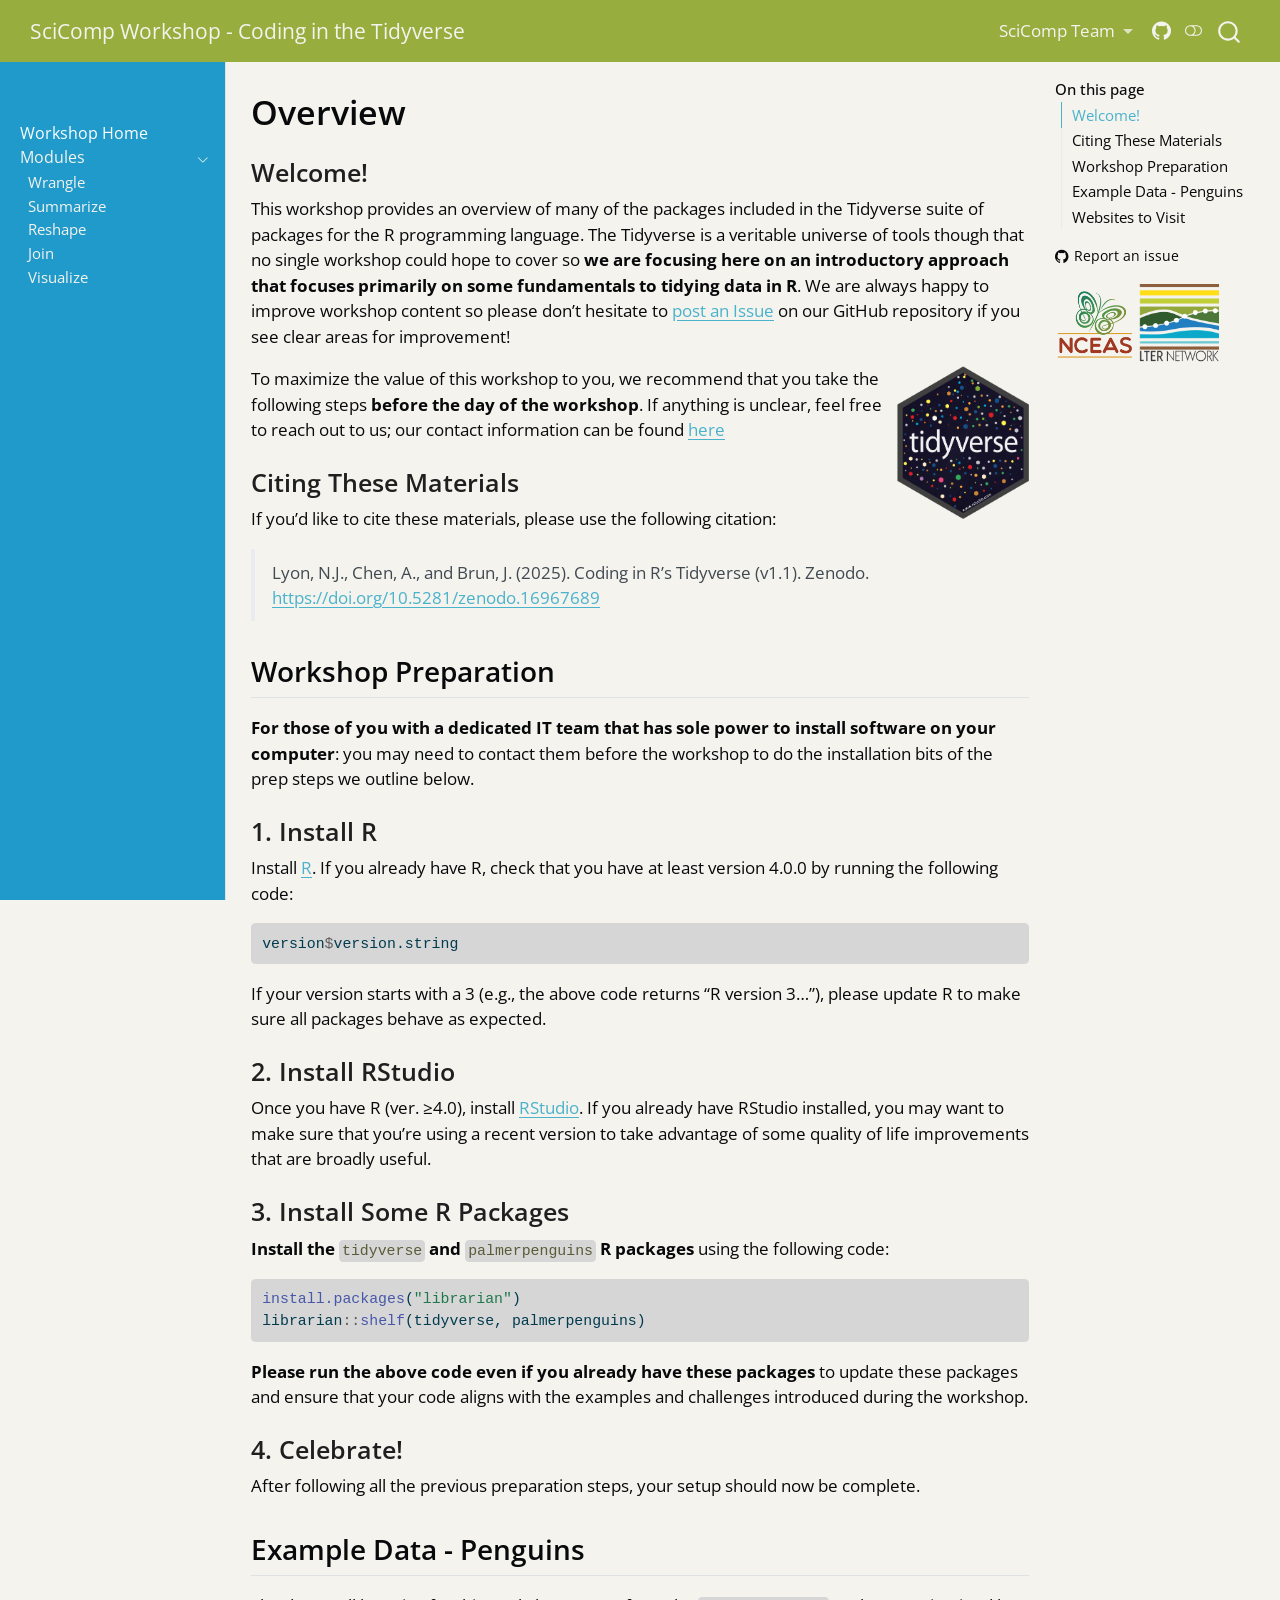
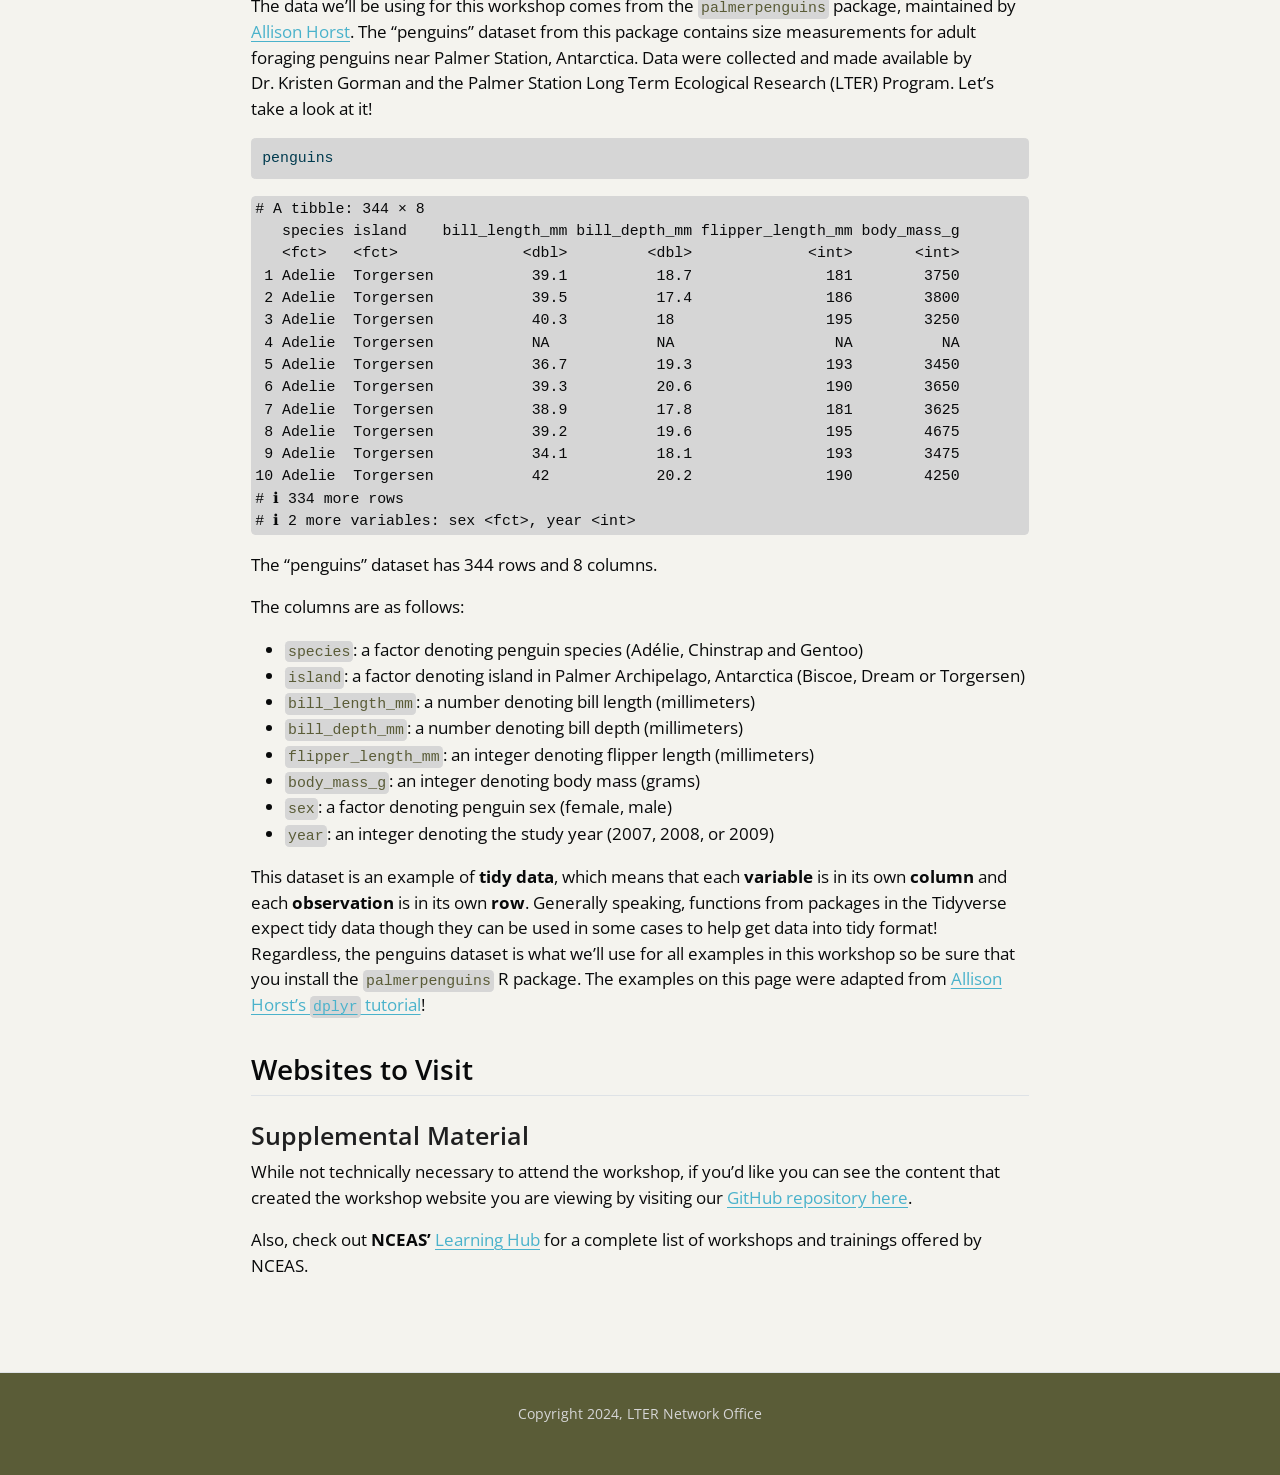
<file: index.html>
<!DOCTYPE html>
<html xmlns="http://www.w3.org/1999/xhtml" lang="en" xml:lang="en"><head>

<meta charset="utf-8">
<meta name="generator" content="quarto-1.10.18">

<meta name="viewport" content="width=device-width, initial-scale=1.0, user-scalable=yes">


<title>Overview – SciComp Workshop - Coding in the Tidyverse</title>
<style>
/* Default styles provided by pandoc.
** See https://pandoc.org/MANUAL.html#variables-for-html for config info.
*/
span.smallcaps{font-variant: small-caps;}
div.columns{display: flex; gap: 1.5em;}
div.column{flex: auto;}
@media screen {
div.columns{gap: min(4vw, 1.5em);}
div.column{overflow-x: auto;}
}
div.hanging-indent{margin-left: 1.5em; text-indent: -1.5em;}
ul.task-list{list-style: none;}
ul.task-list li input[type="checkbox"] {
  width: 0.8em;
  margin: 0 0.8em 0.2em -1em; /* quarto-specific, see https://github.com/quarto-dev/quarto-cli/issues/4556 */ 
  vertical-align: middle;
}
/* CSS for syntax highlighting */
html { -webkit-text-size-adjust: 100%; }
pre > code.sourceCode { white-space: pre; position: relative; }
pre > code.sourceCode > span { display: inline-block; line-height: 1.25; }
pre > code.sourceCode > span:empty { height: 1.2em; }
.sourceCode { overflow: visible; }
code.sourceCode > span { color: inherit; text-decoration: inherit; }
div.sourceCode { margin: 1em 0; }
pre.sourceCode { margin: 0; }
@media screen {
div.sourceCode { overflow: auto; }
}
@media print {
pre > code.sourceCode { white-space: pre-wrap; }
pre > code.sourceCode > span { text-indent: -5em; padding-left: 5em; }
}
pre.numberSource code
  { counter-reset: source-line 0; }
pre.numberSource code > span
  { position: relative; left: -4em; counter-increment: source-line; }
pre.numberSource code > span > a:first-child::before
  { content: counter(source-line);
    position: relative; left: -1em; text-align: right; vertical-align: baseline;
    border: none; display: inline-block;
    -webkit-touch-callout: none; -webkit-user-select: none;
    -khtml-user-select: none; -moz-user-select: none;
    -ms-user-select: none; user-select: none;
    padding: 0 4px; width: 4em;
  }
pre.numberSource { margin-left: 3em;  padding-left: 4px; }
div.sourceCode
  {   }
@media screen {
pre > code.sourceCode > span > a:first-child::before { text-decoration: underline; }
}
</style>


<script src="site_libs/quarto-nav/quarto-nav.js"></script>
<script src="site_libs/quarto-nav/headroom.min.js"></script>
<script src="site_libs/clipboard/clipboard.min.js"></script>
<script src="site_libs/quarto-search/autocomplete.umd.js"></script>
<script src="site_libs/quarto-search/fuse.min.js"></script>
<script src="site_libs/quarto-search/quarto-search.js"></script>
<meta name="quarto:offset" content="./">
<link href="./images/logos/hex_scicomptools.png" rel="icon" type="image/png">
<script src="site_libs/quarto-html/quarto.js" type="module"></script>
<script src="site_libs/quarto-html/tabsets/tabsets.js" type="module"></script>
<script src="site_libs/quarto-html/popper.min.js"></script>
<script src="site_libs/quarto-html/tippy.umd.min.js"></script>
<script src="site_libs/quarto-html/anchor.min.js"></script>
<link href="site_libs/quarto-html/tippy.css" rel="stylesheet">
<link href="site_libs/quarto-html/quarto-syntax-highlighting-64a204ab8560d761af7679ceaba22944.css" rel="stylesheet" class="quarto-color-scheme" id="quarto-text-highlighting-styles">
<link href="site_libs/quarto-html/quarto-syntax-highlighting-dark-b85bc7c33db8c58e0ec93c3465666fed.css" rel="stylesheet" class="quarto-color-scheme quarto-color-alternate" id="quarto-text-highlighting-styles">
<link href="site_libs/quarto-html/quarto-syntax-highlighting-64a204ab8560d761af7679ceaba22944.css" rel="stylesheet" class="quarto-color-scheme-extra" id="quarto-text-highlighting-styles">
<script src="site_libs/bootstrap/bootstrap.min.js"></script>
<link href="site_libs/bootstrap/bootstrap-icons.css" rel="stylesheet">
<link href="site_libs/bootstrap/bootstrap-e203fd712e02d2c1cdf365a28a56f9d6.min.css" rel="stylesheet" append-hash="true" class="quarto-color-scheme" id="quarto-bootstrap" data-mode="light">
<link href="site_libs/bootstrap/bootstrap-dark-60bf092286eb63a1ff808a365e2120e7.min.css" rel="stylesheet" append-hash="true" class="quarto-color-scheme quarto-color-alternate" id="quarto-bootstrap" data-mode="dark">
<link href="site_libs/bootstrap/bootstrap-e203fd712e02d2c1cdf365a28a56f9d6.min.css" rel="stylesheet" append-hash="true" class="quarto-color-scheme-extra" id="quarto-bootstrap" data-mode="light">
<script id="quarto-search-options" type="application/json">{
  "location": "navbar",
  "copy-button": false,
  "collapse-after": 3,
  "panel-placement": "end",
  "type": "overlay",
  "limit": 50,
  "keyboard-shortcut": [
    "f",
    "/",
    "s"
  ],
  "show-item-context": false,
  "language": {
    "search-no-results-text": "No results",
    "search-matching-documents-text": "matching documents",
    "search-copy-link-title": "Copy link to search",
    "search-hide-matches-text": "Hide additional matches",
    "search-more-match-text": "more match in this document",
    "search-more-matches-text": "more matches in this document",
    "search-clear-button-title": "Clear",
    "search-text-placeholder": "",
    "search-detached-cancel-button-title": "Cancel",
    "search-submit-button-title": "Submit",
    "search-label": "Search"
  }
}</script>


<meta name="twitter:title" content="Overview – SciComp Workshop - Coding in the Tidyverse">
<meta name="twitter:description" content="">
<meta name="twitter:image" content="https://lter.github.io/workshop-tidyverse/images/logos/hex_tidyverse.png">
<meta name="twitter:image:alt" content="Hex logo for the Tidyverse R package">
<meta name="twitter:image-height" content="852">
<meta name="twitter:image-width" content="738">
<meta name="twitter:card" content="summary_large_image">
</head>

<body class="nav-sidebar docked nav-fixed quarto-light"><script id="quarto-html-before-body" type="application/javascript">
    const toggleBodyColorMode = (bsSheetEl) => {
      const mode = bsSheetEl.getAttribute("data-mode");
      const bodyEl = window.document.querySelector("body");
      if (mode === "dark") {
        bodyEl.classList.add("quarto-dark");
        bodyEl.classList.remove("quarto-light");
      } else {
        bodyEl.classList.add("quarto-light");
        bodyEl.classList.remove("quarto-dark");
      }
    }
    const toggleBodyColorPrimary = () => {
      const bsSheetEl = window.document.querySelector("link#quarto-bootstrap:not([rel=disabled-stylesheet])");
      if (bsSheetEl) {
        toggleBodyColorMode(bsSheetEl);
      }
    }
    const setColorSchemeToggle = (alternate) => {
      const toggles = window.document.querySelectorAll('.quarto-color-scheme-toggle');
      for (let i=0; i < toggles.length; i++) {
        const toggle = toggles[i];
        if (toggle) {
          if (alternate) {
            toggle.classList.add("alternate");
          } else {
            toggle.classList.remove("alternate");
          }
        }
      }
    };
    const toggleColorMode = (alternate) => {
      // Switch the stylesheets
      const primaryStylesheets = window.document.querySelectorAll('link.quarto-color-scheme:not(.quarto-color-alternate)');
      const alternateStylesheets = window.document.querySelectorAll('link.quarto-color-scheme.quarto-color-alternate');
      manageTransitions('#quarto-margin-sidebar .nav-link', false);
      if (alternate) {
        // note: dark is layered on light, we don't disable primary!
        enableStylesheet(alternateStylesheets);
        for (const sheetNode of alternateStylesheets) {
          if (sheetNode.id === "quarto-bootstrap") {
            toggleBodyColorMode(sheetNode);
          }
        }
      } else {
        disableStylesheet(alternateStylesheets);
        enableStylesheet(primaryStylesheets)
        toggleBodyColorPrimary();
      }
      manageTransitions('#quarto-margin-sidebar .nav-link', true);
      // Switch the toggles
      setColorSchemeToggle(alternate)
      // Hack to workaround the fact that safari doesn't
      // properly recolor the scrollbar when toggling (#1455)
      if (navigator.userAgent.indexOf('Safari') > 0 && navigator.userAgent.indexOf('Chrome') == -1) {
        manageTransitions("body", false);
        window.scrollTo(0, 1);
        setTimeout(() => {
          window.scrollTo(0, 0);
          manageTransitions("body", true);
        }, 40);
      }
    }
    const disableStylesheet = (stylesheets) => {
      for (let i=0; i < stylesheets.length; i++) {
        const stylesheet = stylesheets[i];
        stylesheet.rel = 'disabled-stylesheet';
      }
    }
    const enableStylesheet = (stylesheets) => {
      for (let i=0; i < stylesheets.length; i++) {
        const stylesheet = stylesheets[i];
        if(stylesheet.rel !== 'stylesheet') { // for Chrome, which will still FOUC without this check
          stylesheet.rel = 'stylesheet';
        }
      }
    }
    const manageTransitions = (selector, allowTransitions) => {
      const els = window.document.querySelectorAll(selector);
      for (let i=0; i < els.length; i++) {
        const el = els[i];
        if (allowTransitions) {
          el.classList.remove('notransition');
        } else {
          el.classList.add('notransition');
        }
      }
    }
    const isFileUrl = () => {
      return window.location.protocol === 'file:';
    }
    const hasAlternateSentinel = () => {
      let styleSentinel = getColorSchemeSentinel();
      if (styleSentinel !== null) {
        return styleSentinel === "alternate";
      } else {
        return false;
      }
    }
    const setStyleSentinel = (alternate) => {
      const value = alternate ? "alternate" : "default";
      if (!isFileUrl()) {
        window.localStorage.setItem("quarto-color-scheme", value);
      } else {
        localAlternateSentinel = value;
      }
    }
    const getColorSchemeSentinel = () => {
      if (!isFileUrl()) {
        const storageValue = window.localStorage.getItem("quarto-color-scheme");
        return storageValue != null ? storageValue : localAlternateSentinel;
      } else {
        return localAlternateSentinel;
      }
    }
    const toggleGiscusIfUsed = (isAlternate, darkModeDefault) => {
      const baseTheme = document.querySelector('#giscus-base-theme')?.value ?? 'light';
      const alternateTheme = document.querySelector('#giscus-alt-theme')?.value ?? 'dark';
      let newTheme = '';
      if(authorPrefersDark) {
        newTheme = isAlternate ? baseTheme : alternateTheme;
      } else {
        newTheme = isAlternate ? alternateTheme : baseTheme;
      }
      const changeGiscusTheme = () => {
        // From: https://github.com/giscus/giscus/issues/336
        const sendMessage = (message) => {
          const iframe = document.querySelector('iframe.giscus-frame');
          if (!iframe) return;
          iframe.contentWindow.postMessage({ giscus: message }, 'https://giscus.app');
        }
        sendMessage({
          setConfig: {
            theme: newTheme
          }
        });
      }
      const isGiscussLoaded = window.document.querySelector('iframe.giscus-frame') !== null;
      if (isGiscussLoaded) {
        changeGiscusTheme();
      }
    };
    const authorPrefersDark = false;
    const darkModeDefault = authorPrefersDark;
      document.querySelector('link#quarto-text-highlighting-styles.quarto-color-scheme-extra').rel = 'disabled-stylesheet';
      document.querySelector('link#quarto-bootstrap.quarto-color-scheme-extra').rel = 'disabled-stylesheet';
    let localAlternateSentinel = darkModeDefault ? 'alternate' : 'default';
    // Dark / light mode switch
    window.quartoToggleColorScheme = () => {
      // Read the current dark / light value
      let toAlternate = !hasAlternateSentinel();
      toggleColorMode(toAlternate);
      setStyleSentinel(toAlternate);
      toggleGiscusIfUsed(toAlternate, darkModeDefault);
      window.dispatchEvent(new Event('resize'));
    };
    // Switch to dark mode if need be
    if (hasAlternateSentinel()) {
      toggleColorMode(true);
    } else {
      toggleColorMode(false);
    }
  </script>

<div id="quarto-search-results"></div>
  <header id="quarto-header" class="headroom fixed-top">
    <nav class="navbar navbar-expand-lg " data-bs-theme="dark">
      <div class="navbar-container container-fluid">
      <div class="navbar-brand-container mx-auto">
    <a class="navbar-brand" href="./index.html">
    <span class="navbar-title">SciComp Workshop - Coding in the Tidyverse</span>
    </a>
  </div>
            <div id="quarto-search" class="" title="Search"></div>
          <button class="navbar-toggler" type="button" data-bs-toggle="collapse" data-bs-target="#navbarCollapse" aria-controls="navbarCollapse" role="menu" aria-expanded="false" aria-label="Toggle navigation" onclick="if (window.quartoToggleHeadroom) { window.quartoToggleHeadroom(); }">
  <span class="navbar-toggler-icon"></span>
</button>
          <div class="collapse navbar-collapse" id="navbarCollapse">
            <ul class="navbar-nav navbar-nav-scroll ms-auto">
  <li class="nav-item dropdown ">
    <a class="nav-link dropdown-toggle" href="#" id="nav-menu-scicomp-team" role="link" data-bs-toggle="dropdown" aria-expanded="false">
 <span class="menu-text">SciComp Team</span>
    </a>
    <ul class="dropdown-menu dropdown-menu-end" aria-labelledby="nav-menu-scicomp-team">    
        <li>
    <a class="dropdown-item" href="https://lter.github.io/scicomp/">
 <span class="dropdown-text">Home</span></a>
  </li>  
        <li>
    <a class="dropdown-item" href="https://lter.github.io/scicomp/staff.html">
 <span class="dropdown-text">People</span></a>
  </li>  
    </ul>
  </li>
  <li class="nav-item compact">
    <a class="nav-link" href="https://github.com/lter/workshop-tidyverse"> <i class="bi bi-github" role="img">
</i> 
<span class="menu-text"></span></a>
  </li>  
</ul>
          </div> <!-- /navcollapse -->
            <div class="quarto-navbar-tools">
  <a href="" class="quarto-color-scheme-toggle quarto-navigation-tool  px-1" onclick="window.quartoToggleColorScheme(); return false;" title="Toggle dark mode"><i class="bi"></i></a>
</div>
      </div> <!-- /container-fluid -->
    </nav>
  <nav class="quarto-secondary-nav">
    <div class="container-fluid d-flex">
      <button type="button" class="quarto-btn-toggle btn" data-bs-toggle="collapse" role="button" data-bs-target=".quarto-sidebar-collapse-item" aria-controls="quarto-sidebar" aria-expanded="false" aria-label="Toggle sidebar navigation" onclick="if (window.quartoToggleHeadroom) { window.quartoToggleHeadroom(); }">
        <i class="bi bi-layout-text-sidebar-reverse"></i>
      </button>
        <nav class="quarto-page-breadcrumbs" aria-label="breadcrumb"><ol class="breadcrumb"><li class="breadcrumb-item"><a href="./index.html">Workshop Home</a></li></ol></nav>
        <a class="flex-grow-1" role="navigation" data-bs-toggle="collapse" data-bs-target=".quarto-sidebar-collapse-item" aria-controls="quarto-sidebar" aria-expanded="false" aria-label="Toggle sidebar navigation" onclick="if (window.quartoToggleHeadroom) { window.quartoToggleHeadroom(); }">      
        </a>
      <button type="button" class="btn quarto-search-button" aria-label="Search" onclick="window.quartoOpenSearch();">
        <i class="bi bi-search"></i>
      </button>
    </div>
  </nav>
</header>
<!-- content -->
<div id="quarto-content" class="quarto-container page-columns page-rows-contents page-layout-article page-navbar">
<!-- sidebar -->
  <nav id="quarto-sidebar" class="sidebar collapse collapse-horizontal quarto-sidebar-collapse-item sidebar-navigation docked overflow-auto">
        <div class="mt-2 flex-shrink-0 align-items-center">
        <div class="sidebar-search">
        <div id="quarto-search" class="" title="Search"></div>
        </div>
        </div>
    <div class="sidebar-menu-container"> 
    <ul class="list-unstyled mt-1">
        <li class="sidebar-item">
  <div class="sidebar-item-container"> 
  <a href="./index.html" class="sidebar-item-text sidebar-link active">
 <span class="menu-text">Workshop Home</span></a>
  </div>
</li>
        <li class="sidebar-item sidebar-item-section">
      <div class="sidebar-item-container"> 
            <a class="sidebar-item-text sidebar-link text-start" data-bs-toggle="collapse" data-bs-target="#quarto-sidebar-section-1" role="navigation" aria-expanded="true">
 <span class="menu-text">Modules</span></a>
          <a class="sidebar-item-toggle text-start" data-bs-toggle="collapse" data-bs-target="#quarto-sidebar-section-1" role="navigation" aria-expanded="true" aria-label="Toggle section">
            <i class="bi bi-chevron-right ms-2"></i>
          </a> 
      </div>
      <ul id="quarto-sidebar-section-1" class="collapse list-unstyled sidebar-section depth1 show">  
          <li class="sidebar-item">
  <div class="sidebar-item-container"> 
  <a href="./wrangle.html" class="sidebar-item-text sidebar-link">
 <span class="menu-text">Wrangle</span></a>
  </div>
</li>
          <li class="sidebar-item">
  <div class="sidebar-item-container"> 
  <a href="./summarize.html" class="sidebar-item-text sidebar-link">
 <span class="menu-text">Summarize</span></a>
  </div>
</li>
          <li class="sidebar-item">
  <div class="sidebar-item-container"> 
  <a href="./reshape.html" class="sidebar-item-text sidebar-link">
 <span class="menu-text">Reshape</span></a>
  </div>
</li>
          <li class="sidebar-item">
  <div class="sidebar-item-container"> 
  <a href="./join.html" class="sidebar-item-text sidebar-link">
 <span class="menu-text">Join</span></a>
  </div>
</li>
          <li class="sidebar-item">
  <div class="sidebar-item-container"> 
  <a href="./visualize.html" class="sidebar-item-text sidebar-link">
 <span class="menu-text">Visualize</span></a>
  </div>
</li>
      </ul>
  </li>
    </ul>
    </div>
</nav>
<div id="quarto-sidebar-glass" class="quarto-sidebar-collapse-item" data-bs-toggle="collapse" data-bs-target=".quarto-sidebar-collapse-item"></div>
<!-- margin-sidebar -->
    <div id="quarto-margin-sidebar" class="sidebar margin-sidebar">
        <nav id="TOC" role="doc-toc" class="toc-active">
    <h2 id="toc-title">On this page</h2>
   
  <ul>
  <li><a href="#welcome" id="toc-welcome" class="nav-link active" data-scroll-target="#welcome">Welcome!</a></li>
  <li><a href="#citing-these-materials" id="toc-citing-these-materials" class="nav-link" data-scroll-target="#citing-these-materials">Citing These Materials</a></li>
  <li><a href="#workshop-preparation" id="toc-workshop-preparation" class="nav-link" data-scroll-target="#workshop-preparation">Workshop Preparation</a>
  <ul class="collapse">
  <li><a href="#install-r" id="toc-install-r" class="nav-link" data-scroll-target="#install-r">1. Install R</a></li>
  <li><a href="#install-rstudio" id="toc-install-rstudio" class="nav-link" data-scroll-target="#install-rstudio">2. Install RStudio</a></li>
  <li><a href="#install-some-r-packages" id="toc-install-some-r-packages" class="nav-link" data-scroll-target="#install-some-r-packages">3. Install Some R Packages</a></li>
  <li><a href="#celebrate" id="toc-celebrate" class="nav-link" data-scroll-target="#celebrate">4. Celebrate!</a></li>
  </ul></li>
  <li><a href="#example-data---penguins" id="toc-example-data---penguins" class="nav-link" data-scroll-target="#example-data---penguins">Example Data - Penguins</a></li>
  <li><a href="#websites-to-visit" id="toc-websites-to-visit" class="nav-link" data-scroll-target="#websites-to-visit">Websites to Visit</a>
  <ul class="collapse">
  <li><a href="#supplemental-material" id="toc-supplemental-material" class="nav-link" data-scroll-target="#supplemental-material">Supplemental Material</a></li>
  </ul></li>
  </ul>
<div class="toc-actions"><ul><li><a href="https://github.com/lter/workshop-tidyverse/issues/new" class="toc-action"><i class="bi bi-github"></i>Report an issue</a></li></ul></div></nav>
    <div class="quarto-margin-footer"><div class="margin-footer-item">
<p><img src="images/logos/logo_nceas.png" alt="Logo for the National Center for Ecological Analysis and Synthesis (NCEAS)" width="40%"> <img src="images/logos/logo_lter.png" alt="Logo for the Long Term Ecological Research (LTER) Network" width="40%"></p>
</div></div></div>
<!-- main -->
<main class="content" id="quarto-document-content">


<header id="title-block-header" class="quarto-title-block default">
<div class="quarto-title">
<h1 class="title">Overview</h1>
</div>



<div class="quarto-title-meta">

    
  
    
  </div>
  


</header>


<section id="welcome" class="level3">
<h3 class="anchored" data-anchor-id="welcome">Welcome!</h3>
<p>This workshop provides an overview of many of the packages included in the Tidyverse suite of packages for the R programming language. The Tidyverse is a veritable universe of tools though that no single workshop could hope to cover so <strong>we are focusing here on an introductory approach that focuses primarily on some fundamentals to tidying data in R</strong>. We are always happy to improve workshop content so please don’t hesitate to <a href="https://github.com/lter/workshop-tidyverse/issues">post an Issue</a> on our GitHub repository if you see clear areas for improvement!</p>
<p><img src="images/logos/hex_tidyverse.png" alt="Hex logo for the Tidyverse R package" align="right" width="17%"></p>
<p>To maximize the value of this workshop to you, we recommend that you take the following steps <strong>before the day of the workshop</strong>. If anything is unclear, feel free to reach out to us; our contact information can be found <a href="https://lter.github.io/scicomp/staff.html">here</a></p>
</section>
<section id="citing-these-materials" class="level3">
<h3 class="anchored" data-anchor-id="citing-these-materials">Citing These Materials</h3>
<p>If you’d like to cite these materials, please use the following citation:</p>
<blockquote class="blockquote">
<p>Lyon, N.J., Chen, A., and Brun, J. (2025). Coding in R’s Tidyverse (v1.1). Zenodo. <a href="https://doi.org/10.5281/zenodo.16967689">https://doi.org/10.5281/zenodo.16967689</a></p>
</blockquote>
</section>
<section id="workshop-preparation" class="level2">
<h2 class="anchored" data-anchor-id="workshop-preparation">Workshop Preparation</h2>
<p><strong>For those of you with a dedicated IT team that has sole power to install software on your computer</strong>: you may need to contact them before the workshop to do the installation bits of the prep steps we outline below.</p>
<section id="install-r" class="level3">
<h3 class="anchored" data-anchor-id="install-r">1. Install R</h3>
<p>Install <a href="https://www.r-project.org/">R</a>. If you already have R, check that you have at least version 4.0.0 by running the following code:</p>
<div class="cell">
<div class="code-copy-outer-scaffold"><div class="sourceCode cell-code" id="cb1"><pre class="sourceCode r code-with-copy"><code class="sourceCode r"><span id="cb1-1"><a href="#cb1-1" aria-hidden="true" tabindex="-1"></a>version<span class="sc">$</span>version.string</span></code></pre></div><button title="Copy to Clipboard" class="code-copy-button"><i class="bi"></i></button></div>
</div>
<p>If your version starts with a 3 (e.g., the above code returns “R version 3…”), please update R to make sure all packages behave as expected.</p>
</section>
<section id="install-rstudio" class="level3">
<h3 class="anchored" data-anchor-id="install-rstudio">2. Install RStudio</h3>
<p>Once you have R (ver. ≥4.0), install <a href="https://www.rstudio.com/products/rstudio/download/">RStudio</a>. If you already have RStudio installed, you may want to make sure that you’re using a recent version to take advantage of some quality of life improvements that are broadly useful.</p>
</section>
<section id="install-some-r-packages" class="level3">
<h3 class="anchored" data-anchor-id="install-some-r-packages">3. Install Some R Packages</h3>
<p><strong>Install the <code>tidyverse</code> and <code>palmerpenguins</code> R packages</strong> using the following code:</p>
<div class="cell">
<div class="code-copy-outer-scaffold"><div class="sourceCode cell-code" id="cb2"><pre class="sourceCode r code-with-copy"><code class="sourceCode r"><span id="cb2-1"><a href="#cb2-1" aria-hidden="true" tabindex="-1"></a><span class="fu">install.packages</span>(<span class="st">"librarian"</span>)</span>
<span id="cb2-2"><a href="#cb2-2" aria-hidden="true" tabindex="-1"></a>librarian<span class="sc">::</span><span class="fu">shelf</span>(tidyverse, palmerpenguins)</span></code></pre></div><button title="Copy to Clipboard" class="code-copy-button"><i class="bi"></i></button></div>
</div>
<p><strong>Please run the above code even if you already have these packages</strong> to update these packages and ensure that your code aligns with the examples and challenges introduced during the workshop.</p>
</section>
<section id="celebrate" class="level3">
<h3 class="anchored" data-anchor-id="celebrate">4. Celebrate!</h3>
<p>After following all the previous preparation steps, your setup should now be complete.</p>
</section>
</section>
<section id="example-data---penguins" class="level2">
<h2 class="anchored" data-anchor-id="example-data---penguins">Example Data - Penguins</h2>
<p>The data we’ll be using for this workshop comes from the <code>palmerpenguins</code> package, maintained by <a href="https://allisonhorst.com/">Allison Horst</a>. The “penguins” dataset from this package contains size measurements for adult foraging penguins near Palmer Station, Antarctica. Data were collected and made available by Dr.&nbsp;Kristen Gorman and the Palmer Station Long Term Ecological Research (LTER) Program. Let’s take a look at it!</p>
<div class="cell">
<div class="code-copy-outer-scaffold"><div class="sourceCode cell-code" id="cb3"><pre class="sourceCode r code-with-copy"><code class="sourceCode r"><span id="cb3-1"><a href="#cb3-1" aria-hidden="true" tabindex="-1"></a>penguins</span></code></pre></div><button title="Copy to Clipboard" class="code-copy-button"><i class="bi"></i></button></div>
<div class="cell-output cell-output-stdout">
<pre><code># A tibble: 344 × 8
   species island    bill_length_mm bill_depth_mm flipper_length_mm body_mass_g
   &lt;fct&gt;   &lt;fct&gt;              &lt;dbl&gt;         &lt;dbl&gt;             &lt;int&gt;       &lt;int&gt;
 1 Adelie  Torgersen           39.1          18.7               181        3750
 2 Adelie  Torgersen           39.5          17.4               186        3800
 3 Adelie  Torgersen           40.3          18                 195        3250
 4 Adelie  Torgersen           NA            NA                  NA          NA
 5 Adelie  Torgersen           36.7          19.3               193        3450
 6 Adelie  Torgersen           39.3          20.6               190        3650
 7 Adelie  Torgersen           38.9          17.8               181        3625
 8 Adelie  Torgersen           39.2          19.6               195        4675
 9 Adelie  Torgersen           34.1          18.1               193        3475
10 Adelie  Torgersen           42            20.2               190        4250
# ℹ 334 more rows
# ℹ 2 more variables: sex &lt;fct&gt;, year &lt;int&gt;</code></pre>
</div>
</div>
<p>The “penguins” dataset has 344 rows and 8 columns.</p>
<p>The columns are as follows:</p>
<ul>
<li><code>species</code>: a factor denoting penguin species (Adélie, Chinstrap and Gentoo)</li>
<li><code>island</code>: a factor denoting island in Palmer Archipelago, Antarctica (Biscoe, Dream or Torgersen)</li>
<li><code>bill_length_mm</code>: a number denoting bill length (millimeters)</li>
<li><code>bill_depth_mm</code>: a number denoting bill depth (millimeters)</li>
<li><code>flipper_length_mm</code>: an integer denoting flipper length (millimeters)</li>
<li><code>body_mass_g</code>: an integer denoting body mass (grams)</li>
<li><code>sex</code>: a factor denoting penguin sex (female, male)</li>
<li><code>year</code>: an integer denoting the study year (2007, 2008, or 2009)</li>
</ul>
<p>This dataset is an example of <strong>tidy data</strong>, which means that each <strong>variable</strong> is in its own <strong>column</strong> and each <strong>observation</strong> is in its own <strong>row</strong>. Generally speaking, functions from packages in the Tidyverse expect tidy data though they can be used in some cases to help get data into tidy format! Regardless, the penguins dataset is what we’ll use for all examples in this workshop so be sure that you install the <code>palmerpenguins</code> R package. The examples on this page were adapted from <a href="https://allisonhorst.shinyapps.io/dplyr-learnr/#section-welcome">Allison Horst’s <code>dplyr</code> tutorial</a>!</p>
</section>
<section id="websites-to-visit" class="level2">
<h2 class="anchored" data-anchor-id="websites-to-visit">Websites to Visit</h2>
<section id="supplemental-material" class="level3">
<h3 class="anchored" data-anchor-id="supplemental-material">Supplemental Material</h3>
<p>While not technically necessary to attend the workshop, if you’d like you can see the content that created the workshop website you are viewing by visiting our <a href="https://github.com/lter/workshop-tidyverse">GitHub repository here</a>.</p>
<p>Also, check out <strong>NCEAS’ <a href="https://www.nceas.ucsb.edu/learning-hub">Learning Hub</a></strong> for a complete list of workshops and trainings offered by NCEAS.</p>


</section>
</section>

</main> <!-- /main -->
<script id="quarto-html-after-body" type="application/javascript">
  window.document.addEventListener("DOMContentLoaded", function (event) {
    // Ensure there is a toggle, if there isn't float one in the top right
    if (window.document.querySelector('.quarto-color-scheme-toggle') === null) {
      const a = window.document.createElement('a');
      a.classList.add('top-right');
      a.classList.add('quarto-color-scheme-toggle');
      a.href = "";
      a.onclick = function() { try { window.quartoToggleColorScheme(); } catch {} return false; };
      const i = window.document.createElement("i");
      i.classList.add('bi');
      a.appendChild(i);
      window.document.body.appendChild(a);
    }
    setColorSchemeToggle(hasAlternateSentinel())
    const icon = "";
    const anchorJS = new window.AnchorJS();
    anchorJS.options = {
      placement: 'right',
      icon: icon
    };
    anchorJS.add('.anchored');
    const isCodeAnnotation = (el) => {
      for (const clz of el.classList) {
        if (clz.startsWith('code-annotation-')) {                     
          return true;
        }
      }
      return false;
    }
    const onCopySuccess = function(e) {
      // button target
      const button = e.trigger;
      // don't keep focus
      button.blur();
      // flash "checked"
      button.classList.add('code-copy-button-checked');
      var currentTitle = button.getAttribute("title");
      button.setAttribute("title", "Copied!");
      let tooltip;
      if (window.bootstrap) {
        button.setAttribute("data-bs-toggle", "tooltip");
        button.setAttribute("data-bs-placement", "left");
        button.setAttribute("data-bs-title", "Copied!");
        tooltip = new bootstrap.Tooltip(button, 
          { trigger: "manual", 
            customClass: "code-copy-button-tooltip",
            offset: [0, -8]});
        tooltip.show();    
      }
      setTimeout(function() {
        if (tooltip) {
          tooltip.hide();
          button.removeAttribute("data-bs-title");
          button.removeAttribute("data-bs-toggle");
          button.removeAttribute("data-bs-placement");
        }
        button.setAttribute("title", currentTitle);
        button.classList.remove('code-copy-button-checked');
      }, 1000);
      // clear code selection
      e.clearSelection();
    }
    const getTextToCopy = function(trigger) {
      const outerScaffold = trigger.parentElement.cloneNode(true);
      const codeEl = outerScaffold.querySelector('code');
      for (const childEl of codeEl.children) {
        if (isCodeAnnotation(childEl)) {
          childEl.remove();
        }
      }
      return codeEl.innerText;
    }
    const clipboard = new window.ClipboardJS('.code-copy-button:not([data-in-quarto-modal])', {
      text: getTextToCopy
    });
    clipboard.on('success', onCopySuccess);
    if (window.document.getElementById('quarto-embedded-source-code-modal')) {
      const clipboardModal = new window.ClipboardJS('.code-copy-button[data-in-quarto-modal]', {
        text: getTextToCopy,
        container: window.document.getElementById('quarto-embedded-source-code-modal')
      });
      clipboardModal.on('success', onCopySuccess);
    }
      var localhostRegex = new RegExp(/^(?:http|https):\/\/localhost\:?[0-9]*\//);
      var mailtoRegex = new RegExp(/^mailto:/);
        var filterRegex = new RegExp("https:\/\/lter\.github\.io\/workshop-tidyverse\/");
      var isInternal = (href) => {
          return filterRegex.test(href) || localhostRegex.test(href) || mailtoRegex.test(href);
      }
      // Inspect non-navigation links and adorn them if external
     var links = window.document.querySelectorAll('a[href]:not(.nav-link):not(.navbar-brand):not(.toc-action):not(.sidebar-link):not(.sidebar-item-toggle):not(.pagination-link):not(.no-external):not([aria-hidden]):not(.dropdown-item):not(.quarto-navigation-tool):not(.about-link)');
      for (var i=0; i<links.length; i++) {
        const link = links[i];
        if (!isInternal(link.href)) {
          // undo the damage that might have been done by quarto-nav.js in the case of
          // links that we want to consider external
          if (link.dataset.originalHref !== undefined) {
            link.href = link.dataset.originalHref;
          }
            // target, if specified
            link.setAttribute("target", "_blank");
            if (link.getAttribute("rel") === null) {
              link.setAttribute("rel", "noopener");
            }
        }
      }
    function tippyHover(el, contentFn, onTriggerFn, onUntriggerFn) {
      const config = {
        allowHTML: true,
        maxWidth: 500,
        delay: 100,
        arrow: false,
        appendTo: function(el) {
            return el.parentElement;
        },
        interactive: true,
        interactiveBorder: 10,
        theme: 'quarto',
        placement: 'bottom-start',
      };
      if (contentFn) {
        config.content = contentFn;
      }
      if (onTriggerFn) {
        config.onTrigger = onTriggerFn;
      }
      if (onUntriggerFn) {
        config.onUntrigger = onUntriggerFn;
      }
      window.tippy(el, config); 
    }
    const noterefs = window.document.querySelectorAll('a[role="doc-noteref"]');
    for (var i=0; i<noterefs.length; i++) {
      const ref = noterefs[i];
      tippyHover(ref, function() {
        // use id or data attribute instead here
        let href = ref.getAttribute('data-footnote-href') || ref.getAttribute('href');
        try { href = new URL(href).hash; } catch {}
        const id = href.replace(/^#\/?/, "");
        const note = window.document.getElementById(id);
        if (note) {
          return note.innerHTML;
        } else {
          return "";
        }
      });
    }
    const xrefs = window.document.querySelectorAll('a.quarto-xref');
    const processXRef = (id, note) => {
      // Strip column container classes
      const stripColumnClz = (el) => {
        el.classList.remove("page-full", "page-columns");
        if (el.children) {
          for (const child of el.children) {
            stripColumnClz(child);
          }
        }
      }
      stripColumnClz(note)
      if (id === null || id.startsWith('sec-')) {
        // Special case sections, only their first couple elements
        const container = document.createElement("div");
        if (note.children && note.children.length > 2) {
          container.appendChild(note.children[0].cloneNode(true));
          for (let i = 1; i < note.children.length; i++) {
            const child = note.children[i];
            if (child.tagName === "P" && child.innerText === "") {
              continue;
            } else {
              container.appendChild(child.cloneNode(true));
              break;
            }
          }
          if (window.Quarto?.typesetMath) {
            window.Quarto.typesetMath(container);
          }
          return container.innerHTML
        } else {
          if (window.Quarto?.typesetMath) {
            window.Quarto.typesetMath(note);
          }
          return note.innerHTML;
        }
      } else {
        // Remove any anchor links if they are present
        const anchorLink = note.querySelector('a.anchorjs-link');
        if (anchorLink) {
          anchorLink.remove();
        }
        if (window.Quarto?.typesetMath) {
          window.Quarto.typesetMath(note);
        }
        if (note.classList.contains("callout")) {
          return note.outerHTML;
        } else {
          return note.innerHTML;
        }
      }
    }
    for (var i=0; i<xrefs.length; i++) {
      const xref = xrefs[i];
      tippyHover(xref, undefined, function(instance) {
        instance.disable();
        let url = xref.getAttribute('href');
        let hash = undefined; 
        if (url.startsWith('#')) {
          hash = url;
        } else {
          try { hash = new URL(url).hash; } catch {}
        }
        if (hash) {
          const id = hash.replace(/^#\/?/, "");
          const note = window.document.getElementById(id);
          if (note !== null) {
            try {
              const html = processXRef(id, note.cloneNode(true));
              instance.setContent(html);
            } finally {
              instance.enable();
              instance.show();
            }
          } else {
            // See if we can fetch this
            fetch(url.split('#')[0])
            .then(res => res.text())
            .then(html => {
              const parser = new DOMParser();
              const htmlDoc = parser.parseFromString(html, "text/html");
              const note = htmlDoc.getElementById(id);
              if (note !== null) {
                const html = processXRef(id, note);
                instance.setContent(html);
              } 
            }).finally(() => {
              instance.enable();
              instance.show();
            });
          }
        } else {
          // See if we can fetch a full url (with no hash to target)
          // This is a special case and we should probably do some content thinning / targeting
          fetch(url)
          .then(res => res.text())
          .then(html => {
            const parser = new DOMParser();
            const htmlDoc = parser.parseFromString(html, "text/html");
            const note = htmlDoc.querySelector('main.content');
            if (note !== null) {
              // This should only happen for chapter cross references
              // (since there is no id in the URL)
              // remove the first header
              if (note.children.length > 0 && note.children[0].tagName === "HEADER") {
                note.children[0].remove();
              }
              const html = processXRef(null, note);
              instance.setContent(html);
            } 
          }).finally(() => {
            instance.enable();
            instance.show();
          });
        }
      }, function(instance) {
      });
    }
        let selectedAnnoteEl;
        const selectorForAnnotation = ( cell, annotation) => {
          let cellAttr = 'data-code-cell="' + cell + '"';
          let lineAttr = 'data-code-annotation="' +  annotation + '"';
          const selector = 'span[' + cellAttr + '][' + lineAttr + ']';
          return selector;
        }
        const selectCodeLines = (annoteEl) => {
          const doc = window.document;
          const targetCell = annoteEl.getAttribute("data-target-cell");
          const targetAnnotation = annoteEl.getAttribute("data-target-annotation");
          const annoteSpan = window.document.querySelector(selectorForAnnotation(targetCell, targetAnnotation));
          const lines = annoteSpan.getAttribute("data-code-lines").split(",");
          const lineIds = lines.map((line) => {
            return targetCell + "-" + line;
          })
          let top = null;
          let height = null;
          let parent = null;
          if (lineIds.length > 0) {
              //compute the position of the single el (top and bottom and make a div)
              const el = window.document.getElementById(lineIds[0]);
              top = el.offsetTop;
              height = el.offsetHeight;
              parent = el.parentElement.parentElement;
            if (lineIds.length > 1) {
              const lastEl = window.document.getElementById(lineIds[lineIds.length - 1]);
              const bottom = lastEl.offsetTop + lastEl.offsetHeight;
              height = bottom - top;
            }
            if (top !== null && height !== null && parent !== null) {
              // cook up a div (if necessary) and position it 
              let div = window.document.getElementById("code-annotation-line-highlight");
              if (div === null) {
                div = window.document.createElement("div");
                div.setAttribute("id", "code-annotation-line-highlight");
                div.style.position = 'absolute';
                parent.appendChild(div);
              }
              div.style.top = top - 2 + "px";
              div.style.height = height + 4 + "px";
              div.style.left = 0;
              let gutterDiv = window.document.getElementById("code-annotation-line-highlight-gutter");
              if (gutterDiv === null) {
                gutterDiv = window.document.createElement("div");
                gutterDiv.setAttribute("id", "code-annotation-line-highlight-gutter");
                gutterDiv.style.position = 'absolute';
                const codeCell = window.document.getElementById(targetCell);
                const gutter = codeCell.querySelector('.code-annotation-gutter');
                gutter.appendChild(gutterDiv);
              }
              gutterDiv.style.top = top - 2 + "px";
              gutterDiv.style.height = height + 4 + "px";
            }
            selectedAnnoteEl = annoteEl;
          }
        };
        const unselectCodeLines = () => {
          const elementsIds = ["code-annotation-line-highlight", "code-annotation-line-highlight-gutter"];
          elementsIds.forEach((elId) => {
            const div = window.document.getElementById(elId);
            if (div) {
              div.remove();
            }
          });
          selectedAnnoteEl = undefined;
        };
          // Handle positioning of the toggle
      window.addEventListener(
        "resize",
        throttle(() => {
          elRect = undefined;
          if (selectedAnnoteEl) {
            selectCodeLines(selectedAnnoteEl);
          }
        }, 10)
      );
      function throttle(fn, ms) {
      let throttle = false;
      let timer;
        return (...args) => {
          if(!throttle) { // first call gets through
              fn.apply(this, args);
              throttle = true;
          } else { // all the others get throttled
              if(timer) clearTimeout(timer); // cancel #2
              timer = setTimeout(() => {
                fn.apply(this, args);
                timer = throttle = false;
              }, ms);
          }
        };
      }
        // Attach click handler to the DT
        const annoteDls = window.document.querySelectorAll('dt[data-target-cell]');
        for (const annoteDlNode of annoteDls) {
          annoteDlNode.addEventListener('click', (event) => {
            const clickedEl = event.target;
            if (clickedEl !== selectedAnnoteEl) {
              unselectCodeLines();
              const activeEl = window.document.querySelector('dt[data-target-cell].code-annotation-active');
              if (activeEl) {
                activeEl.classList.remove('code-annotation-active');
              }
              selectCodeLines(clickedEl);
              clickedEl.classList.add('code-annotation-active');
            } else {
              // Unselect the line
              unselectCodeLines();
              clickedEl.classList.remove('code-annotation-active');
            }
          });
        }
    const findCites = (el) => {
      const parentEl = el.parentElement;
      if (parentEl) {
        const cites = parentEl.dataset.cites;
        if (cites) {
          return {
            el,
            cites: cites.split(' ')
          };
        } else {
          return findCites(el.parentElement)
        }
      } else {
        return undefined;
      }
    };
    var bibliorefs = window.document.querySelectorAll('a[role="doc-biblioref"]');
    for (var i=0; i<bibliorefs.length; i++) {
      const ref = bibliorefs[i];
      const citeInfo = findCites(ref);
      if (citeInfo) {
        tippyHover(citeInfo.el, function() {
          var popup = window.document.createElement('div');
          citeInfo.cites.forEach(function(cite) {
            var citeDiv = window.document.createElement('div');
            citeDiv.classList.add('hanging-indent');
            citeDiv.classList.add('csl-entry');
            var biblioDiv = window.document.getElementById('ref-' + cite);
            if (biblioDiv) {
              citeDiv.innerHTML = biblioDiv.innerHTML;
            }
            popup.appendChild(citeDiv);
          });
          return popup.innerHTML;
        });
      }
    }
  });
  </script>
</div> <!-- /content -->
<footer class="footer">
  <div class="nav-footer">
    <div class="nav-footer-left">
      &nbsp;
    </div>   
    <div class="nav-footer-center">
<p>Copyright 2024, LTER Network Office</p>
<div class="toc-actions d-sm-block d-md-none"><ul><li><a href="https://github.com/lter/workshop-tidyverse/issues/new" class="toc-action"><i class="bi bi-github"></i>Report an issue</a></li></ul></div></div>
    <div class="nav-footer-right">
      &nbsp;
    </div>
  </div>
</footer>




</body></html>
</file>
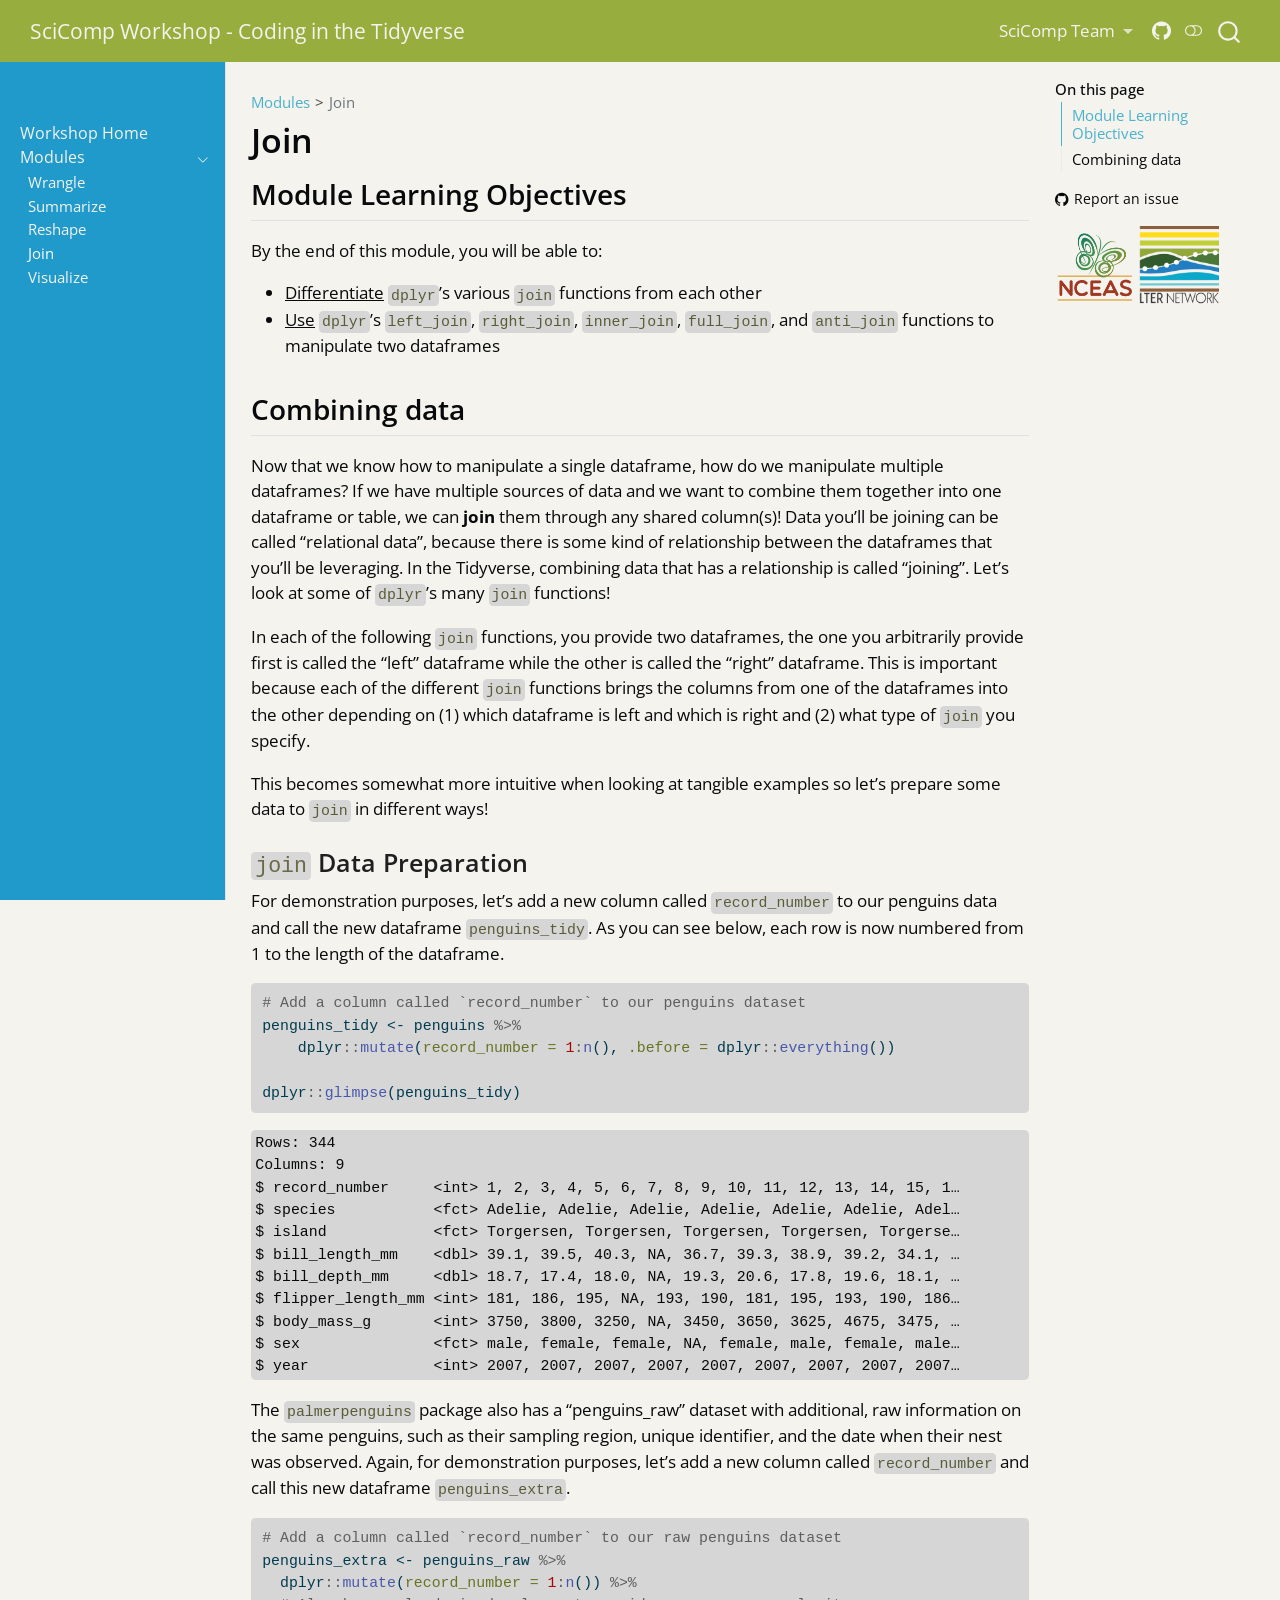
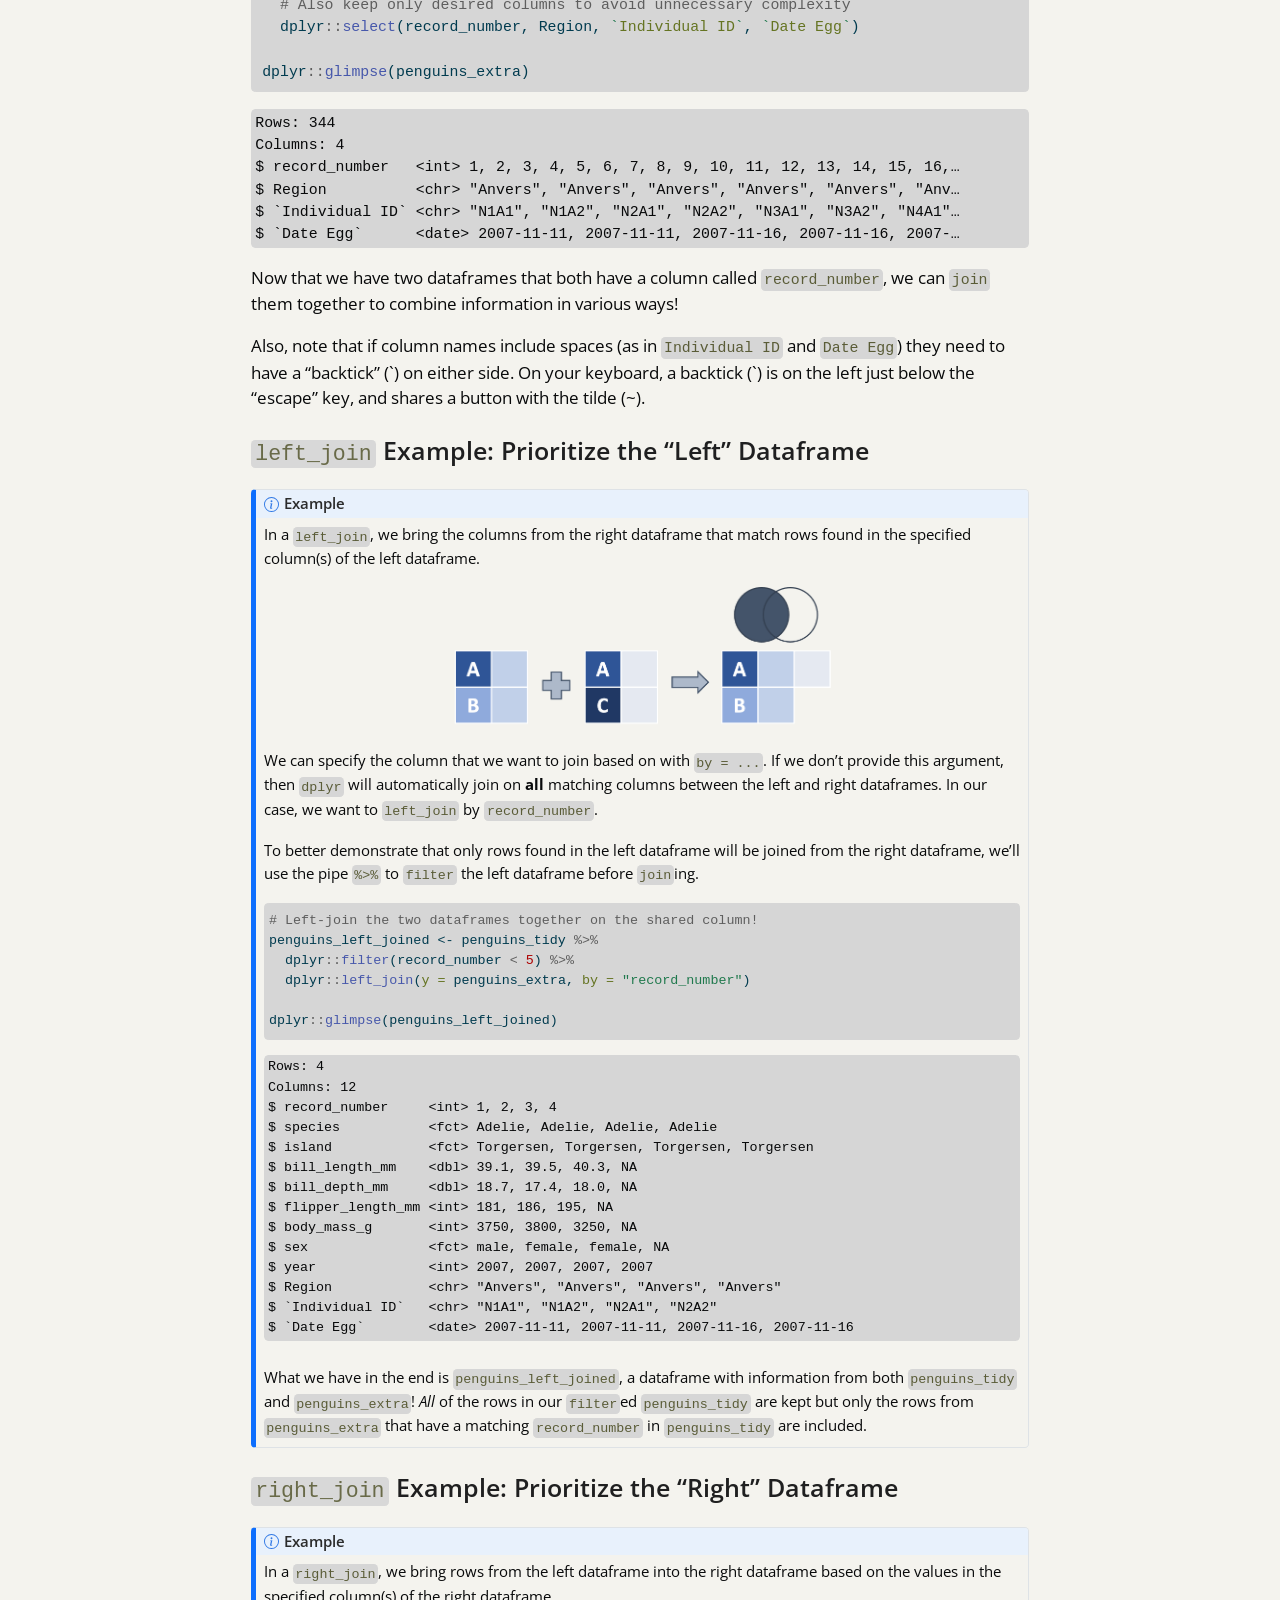
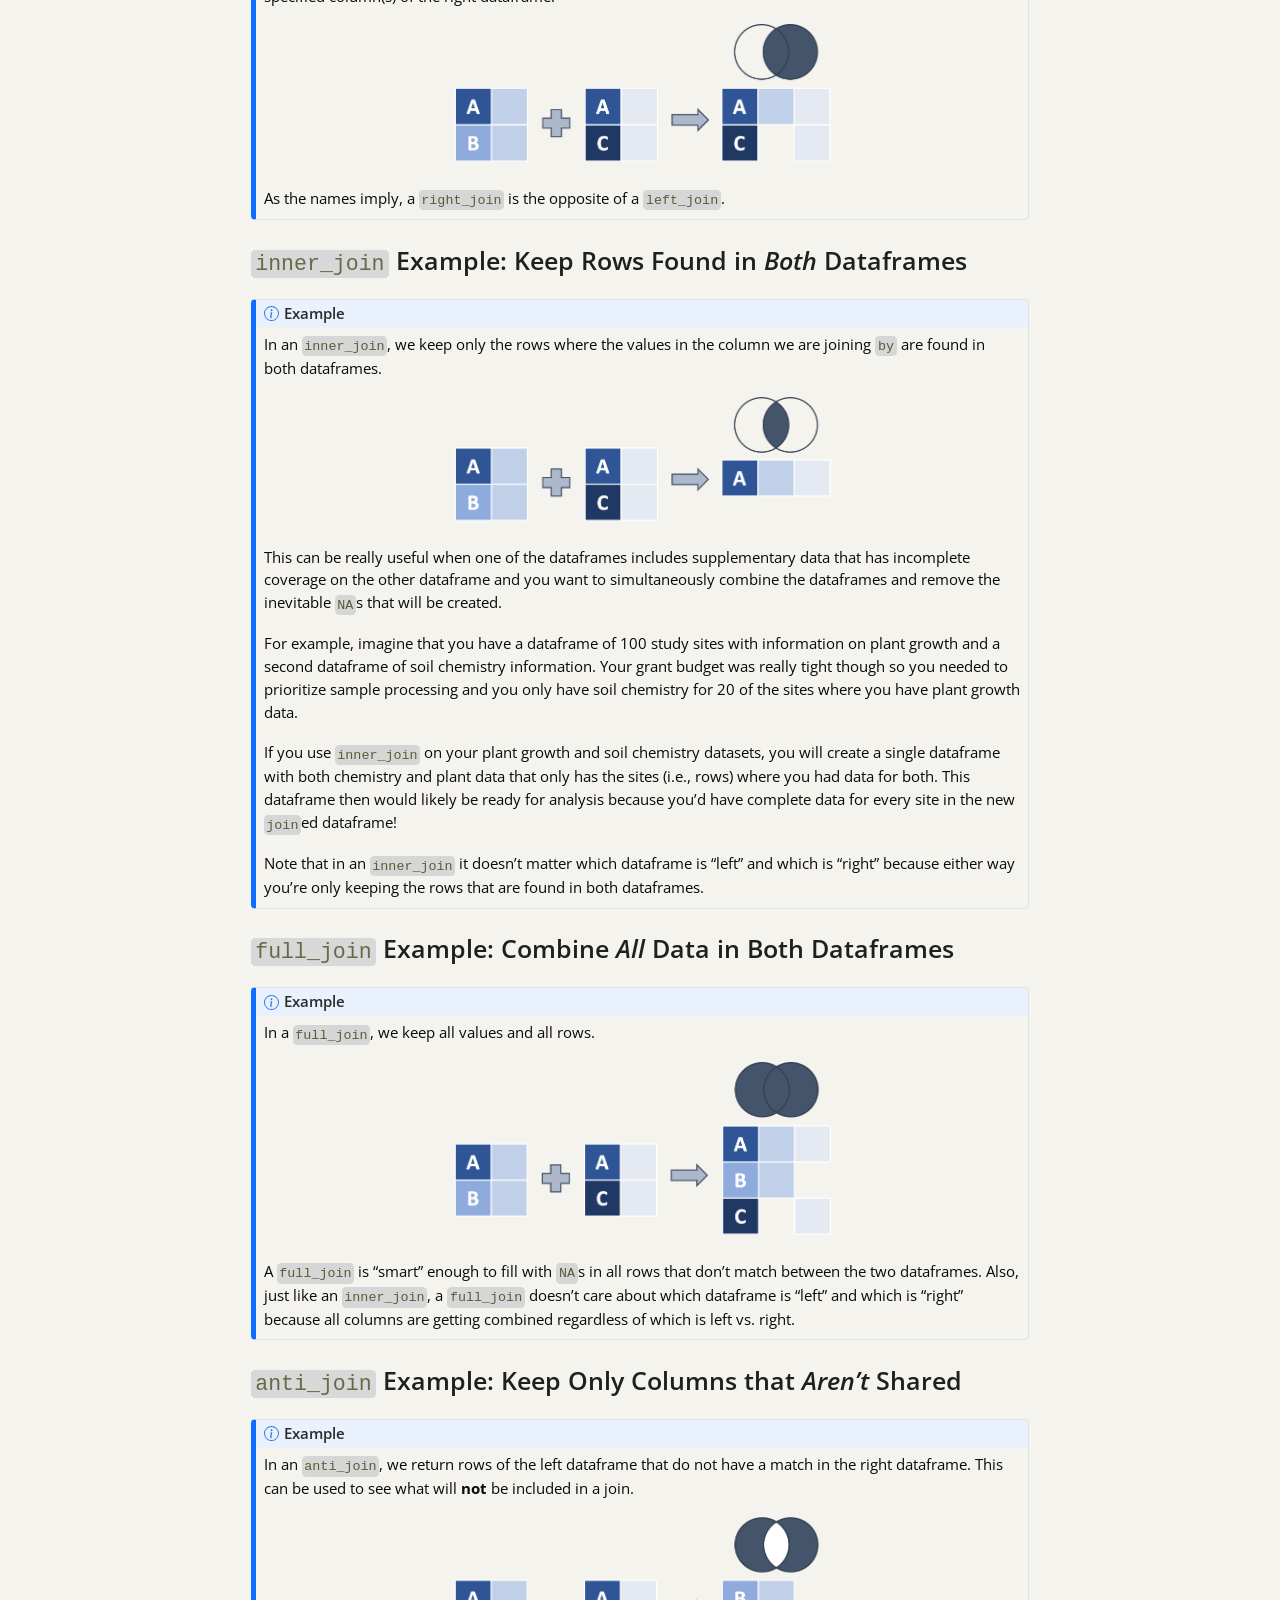
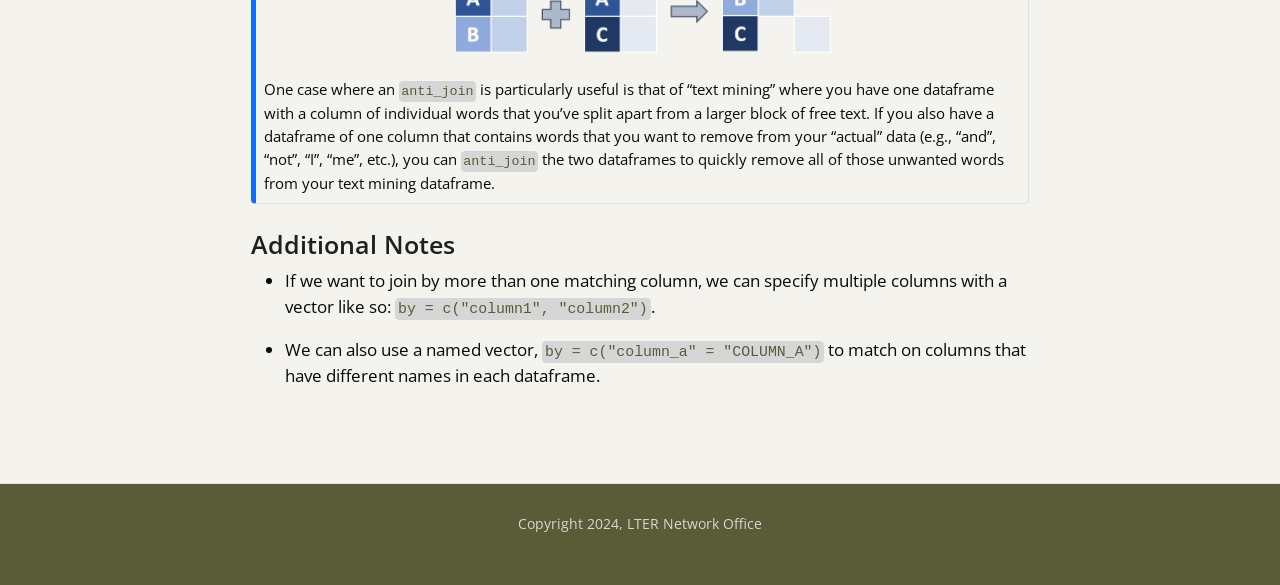
<file: join.html>
<!DOCTYPE html>
<html xmlns="http://www.w3.org/1999/xhtml" lang="en" xml:lang="en"><head>

<meta charset="utf-8">
<meta name="generator" content="quarto-1.10.18">

<meta name="viewport" content="width=device-width, initial-scale=1.0, user-scalable=yes">


<title>Join – SciComp Workshop - Coding in the Tidyverse</title>
<style>
/* Default styles provided by pandoc.
** See https://pandoc.org/MANUAL.html#variables-for-html for config info.
*/
span.smallcaps{font-variant: small-caps;}
div.columns{display: flex; gap: 1.5em;}
div.column{flex: auto;}
@media screen {
div.columns{gap: min(4vw, 1.5em);}
div.column{overflow-x: auto;}
}
div.hanging-indent{margin-left: 1.5em; text-indent: -1.5em;}
ul.task-list{list-style: none;}
ul.task-list li input[type="checkbox"] {
  width: 0.8em;
  margin: 0 0.8em 0.2em -1em; /* quarto-specific, see https://github.com/quarto-dev/quarto-cli/issues/4556 */ 
  vertical-align: middle;
}
/* CSS for syntax highlighting */
html { -webkit-text-size-adjust: 100%; }
pre > code.sourceCode { white-space: pre; position: relative; }
pre > code.sourceCode > span { display: inline-block; line-height: 1.25; }
pre > code.sourceCode > span:empty { height: 1.2em; }
.sourceCode { overflow: visible; }
code.sourceCode > span { color: inherit; text-decoration: inherit; }
div.sourceCode { margin: 1em 0; }
pre.sourceCode { margin: 0; }
@media screen {
div.sourceCode { overflow: auto; }
}
@media print {
pre > code.sourceCode { white-space: pre-wrap; }
pre > code.sourceCode > span { text-indent: -5em; padding-left: 5em; }
}
pre.numberSource code
  { counter-reset: source-line 0; }
pre.numberSource code > span
  { position: relative; left: -4em; counter-increment: source-line; }
pre.numberSource code > span > a:first-child::before
  { content: counter(source-line);
    position: relative; left: -1em; text-align: right; vertical-align: baseline;
    border: none; display: inline-block;
    -webkit-touch-callout: none; -webkit-user-select: none;
    -khtml-user-select: none; -moz-user-select: none;
    -ms-user-select: none; user-select: none;
    padding: 0 4px; width: 4em;
  }
pre.numberSource { margin-left: 3em;  padding-left: 4px; }
div.sourceCode
  {   }
@media screen {
pre > code.sourceCode > span > a:first-child::before { text-decoration: underline; }
}
</style>


<script src="site_libs/quarto-nav/quarto-nav.js"></script>
<script src="site_libs/quarto-nav/headroom.min.js"></script>
<script src="site_libs/clipboard/clipboard.min.js"></script>
<script src="site_libs/quarto-search/autocomplete.umd.js"></script>
<script src="site_libs/quarto-search/fuse.min.js"></script>
<script src="site_libs/quarto-search/quarto-search.js"></script>
<meta name="quarto:offset" content="./">
<link href="./images/logos/hex_scicomptools.png" rel="icon" type="image/png">
<script src="site_libs/quarto-html/quarto.js" type="module"></script>
<script src="site_libs/quarto-html/tabsets/tabsets.js" type="module"></script>
<script src="site_libs/quarto-html/popper.min.js"></script>
<script src="site_libs/quarto-html/tippy.umd.min.js"></script>
<script src="site_libs/quarto-html/anchor.min.js"></script>
<link href="site_libs/quarto-html/tippy.css" rel="stylesheet">
<link href="site_libs/quarto-html/quarto-syntax-highlighting-64a204ab8560d761af7679ceaba22944.css" rel="stylesheet" class="quarto-color-scheme" id="quarto-text-highlighting-styles">
<link href="site_libs/quarto-html/quarto-syntax-highlighting-dark-b85bc7c33db8c58e0ec93c3465666fed.css" rel="stylesheet" class="quarto-color-scheme quarto-color-alternate" id="quarto-text-highlighting-styles">
<link href="site_libs/quarto-html/quarto-syntax-highlighting-64a204ab8560d761af7679ceaba22944.css" rel="stylesheet" class="quarto-color-scheme-extra" id="quarto-text-highlighting-styles">
<script src="site_libs/bootstrap/bootstrap.min.js"></script>
<link href="site_libs/bootstrap/bootstrap-icons.css" rel="stylesheet">
<link href="site_libs/bootstrap/bootstrap-e203fd712e02d2c1cdf365a28a56f9d6.min.css" rel="stylesheet" append-hash="true" class="quarto-color-scheme" id="quarto-bootstrap" data-mode="light">
<link href="site_libs/bootstrap/bootstrap-dark-60bf092286eb63a1ff808a365e2120e7.min.css" rel="stylesheet" append-hash="true" class="quarto-color-scheme quarto-color-alternate" id="quarto-bootstrap" data-mode="dark">
<link href="site_libs/bootstrap/bootstrap-e203fd712e02d2c1cdf365a28a56f9d6.min.css" rel="stylesheet" append-hash="true" class="quarto-color-scheme-extra" id="quarto-bootstrap" data-mode="light">
<script id="quarto-search-options" type="application/json">{
  "location": "navbar",
  "copy-button": false,
  "collapse-after": 3,
  "panel-placement": "end",
  "type": "overlay",
  "limit": 50,
  "keyboard-shortcut": [
    "f",
    "/",
    "s"
  ],
  "show-item-context": false,
  "language": {
    "search-no-results-text": "No results",
    "search-matching-documents-text": "matching documents",
    "search-copy-link-title": "Copy link to search",
    "search-hide-matches-text": "Hide additional matches",
    "search-more-match-text": "more match in this document",
    "search-more-matches-text": "more matches in this document",
    "search-clear-button-title": "Clear",
    "search-text-placeholder": "",
    "search-detached-cancel-button-title": "Cancel",
    "search-submit-button-title": "Submit",
    "search-label": "Search"
  }
}</script>


<meta name="twitter:title" content="Join – SciComp Workshop - Coding in the Tidyverse">
<meta name="twitter:description" content="">
<meta name="twitter:image" content="https://lter.github.io/workshop-tidyverse/images/join-left.png">
<meta name="twitter:image:alt" content="Graphic showing a left join">
<meta name="twitter:image-height" content="602">
<meta name="twitter:image-width" content="1570">
<meta name="twitter:card" content="summary_large_image">
</head>

<body class="nav-sidebar docked nav-fixed quarto-light"><script id="quarto-html-before-body" type="application/javascript">
    const toggleBodyColorMode = (bsSheetEl) => {
      const mode = bsSheetEl.getAttribute("data-mode");
      const bodyEl = window.document.querySelector("body");
      if (mode === "dark") {
        bodyEl.classList.add("quarto-dark");
        bodyEl.classList.remove("quarto-light");
      } else {
        bodyEl.classList.add("quarto-light");
        bodyEl.classList.remove("quarto-dark");
      }
    }
    const toggleBodyColorPrimary = () => {
      const bsSheetEl = window.document.querySelector("link#quarto-bootstrap:not([rel=disabled-stylesheet])");
      if (bsSheetEl) {
        toggleBodyColorMode(bsSheetEl);
      }
    }
    const setColorSchemeToggle = (alternate) => {
      const toggles = window.document.querySelectorAll('.quarto-color-scheme-toggle');
      for (let i=0; i < toggles.length; i++) {
        const toggle = toggles[i];
        if (toggle) {
          if (alternate) {
            toggle.classList.add("alternate");
          } else {
            toggle.classList.remove("alternate");
          }
        }
      }
    };
    const toggleColorMode = (alternate) => {
      // Switch the stylesheets
      const primaryStylesheets = window.document.querySelectorAll('link.quarto-color-scheme:not(.quarto-color-alternate)');
      const alternateStylesheets = window.document.querySelectorAll('link.quarto-color-scheme.quarto-color-alternate');
      manageTransitions('#quarto-margin-sidebar .nav-link', false);
      if (alternate) {
        // note: dark is layered on light, we don't disable primary!
        enableStylesheet(alternateStylesheets);
        for (const sheetNode of alternateStylesheets) {
          if (sheetNode.id === "quarto-bootstrap") {
            toggleBodyColorMode(sheetNode);
          }
        }
      } else {
        disableStylesheet(alternateStylesheets);
        enableStylesheet(primaryStylesheets)
        toggleBodyColorPrimary();
      }
      manageTransitions('#quarto-margin-sidebar .nav-link', true);
      // Switch the toggles
      setColorSchemeToggle(alternate)
      // Hack to workaround the fact that safari doesn't
      // properly recolor the scrollbar when toggling (#1455)
      if (navigator.userAgent.indexOf('Safari') > 0 && navigator.userAgent.indexOf('Chrome') == -1) {
        manageTransitions("body", false);
        window.scrollTo(0, 1);
        setTimeout(() => {
          window.scrollTo(0, 0);
          manageTransitions("body", true);
        }, 40);
      }
    }
    const disableStylesheet = (stylesheets) => {
      for (let i=0; i < stylesheets.length; i++) {
        const stylesheet = stylesheets[i];
        stylesheet.rel = 'disabled-stylesheet';
      }
    }
    const enableStylesheet = (stylesheets) => {
      for (let i=0; i < stylesheets.length; i++) {
        const stylesheet = stylesheets[i];
        if(stylesheet.rel !== 'stylesheet') { // for Chrome, which will still FOUC without this check
          stylesheet.rel = 'stylesheet';
        }
      }
    }
    const manageTransitions = (selector, allowTransitions) => {
      const els = window.document.querySelectorAll(selector);
      for (let i=0; i < els.length; i++) {
        const el = els[i];
        if (allowTransitions) {
          el.classList.remove('notransition');
        } else {
          el.classList.add('notransition');
        }
      }
    }
    const isFileUrl = () => {
      return window.location.protocol === 'file:';
    }
    const hasAlternateSentinel = () => {
      let styleSentinel = getColorSchemeSentinel();
      if (styleSentinel !== null) {
        return styleSentinel === "alternate";
      } else {
        return false;
      }
    }
    const setStyleSentinel = (alternate) => {
      const value = alternate ? "alternate" : "default";
      if (!isFileUrl()) {
        window.localStorage.setItem("quarto-color-scheme", value);
      } else {
        localAlternateSentinel = value;
      }
    }
    const getColorSchemeSentinel = () => {
      if (!isFileUrl()) {
        const storageValue = window.localStorage.getItem("quarto-color-scheme");
        return storageValue != null ? storageValue : localAlternateSentinel;
      } else {
        return localAlternateSentinel;
      }
    }
    const toggleGiscusIfUsed = (isAlternate, darkModeDefault) => {
      const baseTheme = document.querySelector('#giscus-base-theme')?.value ?? 'light';
      const alternateTheme = document.querySelector('#giscus-alt-theme')?.value ?? 'dark';
      let newTheme = '';
      if(authorPrefersDark) {
        newTheme = isAlternate ? baseTheme : alternateTheme;
      } else {
        newTheme = isAlternate ? alternateTheme : baseTheme;
      }
      const changeGiscusTheme = () => {
        // From: https://github.com/giscus/giscus/issues/336
        const sendMessage = (message) => {
          const iframe = document.querySelector('iframe.giscus-frame');
          if (!iframe) return;
          iframe.contentWindow.postMessage({ giscus: message }, 'https://giscus.app');
        }
        sendMessage({
          setConfig: {
            theme: newTheme
          }
        });
      }
      const isGiscussLoaded = window.document.querySelector('iframe.giscus-frame') !== null;
      if (isGiscussLoaded) {
        changeGiscusTheme();
      }
    };
    const authorPrefersDark = false;
    const darkModeDefault = authorPrefersDark;
      document.querySelector('link#quarto-text-highlighting-styles.quarto-color-scheme-extra').rel = 'disabled-stylesheet';
      document.querySelector('link#quarto-bootstrap.quarto-color-scheme-extra').rel = 'disabled-stylesheet';
    let localAlternateSentinel = darkModeDefault ? 'alternate' : 'default';
    // Dark / light mode switch
    window.quartoToggleColorScheme = () => {
      // Read the current dark / light value
      let toAlternate = !hasAlternateSentinel();
      toggleColorMode(toAlternate);
      setStyleSentinel(toAlternate);
      toggleGiscusIfUsed(toAlternate, darkModeDefault);
      window.dispatchEvent(new Event('resize'));
    };
    // Switch to dark mode if need be
    if (hasAlternateSentinel()) {
      toggleColorMode(true);
    } else {
      toggleColorMode(false);
    }
  </script>

<div id="quarto-search-results"></div>
  <header id="quarto-header" class="headroom fixed-top">
    <nav class="navbar navbar-expand-lg " data-bs-theme="dark">
      <div class="navbar-container container-fluid">
      <div class="navbar-brand-container mx-auto">
    <a class="navbar-brand" href="./index.html">
    <span class="navbar-title">SciComp Workshop - Coding in the Tidyverse</span>
    </a>
  </div>
            <div id="quarto-search" class="" title="Search"></div>
          <button class="navbar-toggler" type="button" data-bs-toggle="collapse" data-bs-target="#navbarCollapse" aria-controls="navbarCollapse" role="menu" aria-expanded="false" aria-label="Toggle navigation" onclick="if (window.quartoToggleHeadroom) { window.quartoToggleHeadroom(); }">
  <span class="navbar-toggler-icon"></span>
</button>
          <div class="collapse navbar-collapse" id="navbarCollapse">
            <ul class="navbar-nav navbar-nav-scroll ms-auto">
  <li class="nav-item dropdown ">
    <a class="nav-link dropdown-toggle" href="#" id="nav-menu-scicomp-team" role="link" data-bs-toggle="dropdown" aria-expanded="false">
 <span class="menu-text">SciComp Team</span>
    </a>
    <ul class="dropdown-menu dropdown-menu-end" aria-labelledby="nav-menu-scicomp-team">    
        <li>
    <a class="dropdown-item" href="https://lter.github.io/scicomp/">
 <span class="dropdown-text">Home</span></a>
  </li>  
        <li>
    <a class="dropdown-item" href="https://lter.github.io/scicomp/staff.html">
 <span class="dropdown-text">People</span></a>
  </li>  
    </ul>
  </li>
  <li class="nav-item compact">
    <a class="nav-link" href="https://github.com/lter/workshop-tidyverse"> <i class="bi bi-github" role="img">
</i> 
<span class="menu-text"></span></a>
  </li>  
</ul>
          </div> <!-- /navcollapse -->
            <div class="quarto-navbar-tools">
  <a href="" class="quarto-color-scheme-toggle quarto-navigation-tool  px-1" onclick="window.quartoToggleColorScheme(); return false;" title="Toggle dark mode"><i class="bi"></i></a>
</div>
      </div> <!-- /container-fluid -->
    </nav>
  <nav class="quarto-secondary-nav">
    <div class="container-fluid d-flex">
      <button type="button" class="quarto-btn-toggle btn" data-bs-toggle="collapse" role="button" data-bs-target=".quarto-sidebar-collapse-item" aria-controls="quarto-sidebar" aria-expanded="false" aria-label="Toggle sidebar navigation" onclick="if (window.quartoToggleHeadroom) { window.quartoToggleHeadroom(); }">
        <i class="bi bi-layout-text-sidebar-reverse"></i>
      </button>
        <nav class="quarto-page-breadcrumbs" aria-label="breadcrumb"><ol class="breadcrumb"><li class="breadcrumb-item"><a href="./wrangle.html">Modules</a></li><li class="breadcrumb-item"><a href="./join.html">Join</a></li></ol></nav>
        <a class="flex-grow-1" role="navigation" data-bs-toggle="collapse" data-bs-target=".quarto-sidebar-collapse-item" aria-controls="quarto-sidebar" aria-expanded="false" aria-label="Toggle sidebar navigation" onclick="if (window.quartoToggleHeadroom) { window.quartoToggleHeadroom(); }">      
        </a>
      <button type="button" class="btn quarto-search-button" aria-label="Search" onclick="window.quartoOpenSearch();">
        <i class="bi bi-search"></i>
      </button>
    </div>
  </nav>
</header>
<!-- content -->
<div id="quarto-content" class="quarto-container page-columns page-rows-contents page-layout-article page-navbar">
<!-- sidebar -->
  <nav id="quarto-sidebar" class="sidebar collapse collapse-horizontal quarto-sidebar-collapse-item sidebar-navigation docked overflow-auto">
        <div class="mt-2 flex-shrink-0 align-items-center">
        <div class="sidebar-search">
        <div id="quarto-search" class="" title="Search"></div>
        </div>
        </div>
    <div class="sidebar-menu-container"> 
    <ul class="list-unstyled mt-1">
        <li class="sidebar-item">
  <div class="sidebar-item-container"> 
  <a href="./index.html" class="sidebar-item-text sidebar-link">
 <span class="menu-text">Workshop Home</span></a>
  </div>
</li>
        <li class="sidebar-item sidebar-item-section">
      <div class="sidebar-item-container"> 
            <a class="sidebar-item-text sidebar-link text-start" data-bs-toggle="collapse" data-bs-target="#quarto-sidebar-section-1" role="navigation" aria-expanded="true">
 <span class="menu-text">Modules</span></a>
          <a class="sidebar-item-toggle text-start" data-bs-toggle="collapse" data-bs-target="#quarto-sidebar-section-1" role="navigation" aria-expanded="true" aria-label="Toggle section">
            <i class="bi bi-chevron-right ms-2"></i>
          </a> 
      </div>
      <ul id="quarto-sidebar-section-1" class="collapse list-unstyled sidebar-section depth1 show">  
          <li class="sidebar-item">
  <div class="sidebar-item-container"> 
  <a href="./wrangle.html" class="sidebar-item-text sidebar-link">
 <span class="menu-text">Wrangle</span></a>
  </div>
</li>
          <li class="sidebar-item">
  <div class="sidebar-item-container"> 
  <a href="./summarize.html" class="sidebar-item-text sidebar-link">
 <span class="menu-text">Summarize</span></a>
  </div>
</li>
          <li class="sidebar-item">
  <div class="sidebar-item-container"> 
  <a href="./reshape.html" class="sidebar-item-text sidebar-link">
 <span class="menu-text">Reshape</span></a>
  </div>
</li>
          <li class="sidebar-item">
  <div class="sidebar-item-container"> 
  <a href="./join.html" class="sidebar-item-text sidebar-link active">
 <span class="menu-text">Join</span></a>
  </div>
</li>
          <li class="sidebar-item">
  <div class="sidebar-item-container"> 
  <a href="./visualize.html" class="sidebar-item-text sidebar-link">
 <span class="menu-text">Visualize</span></a>
  </div>
</li>
      </ul>
  </li>
    </ul>
    </div>
</nav>
<div id="quarto-sidebar-glass" class="quarto-sidebar-collapse-item" data-bs-toggle="collapse" data-bs-target=".quarto-sidebar-collapse-item"></div>
<!-- margin-sidebar -->
    <div id="quarto-margin-sidebar" class="sidebar margin-sidebar">
        <nav id="TOC" role="doc-toc" class="toc-active">
    <h2 id="toc-title">On this page</h2>
   
  <ul>
  <li><a href="#module-learning-objectives" id="toc-module-learning-objectives" class="nav-link active" data-scroll-target="#module-learning-objectives">Module Learning Objectives</a></li>
  <li><a href="#combining-data" id="toc-combining-data" class="nav-link" data-scroll-target="#combining-data">Combining data</a>
  <ul class="collapse">
  <li><a href="#join-data-preparation" id="toc-join-data-preparation" class="nav-link" data-scroll-target="#join-data-preparation"><code>join</code> Data Preparation</a></li>
  <li><a href="#left_join-example-prioritize-the-left-dataframe" id="toc-left_join-example-prioritize-the-left-dataframe" class="nav-link" data-scroll-target="#left_join-example-prioritize-the-left-dataframe"><code>left_join</code> Example: Prioritize the “Left” Dataframe</a></li>
  <li><a href="#right_join-example-prioritize-the-right-dataframe" id="toc-right_join-example-prioritize-the-right-dataframe" class="nav-link" data-scroll-target="#right_join-example-prioritize-the-right-dataframe"><code>right_join</code> Example: Prioritize the “Right” Dataframe</a></li>
  <li><a href="#inner_join-example-keep-rows-found-in-both-dataframes" id="toc-inner_join-example-keep-rows-found-in-both-dataframes" class="nav-link" data-scroll-target="#inner_join-example-keep-rows-found-in-both-dataframes"><code>inner_join</code> Example: Keep Rows Found in <em>Both</em> Dataframes</a></li>
  <li><a href="#full_join-example-combine-all-data-in-both-dataframes" id="toc-full_join-example-combine-all-data-in-both-dataframes" class="nav-link" data-scroll-target="#full_join-example-combine-all-data-in-both-dataframes"><code>full_join</code> Example: Combine <em>All</em> Data in Both Dataframes</a></li>
  <li><a href="#anti_join-example-keep-only-columns-that-arent-shared" id="toc-anti_join-example-keep-only-columns-that-arent-shared" class="nav-link" data-scroll-target="#anti_join-example-keep-only-columns-that-arent-shared"><code>anti_join</code> Example: Keep Only Columns that <em>Aren’t</em> Shared</a></li>
  <li><a href="#additional-notes" id="toc-additional-notes" class="nav-link" data-scroll-target="#additional-notes">Additional Notes</a></li>
  </ul></li>
  </ul>
<div class="toc-actions"><ul><li><a href="https://github.com/lter/workshop-tidyverse/issues/new" class="toc-action"><i class="bi bi-github"></i>Report an issue</a></li></ul></div></nav>
    <div class="quarto-margin-footer"><div class="margin-footer-item">
<p><img src="images/logos/logo_nceas.png" alt="Logo for the National Center for Ecological Analysis and Synthesis (NCEAS)" width="40%"> <img src="images/logos/logo_lter.png" alt="Logo for the Long Term Ecological Research (LTER) Network" width="40%"></p>
</div></div></div>
<!-- main -->
<main class="content" id="quarto-document-content">


<header id="title-block-header" class="quarto-title-block default"><nav class="quarto-page-breadcrumbs quarto-title-breadcrumbs d-none d-lg-block" aria-label="breadcrumb"><ol class="breadcrumb"><li class="breadcrumb-item"><a href="./wrangle.html">Modules</a></li><li class="breadcrumb-item"><a href="./join.html">Join</a></li></ol></nav>
<div class="quarto-title">
<h1 class="title">Join</h1>
</div>



<div class="quarto-title-meta">

    
  
    
  </div>
  


</header>


<section id="module-learning-objectives" class="level2">
<h2 class="anchored" data-anchor-id="module-learning-objectives">Module Learning Objectives</h2>
<p>By the end of this module, you will be able to:</p>
<ul>
<li><u>Differentiate</u> <code>dplyr</code>’s various <code>join</code> functions from each other</li>
<li><u>Use</u> <code>dplyr</code>’s <code>left_join</code>, <code>right_join</code>, <code>inner_join</code>, <code>full_join</code>, and <code>anti_join</code> functions to manipulate two dataframes</li>
</ul>
</section>
<section id="combining-data" class="level2">
<h2 class="anchored" data-anchor-id="combining-data">Combining data</h2>
<p>Now that we know how to manipulate a single dataframe, how do we manipulate multiple dataframes? If we have multiple sources of data and we want to combine them together into one dataframe or table, we can <strong>join</strong> them through any shared column(s)! Data you’ll be joining can be called “relational data”, because there is some kind of relationship between the dataframes that you’ll be leveraging. In the Tidyverse, combining data that has a relationship is called “joining”. Let’s look at some of <code>dplyr</code>’s many <code>join</code> functions!</p>
<p>In each of the following <code>join</code> functions, you provide two dataframes, the one you arbitrarily provide first is called the “left” dataframe while the other is called the “right” dataframe. This is important because each of the different <code>join</code> functions brings the columns from one of the dataframes into the other depending on (1) which dataframe is left and which is right and (2) what type of <code>join</code> you specify.</p>
<p>This becomes somewhat more intuitive when looking at tangible examples so let’s prepare some data to <code>join</code> in different ways!</p>
<section id="join-data-preparation" class="level3">
<h3 class="anchored" data-anchor-id="join-data-preparation"><code>join</code> Data Preparation</h3>
<p>For demonstration purposes, let’s add a new column called <code>record_number</code> to our penguins data and call the new dataframe <code>penguins_tidy</code>. As you can see below, each row is now numbered from 1 to the length of the dataframe.</p>
<div class="cell">
<div class="code-copy-outer-scaffold"><div class="sourceCode cell-code" id="cb1"><pre class="sourceCode r code-with-copy"><code class="sourceCode r"><span id="cb1-1"><a href="#cb1-1" aria-hidden="true" tabindex="-1"></a><span class="co"># Add a column called `record_number` to our penguins dataset</span></span>
<span id="cb1-2"><a href="#cb1-2" aria-hidden="true" tabindex="-1"></a>penguins_tidy <span class="ot">&lt;-</span> penguins <span class="sc">%&gt;%</span></span>
<span id="cb1-3"><a href="#cb1-3" aria-hidden="true" tabindex="-1"></a>    dplyr<span class="sc">::</span><span class="fu">mutate</span>(<span class="at">record_number =</span> <span class="dv">1</span><span class="sc">:</span><span class="fu">n</span>(), <span class="at">.before =</span> dplyr<span class="sc">::</span><span class="fu">everything</span>())</span>
<span id="cb1-4"><a href="#cb1-4" aria-hidden="true" tabindex="-1"></a></span>
<span id="cb1-5"><a href="#cb1-5" aria-hidden="true" tabindex="-1"></a>dplyr<span class="sc">::</span><span class="fu">glimpse</span>(penguins_tidy)</span></code></pre></div><button title="Copy to Clipboard" class="code-copy-button"><i class="bi"></i></button></div>
<div class="cell-output cell-output-stdout">
<pre><code>Rows: 344
Columns: 9
$ record_number     &lt;int&gt; 1, 2, 3, 4, 5, 6, 7, 8, 9, 10, 11, 12, 13, 14, 15, 1…
$ species           &lt;fct&gt; Adelie, Adelie, Adelie, Adelie, Adelie, Adelie, Adel…
$ island            &lt;fct&gt; Torgersen, Torgersen, Torgersen, Torgersen, Torgerse…
$ bill_length_mm    &lt;dbl&gt; 39.1, 39.5, 40.3, NA, 36.7, 39.3, 38.9, 39.2, 34.1, …
$ bill_depth_mm     &lt;dbl&gt; 18.7, 17.4, 18.0, NA, 19.3, 20.6, 17.8, 19.6, 18.1, …
$ flipper_length_mm &lt;int&gt; 181, 186, 195, NA, 193, 190, 181, 195, 193, 190, 186…
$ body_mass_g       &lt;int&gt; 3750, 3800, 3250, NA, 3450, 3650, 3625, 4675, 3475, …
$ sex               &lt;fct&gt; male, female, female, NA, female, male, female, male…
$ year              &lt;int&gt; 2007, 2007, 2007, 2007, 2007, 2007, 2007, 2007, 2007…</code></pre>
</div>
</div>
<p>The <code>palmerpenguins</code> package also has a “penguins_raw” dataset with additional, raw information on the same penguins, such as their sampling region, unique identifier, and the date when their nest was observed. Again, for demonstration purposes, let’s add a new column called <code>record_number</code> and call this new dataframe <code>penguins_extra</code>.</p>
<div class="cell">
<div class="code-copy-outer-scaffold"><div class="sourceCode cell-code" id="cb3"><pre class="sourceCode r code-with-copy"><code class="sourceCode r"><span id="cb3-1"><a href="#cb3-1" aria-hidden="true" tabindex="-1"></a><span class="co"># Add a column called `record_number` to our raw penguins dataset</span></span>
<span id="cb3-2"><a href="#cb3-2" aria-hidden="true" tabindex="-1"></a>penguins_extra <span class="ot">&lt;-</span> penguins_raw <span class="sc">%&gt;%</span></span>
<span id="cb3-3"><a href="#cb3-3" aria-hidden="true" tabindex="-1"></a>  dplyr<span class="sc">::</span><span class="fu">mutate</span>(<span class="at">record_number =</span> <span class="dv">1</span><span class="sc">:</span><span class="fu">n</span>()) <span class="sc">%&gt;%</span></span>
<span id="cb3-4"><a href="#cb3-4" aria-hidden="true" tabindex="-1"></a>  <span class="co"># Also keep only desired columns to avoid unnecessary complexity</span></span>
<span id="cb3-5"><a href="#cb3-5" aria-hidden="true" tabindex="-1"></a>  dplyr<span class="sc">::</span><span class="fu">select</span>(record_number, Region, <span class="st">`</span><span class="at">Individual ID</span><span class="st">`</span>, <span class="st">`</span><span class="at">Date Egg</span><span class="st">`</span>)</span>
<span id="cb3-6"><a href="#cb3-6" aria-hidden="true" tabindex="-1"></a></span>
<span id="cb3-7"><a href="#cb3-7" aria-hidden="true" tabindex="-1"></a>dplyr<span class="sc">::</span><span class="fu">glimpse</span>(penguins_extra)</span></code></pre></div><button title="Copy to Clipboard" class="code-copy-button"><i class="bi"></i></button></div>
<div class="cell-output cell-output-stdout">
<pre><code>Rows: 344
Columns: 4
$ record_number   &lt;int&gt; 1, 2, 3, 4, 5, 6, 7, 8, 9, 10, 11, 12, 13, 14, 15, 16,…
$ Region          &lt;chr&gt; "Anvers", "Anvers", "Anvers", "Anvers", "Anvers", "Anv…
$ `Individual ID` &lt;chr&gt; "N1A1", "N1A2", "N2A1", "N2A2", "N3A1", "N3A2", "N4A1"…
$ `Date Egg`      &lt;date&gt; 2007-11-11, 2007-11-11, 2007-11-16, 2007-11-16, 2007-…</code></pre>
</div>
</div>
<p>Now that we have two dataframes that both have a column called <code>record_number</code>, we can <code>join</code> them together to combine information in various ways!</p>
<p>Also, note that if column names include spaces (as in <code>Individual ID</code> and <code>Date Egg</code>) they need to have a “backtick” (`) on either side. On your keyboard, a backtick (`) is on the left just below the “escape” key, and shares a button with the tilde (~).</p>
</section>
<section id="left_join-example-prioritize-the-left-dataframe" class="level3">
<h3 class="anchored" data-anchor-id="left_join-example-prioritize-the-left-dataframe"><code>left_join</code> Example: Prioritize the “Left” Dataframe</h3>
<div class="callout callout-style-default callout-note callout-titled">
<div class="callout-header d-flex align-content-center">
<div class="callout-icon-container">
<i class="callout-icon"></i>
</div>
<div class="callout-title-container flex-fill">
<span class="screen-reader-only">Note</span>Example
</div>
</div>
<div class="callout-body-container callout-body">
<p>In a <code>left_join</code>, we bring the columns from the right dataframe that match rows found in the specified column(s) of the left dataframe.</p>
<p align="center">
<img src="images/join-left.png" alt="Graphic showing a left join" width="50%">
</p>
<p>We can specify the column that we want to join based on with <code>by = ...</code>. If we don’t provide this argument, then <code>dplyr</code> will automatically join on <strong>all</strong> matching columns between the left and right dataframes. In our case, we want to <code>left_join</code> by <code>record_number</code>.</p>
<p>To better demonstrate that only rows found in the left dataframe will be joined from the right dataframe, we’ll use the pipe <code>%&gt;%</code> to <code>filter</code> the left dataframe before <code>join</code>ing.</p>
<div class="cell">
<div class="code-copy-outer-scaffold"><div class="sourceCode cell-code" id="cb5"><pre class="sourceCode r code-with-copy"><code class="sourceCode r"><span id="cb5-1"><a href="#cb5-1" aria-hidden="true" tabindex="-1"></a><span class="co"># Left-join the two dataframes together on the shared column!</span></span>
<span id="cb5-2"><a href="#cb5-2" aria-hidden="true" tabindex="-1"></a>penguins_left_joined <span class="ot">&lt;-</span> penguins_tidy <span class="sc">%&gt;%</span></span>
<span id="cb5-3"><a href="#cb5-3" aria-hidden="true" tabindex="-1"></a>  dplyr<span class="sc">::</span><span class="fu">filter</span>(record_number <span class="sc">&lt;</span> <span class="dv">5</span>) <span class="sc">%&gt;%</span></span>
<span id="cb5-4"><a href="#cb5-4" aria-hidden="true" tabindex="-1"></a>  dplyr<span class="sc">::</span><span class="fu">left_join</span>(<span class="at">y =</span> penguins_extra, <span class="at">by =</span> <span class="st">"record_number"</span>)</span>
<span id="cb5-5"><a href="#cb5-5" aria-hidden="true" tabindex="-1"></a></span>
<span id="cb5-6"><a href="#cb5-6" aria-hidden="true" tabindex="-1"></a>dplyr<span class="sc">::</span><span class="fu">glimpse</span>(penguins_left_joined)</span></code></pre></div><button title="Copy to Clipboard" class="code-copy-button"><i class="bi"></i></button></div>
<div class="cell-output cell-output-stdout">
<pre><code>Rows: 4
Columns: 12
$ record_number     &lt;int&gt; 1, 2, 3, 4
$ species           &lt;fct&gt; Adelie, Adelie, Adelie, Adelie
$ island            &lt;fct&gt; Torgersen, Torgersen, Torgersen, Torgersen
$ bill_length_mm    &lt;dbl&gt; 39.1, 39.5, 40.3, NA
$ bill_depth_mm     &lt;dbl&gt; 18.7, 17.4, 18.0, NA
$ flipper_length_mm &lt;int&gt; 181, 186, 195, NA
$ body_mass_g       &lt;int&gt; 3750, 3800, 3250, NA
$ sex               &lt;fct&gt; male, female, female, NA
$ year              &lt;int&gt; 2007, 2007, 2007, 2007
$ Region            &lt;chr&gt; "Anvers", "Anvers", "Anvers", "Anvers"
$ `Individual ID`   &lt;chr&gt; "N1A1", "N1A2", "N2A1", "N2A2"
$ `Date Egg`        &lt;date&gt; 2007-11-11, 2007-11-11, 2007-11-16, 2007-11-16</code></pre>
</div>
</div>
<p>What we have in the end is <code>penguins_left_joined</code>, a dataframe with information from both <code>penguins_tidy</code> and <code>penguins_extra</code>! <em>All</em> of the rows in our <code>filter</code>ed <code>penguins_tidy</code> are kept but only the rows from <code>penguins_extra</code> that have a matching <code>record_number</code> in <code>penguins_tidy</code> are included.</p>
</div>
</div>
</section>
<section id="right_join-example-prioritize-the-right-dataframe" class="level3">
<h3 class="anchored" data-anchor-id="right_join-example-prioritize-the-right-dataframe"><code>right_join</code> Example: Prioritize the “Right” Dataframe</h3>
<div class="callout callout-style-default callout-note callout-titled">
<div class="callout-header d-flex align-content-center">
<div class="callout-icon-container">
<i class="callout-icon"></i>
</div>
<div class="callout-title-container flex-fill">
<span class="screen-reader-only">Note</span>Example
</div>
</div>
<div class="callout-body-container callout-body">
<p>In a <code>right_join</code>, we bring rows from the left dataframe into the right dataframe based on the values in the specified column(s) of the right dataframe.</p>
<p align="center">
<img src="images/join-right.png" alt="Graphic showing a right join" width="50%">
</p>
<p>As the names imply, a <code>right_join</code> is the opposite of a <code>left_join</code>.</p>
</div>
</div>
</section>
<section id="inner_join-example-keep-rows-found-in-both-dataframes" class="level3">
<h3 class="anchored" data-anchor-id="inner_join-example-keep-rows-found-in-both-dataframes"><code>inner_join</code> Example: Keep Rows Found in <em>Both</em> Dataframes</h3>
<div class="callout callout-style-default callout-note callout-titled">
<div class="callout-header d-flex align-content-center">
<div class="callout-icon-container">
<i class="callout-icon"></i>
</div>
<div class="callout-title-container flex-fill">
<span class="screen-reader-only">Note</span>Example
</div>
</div>
<div class="callout-body-container callout-body">
<p>In an <code>inner_join</code>, we keep only the rows where the values in the column we are joining <code>by</code> are found in both dataframes.</p>
<p align="center">
<img src="images/join-inner.png" alt="Graphic showing an inner join" width="50%">
</p>
<p>This can be really useful when one of the dataframes includes supplementary data that has incomplete coverage on the other dataframe and you want to simultaneously combine the dataframes and remove the inevitable <code>NA</code>s that will be created.</p>
<p>For example, imagine that you have a dataframe of 100 study sites with information on plant growth and a second dataframe of soil chemistry information. Your grant budget was really tight though so you needed to prioritize sample processing and you only have soil chemistry for 20 of the sites where you have plant growth data.</p>
<p>If you use <code>inner_join</code> on your plant growth and soil chemistry datasets, you will create a single dataframe with both chemistry and plant data that only has the sites (i.e., rows) where you had data for both. This dataframe then would likely be ready for analysis because you’d have complete data for every site in the new <code>join</code>ed dataframe!</p>
<p>Note that in an <code>inner_join</code> it doesn’t matter which dataframe is “left” and which is “right” because either way you’re only keeping the rows that are found in both dataframes.</p>
</div>
</div>
</section>
<section id="full_join-example-combine-all-data-in-both-dataframes" class="level3">
<h3 class="anchored" data-anchor-id="full_join-example-combine-all-data-in-both-dataframes"><code>full_join</code> Example: Combine <em>All</em> Data in Both Dataframes</h3>
<div class="callout callout-style-default callout-note callout-titled">
<div class="callout-header d-flex align-content-center">
<div class="callout-icon-container">
<i class="callout-icon"></i>
</div>
<div class="callout-title-container flex-fill">
<span class="screen-reader-only">Note</span>Example
</div>
</div>
<div class="callout-body-container callout-body">
<p>In a <code>full_join</code>, we keep all values and all rows.</p>
<p align="center">
<img src="images/join-full.png" alt="Graphic showing a full join" width="50%">
</p>
<p>A <code>full_join</code> is “smart” enough to fill with <code>NA</code>s in all rows that don’t match between the two dataframes. Also, just like an <code>inner_join</code>, a <code>full_join</code> doesn’t care about which dataframe is “left” and which is “right” because all columns are getting combined regardless of which is left vs.&nbsp;right.</p>
</div>
</div>
</section>
<section id="anti_join-example-keep-only-columns-that-arent-shared" class="level3">
<h3 class="anchored" data-anchor-id="anti_join-example-keep-only-columns-that-arent-shared"><code>anti_join</code> Example: Keep Only Columns that <em>Aren’t</em> Shared</h3>
<div class="callout callout-style-default callout-note callout-titled">
<div class="callout-header d-flex align-content-center">
<div class="callout-icon-container">
<i class="callout-icon"></i>
</div>
<div class="callout-title-container flex-fill">
<span class="screen-reader-only">Note</span>Example
</div>
</div>
<div class="callout-body-container callout-body">
<p>In an <code>anti_join</code>, we return rows of the left dataframe that do not have a match in the right dataframe. This can be used to see what will <strong>not</strong> be included in a join.</p>
<p align="center">
<img src="images/join-anti.png" alt="Graphic showing an anti join" width="50%">
</p>
<p>One case where an <code>anti_join</code> is particularly useful is that of “text mining” where you have one dataframe with a column of individual words that you’ve split apart from a larger block of free text. If you also have a dataframe of one column that contains words that you want to remove from your “actual” data (e.g., “and”, “not”, “I”, “me”, etc.), you can <code>anti_join</code> the two dataframes to quickly remove all of those unwanted words from your text mining dataframe.</p>
</div>
</div>
</section>
<section id="additional-notes" class="level3">
<h3 class="anchored" data-anchor-id="additional-notes">Additional Notes</h3>
<ul>
<li><p>If we want to join by more than one matching column, we can specify multiple columns with a vector like so: <code>by = c("column1", "column2")</code>.</p></li>
<li><p>We can also use a named vector, <code>by = c("column_a" = "COLUMN_A")</code> to match on columns that have different names in each dataframe.</p></li>
</ul>


</section>
</section>

</main> <!-- /main -->
<script id="quarto-html-after-body" type="application/javascript">
  window.document.addEventListener("DOMContentLoaded", function (event) {
    // Ensure there is a toggle, if there isn't float one in the top right
    if (window.document.querySelector('.quarto-color-scheme-toggle') === null) {
      const a = window.document.createElement('a');
      a.classList.add('top-right');
      a.classList.add('quarto-color-scheme-toggle');
      a.href = "";
      a.onclick = function() { try { window.quartoToggleColorScheme(); } catch {} return false; };
      const i = window.document.createElement("i");
      i.classList.add('bi');
      a.appendChild(i);
      window.document.body.appendChild(a);
    }
    setColorSchemeToggle(hasAlternateSentinel())
    const icon = "";
    const anchorJS = new window.AnchorJS();
    anchorJS.options = {
      placement: 'right',
      icon: icon
    };
    anchorJS.add('.anchored');
    const isCodeAnnotation = (el) => {
      for (const clz of el.classList) {
        if (clz.startsWith('code-annotation-')) {                     
          return true;
        }
      }
      return false;
    }
    const onCopySuccess = function(e) {
      // button target
      const button = e.trigger;
      // don't keep focus
      button.blur();
      // flash "checked"
      button.classList.add('code-copy-button-checked');
      var currentTitle = button.getAttribute("title");
      button.setAttribute("title", "Copied!");
      let tooltip;
      if (window.bootstrap) {
        button.setAttribute("data-bs-toggle", "tooltip");
        button.setAttribute("data-bs-placement", "left");
        button.setAttribute("data-bs-title", "Copied!");
        tooltip = new bootstrap.Tooltip(button, 
          { trigger: "manual", 
            customClass: "code-copy-button-tooltip",
            offset: [0, -8]});
        tooltip.show();    
      }
      setTimeout(function() {
        if (tooltip) {
          tooltip.hide();
          button.removeAttribute("data-bs-title");
          button.removeAttribute("data-bs-toggle");
          button.removeAttribute("data-bs-placement");
        }
        button.setAttribute("title", currentTitle);
        button.classList.remove('code-copy-button-checked');
      }, 1000);
      // clear code selection
      e.clearSelection();
    }
    const getTextToCopy = function(trigger) {
      const outerScaffold = trigger.parentElement.cloneNode(true);
      const codeEl = outerScaffold.querySelector('code');
      for (const childEl of codeEl.children) {
        if (isCodeAnnotation(childEl)) {
          childEl.remove();
        }
      }
      return codeEl.innerText;
    }
    const clipboard = new window.ClipboardJS('.code-copy-button:not([data-in-quarto-modal])', {
      text: getTextToCopy
    });
    clipboard.on('success', onCopySuccess);
    if (window.document.getElementById('quarto-embedded-source-code-modal')) {
      const clipboardModal = new window.ClipboardJS('.code-copy-button[data-in-quarto-modal]', {
        text: getTextToCopy,
        container: window.document.getElementById('quarto-embedded-source-code-modal')
      });
      clipboardModal.on('success', onCopySuccess);
    }
      var localhostRegex = new RegExp(/^(?:http|https):\/\/localhost\:?[0-9]*\//);
      var mailtoRegex = new RegExp(/^mailto:/);
        var filterRegex = new RegExp("https:\/\/lter\.github\.io\/workshop-tidyverse\/");
      var isInternal = (href) => {
          return filterRegex.test(href) || localhostRegex.test(href) || mailtoRegex.test(href);
      }
      // Inspect non-navigation links and adorn them if external
     var links = window.document.querySelectorAll('a[href]:not(.nav-link):not(.navbar-brand):not(.toc-action):not(.sidebar-link):not(.sidebar-item-toggle):not(.pagination-link):not(.no-external):not([aria-hidden]):not(.dropdown-item):not(.quarto-navigation-tool):not(.about-link)');
      for (var i=0; i<links.length; i++) {
        const link = links[i];
        if (!isInternal(link.href)) {
          // undo the damage that might have been done by quarto-nav.js in the case of
          // links that we want to consider external
          if (link.dataset.originalHref !== undefined) {
            link.href = link.dataset.originalHref;
          }
            // target, if specified
            link.setAttribute("target", "_blank");
            if (link.getAttribute("rel") === null) {
              link.setAttribute("rel", "noopener");
            }
        }
      }
    function tippyHover(el, contentFn, onTriggerFn, onUntriggerFn) {
      const config = {
        allowHTML: true,
        maxWidth: 500,
        delay: 100,
        arrow: false,
        appendTo: function(el) {
            return el.parentElement;
        },
        interactive: true,
        interactiveBorder: 10,
        theme: 'quarto',
        placement: 'bottom-start',
      };
      if (contentFn) {
        config.content = contentFn;
      }
      if (onTriggerFn) {
        config.onTrigger = onTriggerFn;
      }
      if (onUntriggerFn) {
        config.onUntrigger = onUntriggerFn;
      }
      window.tippy(el, config); 
    }
    const noterefs = window.document.querySelectorAll('a[role="doc-noteref"]');
    for (var i=0; i<noterefs.length; i++) {
      const ref = noterefs[i];
      tippyHover(ref, function() {
        // use id or data attribute instead here
        let href = ref.getAttribute('data-footnote-href') || ref.getAttribute('href');
        try { href = new URL(href).hash; } catch {}
        const id = href.replace(/^#\/?/, "");
        const note = window.document.getElementById(id);
        if (note) {
          return note.innerHTML;
        } else {
          return "";
        }
      });
    }
    const xrefs = window.document.querySelectorAll('a.quarto-xref');
    const processXRef = (id, note) => {
      // Strip column container classes
      const stripColumnClz = (el) => {
        el.classList.remove("page-full", "page-columns");
        if (el.children) {
          for (const child of el.children) {
            stripColumnClz(child);
          }
        }
      }
      stripColumnClz(note)
      if (id === null || id.startsWith('sec-')) {
        // Special case sections, only their first couple elements
        const container = document.createElement("div");
        if (note.children && note.children.length > 2) {
          container.appendChild(note.children[0].cloneNode(true));
          for (let i = 1; i < note.children.length; i++) {
            const child = note.children[i];
            if (child.tagName === "P" && child.innerText === "") {
              continue;
            } else {
              container.appendChild(child.cloneNode(true));
              break;
            }
          }
          if (window.Quarto?.typesetMath) {
            window.Quarto.typesetMath(container);
          }
          return container.innerHTML
        } else {
          if (window.Quarto?.typesetMath) {
            window.Quarto.typesetMath(note);
          }
          return note.innerHTML;
        }
      } else {
        // Remove any anchor links if they are present
        const anchorLink = note.querySelector('a.anchorjs-link');
        if (anchorLink) {
          anchorLink.remove();
        }
        if (window.Quarto?.typesetMath) {
          window.Quarto.typesetMath(note);
        }
        if (note.classList.contains("callout")) {
          return note.outerHTML;
        } else {
          return note.innerHTML;
        }
      }
    }
    for (var i=0; i<xrefs.length; i++) {
      const xref = xrefs[i];
      tippyHover(xref, undefined, function(instance) {
        instance.disable();
        let url = xref.getAttribute('href');
        let hash = undefined; 
        if (url.startsWith('#')) {
          hash = url;
        } else {
          try { hash = new URL(url).hash; } catch {}
        }
        if (hash) {
          const id = hash.replace(/^#\/?/, "");
          const note = window.document.getElementById(id);
          if (note !== null) {
            try {
              const html = processXRef(id, note.cloneNode(true));
              instance.setContent(html);
            } finally {
              instance.enable();
              instance.show();
            }
          } else {
            // See if we can fetch this
            fetch(url.split('#')[0])
            .then(res => res.text())
            .then(html => {
              const parser = new DOMParser();
              const htmlDoc = parser.parseFromString(html, "text/html");
              const note = htmlDoc.getElementById(id);
              if (note !== null) {
                const html = processXRef(id, note);
                instance.setContent(html);
              } 
            }).finally(() => {
              instance.enable();
              instance.show();
            });
          }
        } else {
          // See if we can fetch a full url (with no hash to target)
          // This is a special case and we should probably do some content thinning / targeting
          fetch(url)
          .then(res => res.text())
          .then(html => {
            const parser = new DOMParser();
            const htmlDoc = parser.parseFromString(html, "text/html");
            const note = htmlDoc.querySelector('main.content');
            if (note !== null) {
              // This should only happen for chapter cross references
              // (since there is no id in the URL)
              // remove the first header
              if (note.children.length > 0 && note.children[0].tagName === "HEADER") {
                note.children[0].remove();
              }
              const html = processXRef(null, note);
              instance.setContent(html);
            } 
          }).finally(() => {
            instance.enable();
            instance.show();
          });
        }
      }, function(instance) {
      });
    }
        let selectedAnnoteEl;
        const selectorForAnnotation = ( cell, annotation) => {
          let cellAttr = 'data-code-cell="' + cell + '"';
          let lineAttr = 'data-code-annotation="' +  annotation + '"';
          const selector = 'span[' + cellAttr + '][' + lineAttr + ']';
          return selector;
        }
        const selectCodeLines = (annoteEl) => {
          const doc = window.document;
          const targetCell = annoteEl.getAttribute("data-target-cell");
          const targetAnnotation = annoteEl.getAttribute("data-target-annotation");
          const annoteSpan = window.document.querySelector(selectorForAnnotation(targetCell, targetAnnotation));
          const lines = annoteSpan.getAttribute("data-code-lines").split(",");
          const lineIds = lines.map((line) => {
            return targetCell + "-" + line;
          })
          let top = null;
          let height = null;
          let parent = null;
          if (lineIds.length > 0) {
              //compute the position of the single el (top and bottom and make a div)
              const el = window.document.getElementById(lineIds[0]);
              top = el.offsetTop;
              height = el.offsetHeight;
              parent = el.parentElement.parentElement;
            if (lineIds.length > 1) {
              const lastEl = window.document.getElementById(lineIds[lineIds.length - 1]);
              const bottom = lastEl.offsetTop + lastEl.offsetHeight;
              height = bottom - top;
            }
            if (top !== null && height !== null && parent !== null) {
              // cook up a div (if necessary) and position it 
              let div = window.document.getElementById("code-annotation-line-highlight");
              if (div === null) {
                div = window.document.createElement("div");
                div.setAttribute("id", "code-annotation-line-highlight");
                div.style.position = 'absolute';
                parent.appendChild(div);
              }
              div.style.top = top - 2 + "px";
              div.style.height = height + 4 + "px";
              div.style.left = 0;
              let gutterDiv = window.document.getElementById("code-annotation-line-highlight-gutter");
              if (gutterDiv === null) {
                gutterDiv = window.document.createElement("div");
                gutterDiv.setAttribute("id", "code-annotation-line-highlight-gutter");
                gutterDiv.style.position = 'absolute';
                const codeCell = window.document.getElementById(targetCell);
                const gutter = codeCell.querySelector('.code-annotation-gutter');
                gutter.appendChild(gutterDiv);
              }
              gutterDiv.style.top = top - 2 + "px";
              gutterDiv.style.height = height + 4 + "px";
            }
            selectedAnnoteEl = annoteEl;
          }
        };
        const unselectCodeLines = () => {
          const elementsIds = ["code-annotation-line-highlight", "code-annotation-line-highlight-gutter"];
          elementsIds.forEach((elId) => {
            const div = window.document.getElementById(elId);
            if (div) {
              div.remove();
            }
          });
          selectedAnnoteEl = undefined;
        };
          // Handle positioning of the toggle
      window.addEventListener(
        "resize",
        throttle(() => {
          elRect = undefined;
          if (selectedAnnoteEl) {
            selectCodeLines(selectedAnnoteEl);
          }
        }, 10)
      );
      function throttle(fn, ms) {
      let throttle = false;
      let timer;
        return (...args) => {
          if(!throttle) { // first call gets through
              fn.apply(this, args);
              throttle = true;
          } else { // all the others get throttled
              if(timer) clearTimeout(timer); // cancel #2
              timer = setTimeout(() => {
                fn.apply(this, args);
                timer = throttle = false;
              }, ms);
          }
        };
      }
        // Attach click handler to the DT
        const annoteDls = window.document.querySelectorAll('dt[data-target-cell]');
        for (const annoteDlNode of annoteDls) {
          annoteDlNode.addEventListener('click', (event) => {
            const clickedEl = event.target;
            if (clickedEl !== selectedAnnoteEl) {
              unselectCodeLines();
              const activeEl = window.document.querySelector('dt[data-target-cell].code-annotation-active');
              if (activeEl) {
                activeEl.classList.remove('code-annotation-active');
              }
              selectCodeLines(clickedEl);
              clickedEl.classList.add('code-annotation-active');
            } else {
              // Unselect the line
              unselectCodeLines();
              clickedEl.classList.remove('code-annotation-active');
            }
          });
        }
    const findCites = (el) => {
      const parentEl = el.parentElement;
      if (parentEl) {
        const cites = parentEl.dataset.cites;
        if (cites) {
          return {
            el,
            cites: cites.split(' ')
          };
        } else {
          return findCites(el.parentElement)
        }
      } else {
        return undefined;
      }
    };
    var bibliorefs = window.document.querySelectorAll('a[role="doc-biblioref"]');
    for (var i=0; i<bibliorefs.length; i++) {
      const ref = bibliorefs[i];
      const citeInfo = findCites(ref);
      if (citeInfo) {
        tippyHover(citeInfo.el, function() {
          var popup = window.document.createElement('div');
          citeInfo.cites.forEach(function(cite) {
            var citeDiv = window.document.createElement('div');
            citeDiv.classList.add('hanging-indent');
            citeDiv.classList.add('csl-entry');
            var biblioDiv = window.document.getElementById('ref-' + cite);
            if (biblioDiv) {
              citeDiv.innerHTML = biblioDiv.innerHTML;
            }
            popup.appendChild(citeDiv);
          });
          return popup.innerHTML;
        });
      }
    }
  });
  </script>
</div> <!-- /content -->
<footer class="footer">
  <div class="nav-footer">
    <div class="nav-footer-left">
      &nbsp;
    </div>   
    <div class="nav-footer-center">
<p>Copyright 2024, LTER Network Office</p>
<div class="toc-actions d-sm-block d-md-none"><ul><li><a href="https://github.com/lter/workshop-tidyverse/issues/new" class="toc-action"><i class="bi bi-github"></i>Report an issue</a></li></ul></div></div>
    <div class="nav-footer-right">
      &nbsp;
    </div>
  </div>
</footer>




</body></html>
</file>
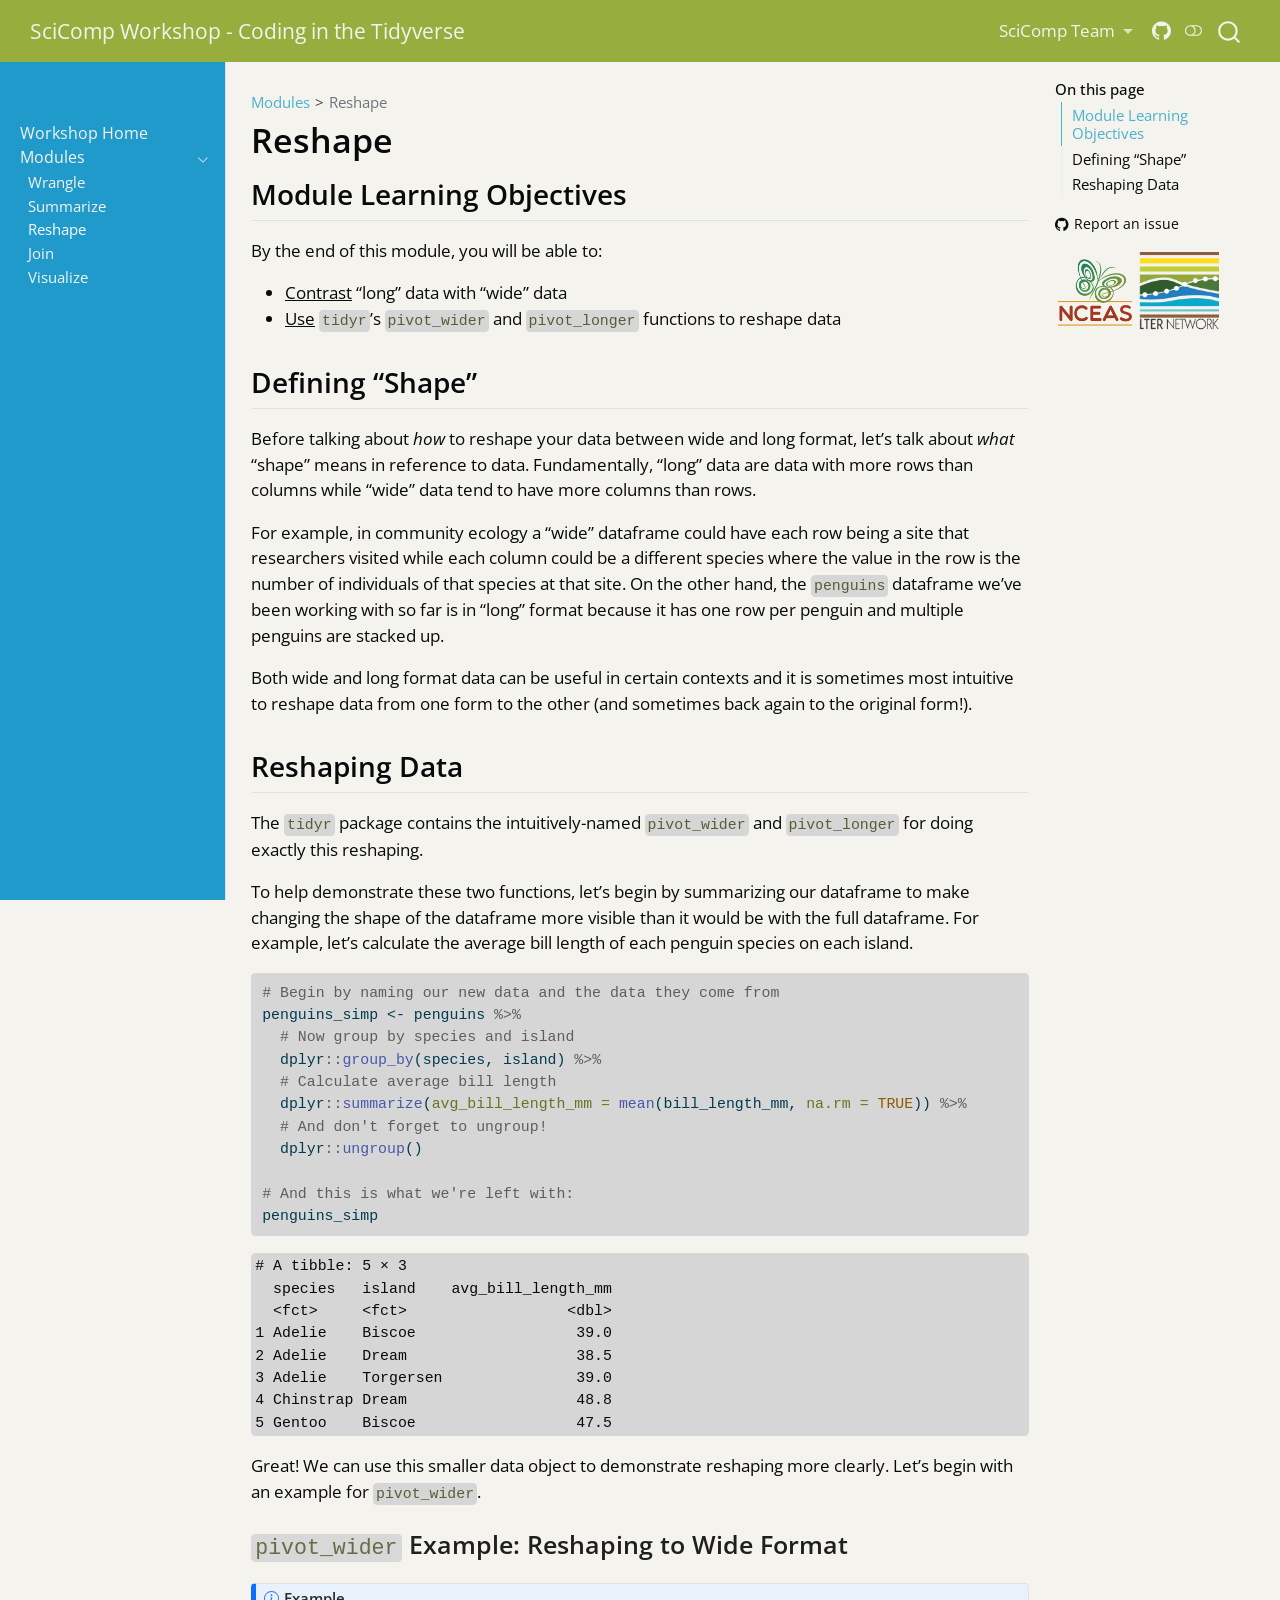
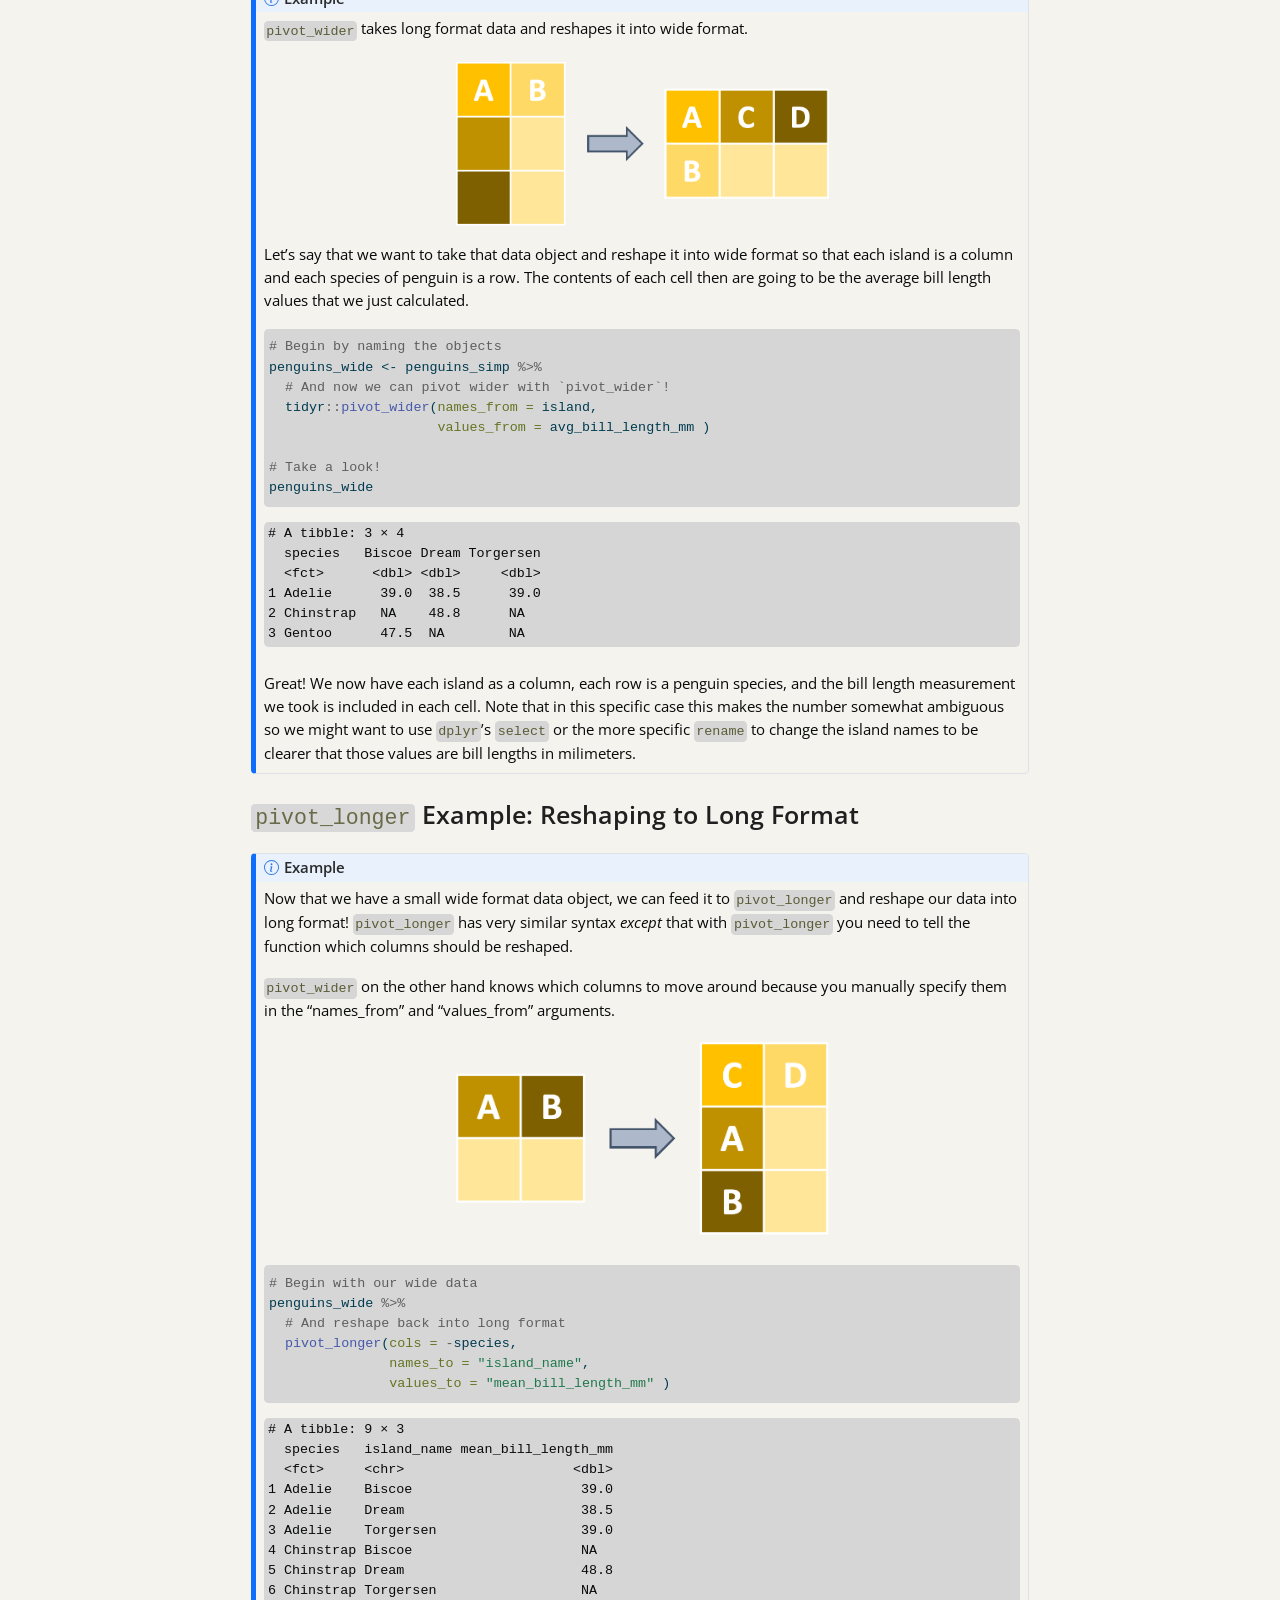
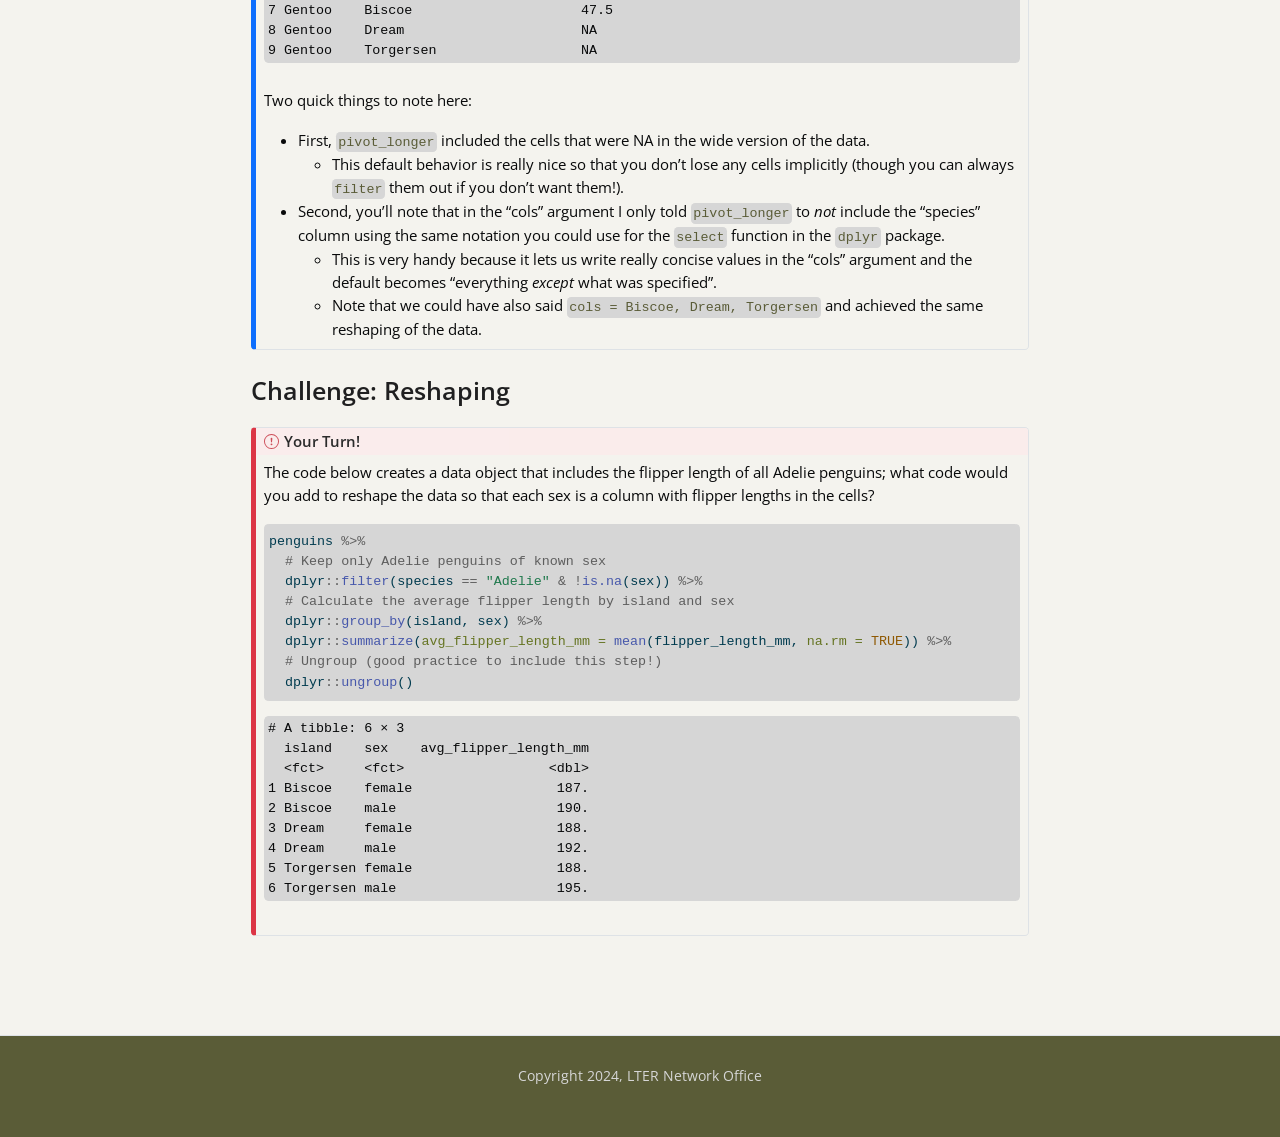
<file: reshape.html>
<!DOCTYPE html>
<html xmlns="http://www.w3.org/1999/xhtml" lang="en" xml:lang="en"><head>

<meta charset="utf-8">
<meta name="generator" content="quarto-1.10.18">

<meta name="viewport" content="width=device-width, initial-scale=1.0, user-scalable=yes">


<title>Reshape – SciComp Workshop - Coding in the Tidyverse</title>
<style>
/* Default styles provided by pandoc.
** See https://pandoc.org/MANUAL.html#variables-for-html for config info.
*/
span.smallcaps{font-variant: small-caps;}
div.columns{display: flex; gap: 1.5em;}
div.column{flex: auto;}
@media screen {
div.columns{gap: min(4vw, 1.5em);}
div.column{overflow-x: auto;}
}
div.hanging-indent{margin-left: 1.5em; text-indent: -1.5em;}
ul.task-list{list-style: none;}
ul.task-list li input[type="checkbox"] {
  width: 0.8em;
  margin: 0 0.8em 0.2em -1em; /* quarto-specific, see https://github.com/quarto-dev/quarto-cli/issues/4556 */ 
  vertical-align: middle;
}
/* CSS for syntax highlighting */
html { -webkit-text-size-adjust: 100%; }
pre > code.sourceCode { white-space: pre; position: relative; }
pre > code.sourceCode > span { display: inline-block; line-height: 1.25; }
pre > code.sourceCode > span:empty { height: 1.2em; }
.sourceCode { overflow: visible; }
code.sourceCode > span { color: inherit; text-decoration: inherit; }
div.sourceCode { margin: 1em 0; }
pre.sourceCode { margin: 0; }
@media screen {
div.sourceCode { overflow: auto; }
}
@media print {
pre > code.sourceCode { white-space: pre-wrap; }
pre > code.sourceCode > span { text-indent: -5em; padding-left: 5em; }
}
pre.numberSource code
  { counter-reset: source-line 0; }
pre.numberSource code > span
  { position: relative; left: -4em; counter-increment: source-line; }
pre.numberSource code > span > a:first-child::before
  { content: counter(source-line);
    position: relative; left: -1em; text-align: right; vertical-align: baseline;
    border: none; display: inline-block;
    -webkit-touch-callout: none; -webkit-user-select: none;
    -khtml-user-select: none; -moz-user-select: none;
    -ms-user-select: none; user-select: none;
    padding: 0 4px; width: 4em;
  }
pre.numberSource { margin-left: 3em;  padding-left: 4px; }
div.sourceCode
  {   }
@media screen {
pre > code.sourceCode > span > a:first-child::before { text-decoration: underline; }
}
</style>


<script src="site_libs/quarto-nav/quarto-nav.js"></script>
<script src="site_libs/quarto-nav/headroom.min.js"></script>
<script src="site_libs/clipboard/clipboard.min.js"></script>
<script src="site_libs/quarto-search/autocomplete.umd.js"></script>
<script src="site_libs/quarto-search/fuse.min.js"></script>
<script src="site_libs/quarto-search/quarto-search.js"></script>
<meta name="quarto:offset" content="./">
<link href="./images/logos/hex_scicomptools.png" rel="icon" type="image/png">
<script src="site_libs/quarto-html/quarto.js" type="module"></script>
<script src="site_libs/quarto-html/tabsets/tabsets.js" type="module"></script>
<script src="site_libs/quarto-html/popper.min.js"></script>
<script src="site_libs/quarto-html/tippy.umd.min.js"></script>
<script src="site_libs/quarto-html/anchor.min.js"></script>
<link href="site_libs/quarto-html/tippy.css" rel="stylesheet">
<link href="site_libs/quarto-html/quarto-syntax-highlighting-64a204ab8560d761af7679ceaba22944.css" rel="stylesheet" class="quarto-color-scheme" id="quarto-text-highlighting-styles">
<link href="site_libs/quarto-html/quarto-syntax-highlighting-dark-b85bc7c33db8c58e0ec93c3465666fed.css" rel="stylesheet" class="quarto-color-scheme quarto-color-alternate" id="quarto-text-highlighting-styles">
<link href="site_libs/quarto-html/quarto-syntax-highlighting-64a204ab8560d761af7679ceaba22944.css" rel="stylesheet" class="quarto-color-scheme-extra" id="quarto-text-highlighting-styles">
<script src="site_libs/bootstrap/bootstrap.min.js"></script>
<link href="site_libs/bootstrap/bootstrap-icons.css" rel="stylesheet">
<link href="site_libs/bootstrap/bootstrap-e203fd712e02d2c1cdf365a28a56f9d6.min.css" rel="stylesheet" append-hash="true" class="quarto-color-scheme" id="quarto-bootstrap" data-mode="light">
<link href="site_libs/bootstrap/bootstrap-dark-60bf092286eb63a1ff808a365e2120e7.min.css" rel="stylesheet" append-hash="true" class="quarto-color-scheme quarto-color-alternate" id="quarto-bootstrap" data-mode="dark">
<link href="site_libs/bootstrap/bootstrap-e203fd712e02d2c1cdf365a28a56f9d6.min.css" rel="stylesheet" append-hash="true" class="quarto-color-scheme-extra" id="quarto-bootstrap" data-mode="light">
<script id="quarto-search-options" type="application/json">{
  "location": "navbar",
  "copy-button": false,
  "collapse-after": 3,
  "panel-placement": "end",
  "type": "overlay",
  "limit": 50,
  "keyboard-shortcut": [
    "f",
    "/",
    "s"
  ],
  "show-item-context": false,
  "language": {
    "search-no-results-text": "No results",
    "search-matching-documents-text": "matching documents",
    "search-copy-link-title": "Copy link to search",
    "search-hide-matches-text": "Hide additional matches",
    "search-more-match-text": "more match in this document",
    "search-more-matches-text": "more matches in this document",
    "search-clear-button-title": "Clear",
    "search-text-placeholder": "",
    "search-detached-cancel-button-title": "Cancel",
    "search-submit-button-title": "Submit",
    "search-label": "Search"
  }
}</script>


<meta name="twitter:title" content="Reshape – SciComp Workshop - Coding in the Tidyverse">
<meta name="twitter:description" content="">
<meta name="twitter:image" content="https://lter.github.io/workshop-tidyverse/images/reshape-pivot-wide.png">
<meta name="twitter:image:alt" content="Graphic of a table with 'A' and 'B' columns being pivoted to a table with 'A', 'C', and 'D' columns and a 'B' row">
<meta name="twitter:image-height" content="464">
<meta name="twitter:image-width" content="1047">
<meta name="twitter:card" content="summary_large_image">
</head>

<body class="nav-sidebar docked nav-fixed quarto-light"><script id="quarto-html-before-body" type="application/javascript">
    const toggleBodyColorMode = (bsSheetEl) => {
      const mode = bsSheetEl.getAttribute("data-mode");
      const bodyEl = window.document.querySelector("body");
      if (mode === "dark") {
        bodyEl.classList.add("quarto-dark");
        bodyEl.classList.remove("quarto-light");
      } else {
        bodyEl.classList.add("quarto-light");
        bodyEl.classList.remove("quarto-dark");
      }
    }
    const toggleBodyColorPrimary = () => {
      const bsSheetEl = window.document.querySelector("link#quarto-bootstrap:not([rel=disabled-stylesheet])");
      if (bsSheetEl) {
        toggleBodyColorMode(bsSheetEl);
      }
    }
    const setColorSchemeToggle = (alternate) => {
      const toggles = window.document.querySelectorAll('.quarto-color-scheme-toggle');
      for (let i=0; i < toggles.length; i++) {
        const toggle = toggles[i];
        if (toggle) {
          if (alternate) {
            toggle.classList.add("alternate");
          } else {
            toggle.classList.remove("alternate");
          }
        }
      }
    };
    const toggleColorMode = (alternate) => {
      // Switch the stylesheets
      const primaryStylesheets = window.document.querySelectorAll('link.quarto-color-scheme:not(.quarto-color-alternate)');
      const alternateStylesheets = window.document.querySelectorAll('link.quarto-color-scheme.quarto-color-alternate');
      manageTransitions('#quarto-margin-sidebar .nav-link', false);
      if (alternate) {
        // note: dark is layered on light, we don't disable primary!
        enableStylesheet(alternateStylesheets);
        for (const sheetNode of alternateStylesheets) {
          if (sheetNode.id === "quarto-bootstrap") {
            toggleBodyColorMode(sheetNode);
          }
        }
      } else {
        disableStylesheet(alternateStylesheets);
        enableStylesheet(primaryStylesheets)
        toggleBodyColorPrimary();
      }
      manageTransitions('#quarto-margin-sidebar .nav-link', true);
      // Switch the toggles
      setColorSchemeToggle(alternate)
      // Hack to workaround the fact that safari doesn't
      // properly recolor the scrollbar when toggling (#1455)
      if (navigator.userAgent.indexOf('Safari') > 0 && navigator.userAgent.indexOf('Chrome') == -1) {
        manageTransitions("body", false);
        window.scrollTo(0, 1);
        setTimeout(() => {
          window.scrollTo(0, 0);
          manageTransitions("body", true);
        }, 40);
      }
    }
    const disableStylesheet = (stylesheets) => {
      for (let i=0; i < stylesheets.length; i++) {
        const stylesheet = stylesheets[i];
        stylesheet.rel = 'disabled-stylesheet';
      }
    }
    const enableStylesheet = (stylesheets) => {
      for (let i=0; i < stylesheets.length; i++) {
        const stylesheet = stylesheets[i];
        if(stylesheet.rel !== 'stylesheet') { // for Chrome, which will still FOUC without this check
          stylesheet.rel = 'stylesheet';
        }
      }
    }
    const manageTransitions = (selector, allowTransitions) => {
      const els = window.document.querySelectorAll(selector);
      for (let i=0; i < els.length; i++) {
        const el = els[i];
        if (allowTransitions) {
          el.classList.remove('notransition');
        } else {
          el.classList.add('notransition');
        }
      }
    }
    const isFileUrl = () => {
      return window.location.protocol === 'file:';
    }
    const hasAlternateSentinel = () => {
      let styleSentinel = getColorSchemeSentinel();
      if (styleSentinel !== null) {
        return styleSentinel === "alternate";
      } else {
        return false;
      }
    }
    const setStyleSentinel = (alternate) => {
      const value = alternate ? "alternate" : "default";
      if (!isFileUrl()) {
        window.localStorage.setItem("quarto-color-scheme", value);
      } else {
        localAlternateSentinel = value;
      }
    }
    const getColorSchemeSentinel = () => {
      if (!isFileUrl()) {
        const storageValue = window.localStorage.getItem("quarto-color-scheme");
        return storageValue != null ? storageValue : localAlternateSentinel;
      } else {
        return localAlternateSentinel;
      }
    }
    const toggleGiscusIfUsed = (isAlternate, darkModeDefault) => {
      const baseTheme = document.querySelector('#giscus-base-theme')?.value ?? 'light';
      const alternateTheme = document.querySelector('#giscus-alt-theme')?.value ?? 'dark';
      let newTheme = '';
      if(authorPrefersDark) {
        newTheme = isAlternate ? baseTheme : alternateTheme;
      } else {
        newTheme = isAlternate ? alternateTheme : baseTheme;
      }
      const changeGiscusTheme = () => {
        // From: https://github.com/giscus/giscus/issues/336
        const sendMessage = (message) => {
          const iframe = document.querySelector('iframe.giscus-frame');
          if (!iframe) return;
          iframe.contentWindow.postMessage({ giscus: message }, 'https://giscus.app');
        }
        sendMessage({
          setConfig: {
            theme: newTheme
          }
        });
      }
      const isGiscussLoaded = window.document.querySelector('iframe.giscus-frame') !== null;
      if (isGiscussLoaded) {
        changeGiscusTheme();
      }
    };
    const authorPrefersDark = false;
    const darkModeDefault = authorPrefersDark;
      document.querySelector('link#quarto-text-highlighting-styles.quarto-color-scheme-extra').rel = 'disabled-stylesheet';
      document.querySelector('link#quarto-bootstrap.quarto-color-scheme-extra').rel = 'disabled-stylesheet';
    let localAlternateSentinel = darkModeDefault ? 'alternate' : 'default';
    // Dark / light mode switch
    window.quartoToggleColorScheme = () => {
      // Read the current dark / light value
      let toAlternate = !hasAlternateSentinel();
      toggleColorMode(toAlternate);
      setStyleSentinel(toAlternate);
      toggleGiscusIfUsed(toAlternate, darkModeDefault);
      window.dispatchEvent(new Event('resize'));
    };
    // Switch to dark mode if need be
    if (hasAlternateSentinel()) {
      toggleColorMode(true);
    } else {
      toggleColorMode(false);
    }
  </script>

<div id="quarto-search-results"></div>
  <header id="quarto-header" class="headroom fixed-top">
    <nav class="navbar navbar-expand-lg " data-bs-theme="dark">
      <div class="navbar-container container-fluid">
      <div class="navbar-brand-container mx-auto">
    <a class="navbar-brand" href="./index.html">
    <span class="navbar-title">SciComp Workshop - Coding in the Tidyverse</span>
    </a>
  </div>
            <div id="quarto-search" class="" title="Search"></div>
          <button class="navbar-toggler" type="button" data-bs-toggle="collapse" data-bs-target="#navbarCollapse" aria-controls="navbarCollapse" role="menu" aria-expanded="false" aria-label="Toggle navigation" onclick="if (window.quartoToggleHeadroom) { window.quartoToggleHeadroom(); }">
  <span class="navbar-toggler-icon"></span>
</button>
          <div class="collapse navbar-collapse" id="navbarCollapse">
            <ul class="navbar-nav navbar-nav-scroll ms-auto">
  <li class="nav-item dropdown ">
    <a class="nav-link dropdown-toggle" href="#" id="nav-menu-scicomp-team" role="link" data-bs-toggle="dropdown" aria-expanded="false">
 <span class="menu-text">SciComp Team</span>
    </a>
    <ul class="dropdown-menu dropdown-menu-end" aria-labelledby="nav-menu-scicomp-team">    
        <li>
    <a class="dropdown-item" href="https://lter.github.io/scicomp/">
 <span class="dropdown-text">Home</span></a>
  </li>  
        <li>
    <a class="dropdown-item" href="https://lter.github.io/scicomp/staff.html">
 <span class="dropdown-text">People</span></a>
  </li>  
    </ul>
  </li>
  <li class="nav-item compact">
    <a class="nav-link" href="https://github.com/lter/workshop-tidyverse"> <i class="bi bi-github" role="img">
</i> 
<span class="menu-text"></span></a>
  </li>  
</ul>
          </div> <!-- /navcollapse -->
            <div class="quarto-navbar-tools">
  <a href="" class="quarto-color-scheme-toggle quarto-navigation-tool  px-1" onclick="window.quartoToggleColorScheme(); return false;" title="Toggle dark mode"><i class="bi"></i></a>
</div>
      </div> <!-- /container-fluid -->
    </nav>
  <nav class="quarto-secondary-nav">
    <div class="container-fluid d-flex">
      <button type="button" class="quarto-btn-toggle btn" data-bs-toggle="collapse" role="button" data-bs-target=".quarto-sidebar-collapse-item" aria-controls="quarto-sidebar" aria-expanded="false" aria-label="Toggle sidebar navigation" onclick="if (window.quartoToggleHeadroom) { window.quartoToggleHeadroom(); }">
        <i class="bi bi-layout-text-sidebar-reverse"></i>
      </button>
        <nav class="quarto-page-breadcrumbs" aria-label="breadcrumb"><ol class="breadcrumb"><li class="breadcrumb-item"><a href="./wrangle.html">Modules</a></li><li class="breadcrumb-item"><a href="./reshape.html">Reshape</a></li></ol></nav>
        <a class="flex-grow-1" role="navigation" data-bs-toggle="collapse" data-bs-target=".quarto-sidebar-collapse-item" aria-controls="quarto-sidebar" aria-expanded="false" aria-label="Toggle sidebar navigation" onclick="if (window.quartoToggleHeadroom) { window.quartoToggleHeadroom(); }">      
        </a>
      <button type="button" class="btn quarto-search-button" aria-label="Search" onclick="window.quartoOpenSearch();">
        <i class="bi bi-search"></i>
      </button>
    </div>
  </nav>
</header>
<!-- content -->
<div id="quarto-content" class="quarto-container page-columns page-rows-contents page-layout-article page-navbar">
<!-- sidebar -->
  <nav id="quarto-sidebar" class="sidebar collapse collapse-horizontal quarto-sidebar-collapse-item sidebar-navigation docked overflow-auto">
        <div class="mt-2 flex-shrink-0 align-items-center">
        <div class="sidebar-search">
        <div id="quarto-search" class="" title="Search"></div>
        </div>
        </div>
    <div class="sidebar-menu-container"> 
    <ul class="list-unstyled mt-1">
        <li class="sidebar-item">
  <div class="sidebar-item-container"> 
  <a href="./index.html" class="sidebar-item-text sidebar-link">
 <span class="menu-text">Workshop Home</span></a>
  </div>
</li>
        <li class="sidebar-item sidebar-item-section">
      <div class="sidebar-item-container"> 
            <a class="sidebar-item-text sidebar-link text-start" data-bs-toggle="collapse" data-bs-target="#quarto-sidebar-section-1" role="navigation" aria-expanded="true">
 <span class="menu-text">Modules</span></a>
          <a class="sidebar-item-toggle text-start" data-bs-toggle="collapse" data-bs-target="#quarto-sidebar-section-1" role="navigation" aria-expanded="true" aria-label="Toggle section">
            <i class="bi bi-chevron-right ms-2"></i>
          </a> 
      </div>
      <ul id="quarto-sidebar-section-1" class="collapse list-unstyled sidebar-section depth1 show">  
          <li class="sidebar-item">
  <div class="sidebar-item-container"> 
  <a href="./wrangle.html" class="sidebar-item-text sidebar-link">
 <span class="menu-text">Wrangle</span></a>
  </div>
</li>
          <li class="sidebar-item">
  <div class="sidebar-item-container"> 
  <a href="./summarize.html" class="sidebar-item-text sidebar-link">
 <span class="menu-text">Summarize</span></a>
  </div>
</li>
          <li class="sidebar-item">
  <div class="sidebar-item-container"> 
  <a href="./reshape.html" class="sidebar-item-text sidebar-link active">
 <span class="menu-text">Reshape</span></a>
  </div>
</li>
          <li class="sidebar-item">
  <div class="sidebar-item-container"> 
  <a href="./join.html" class="sidebar-item-text sidebar-link">
 <span class="menu-text">Join</span></a>
  </div>
</li>
          <li class="sidebar-item">
  <div class="sidebar-item-container"> 
  <a href="./visualize.html" class="sidebar-item-text sidebar-link">
 <span class="menu-text">Visualize</span></a>
  </div>
</li>
      </ul>
  </li>
    </ul>
    </div>
</nav>
<div id="quarto-sidebar-glass" class="quarto-sidebar-collapse-item" data-bs-toggle="collapse" data-bs-target=".quarto-sidebar-collapse-item"></div>
<!-- margin-sidebar -->
    <div id="quarto-margin-sidebar" class="sidebar margin-sidebar">
        <nav id="TOC" role="doc-toc" class="toc-active">
    <h2 id="toc-title">On this page</h2>
   
  <ul>
  <li><a href="#module-learning-objectives" id="toc-module-learning-objectives" class="nav-link active" data-scroll-target="#module-learning-objectives">Module Learning Objectives</a></li>
  <li><a href="#defining-shape" id="toc-defining-shape" class="nav-link" data-scroll-target="#defining-shape">Defining “Shape”</a></li>
  <li><a href="#reshaping-data" id="toc-reshaping-data" class="nav-link" data-scroll-target="#reshaping-data">Reshaping Data</a>
  <ul class="collapse">
  <li><a href="#pivot_wider-example-reshaping-to-wide-format" id="toc-pivot_wider-example-reshaping-to-wide-format" class="nav-link" data-scroll-target="#pivot_wider-example-reshaping-to-wide-format"><code>pivot_wider</code> Example: Reshaping to Wide Format</a></li>
  <li><a href="#pivot_longer-example-reshaping-to-long-format" id="toc-pivot_longer-example-reshaping-to-long-format" class="nav-link" data-scroll-target="#pivot_longer-example-reshaping-to-long-format"><code>pivot_longer</code> Example: Reshaping to Long Format</a></li>
  <li><a href="#challenge-reshaping" id="toc-challenge-reshaping" class="nav-link" data-scroll-target="#challenge-reshaping">Challenge: Reshaping</a></li>
  </ul></li>
  </ul>
<div class="toc-actions"><ul><li><a href="https://github.com/lter/workshop-tidyverse/issues/new" class="toc-action"><i class="bi bi-github"></i>Report an issue</a></li></ul></div></nav>
    <div class="quarto-margin-footer"><div class="margin-footer-item">
<p><img src="images/logos/logo_nceas.png" alt="Logo for the National Center for Ecological Analysis and Synthesis (NCEAS)" width="40%"> <img src="images/logos/logo_lter.png" alt="Logo for the Long Term Ecological Research (LTER) Network" width="40%"></p>
</div></div></div>
<!-- main -->
<main class="content" id="quarto-document-content">


<header id="title-block-header" class="quarto-title-block default"><nav class="quarto-page-breadcrumbs quarto-title-breadcrumbs d-none d-lg-block" aria-label="breadcrumb"><ol class="breadcrumb"><li class="breadcrumb-item"><a href="./wrangle.html">Modules</a></li><li class="breadcrumb-item"><a href="./reshape.html">Reshape</a></li></ol></nav>
<div class="quarto-title">
<h1 class="title">Reshape</h1>
</div>



<div class="quarto-title-meta">

    
  
    
  </div>
  


</header>


<section id="module-learning-objectives" class="level2">
<h2 class="anchored" data-anchor-id="module-learning-objectives">Module Learning Objectives</h2>
<p>By the end of this module, you will be able to:</p>
<ul>
<li><u>Contrast</u> “long” data with “wide” data<br>
</li>
<li><u>Use</u> <code>tidyr</code>’s <code>pivot_wider</code> and <code>pivot_longer</code> functions to reshape data</li>
</ul>
</section>
<section id="defining-shape" class="level2">
<h2 class="anchored" data-anchor-id="defining-shape">Defining “Shape”</h2>
<p>Before talking about <em>how</em> to reshape your data between wide and long format, let’s talk about <em>what</em> “shape” means in reference to data. Fundamentally, “long” data are data with more rows than columns while “wide” data tend to have more columns than rows.</p>
<p>For example, in community ecology a “wide” dataframe could have each row being a site that researchers visited while each column could be a different species where the value in the row is the number of individuals of that species at that site. On the other hand, the <code>penguins</code> dataframe we’ve been working with so far is in “long” format because it has one row per penguin and multiple penguins are stacked up.</p>
<p>Both wide and long format data can be useful in certain contexts and it is sometimes most intuitive to reshape data from one form to the other (and sometimes back again to the original form!).</p>
</section>
<section id="reshaping-data" class="level2">
<h2 class="anchored" data-anchor-id="reshaping-data">Reshaping Data</h2>
<p>The <code>tidyr</code> package contains the intuitively-named <code>pivot_wider</code> and <code>pivot_longer</code> for doing exactly this reshaping.</p>
<p>To help demonstrate these two functions, let’s begin by summarizing our dataframe to make changing the shape of the dataframe more visible than it would be with the full dataframe. For example, let’s calculate the average bill length of each penguin species on each island.</p>
<div class="cell">
<div class="code-copy-outer-scaffold"><div class="sourceCode cell-code" id="cb1"><pre class="sourceCode r code-with-copy"><code class="sourceCode r"><span id="cb1-1"><a href="#cb1-1" aria-hidden="true" tabindex="-1"></a><span class="co"># Begin by naming our new data and the data they come from</span></span>
<span id="cb1-2"><a href="#cb1-2" aria-hidden="true" tabindex="-1"></a>penguins_simp <span class="ot">&lt;-</span> penguins <span class="sc">%&gt;%</span></span>
<span id="cb1-3"><a href="#cb1-3" aria-hidden="true" tabindex="-1"></a>  <span class="co"># Now group by species and island</span></span>
<span id="cb1-4"><a href="#cb1-4" aria-hidden="true" tabindex="-1"></a>  dplyr<span class="sc">::</span><span class="fu">group_by</span>(species, island) <span class="sc">%&gt;%</span></span>
<span id="cb1-5"><a href="#cb1-5" aria-hidden="true" tabindex="-1"></a>  <span class="co"># Calculate average bill length</span></span>
<span id="cb1-6"><a href="#cb1-6" aria-hidden="true" tabindex="-1"></a>  dplyr<span class="sc">::</span><span class="fu">summarize</span>(<span class="at">avg_bill_length_mm =</span> <span class="fu">mean</span>(bill_length_mm, <span class="at">na.rm =</span> <span class="cn">TRUE</span>)) <span class="sc">%&gt;%</span></span>
<span id="cb1-7"><a href="#cb1-7" aria-hidden="true" tabindex="-1"></a>  <span class="co"># And don't forget to ungroup!</span></span>
<span id="cb1-8"><a href="#cb1-8" aria-hidden="true" tabindex="-1"></a>  dplyr<span class="sc">::</span><span class="fu">ungroup</span>()</span>
<span id="cb1-9"><a href="#cb1-9" aria-hidden="true" tabindex="-1"></a></span>
<span id="cb1-10"><a href="#cb1-10" aria-hidden="true" tabindex="-1"></a><span class="co"># And this is what we're left with:</span></span>
<span id="cb1-11"><a href="#cb1-11" aria-hidden="true" tabindex="-1"></a>penguins_simp</span></code></pre></div><button title="Copy to Clipboard" class="code-copy-button"><i class="bi"></i></button></div>
<div class="cell-output cell-output-stdout">
<pre><code># A tibble: 5 × 3
  species   island    avg_bill_length_mm
  &lt;fct&gt;     &lt;fct&gt;                  &lt;dbl&gt;
1 Adelie    Biscoe                  39.0
2 Adelie    Dream                   38.5
3 Adelie    Torgersen               39.0
4 Chinstrap Dream                   48.8
5 Gentoo    Biscoe                  47.5</code></pre>
</div>
</div>
<p>Great! We can use this smaller data object to demonstrate reshaping more clearly. Let’s begin with an example for <code>pivot_wider</code>.</p>
<section id="pivot_wider-example-reshaping-to-wide-format" class="level3">
<h3 class="anchored" data-anchor-id="pivot_wider-example-reshaping-to-wide-format"><code>pivot_wider</code> Example: Reshaping to Wide Format</h3>
<div class="callout callout-style-default callout-note callout-titled">
<div class="callout-header d-flex align-content-center">
<div class="callout-icon-container">
<i class="callout-icon"></i>
</div>
<div class="callout-title-container flex-fill">
<span class="screen-reader-only">Note</span>Example
</div>
</div>
<div class="callout-body-container callout-body">
<p><code>pivot_wider</code> takes long format data and reshapes it into wide format.</p>
<p align="center">
<img src="images/reshape-pivot-wide.png" alt="Graphic of a table with 'A' and 'B' columns being pivoted to a table with 'A', 'C', and 'D' columns and a 'B' row" width="50%">
</p>
<p>Let’s say that we want to take that data object and reshape it into wide format so that each island is a column and each species of penguin is a row. The contents of each cell then are going to be the average bill length values that we just calculated.</p>
<div class="cell">
<div class="code-copy-outer-scaffold"><div class="sourceCode cell-code" id="cb3"><pre class="sourceCode r code-with-copy"><code class="sourceCode r"><span id="cb3-1"><a href="#cb3-1" aria-hidden="true" tabindex="-1"></a><span class="co"># Begin by naming the objects</span></span>
<span id="cb3-2"><a href="#cb3-2" aria-hidden="true" tabindex="-1"></a>penguins_wide <span class="ot">&lt;-</span> penguins_simp <span class="sc">%&gt;%</span></span>
<span id="cb3-3"><a href="#cb3-3" aria-hidden="true" tabindex="-1"></a>  <span class="co"># And now we can pivot wider with `pivot_wider`!</span></span>
<span id="cb3-4"><a href="#cb3-4" aria-hidden="true" tabindex="-1"></a>  tidyr<span class="sc">::</span><span class="fu">pivot_wider</span>(<span class="at">names_from =</span> island,</span>
<span id="cb3-5"><a href="#cb3-5" aria-hidden="true" tabindex="-1"></a>                     <span class="at">values_from =</span> avg_bill_length_mm )</span>
<span id="cb3-6"><a href="#cb3-6" aria-hidden="true" tabindex="-1"></a></span>
<span id="cb3-7"><a href="#cb3-7" aria-hidden="true" tabindex="-1"></a><span class="co"># Take a look!</span></span>
<span id="cb3-8"><a href="#cb3-8" aria-hidden="true" tabindex="-1"></a>penguins_wide</span></code></pre></div><button title="Copy to Clipboard" class="code-copy-button"><i class="bi"></i></button></div>
<div class="cell-output cell-output-stdout">
<pre><code># A tibble: 3 × 4
  species   Biscoe Dream Torgersen
  &lt;fct&gt;      &lt;dbl&gt; &lt;dbl&gt;     &lt;dbl&gt;
1 Adelie      39.0  38.5      39.0
2 Chinstrap   NA    48.8      NA  
3 Gentoo      47.5  NA        NA  </code></pre>
</div>
</div>
<p>Great! We now have each island as a column, each row is a penguin species, and the bill length measurement we took is included in each cell. Note that in this specific case this makes the number somewhat ambiguous so we might want to use <code>dplyr</code>’s <code>select</code> or the more specific <code>rename</code> to change the island names to be clearer that those values are bill lengths in milimeters.</p>
</div>
</div>
</section>
<section id="pivot_longer-example-reshaping-to-long-format" class="level3">
<h3 class="anchored" data-anchor-id="pivot_longer-example-reshaping-to-long-format"><code>pivot_longer</code> Example: Reshaping to Long Format</h3>
<div class="callout callout-style-default callout-note callout-titled">
<div class="callout-header d-flex align-content-center">
<div class="callout-icon-container">
<i class="callout-icon"></i>
</div>
<div class="callout-title-container flex-fill">
<span class="screen-reader-only">Note</span>Example
</div>
</div>
<div class="callout-body-container callout-body">
<p>Now that we have a small wide format data object, we can feed it to <code>pivot_longer</code> and reshape our data into long format! <code>pivot_longer</code> has very similar syntax <em>except</em> that with <code>pivot_longer</code> you need to tell the function which columns should be reshaped.</p>
<p><code>pivot_wider</code> on the other hand knows which columns to move around because you manually specify them in the “names_from” and “values_from” arguments.</p>
<p align="center">
<img src="images/reshape-pivot-long.png" alt="Graphic of a table with 'A' and 'B' columns being pivoted to a table with 'C' and 'D' columns and 'A' and 'B' rows" width="50%">
</p>
<div class="cell">
<div class="code-copy-outer-scaffold"><div class="sourceCode cell-code" id="cb5"><pre class="sourceCode r code-with-copy"><code class="sourceCode r"><span id="cb5-1"><a href="#cb5-1" aria-hidden="true" tabindex="-1"></a><span class="co"># Begin with our wide data</span></span>
<span id="cb5-2"><a href="#cb5-2" aria-hidden="true" tabindex="-1"></a>penguins_wide <span class="sc">%&gt;%</span></span>
<span id="cb5-3"><a href="#cb5-3" aria-hidden="true" tabindex="-1"></a>  <span class="co"># And reshape back into long format</span></span>
<span id="cb5-4"><a href="#cb5-4" aria-hidden="true" tabindex="-1"></a>  <span class="fu">pivot_longer</span>(<span class="at">cols =</span> <span class="sc">-</span>species,</span>
<span id="cb5-5"><a href="#cb5-5" aria-hidden="true" tabindex="-1"></a>               <span class="at">names_to =</span> <span class="st">"island_name"</span>,</span>
<span id="cb5-6"><a href="#cb5-6" aria-hidden="true" tabindex="-1"></a>               <span class="at">values_to =</span> <span class="st">"mean_bill_length_mm"</span> )</span></code></pre></div><button title="Copy to Clipboard" class="code-copy-button"><i class="bi"></i></button></div>
<div class="cell-output cell-output-stdout">
<pre><code># A tibble: 9 × 3
  species   island_name mean_bill_length_mm
  &lt;fct&gt;     &lt;chr&gt;                     &lt;dbl&gt;
1 Adelie    Biscoe                     39.0
2 Adelie    Dream                      38.5
3 Adelie    Torgersen                  39.0
4 Chinstrap Biscoe                     NA  
5 Chinstrap Dream                      48.8
6 Chinstrap Torgersen                  NA  
7 Gentoo    Biscoe                     47.5
8 Gentoo    Dream                      NA  
9 Gentoo    Torgersen                  NA  </code></pre>
</div>
</div>
<p>Two quick things to note here:</p>
<ul>
<li>First, <code>pivot_longer</code> included the cells that were NA in the wide version of the data.
<ul>
<li>This default behavior is really nice so that you don’t lose any cells implicitly (though you can always <code>filter</code> them out if you don’t want them!).</li>
</ul></li>
<li>Second, you’ll note that in the “cols” argument I only told <code>pivot_longer</code> to <em>not</em> include the “species” column using the same notation you could use for the <code>select</code> function in the <code>dplyr</code> package.
<ul>
<li>This is very handy because it lets us write really concise values in the “cols” argument and the default becomes “everything <em>except</em> what was specified”.</li>
<li>Note that we could have also said <code>cols = Biscoe, Dream, Torgersen</code> and achieved the same reshaping of the data.</li>
</ul></li>
</ul>
</div>
</div>
</section>
<section id="challenge-reshaping" class="level3">
<h3 class="anchored" data-anchor-id="challenge-reshaping">Challenge: Reshaping</h3>
<div class="callout callout-style-default callout-important callout-titled">
<div class="callout-header d-flex align-content-center">
<div class="callout-icon-container">
<i class="callout-icon"></i>
</div>
<div class="callout-title-container flex-fill">
<span class="screen-reader-only">Important</span>Your Turn!
</div>
</div>
<div class="callout-body-container callout-body">
<p>The code below creates a data object that includes the flipper length of all Adelie penguins; what code would you add to reshape the data so that each sex is a column with flipper lengths in the cells?</p>
<div class="cell">
<div class="code-copy-outer-scaffold"><div class="sourceCode cell-code" id="cb7"><pre class="sourceCode r code-with-copy"><code class="sourceCode r"><span id="cb7-1"><a href="#cb7-1" aria-hidden="true" tabindex="-1"></a>penguins <span class="sc">%&gt;%</span></span>
<span id="cb7-2"><a href="#cb7-2" aria-hidden="true" tabindex="-1"></a>  <span class="co"># Keep only Adelie penguins of known sex</span></span>
<span id="cb7-3"><a href="#cb7-3" aria-hidden="true" tabindex="-1"></a>  dplyr<span class="sc">::</span><span class="fu">filter</span>(species <span class="sc">==</span> <span class="st">"Adelie"</span> <span class="sc">&amp;</span> <span class="sc">!</span><span class="fu">is.na</span>(sex)) <span class="sc">%&gt;%</span></span>
<span id="cb7-4"><a href="#cb7-4" aria-hidden="true" tabindex="-1"></a>  <span class="co"># Calculate the average flipper length by island and sex</span></span>
<span id="cb7-5"><a href="#cb7-5" aria-hidden="true" tabindex="-1"></a>  dplyr<span class="sc">::</span><span class="fu">group_by</span>(island, sex) <span class="sc">%&gt;%</span></span>
<span id="cb7-6"><a href="#cb7-6" aria-hidden="true" tabindex="-1"></a>  dplyr<span class="sc">::</span><span class="fu">summarize</span>(<span class="at">avg_flipper_length_mm =</span> <span class="fu">mean</span>(flipper_length_mm, <span class="at">na.rm =</span> <span class="cn">TRUE</span>)) <span class="sc">%&gt;%</span></span>
<span id="cb7-7"><a href="#cb7-7" aria-hidden="true" tabindex="-1"></a>  <span class="co"># Ungroup (good practice to include this step!)</span></span>
<span id="cb7-8"><a href="#cb7-8" aria-hidden="true" tabindex="-1"></a>  dplyr<span class="sc">::</span><span class="fu">ungroup</span>()</span></code></pre></div><button title="Copy to Clipboard" class="code-copy-button"><i class="bi"></i></button></div>
<div class="cell-output cell-output-stdout">
<pre><code># A tibble: 6 × 3
  island    sex    avg_flipper_length_mm
  &lt;fct&gt;     &lt;fct&gt;                  &lt;dbl&gt;
1 Biscoe    female                  187.
2 Biscoe    male                    190.
3 Dream     female                  188.
4 Dream     male                    192.
5 Torgersen female                  188.
6 Torgersen male                    195.</code></pre>
</div>
</div>
</div>
</div>


</section>
</section>

</main> <!-- /main -->
<script id="quarto-html-after-body" type="application/javascript">
  window.document.addEventListener("DOMContentLoaded", function (event) {
    // Ensure there is a toggle, if there isn't float one in the top right
    if (window.document.querySelector('.quarto-color-scheme-toggle') === null) {
      const a = window.document.createElement('a');
      a.classList.add('top-right');
      a.classList.add('quarto-color-scheme-toggle');
      a.href = "";
      a.onclick = function() { try { window.quartoToggleColorScheme(); } catch {} return false; };
      const i = window.document.createElement("i");
      i.classList.add('bi');
      a.appendChild(i);
      window.document.body.appendChild(a);
    }
    setColorSchemeToggle(hasAlternateSentinel())
    const icon = "";
    const anchorJS = new window.AnchorJS();
    anchorJS.options = {
      placement: 'right',
      icon: icon
    };
    anchorJS.add('.anchored');
    const isCodeAnnotation = (el) => {
      for (const clz of el.classList) {
        if (clz.startsWith('code-annotation-')) {                     
          return true;
        }
      }
      return false;
    }
    const onCopySuccess = function(e) {
      // button target
      const button = e.trigger;
      // don't keep focus
      button.blur();
      // flash "checked"
      button.classList.add('code-copy-button-checked');
      var currentTitle = button.getAttribute("title");
      button.setAttribute("title", "Copied!");
      let tooltip;
      if (window.bootstrap) {
        button.setAttribute("data-bs-toggle", "tooltip");
        button.setAttribute("data-bs-placement", "left");
        button.setAttribute("data-bs-title", "Copied!");
        tooltip = new bootstrap.Tooltip(button, 
          { trigger: "manual", 
            customClass: "code-copy-button-tooltip",
            offset: [0, -8]});
        tooltip.show();    
      }
      setTimeout(function() {
        if (tooltip) {
          tooltip.hide();
          button.removeAttribute("data-bs-title");
          button.removeAttribute("data-bs-toggle");
          button.removeAttribute("data-bs-placement");
        }
        button.setAttribute("title", currentTitle);
        button.classList.remove('code-copy-button-checked');
      }, 1000);
      // clear code selection
      e.clearSelection();
    }
    const getTextToCopy = function(trigger) {
      const outerScaffold = trigger.parentElement.cloneNode(true);
      const codeEl = outerScaffold.querySelector('code');
      for (const childEl of codeEl.children) {
        if (isCodeAnnotation(childEl)) {
          childEl.remove();
        }
      }
      return codeEl.innerText;
    }
    const clipboard = new window.ClipboardJS('.code-copy-button:not([data-in-quarto-modal])', {
      text: getTextToCopy
    });
    clipboard.on('success', onCopySuccess);
    if (window.document.getElementById('quarto-embedded-source-code-modal')) {
      const clipboardModal = new window.ClipboardJS('.code-copy-button[data-in-quarto-modal]', {
        text: getTextToCopy,
        container: window.document.getElementById('quarto-embedded-source-code-modal')
      });
      clipboardModal.on('success', onCopySuccess);
    }
      var localhostRegex = new RegExp(/^(?:http|https):\/\/localhost\:?[0-9]*\//);
      var mailtoRegex = new RegExp(/^mailto:/);
        var filterRegex = new RegExp("https:\/\/lter\.github\.io\/workshop-tidyverse\/");
      var isInternal = (href) => {
          return filterRegex.test(href) || localhostRegex.test(href) || mailtoRegex.test(href);
      }
      // Inspect non-navigation links and adorn them if external
     var links = window.document.querySelectorAll('a[href]:not(.nav-link):not(.navbar-brand):not(.toc-action):not(.sidebar-link):not(.sidebar-item-toggle):not(.pagination-link):not(.no-external):not([aria-hidden]):not(.dropdown-item):not(.quarto-navigation-tool):not(.about-link)');
      for (var i=0; i<links.length; i++) {
        const link = links[i];
        if (!isInternal(link.href)) {
          // undo the damage that might have been done by quarto-nav.js in the case of
          // links that we want to consider external
          if (link.dataset.originalHref !== undefined) {
            link.href = link.dataset.originalHref;
          }
            // target, if specified
            link.setAttribute("target", "_blank");
            if (link.getAttribute("rel") === null) {
              link.setAttribute("rel", "noopener");
            }
        }
      }
    function tippyHover(el, contentFn, onTriggerFn, onUntriggerFn) {
      const config = {
        allowHTML: true,
        maxWidth: 500,
        delay: 100,
        arrow: false,
        appendTo: function(el) {
            return el.parentElement;
        },
        interactive: true,
        interactiveBorder: 10,
        theme: 'quarto',
        placement: 'bottom-start',
      };
      if (contentFn) {
        config.content = contentFn;
      }
      if (onTriggerFn) {
        config.onTrigger = onTriggerFn;
      }
      if (onUntriggerFn) {
        config.onUntrigger = onUntriggerFn;
      }
      window.tippy(el, config); 
    }
    const noterefs = window.document.querySelectorAll('a[role="doc-noteref"]');
    for (var i=0; i<noterefs.length; i++) {
      const ref = noterefs[i];
      tippyHover(ref, function() {
        // use id or data attribute instead here
        let href = ref.getAttribute('data-footnote-href') || ref.getAttribute('href');
        try { href = new URL(href).hash; } catch {}
        const id = href.replace(/^#\/?/, "");
        const note = window.document.getElementById(id);
        if (note) {
          return note.innerHTML;
        } else {
          return "";
        }
      });
    }
    const xrefs = window.document.querySelectorAll('a.quarto-xref');
    const processXRef = (id, note) => {
      // Strip column container classes
      const stripColumnClz = (el) => {
        el.classList.remove("page-full", "page-columns");
        if (el.children) {
          for (const child of el.children) {
            stripColumnClz(child);
          }
        }
      }
      stripColumnClz(note)
      if (id === null || id.startsWith('sec-')) {
        // Special case sections, only their first couple elements
        const container = document.createElement("div");
        if (note.children && note.children.length > 2) {
          container.appendChild(note.children[0].cloneNode(true));
          for (let i = 1; i < note.children.length; i++) {
            const child = note.children[i];
            if (child.tagName === "P" && child.innerText === "") {
              continue;
            } else {
              container.appendChild(child.cloneNode(true));
              break;
            }
          }
          if (window.Quarto?.typesetMath) {
            window.Quarto.typesetMath(container);
          }
          return container.innerHTML
        } else {
          if (window.Quarto?.typesetMath) {
            window.Quarto.typesetMath(note);
          }
          return note.innerHTML;
        }
      } else {
        // Remove any anchor links if they are present
        const anchorLink = note.querySelector('a.anchorjs-link');
        if (anchorLink) {
          anchorLink.remove();
        }
        if (window.Quarto?.typesetMath) {
          window.Quarto.typesetMath(note);
        }
        if (note.classList.contains("callout")) {
          return note.outerHTML;
        } else {
          return note.innerHTML;
        }
      }
    }
    for (var i=0; i<xrefs.length; i++) {
      const xref = xrefs[i];
      tippyHover(xref, undefined, function(instance) {
        instance.disable();
        let url = xref.getAttribute('href');
        let hash = undefined; 
        if (url.startsWith('#')) {
          hash = url;
        } else {
          try { hash = new URL(url).hash; } catch {}
        }
        if (hash) {
          const id = hash.replace(/^#\/?/, "");
          const note = window.document.getElementById(id);
          if (note !== null) {
            try {
              const html = processXRef(id, note.cloneNode(true));
              instance.setContent(html);
            } finally {
              instance.enable();
              instance.show();
            }
          } else {
            // See if we can fetch this
            fetch(url.split('#')[0])
            .then(res => res.text())
            .then(html => {
              const parser = new DOMParser();
              const htmlDoc = parser.parseFromString(html, "text/html");
              const note = htmlDoc.getElementById(id);
              if (note !== null) {
                const html = processXRef(id, note);
                instance.setContent(html);
              } 
            }).finally(() => {
              instance.enable();
              instance.show();
            });
          }
        } else {
          // See if we can fetch a full url (with no hash to target)
          // This is a special case and we should probably do some content thinning / targeting
          fetch(url)
          .then(res => res.text())
          .then(html => {
            const parser = new DOMParser();
            const htmlDoc = parser.parseFromString(html, "text/html");
            const note = htmlDoc.querySelector('main.content');
            if (note !== null) {
              // This should only happen for chapter cross references
              // (since there is no id in the URL)
              // remove the first header
              if (note.children.length > 0 && note.children[0].tagName === "HEADER") {
                note.children[0].remove();
              }
              const html = processXRef(null, note);
              instance.setContent(html);
            } 
          }).finally(() => {
            instance.enable();
            instance.show();
          });
        }
      }, function(instance) {
      });
    }
        let selectedAnnoteEl;
        const selectorForAnnotation = ( cell, annotation) => {
          let cellAttr = 'data-code-cell="' + cell + '"';
          let lineAttr = 'data-code-annotation="' +  annotation + '"';
          const selector = 'span[' + cellAttr + '][' + lineAttr + ']';
          return selector;
        }
        const selectCodeLines = (annoteEl) => {
          const doc = window.document;
          const targetCell = annoteEl.getAttribute("data-target-cell");
          const targetAnnotation = annoteEl.getAttribute("data-target-annotation");
          const annoteSpan = window.document.querySelector(selectorForAnnotation(targetCell, targetAnnotation));
          const lines = annoteSpan.getAttribute("data-code-lines").split(",");
          const lineIds = lines.map((line) => {
            return targetCell + "-" + line;
          })
          let top = null;
          let height = null;
          let parent = null;
          if (lineIds.length > 0) {
              //compute the position of the single el (top and bottom and make a div)
              const el = window.document.getElementById(lineIds[0]);
              top = el.offsetTop;
              height = el.offsetHeight;
              parent = el.parentElement.parentElement;
            if (lineIds.length > 1) {
              const lastEl = window.document.getElementById(lineIds[lineIds.length - 1]);
              const bottom = lastEl.offsetTop + lastEl.offsetHeight;
              height = bottom - top;
            }
            if (top !== null && height !== null && parent !== null) {
              // cook up a div (if necessary) and position it 
              let div = window.document.getElementById("code-annotation-line-highlight");
              if (div === null) {
                div = window.document.createElement("div");
                div.setAttribute("id", "code-annotation-line-highlight");
                div.style.position = 'absolute';
                parent.appendChild(div);
              }
              div.style.top = top - 2 + "px";
              div.style.height = height + 4 + "px";
              div.style.left = 0;
              let gutterDiv = window.document.getElementById("code-annotation-line-highlight-gutter");
              if (gutterDiv === null) {
                gutterDiv = window.document.createElement("div");
                gutterDiv.setAttribute("id", "code-annotation-line-highlight-gutter");
                gutterDiv.style.position = 'absolute';
                const codeCell = window.document.getElementById(targetCell);
                const gutter = codeCell.querySelector('.code-annotation-gutter');
                gutter.appendChild(gutterDiv);
              }
              gutterDiv.style.top = top - 2 + "px";
              gutterDiv.style.height = height + 4 + "px";
            }
            selectedAnnoteEl = annoteEl;
          }
        };
        const unselectCodeLines = () => {
          const elementsIds = ["code-annotation-line-highlight", "code-annotation-line-highlight-gutter"];
          elementsIds.forEach((elId) => {
            const div = window.document.getElementById(elId);
            if (div) {
              div.remove();
            }
          });
          selectedAnnoteEl = undefined;
        };
          // Handle positioning of the toggle
      window.addEventListener(
        "resize",
        throttle(() => {
          elRect = undefined;
          if (selectedAnnoteEl) {
            selectCodeLines(selectedAnnoteEl);
          }
        }, 10)
      );
      function throttle(fn, ms) {
      let throttle = false;
      let timer;
        return (...args) => {
          if(!throttle) { // first call gets through
              fn.apply(this, args);
              throttle = true;
          } else { // all the others get throttled
              if(timer) clearTimeout(timer); // cancel #2
              timer = setTimeout(() => {
                fn.apply(this, args);
                timer = throttle = false;
              }, ms);
          }
        };
      }
        // Attach click handler to the DT
        const annoteDls = window.document.querySelectorAll('dt[data-target-cell]');
        for (const annoteDlNode of annoteDls) {
          annoteDlNode.addEventListener('click', (event) => {
            const clickedEl = event.target;
            if (clickedEl !== selectedAnnoteEl) {
              unselectCodeLines();
              const activeEl = window.document.querySelector('dt[data-target-cell].code-annotation-active');
              if (activeEl) {
                activeEl.classList.remove('code-annotation-active');
              }
              selectCodeLines(clickedEl);
              clickedEl.classList.add('code-annotation-active');
            } else {
              // Unselect the line
              unselectCodeLines();
              clickedEl.classList.remove('code-annotation-active');
            }
          });
        }
    const findCites = (el) => {
      const parentEl = el.parentElement;
      if (parentEl) {
        const cites = parentEl.dataset.cites;
        if (cites) {
          return {
            el,
            cites: cites.split(' ')
          };
        } else {
          return findCites(el.parentElement)
        }
      } else {
        return undefined;
      }
    };
    var bibliorefs = window.document.querySelectorAll('a[role="doc-biblioref"]');
    for (var i=0; i<bibliorefs.length; i++) {
      const ref = bibliorefs[i];
      const citeInfo = findCites(ref);
      if (citeInfo) {
        tippyHover(citeInfo.el, function() {
          var popup = window.document.createElement('div');
          citeInfo.cites.forEach(function(cite) {
            var citeDiv = window.document.createElement('div');
            citeDiv.classList.add('hanging-indent');
            citeDiv.classList.add('csl-entry');
            var biblioDiv = window.document.getElementById('ref-' + cite);
            if (biblioDiv) {
              citeDiv.innerHTML = biblioDiv.innerHTML;
            }
            popup.appendChild(citeDiv);
          });
          return popup.innerHTML;
        });
      }
    }
  });
  </script>
</div> <!-- /content -->
<footer class="footer">
  <div class="nav-footer">
    <div class="nav-footer-left">
      &nbsp;
    </div>   
    <div class="nav-footer-center">
<p>Copyright 2024, LTER Network Office</p>
<div class="toc-actions d-sm-block d-md-none"><ul><li><a href="https://github.com/lter/workshop-tidyverse/issues/new" class="toc-action"><i class="bi bi-github"></i>Report an issue</a></li></ul></div></div>
    <div class="nav-footer-right">
      &nbsp;
    </div>
  </div>
</footer>




</body></html>
</file>
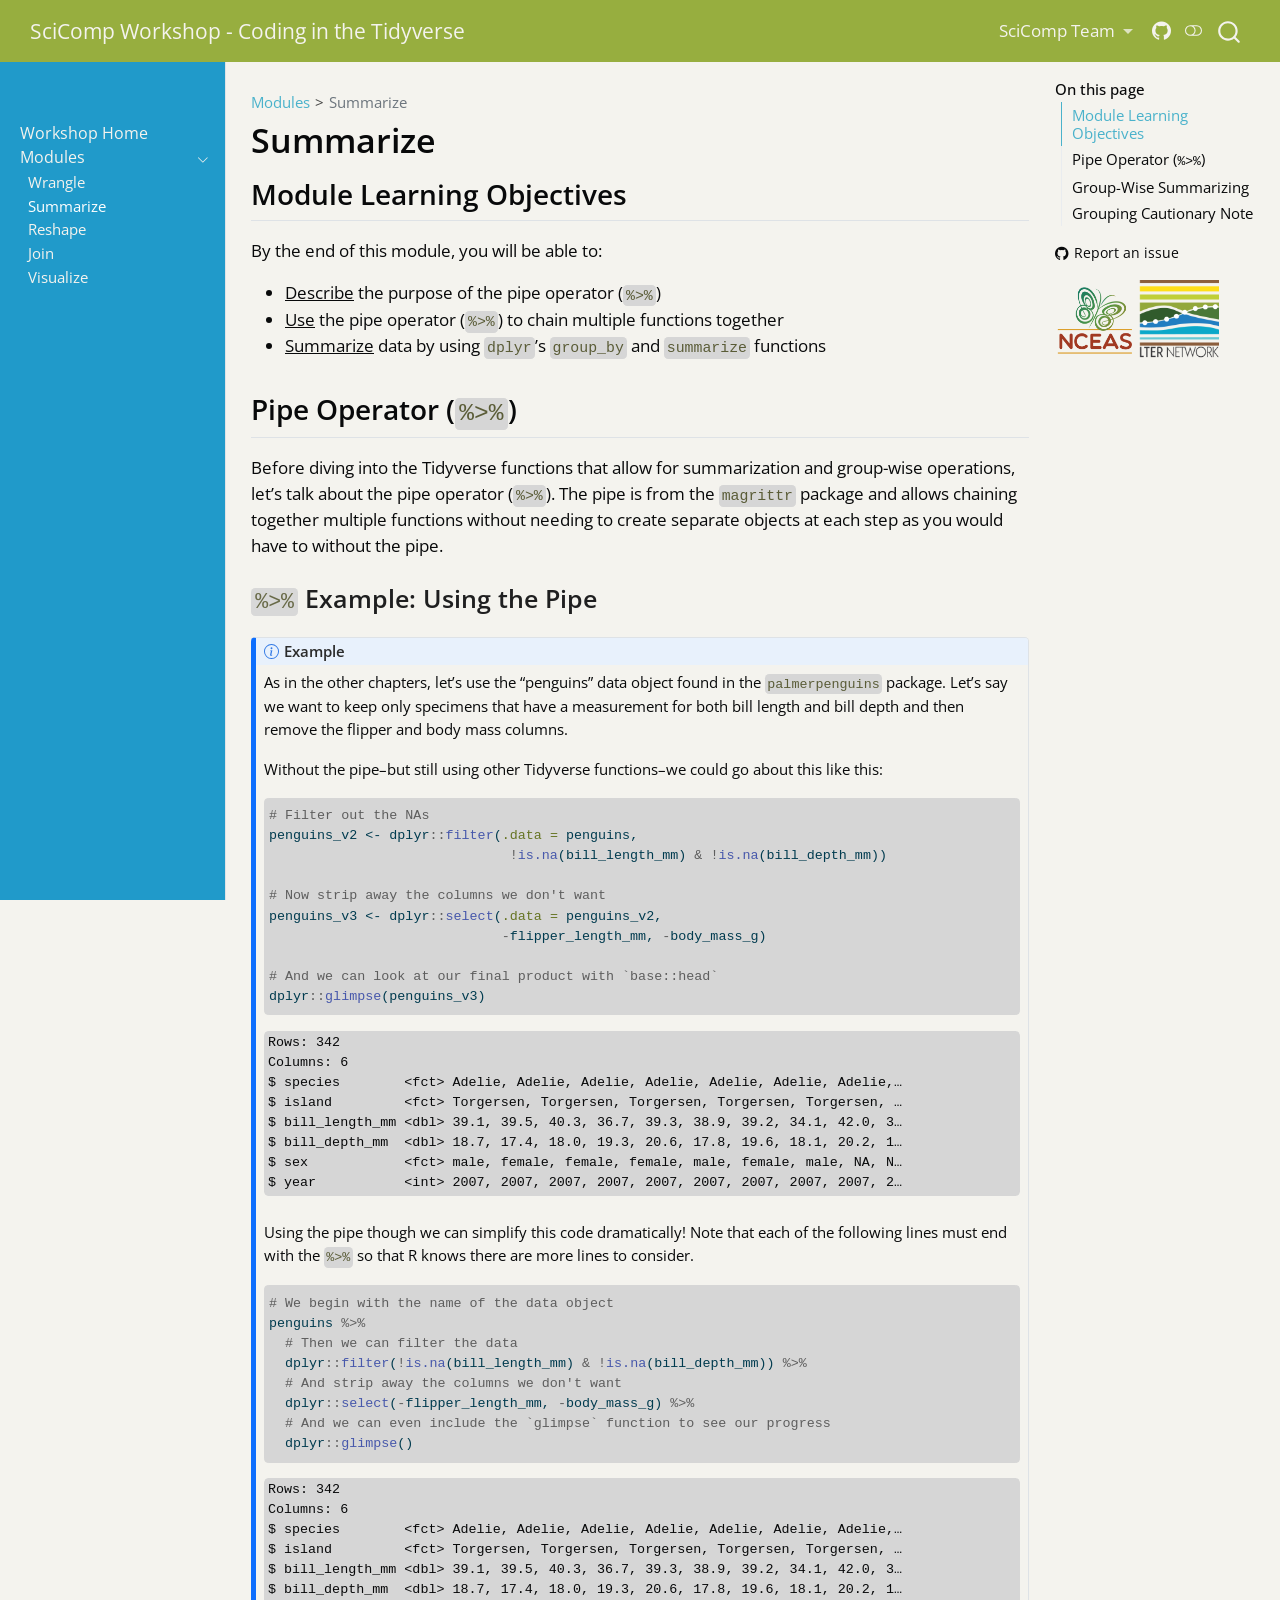
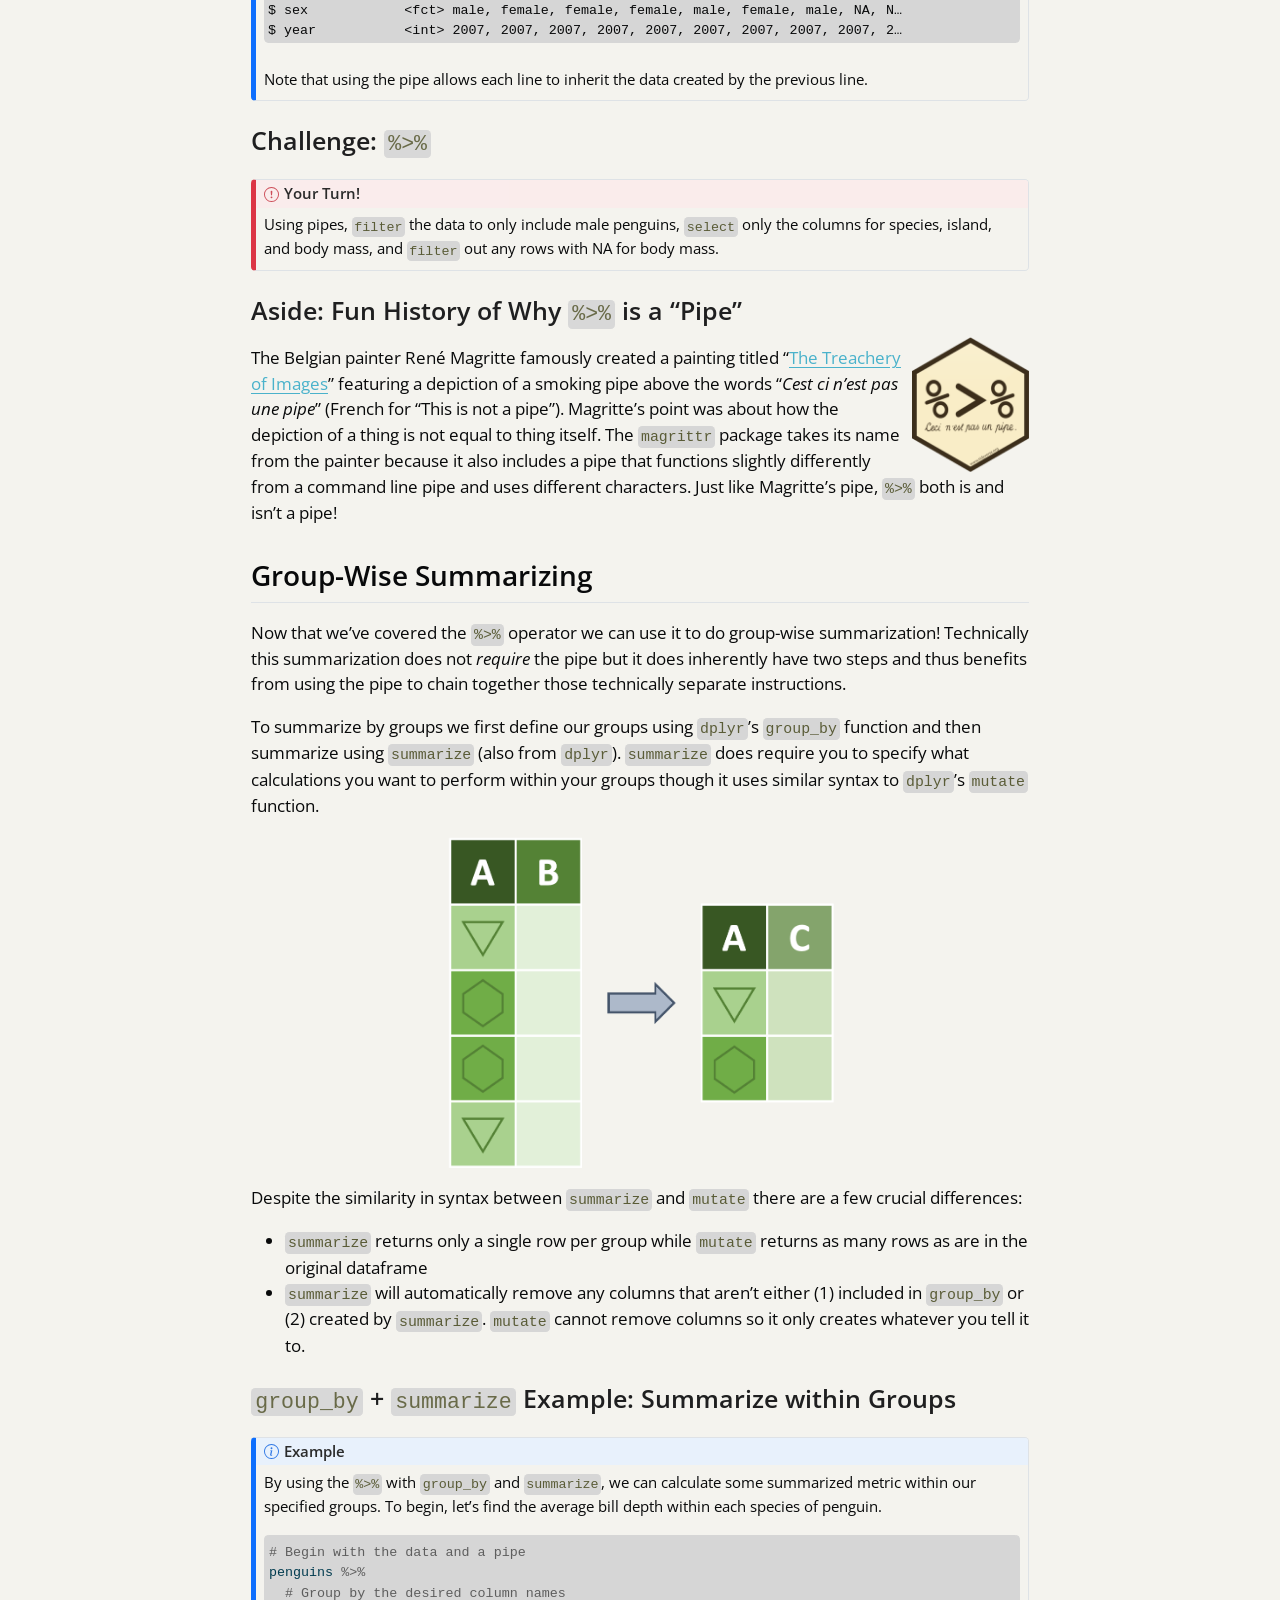
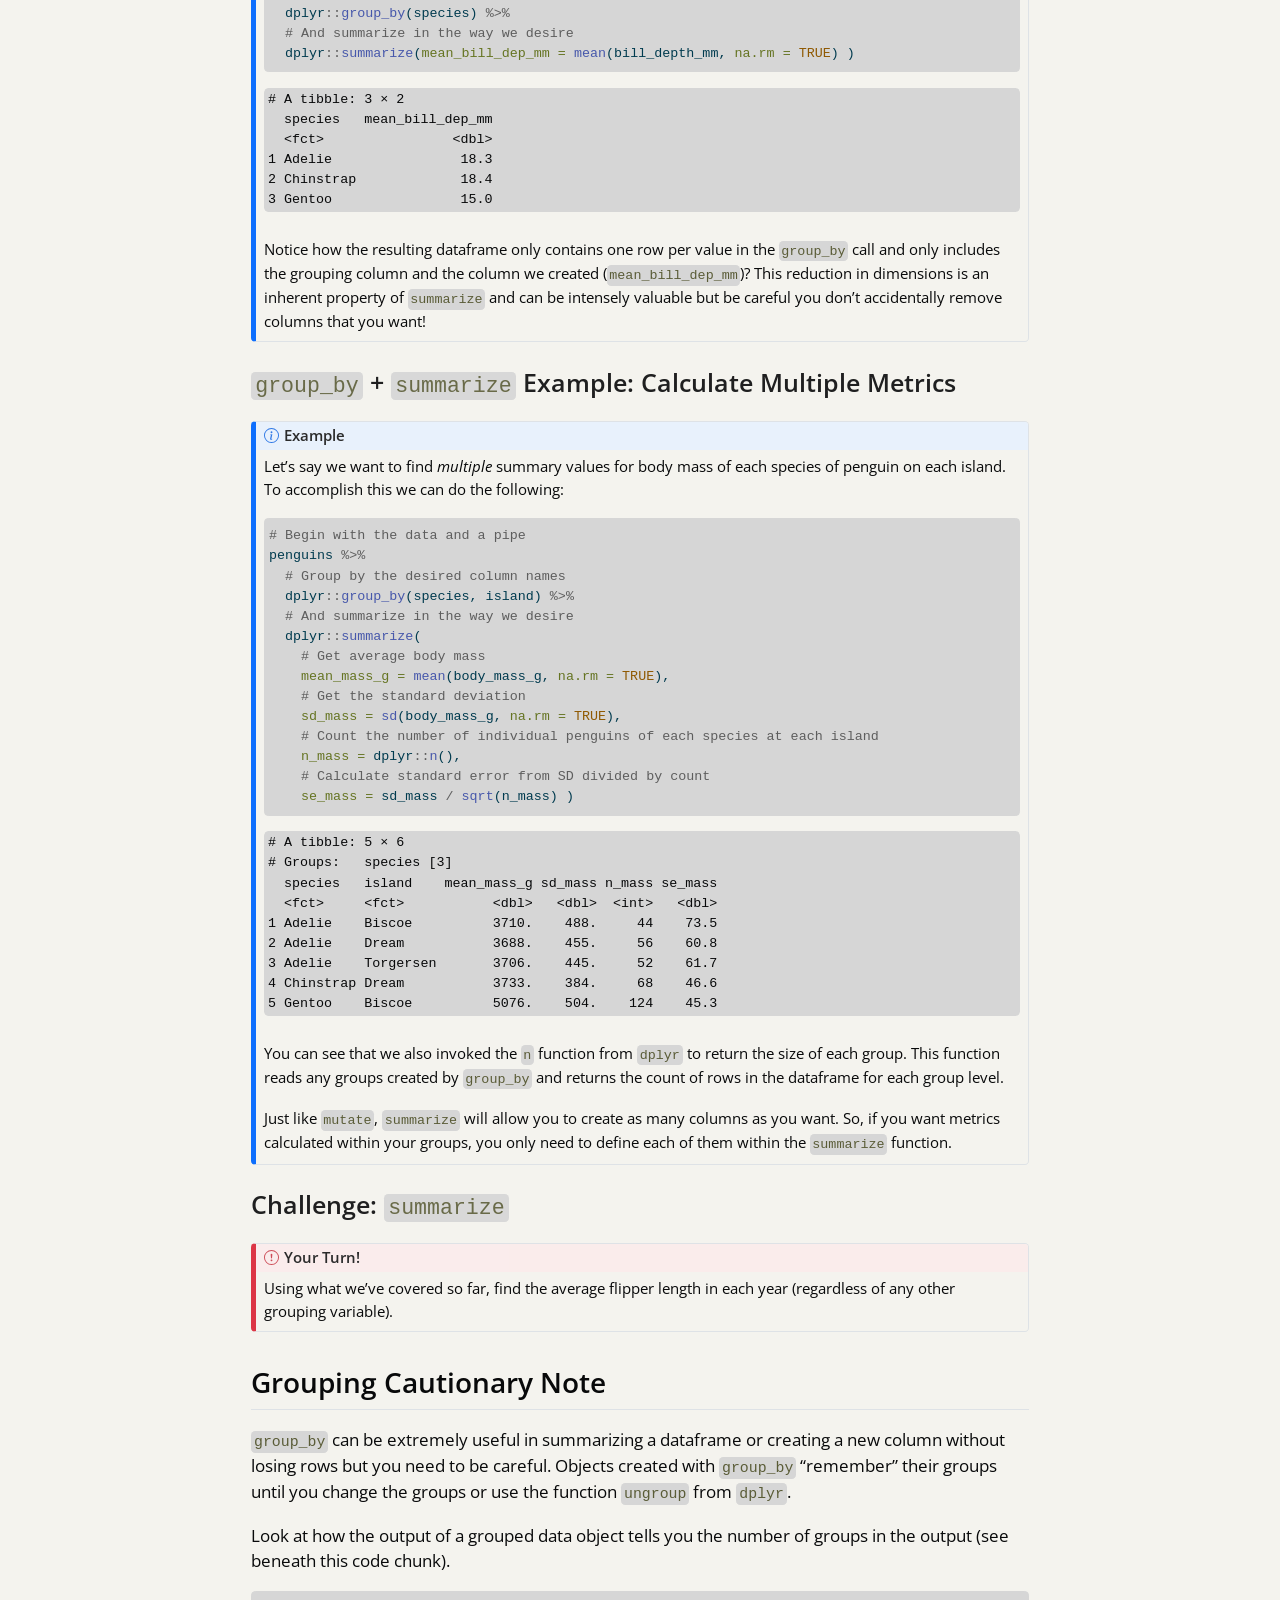
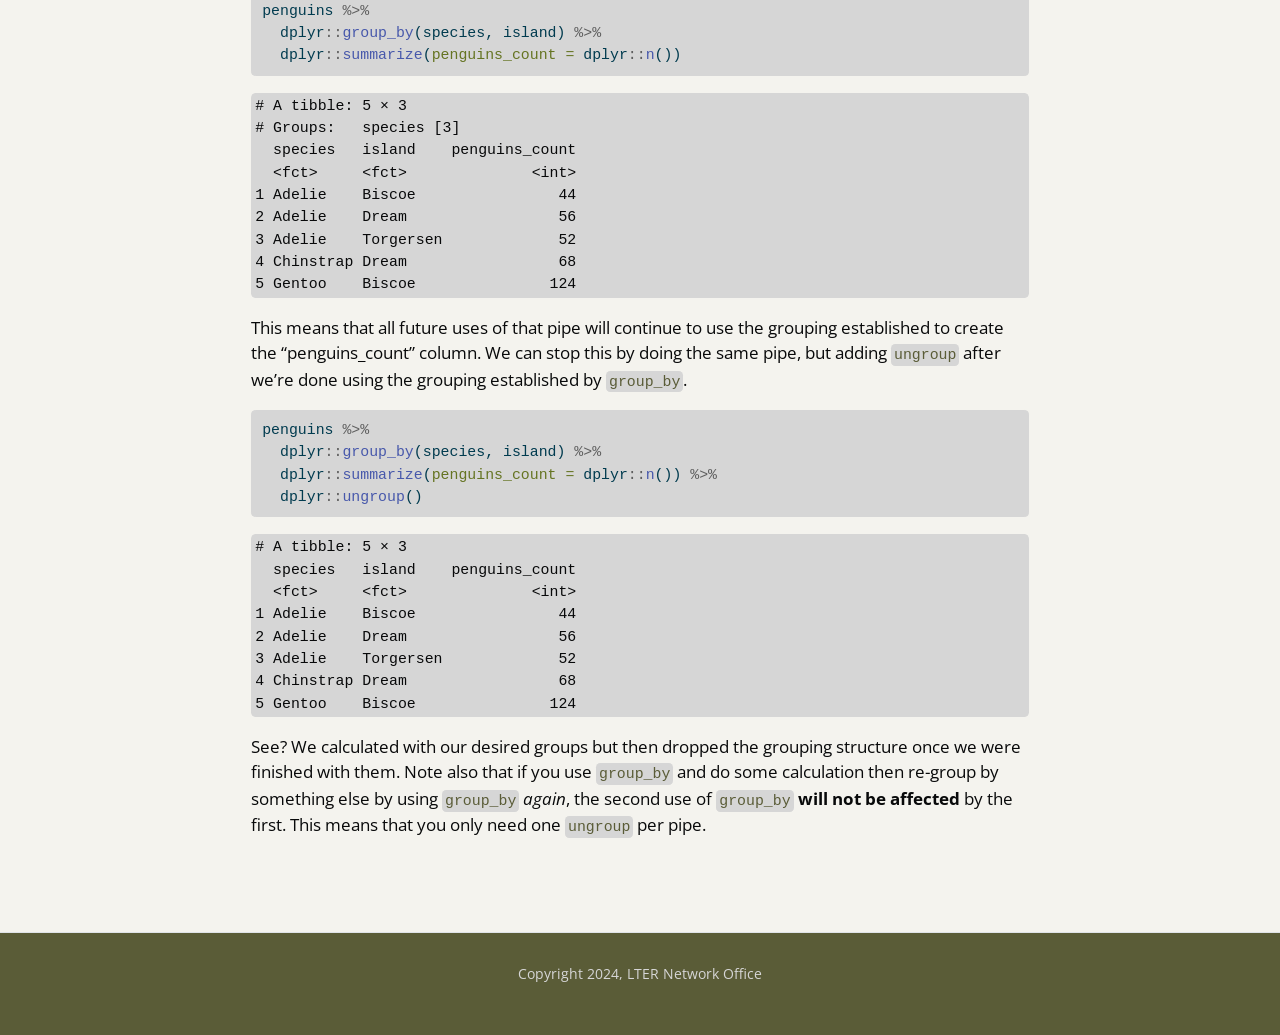
<file: summarize.html>
<!DOCTYPE html>
<html xmlns="http://www.w3.org/1999/xhtml" lang="en" xml:lang="en"><head>

<meta charset="utf-8">
<meta name="generator" content="quarto-1.10.18">

<meta name="viewport" content="width=device-width, initial-scale=1.0, user-scalable=yes">


<title>Summarize – SciComp Workshop - Coding in the Tidyverse</title>
<style>
/* Default styles provided by pandoc.
** See https://pandoc.org/MANUAL.html#variables-for-html for config info.
*/
span.smallcaps{font-variant: small-caps;}
div.columns{display: flex; gap: 1.5em;}
div.column{flex: auto;}
@media screen {
div.columns{gap: min(4vw, 1.5em);}
div.column{overflow-x: auto;}
}
div.hanging-indent{margin-left: 1.5em; text-indent: -1.5em;}
ul.task-list{list-style: none;}
ul.task-list li input[type="checkbox"] {
  width: 0.8em;
  margin: 0 0.8em 0.2em -1em; /* quarto-specific, see https://github.com/quarto-dev/quarto-cli/issues/4556 */ 
  vertical-align: middle;
}
/* CSS for syntax highlighting */
html { -webkit-text-size-adjust: 100%; }
pre > code.sourceCode { white-space: pre; position: relative; }
pre > code.sourceCode > span { display: inline-block; line-height: 1.25; }
pre > code.sourceCode > span:empty { height: 1.2em; }
.sourceCode { overflow: visible; }
code.sourceCode > span { color: inherit; text-decoration: inherit; }
div.sourceCode { margin: 1em 0; }
pre.sourceCode { margin: 0; }
@media screen {
div.sourceCode { overflow: auto; }
}
@media print {
pre > code.sourceCode { white-space: pre-wrap; }
pre > code.sourceCode > span { text-indent: -5em; padding-left: 5em; }
}
pre.numberSource code
  { counter-reset: source-line 0; }
pre.numberSource code > span
  { position: relative; left: -4em; counter-increment: source-line; }
pre.numberSource code > span > a:first-child::before
  { content: counter(source-line);
    position: relative; left: -1em; text-align: right; vertical-align: baseline;
    border: none; display: inline-block;
    -webkit-touch-callout: none; -webkit-user-select: none;
    -khtml-user-select: none; -moz-user-select: none;
    -ms-user-select: none; user-select: none;
    padding: 0 4px; width: 4em;
  }
pre.numberSource { margin-left: 3em;  padding-left: 4px; }
div.sourceCode
  {   }
@media screen {
pre > code.sourceCode > span > a:first-child::before { text-decoration: underline; }
}
</style>


<script src="site_libs/quarto-nav/quarto-nav.js"></script>
<script src="site_libs/quarto-nav/headroom.min.js"></script>
<script src="site_libs/clipboard/clipboard.min.js"></script>
<script src="site_libs/quarto-search/autocomplete.umd.js"></script>
<script src="site_libs/quarto-search/fuse.min.js"></script>
<script src="site_libs/quarto-search/quarto-search.js"></script>
<meta name="quarto:offset" content="./">
<link href="./images/logos/hex_scicomptools.png" rel="icon" type="image/png">
<script src="site_libs/quarto-html/quarto.js" type="module"></script>
<script src="site_libs/quarto-html/tabsets/tabsets.js" type="module"></script>
<script src="site_libs/quarto-html/popper.min.js"></script>
<script src="site_libs/quarto-html/tippy.umd.min.js"></script>
<script src="site_libs/quarto-html/anchor.min.js"></script>
<link href="site_libs/quarto-html/tippy.css" rel="stylesheet">
<link href="site_libs/quarto-html/quarto-syntax-highlighting-64a204ab8560d761af7679ceaba22944.css" rel="stylesheet" class="quarto-color-scheme" id="quarto-text-highlighting-styles">
<link href="site_libs/quarto-html/quarto-syntax-highlighting-dark-b85bc7c33db8c58e0ec93c3465666fed.css" rel="stylesheet" class="quarto-color-scheme quarto-color-alternate" id="quarto-text-highlighting-styles">
<link href="site_libs/quarto-html/quarto-syntax-highlighting-64a204ab8560d761af7679ceaba22944.css" rel="stylesheet" class="quarto-color-scheme-extra" id="quarto-text-highlighting-styles">
<script src="site_libs/bootstrap/bootstrap.min.js"></script>
<link href="site_libs/bootstrap/bootstrap-icons.css" rel="stylesheet">
<link href="site_libs/bootstrap/bootstrap-e203fd712e02d2c1cdf365a28a56f9d6.min.css" rel="stylesheet" append-hash="true" class="quarto-color-scheme" id="quarto-bootstrap" data-mode="light">
<link href="site_libs/bootstrap/bootstrap-dark-60bf092286eb63a1ff808a365e2120e7.min.css" rel="stylesheet" append-hash="true" class="quarto-color-scheme quarto-color-alternate" id="quarto-bootstrap" data-mode="dark">
<link href="site_libs/bootstrap/bootstrap-e203fd712e02d2c1cdf365a28a56f9d6.min.css" rel="stylesheet" append-hash="true" class="quarto-color-scheme-extra" id="quarto-bootstrap" data-mode="light">
<script id="quarto-search-options" type="application/json">{
  "location": "navbar",
  "copy-button": false,
  "collapse-after": 3,
  "panel-placement": "end",
  "type": "overlay",
  "limit": 50,
  "keyboard-shortcut": [
    "f",
    "/",
    "s"
  ],
  "show-item-context": false,
  "language": {
    "search-no-results-text": "No results",
    "search-matching-documents-text": "matching documents",
    "search-copy-link-title": "Copy link to search",
    "search-hide-matches-text": "Hide additional matches",
    "search-more-match-text": "more match in this document",
    "search-more-matches-text": "more matches in this document",
    "search-clear-button-title": "Clear",
    "search-text-placeholder": "",
    "search-detached-cancel-button-title": "Cancel",
    "search-submit-button-title": "Submit",
    "search-label": "Search"
  }
}</script>


<meta name="twitter:title" content="Summarize – SciComp Workshop - Coding in the Tidyverse">
<meta name="twitter:description" content="">
<meta name="twitter:image" content="https://lter.github.io/workshop-tidyverse/images/logos/hex_magrittr.png">
<meta name="twitter:image:alt" content="Hex logo for the 'magrittr' R package">
<meta name="twitter:image-height" content="278">
<meta name="twitter:image-width" content="240">
<meta name="twitter:card" content="summary_large_image">
</head>

<body class="nav-sidebar docked nav-fixed quarto-light"><script id="quarto-html-before-body" type="application/javascript">
    const toggleBodyColorMode = (bsSheetEl) => {
      const mode = bsSheetEl.getAttribute("data-mode");
      const bodyEl = window.document.querySelector("body");
      if (mode === "dark") {
        bodyEl.classList.add("quarto-dark");
        bodyEl.classList.remove("quarto-light");
      } else {
        bodyEl.classList.add("quarto-light");
        bodyEl.classList.remove("quarto-dark");
      }
    }
    const toggleBodyColorPrimary = () => {
      const bsSheetEl = window.document.querySelector("link#quarto-bootstrap:not([rel=disabled-stylesheet])");
      if (bsSheetEl) {
        toggleBodyColorMode(bsSheetEl);
      }
    }
    const setColorSchemeToggle = (alternate) => {
      const toggles = window.document.querySelectorAll('.quarto-color-scheme-toggle');
      for (let i=0; i < toggles.length; i++) {
        const toggle = toggles[i];
        if (toggle) {
          if (alternate) {
            toggle.classList.add("alternate");
          } else {
            toggle.classList.remove("alternate");
          }
        }
      }
    };
    const toggleColorMode = (alternate) => {
      // Switch the stylesheets
      const primaryStylesheets = window.document.querySelectorAll('link.quarto-color-scheme:not(.quarto-color-alternate)');
      const alternateStylesheets = window.document.querySelectorAll('link.quarto-color-scheme.quarto-color-alternate');
      manageTransitions('#quarto-margin-sidebar .nav-link', false);
      if (alternate) {
        // note: dark is layered on light, we don't disable primary!
        enableStylesheet(alternateStylesheets);
        for (const sheetNode of alternateStylesheets) {
          if (sheetNode.id === "quarto-bootstrap") {
            toggleBodyColorMode(sheetNode);
          }
        }
      } else {
        disableStylesheet(alternateStylesheets);
        enableStylesheet(primaryStylesheets)
        toggleBodyColorPrimary();
      }
      manageTransitions('#quarto-margin-sidebar .nav-link', true);
      // Switch the toggles
      setColorSchemeToggle(alternate)
      // Hack to workaround the fact that safari doesn't
      // properly recolor the scrollbar when toggling (#1455)
      if (navigator.userAgent.indexOf('Safari') > 0 && navigator.userAgent.indexOf('Chrome') == -1) {
        manageTransitions("body", false);
        window.scrollTo(0, 1);
        setTimeout(() => {
          window.scrollTo(0, 0);
          manageTransitions("body", true);
        }, 40);
      }
    }
    const disableStylesheet = (stylesheets) => {
      for (let i=0; i < stylesheets.length; i++) {
        const stylesheet = stylesheets[i];
        stylesheet.rel = 'disabled-stylesheet';
      }
    }
    const enableStylesheet = (stylesheets) => {
      for (let i=0; i < stylesheets.length; i++) {
        const stylesheet = stylesheets[i];
        if(stylesheet.rel !== 'stylesheet') { // for Chrome, which will still FOUC without this check
          stylesheet.rel = 'stylesheet';
        }
      }
    }
    const manageTransitions = (selector, allowTransitions) => {
      const els = window.document.querySelectorAll(selector);
      for (let i=0; i < els.length; i++) {
        const el = els[i];
        if (allowTransitions) {
          el.classList.remove('notransition');
        } else {
          el.classList.add('notransition');
        }
      }
    }
    const isFileUrl = () => {
      return window.location.protocol === 'file:';
    }
    const hasAlternateSentinel = () => {
      let styleSentinel = getColorSchemeSentinel();
      if (styleSentinel !== null) {
        return styleSentinel === "alternate";
      } else {
        return false;
      }
    }
    const setStyleSentinel = (alternate) => {
      const value = alternate ? "alternate" : "default";
      if (!isFileUrl()) {
        window.localStorage.setItem("quarto-color-scheme", value);
      } else {
        localAlternateSentinel = value;
      }
    }
    const getColorSchemeSentinel = () => {
      if (!isFileUrl()) {
        const storageValue = window.localStorage.getItem("quarto-color-scheme");
        return storageValue != null ? storageValue : localAlternateSentinel;
      } else {
        return localAlternateSentinel;
      }
    }
    const toggleGiscusIfUsed = (isAlternate, darkModeDefault) => {
      const baseTheme = document.querySelector('#giscus-base-theme')?.value ?? 'light';
      const alternateTheme = document.querySelector('#giscus-alt-theme')?.value ?? 'dark';
      let newTheme = '';
      if(authorPrefersDark) {
        newTheme = isAlternate ? baseTheme : alternateTheme;
      } else {
        newTheme = isAlternate ? alternateTheme : baseTheme;
      }
      const changeGiscusTheme = () => {
        // From: https://github.com/giscus/giscus/issues/336
        const sendMessage = (message) => {
          const iframe = document.querySelector('iframe.giscus-frame');
          if (!iframe) return;
          iframe.contentWindow.postMessage({ giscus: message }, 'https://giscus.app');
        }
        sendMessage({
          setConfig: {
            theme: newTheme
          }
        });
      }
      const isGiscussLoaded = window.document.querySelector('iframe.giscus-frame') !== null;
      if (isGiscussLoaded) {
        changeGiscusTheme();
      }
    };
    const authorPrefersDark = false;
    const darkModeDefault = authorPrefersDark;
      document.querySelector('link#quarto-text-highlighting-styles.quarto-color-scheme-extra').rel = 'disabled-stylesheet';
      document.querySelector('link#quarto-bootstrap.quarto-color-scheme-extra').rel = 'disabled-stylesheet';
    let localAlternateSentinel = darkModeDefault ? 'alternate' : 'default';
    // Dark / light mode switch
    window.quartoToggleColorScheme = () => {
      // Read the current dark / light value
      let toAlternate = !hasAlternateSentinel();
      toggleColorMode(toAlternate);
      setStyleSentinel(toAlternate);
      toggleGiscusIfUsed(toAlternate, darkModeDefault);
      window.dispatchEvent(new Event('resize'));
    };
    // Switch to dark mode if need be
    if (hasAlternateSentinel()) {
      toggleColorMode(true);
    } else {
      toggleColorMode(false);
    }
  </script>

<div id="quarto-search-results"></div>
  <header id="quarto-header" class="headroom fixed-top">
    <nav class="navbar navbar-expand-lg " data-bs-theme="dark">
      <div class="navbar-container container-fluid">
      <div class="navbar-brand-container mx-auto">
    <a class="navbar-brand" href="./index.html">
    <span class="navbar-title">SciComp Workshop - Coding in the Tidyverse</span>
    </a>
  </div>
            <div id="quarto-search" class="" title="Search"></div>
          <button class="navbar-toggler" type="button" data-bs-toggle="collapse" data-bs-target="#navbarCollapse" aria-controls="navbarCollapse" role="menu" aria-expanded="false" aria-label="Toggle navigation" onclick="if (window.quartoToggleHeadroom) { window.quartoToggleHeadroom(); }">
  <span class="navbar-toggler-icon"></span>
</button>
          <div class="collapse navbar-collapse" id="navbarCollapse">
            <ul class="navbar-nav navbar-nav-scroll ms-auto">
  <li class="nav-item dropdown ">
    <a class="nav-link dropdown-toggle" href="#" id="nav-menu-scicomp-team" role="link" data-bs-toggle="dropdown" aria-expanded="false">
 <span class="menu-text">SciComp Team</span>
    </a>
    <ul class="dropdown-menu dropdown-menu-end" aria-labelledby="nav-menu-scicomp-team">    
        <li>
    <a class="dropdown-item" href="https://lter.github.io/scicomp/">
 <span class="dropdown-text">Home</span></a>
  </li>  
        <li>
    <a class="dropdown-item" href="https://lter.github.io/scicomp/staff.html">
 <span class="dropdown-text">People</span></a>
  </li>  
    </ul>
  </li>
  <li class="nav-item compact">
    <a class="nav-link" href="https://github.com/lter/workshop-tidyverse"> <i class="bi bi-github" role="img">
</i> 
<span class="menu-text"></span></a>
  </li>  
</ul>
          </div> <!-- /navcollapse -->
            <div class="quarto-navbar-tools">
  <a href="" class="quarto-color-scheme-toggle quarto-navigation-tool  px-1" onclick="window.quartoToggleColorScheme(); return false;" title="Toggle dark mode"><i class="bi"></i></a>
</div>
      </div> <!-- /container-fluid -->
    </nav>
  <nav class="quarto-secondary-nav">
    <div class="container-fluid d-flex">
      <button type="button" class="quarto-btn-toggle btn" data-bs-toggle="collapse" role="button" data-bs-target=".quarto-sidebar-collapse-item" aria-controls="quarto-sidebar" aria-expanded="false" aria-label="Toggle sidebar navigation" onclick="if (window.quartoToggleHeadroom) { window.quartoToggleHeadroom(); }">
        <i class="bi bi-layout-text-sidebar-reverse"></i>
      </button>
        <nav class="quarto-page-breadcrumbs" aria-label="breadcrumb"><ol class="breadcrumb"><li class="breadcrumb-item"><a href="./wrangle.html">Modules</a></li><li class="breadcrumb-item"><a href="./summarize.html">Summarize</a></li></ol></nav>
        <a class="flex-grow-1" role="navigation" data-bs-toggle="collapse" data-bs-target=".quarto-sidebar-collapse-item" aria-controls="quarto-sidebar" aria-expanded="false" aria-label="Toggle sidebar navigation" onclick="if (window.quartoToggleHeadroom) { window.quartoToggleHeadroom(); }">      
        </a>
      <button type="button" class="btn quarto-search-button" aria-label="Search" onclick="window.quartoOpenSearch();">
        <i class="bi bi-search"></i>
      </button>
    </div>
  </nav>
</header>
<!-- content -->
<div id="quarto-content" class="quarto-container page-columns page-rows-contents page-layout-article page-navbar">
<!-- sidebar -->
  <nav id="quarto-sidebar" class="sidebar collapse collapse-horizontal quarto-sidebar-collapse-item sidebar-navigation docked overflow-auto">
        <div class="mt-2 flex-shrink-0 align-items-center">
        <div class="sidebar-search">
        <div id="quarto-search" class="" title="Search"></div>
        </div>
        </div>
    <div class="sidebar-menu-container"> 
    <ul class="list-unstyled mt-1">
        <li class="sidebar-item">
  <div class="sidebar-item-container"> 
  <a href="./index.html" class="sidebar-item-text sidebar-link">
 <span class="menu-text">Workshop Home</span></a>
  </div>
</li>
        <li class="sidebar-item sidebar-item-section">
      <div class="sidebar-item-container"> 
            <a class="sidebar-item-text sidebar-link text-start" data-bs-toggle="collapse" data-bs-target="#quarto-sidebar-section-1" role="navigation" aria-expanded="true">
 <span class="menu-text">Modules</span></a>
          <a class="sidebar-item-toggle text-start" data-bs-toggle="collapse" data-bs-target="#quarto-sidebar-section-1" role="navigation" aria-expanded="true" aria-label="Toggle section">
            <i class="bi bi-chevron-right ms-2"></i>
          </a> 
      </div>
      <ul id="quarto-sidebar-section-1" class="collapse list-unstyled sidebar-section depth1 show">  
          <li class="sidebar-item">
  <div class="sidebar-item-container"> 
  <a href="./wrangle.html" class="sidebar-item-text sidebar-link">
 <span class="menu-text">Wrangle</span></a>
  </div>
</li>
          <li class="sidebar-item">
  <div class="sidebar-item-container"> 
  <a href="./summarize.html" class="sidebar-item-text sidebar-link active">
 <span class="menu-text">Summarize</span></a>
  </div>
</li>
          <li class="sidebar-item">
  <div class="sidebar-item-container"> 
  <a href="./reshape.html" class="sidebar-item-text sidebar-link">
 <span class="menu-text">Reshape</span></a>
  </div>
</li>
          <li class="sidebar-item">
  <div class="sidebar-item-container"> 
  <a href="./join.html" class="sidebar-item-text sidebar-link">
 <span class="menu-text">Join</span></a>
  </div>
</li>
          <li class="sidebar-item">
  <div class="sidebar-item-container"> 
  <a href="./visualize.html" class="sidebar-item-text sidebar-link">
 <span class="menu-text">Visualize</span></a>
  </div>
</li>
      </ul>
  </li>
    </ul>
    </div>
</nav>
<div id="quarto-sidebar-glass" class="quarto-sidebar-collapse-item" data-bs-toggle="collapse" data-bs-target=".quarto-sidebar-collapse-item"></div>
<!-- margin-sidebar -->
    <div id="quarto-margin-sidebar" class="sidebar margin-sidebar">
        <nav id="TOC" role="doc-toc" class="toc-active">
    <h2 id="toc-title">On this page</h2>
   
  <ul>
  <li><a href="#module-learning-objectives" id="toc-module-learning-objectives" class="nav-link active" data-scroll-target="#module-learning-objectives">Module Learning Objectives</a></li>
  <li><a href="#pipe-operator" id="toc-pipe-operator" class="nav-link" data-scroll-target="#pipe-operator">Pipe Operator (<code>%&gt;%</code>)</a>
  <ul class="collapse">
  <li><a href="#example-using-the-pipe" id="toc-example-using-the-pipe" class="nav-link" data-scroll-target="#example-using-the-pipe"><code>%&gt;%</code> Example: Using the Pipe</a></li>
  <li><a href="#challenge" id="toc-challenge" class="nav-link" data-scroll-target="#challenge">Challenge: <code>%&gt;%</code></a></li>
  <li><a href="#aside-fun-history-of-why-is-a-pipe" id="toc-aside-fun-history-of-why-is-a-pipe" class="nav-link" data-scroll-target="#aside-fun-history-of-why-is-a-pipe">Aside: Fun History of Why <code>%&gt;%</code> is a “Pipe”</a></li>
  </ul></li>
  <li><a href="#group-wise-summarizing" id="toc-group-wise-summarizing" class="nav-link" data-scroll-target="#group-wise-summarizing">Group-Wise Summarizing</a>
  <ul class="collapse">
  <li><a href="#group_by-summarize-example-summarize-within-groups" id="toc-group_by-summarize-example-summarize-within-groups" class="nav-link" data-scroll-target="#group_by-summarize-example-summarize-within-groups"><code>group_by</code> + <code>summarize</code> Example: Summarize within Groups</a></li>
  <li><a href="#group_by-summarize-example-calculate-multiple-metrics" id="toc-group_by-summarize-example-calculate-multiple-metrics" class="nav-link" data-scroll-target="#group_by-summarize-example-calculate-multiple-metrics"><code>group_by</code> + <code>summarize</code> Example: Calculate Multiple Metrics</a></li>
  <li><a href="#challenge-summarize" id="toc-challenge-summarize" class="nav-link" data-scroll-target="#challenge-summarize">Challenge: <code>summarize</code></a></li>
  </ul></li>
  <li><a href="#grouping-cautionary-note" id="toc-grouping-cautionary-note" class="nav-link" data-scroll-target="#grouping-cautionary-note">Grouping Cautionary Note</a></li>
  </ul>
<div class="toc-actions"><ul><li><a href="https://github.com/lter/workshop-tidyverse/issues/new" class="toc-action"><i class="bi bi-github"></i>Report an issue</a></li></ul></div></nav>
    <div class="quarto-margin-footer"><div class="margin-footer-item">
<p><img src="images/logos/logo_nceas.png" alt="Logo for the National Center for Ecological Analysis and Synthesis (NCEAS)" width="40%"> <img src="images/logos/logo_lter.png" alt="Logo for the Long Term Ecological Research (LTER) Network" width="40%"></p>
</div></div></div>
<!-- main -->
<main class="content" id="quarto-document-content">


<header id="title-block-header" class="quarto-title-block default"><nav class="quarto-page-breadcrumbs quarto-title-breadcrumbs d-none d-lg-block" aria-label="breadcrumb"><ol class="breadcrumb"><li class="breadcrumb-item"><a href="./wrangle.html">Modules</a></li><li class="breadcrumb-item"><a href="./summarize.html">Summarize</a></li></ol></nav>
<div class="quarto-title">
<h1 class="title">Summarize</h1>
</div>



<div class="quarto-title-meta">

    
  
    
  </div>
  


</header>


<section id="module-learning-objectives" class="level2">
<h2 class="anchored" data-anchor-id="module-learning-objectives">Module Learning Objectives</h2>
<p>By the end of this module, you will be able to:</p>
<ul>
<li><u>Describe</u> the purpose of the pipe operator (<code>%&gt;%</code>)</li>
<li><u>Use</u> the pipe operator (<code>%&gt;%</code>) to chain multiple functions together</li>
<li><u>Summarize</u> data by using <code>dplyr</code>’s <code>group_by</code> and <code>summarize</code> functions</li>
</ul>
</section>
<section id="pipe-operator" class="level2">
<h2 class="anchored" data-anchor-id="pipe-operator">Pipe Operator (<code>%&gt;%</code>)</h2>
<p>Before diving into the Tidyverse functions that allow for summarization and group-wise operations, let’s talk about the pipe operator (<code>%&gt;%</code>). The pipe is from the <code>magrittr</code> package and allows chaining together multiple functions without needing to create separate objects at each step as you would have to without the pipe.</p>
<section id="example-using-the-pipe" class="level3">
<h3 class="anchored" data-anchor-id="example-using-the-pipe"><code>%&gt;%</code> Example: Using the Pipe</h3>
<div class="callout callout-style-default callout-note callout-titled">
<div class="callout-header d-flex align-content-center">
<div class="callout-icon-container">
<i class="callout-icon"></i>
</div>
<div class="callout-title-container flex-fill">
<span class="screen-reader-only">Note</span>Example
</div>
</div>
<div class="callout-body-container callout-body">
<p>As in the other chapters, let’s use the “penguins” data object found in the <code>palmerpenguins</code> package. Let’s say we want to keep only specimens that have a measurement for both bill length and bill depth and then remove the flipper and body mass columns.</p>
<p>Without the pipe–but still using other Tidyverse functions–we could go about this like this:</p>
<div class="cell">
<div class="code-copy-outer-scaffold"><div class="sourceCode cell-code" id="cb1"><pre class="sourceCode r code-with-copy"><code class="sourceCode r"><span id="cb1-1"><a href="#cb1-1" aria-hidden="true" tabindex="-1"></a><span class="co"># Filter out the NAs</span></span>
<span id="cb1-2"><a href="#cb1-2" aria-hidden="true" tabindex="-1"></a>penguins_v2 <span class="ot">&lt;-</span> dplyr<span class="sc">::</span><span class="fu">filter</span>(<span class="at">.data =</span> penguins,</span>
<span id="cb1-3"><a href="#cb1-3" aria-hidden="true" tabindex="-1"></a>                              <span class="sc">!</span><span class="fu">is.na</span>(bill_length_mm) <span class="sc">&amp;</span> <span class="sc">!</span><span class="fu">is.na</span>(bill_depth_mm))</span>
<span id="cb1-4"><a href="#cb1-4" aria-hidden="true" tabindex="-1"></a></span>
<span id="cb1-5"><a href="#cb1-5" aria-hidden="true" tabindex="-1"></a><span class="co"># Now strip away the columns we don't want</span></span>
<span id="cb1-6"><a href="#cb1-6" aria-hidden="true" tabindex="-1"></a>penguins_v3 <span class="ot">&lt;-</span> dplyr<span class="sc">::</span><span class="fu">select</span>(<span class="at">.data =</span> penguins_v2, </span>
<span id="cb1-7"><a href="#cb1-7" aria-hidden="true" tabindex="-1"></a>                             <span class="sc">-</span>flipper_length_mm, <span class="sc">-</span>body_mass_g)</span>
<span id="cb1-8"><a href="#cb1-8" aria-hidden="true" tabindex="-1"></a></span>
<span id="cb1-9"><a href="#cb1-9" aria-hidden="true" tabindex="-1"></a><span class="co"># And we can look at our final product with `base::head`</span></span>
<span id="cb1-10"><a href="#cb1-10" aria-hidden="true" tabindex="-1"></a>dplyr<span class="sc">::</span><span class="fu">glimpse</span>(penguins_v3)</span></code></pre></div><button title="Copy to Clipboard" class="code-copy-button"><i class="bi"></i></button></div>
<div class="cell-output cell-output-stdout">
<pre><code>Rows: 342
Columns: 6
$ species        &lt;fct&gt; Adelie, Adelie, Adelie, Adelie, Adelie, Adelie, Adelie,…
$ island         &lt;fct&gt; Torgersen, Torgersen, Torgersen, Torgersen, Torgersen, …
$ bill_length_mm &lt;dbl&gt; 39.1, 39.5, 40.3, 36.7, 39.3, 38.9, 39.2, 34.1, 42.0, 3…
$ bill_depth_mm  &lt;dbl&gt; 18.7, 17.4, 18.0, 19.3, 20.6, 17.8, 19.6, 18.1, 20.2, 1…
$ sex            &lt;fct&gt; male, female, female, female, male, female, male, NA, N…
$ year           &lt;int&gt; 2007, 2007, 2007, 2007, 2007, 2007, 2007, 2007, 2007, 2…</code></pre>
</div>
</div>
<p>Using the pipe though we can simplify this code dramatically! Note that each of the following lines must end with the <code>%&gt;%</code> so that R knows there are more lines to consider.</p>
<div class="cell">
<div class="code-copy-outer-scaffold"><div class="sourceCode cell-code" id="cb3"><pre class="sourceCode r code-with-copy"><code class="sourceCode r"><span id="cb3-1"><a href="#cb3-1" aria-hidden="true" tabindex="-1"></a><span class="co"># We begin with the name of the data object</span></span>
<span id="cb3-2"><a href="#cb3-2" aria-hidden="true" tabindex="-1"></a>penguins <span class="sc">%&gt;%</span></span>
<span id="cb3-3"><a href="#cb3-3" aria-hidden="true" tabindex="-1"></a>  <span class="co"># Then we can filter the data</span></span>
<span id="cb3-4"><a href="#cb3-4" aria-hidden="true" tabindex="-1"></a>  dplyr<span class="sc">::</span><span class="fu">filter</span>(<span class="sc">!</span><span class="fu">is.na</span>(bill_length_mm) <span class="sc">&amp;</span> <span class="sc">!</span><span class="fu">is.na</span>(bill_depth_mm)) <span class="sc">%&gt;%</span></span>
<span id="cb3-5"><a href="#cb3-5" aria-hidden="true" tabindex="-1"></a>  <span class="co"># And strip away the columns we don't want</span></span>
<span id="cb3-6"><a href="#cb3-6" aria-hidden="true" tabindex="-1"></a>  dplyr<span class="sc">::</span><span class="fu">select</span>(<span class="sc">-</span>flipper_length_mm, <span class="sc">-</span>body_mass_g) <span class="sc">%&gt;%</span></span>
<span id="cb3-7"><a href="#cb3-7" aria-hidden="true" tabindex="-1"></a>  <span class="co"># And we can even include the `glimpse` function to see our progress</span></span>
<span id="cb3-8"><a href="#cb3-8" aria-hidden="true" tabindex="-1"></a>  dplyr<span class="sc">::</span><span class="fu">glimpse</span>()</span></code></pre></div><button title="Copy to Clipboard" class="code-copy-button"><i class="bi"></i></button></div>
<div class="cell-output cell-output-stdout">
<pre><code>Rows: 342
Columns: 6
$ species        &lt;fct&gt; Adelie, Adelie, Adelie, Adelie, Adelie, Adelie, Adelie,…
$ island         &lt;fct&gt; Torgersen, Torgersen, Torgersen, Torgersen, Torgersen, …
$ bill_length_mm &lt;dbl&gt; 39.1, 39.5, 40.3, 36.7, 39.3, 38.9, 39.2, 34.1, 42.0, 3…
$ bill_depth_mm  &lt;dbl&gt; 18.7, 17.4, 18.0, 19.3, 20.6, 17.8, 19.6, 18.1, 20.2, 1…
$ sex            &lt;fct&gt; male, female, female, female, male, female, male, NA, N…
$ year           &lt;int&gt; 2007, 2007, 2007, 2007, 2007, 2007, 2007, 2007, 2007, 2…</code></pre>
</div>
</div>
<p>Note that using the pipe allows each line to inherit the data created by the previous line.</p>
</div>
</div>
</section>
<section id="challenge" class="level3">
<h3 class="anchored" data-anchor-id="challenge">Challenge: <code>%&gt;%</code></h3>
<div class="callout callout-style-default callout-important callout-titled">
<div class="callout-header d-flex align-content-center">
<div class="callout-icon-container">
<i class="callout-icon"></i>
</div>
<div class="callout-title-container flex-fill">
<span class="screen-reader-only">Important</span>Your Turn!
</div>
</div>
<div class="callout-body-container callout-body">
<p>Using pipes, <code>filter</code> the data to only include male penguins, <code>select</code> only the columns for species, island, and body mass, and <code>filter</code> out any rows with NA for body mass.</p>
</div>
</div>
</section>
<section id="aside-fun-history-of-why-is-a-pipe" class="level3">
<h3 class="anchored" data-anchor-id="aside-fun-history-of-why-is-a-pipe">Aside: Fun History of Why <code>%&gt;%</code> is a “Pipe”</h3>
<p><img src="images/logos/hex_magrittr.png" alt="Hex logo for the 'magrittr' R package" align="right" width="15%"></p>
<p>The Belgian painter René Magritte famously created a painting titled “<a href="https://collections.lacma.org/node/239578">The Treachery of Images</a>” featuring a depiction of a smoking pipe above the words “<em>Cest ci n’est pas une pipe</em>” (French for “This is not a pipe”). Magritte’s point was about how the depiction of a thing is not equal to thing itself. The <code>magrittr</code> package takes its name from the painter because it also includes a pipe that functions slightly differently from a command line pipe and uses different characters. Just like Magritte’s pipe, <code>%&gt;%</code> both is and isn’t a pipe!</p>
</section>
</section>
<section id="group-wise-summarizing" class="level2">
<h2 class="anchored" data-anchor-id="group-wise-summarizing">Group-Wise Summarizing</h2>
<p>Now that we’ve covered the <code>%&gt;%</code> operator we can use it to do group-wise summarization! Technically this summarization does not <em>require</em> the pipe but it does inherently have two steps and thus benefits from using the pipe to chain together those technically separate instructions.</p>
<p>To summarize by groups we first define our groups using <code>dplyr</code>’s <code>group_by</code> function and then summarize using <code>summarize</code> (also from <code>dplyr</code>). <code>summarize</code> does require you to specify what calculations you want to perform within your groups though it uses similar syntax to <code>dplyr</code>’s <code>mutate</code> function.</p>
<p align="center">
<img src="images/summarize-group-by.png" alt="Graphic of a table with an 'A' and 'B' column where the 'A' column contains one of two shapes becoming a smaller table with one row per type of shape and an 'A' and 'C' column" width="50%">
</p>
<p>Despite the similarity in syntax between <code>summarize</code> and <code>mutate</code> there are a few crucial differences:</p>
<ul>
<li><code>summarize</code> returns only a single row per group while <code>mutate</code> returns as many rows as are in the original dataframe</li>
<li><code>summarize</code> will automatically remove any columns that aren’t either (1) included in <code>group_by</code> or (2) created by <code>summarize</code>. <code>mutate</code> cannot remove columns so it only creates whatever you tell it to.</li>
</ul>
<section id="group_by-summarize-example-summarize-within-groups" class="level3">
<h3 class="anchored" data-anchor-id="group_by-summarize-example-summarize-within-groups"><code>group_by</code> + <code>summarize</code> Example: Summarize within Groups</h3>
<div class="callout callout-style-default callout-note callout-titled">
<div class="callout-header d-flex align-content-center">
<div class="callout-icon-container">
<i class="callout-icon"></i>
</div>
<div class="callout-title-container flex-fill">
<span class="screen-reader-only">Note</span>Example
</div>
</div>
<div class="callout-body-container callout-body">
<p>By using the <code>%&gt;%</code> with <code>group_by</code> and <code>summarize</code>, we can calculate some summarized metric within our specified groups. To begin, let’s find the average bill depth within each species of penguin.</p>
<div class="cell">
<div class="code-copy-outer-scaffold"><div class="sourceCode cell-code" id="cb5"><pre class="sourceCode r code-with-copy"><code class="sourceCode r"><span id="cb5-1"><a href="#cb5-1" aria-hidden="true" tabindex="-1"></a><span class="co"># Begin with the data and a pipe</span></span>
<span id="cb5-2"><a href="#cb5-2" aria-hidden="true" tabindex="-1"></a>penguins <span class="sc">%&gt;%</span></span>
<span id="cb5-3"><a href="#cb5-3" aria-hidden="true" tabindex="-1"></a>  <span class="co"># Group by the desired column names</span></span>
<span id="cb5-4"><a href="#cb5-4" aria-hidden="true" tabindex="-1"></a>  dplyr<span class="sc">::</span><span class="fu">group_by</span>(species) <span class="sc">%&gt;%</span></span>
<span id="cb5-5"><a href="#cb5-5" aria-hidden="true" tabindex="-1"></a>  <span class="co"># And summarize in the way we desire</span></span>
<span id="cb5-6"><a href="#cb5-6" aria-hidden="true" tabindex="-1"></a>  dplyr<span class="sc">::</span><span class="fu">summarize</span>(<span class="at">mean_bill_dep_mm =</span> <span class="fu">mean</span>(bill_depth_mm, <span class="at">na.rm =</span> <span class="cn">TRUE</span>) )</span></code></pre></div><button title="Copy to Clipboard" class="code-copy-button"><i class="bi"></i></button></div>
<div class="cell-output cell-output-stdout">
<pre><code># A tibble: 3 × 2
  species   mean_bill_dep_mm
  &lt;fct&gt;                &lt;dbl&gt;
1 Adelie                18.3
2 Chinstrap             18.4
3 Gentoo                15.0</code></pre>
</div>
</div>
<p>Notice how the resulting dataframe only contains one row per value in the <code>group_by</code> call and only includes the grouping column and the column we created (<code>mean_bill_dep_mm</code>)? This reduction in dimensions is an inherent property of <code>summarize</code> and can be intensely valuable but be careful you don’t accidentally remove columns that you want!</p>
</div>
</div>
</section>
<section id="group_by-summarize-example-calculate-multiple-metrics" class="level3">
<h3 class="anchored" data-anchor-id="group_by-summarize-example-calculate-multiple-metrics"><code>group_by</code> + <code>summarize</code> Example: Calculate Multiple Metrics</h3>
<div class="callout callout-style-default callout-note callout-titled">
<div class="callout-header d-flex align-content-center">
<div class="callout-icon-container">
<i class="callout-icon"></i>
</div>
<div class="callout-title-container flex-fill">
<span class="screen-reader-only">Note</span>Example
</div>
</div>
<div class="callout-body-container callout-body">
<p>Let’s say we want to find <em>multiple</em> summary values for body mass of each species of penguin on each island. To accomplish this we can do the following:</p>
<div class="cell">
<div class="code-copy-outer-scaffold"><div class="sourceCode cell-code" id="cb7"><pre class="sourceCode r code-with-copy"><code class="sourceCode r"><span id="cb7-1"><a href="#cb7-1" aria-hidden="true" tabindex="-1"></a><span class="co"># Begin with the data and a pipe</span></span>
<span id="cb7-2"><a href="#cb7-2" aria-hidden="true" tabindex="-1"></a>penguins <span class="sc">%&gt;%</span></span>
<span id="cb7-3"><a href="#cb7-3" aria-hidden="true" tabindex="-1"></a>  <span class="co"># Group by the desired column names</span></span>
<span id="cb7-4"><a href="#cb7-4" aria-hidden="true" tabindex="-1"></a>  dplyr<span class="sc">::</span><span class="fu">group_by</span>(species, island) <span class="sc">%&gt;%</span></span>
<span id="cb7-5"><a href="#cb7-5" aria-hidden="true" tabindex="-1"></a>  <span class="co"># And summarize in the way we desire</span></span>
<span id="cb7-6"><a href="#cb7-6" aria-hidden="true" tabindex="-1"></a>  dplyr<span class="sc">::</span><span class="fu">summarize</span>(</span>
<span id="cb7-7"><a href="#cb7-7" aria-hidden="true" tabindex="-1"></a>    <span class="co"># Get average body mass</span></span>
<span id="cb7-8"><a href="#cb7-8" aria-hidden="true" tabindex="-1"></a>    <span class="at">mean_mass_g =</span> <span class="fu">mean</span>(body_mass_g, <span class="at">na.rm =</span> <span class="cn">TRUE</span>),</span>
<span id="cb7-9"><a href="#cb7-9" aria-hidden="true" tabindex="-1"></a>    <span class="co"># Get the standard deviation</span></span>
<span id="cb7-10"><a href="#cb7-10" aria-hidden="true" tabindex="-1"></a>    <span class="at">sd_mass =</span> <span class="fu">sd</span>(body_mass_g, <span class="at">na.rm =</span> <span class="cn">TRUE</span>),</span>
<span id="cb7-11"><a href="#cb7-11" aria-hidden="true" tabindex="-1"></a>    <span class="co"># Count the number of individual penguins of each species at each island</span></span>
<span id="cb7-12"><a href="#cb7-12" aria-hidden="true" tabindex="-1"></a>    <span class="at">n_mass =</span> dplyr<span class="sc">::</span><span class="fu">n</span>(),</span>
<span id="cb7-13"><a href="#cb7-13" aria-hidden="true" tabindex="-1"></a>    <span class="co"># Calculate standard error from SD divided by count</span></span>
<span id="cb7-14"><a href="#cb7-14" aria-hidden="true" tabindex="-1"></a>    <span class="at">se_mass =</span> sd_mass <span class="sc">/</span> <span class="fu">sqrt</span>(n_mass) )</span></code></pre></div><button title="Copy to Clipboard" class="code-copy-button"><i class="bi"></i></button></div>
<div class="cell-output cell-output-stdout">
<pre><code># A tibble: 5 × 6
# Groups:   species [3]
  species   island    mean_mass_g sd_mass n_mass se_mass
  &lt;fct&gt;     &lt;fct&gt;           &lt;dbl&gt;   &lt;dbl&gt;  &lt;int&gt;   &lt;dbl&gt;
1 Adelie    Biscoe          3710.    488.     44    73.5
2 Adelie    Dream           3688.    455.     56    60.8
3 Adelie    Torgersen       3706.    445.     52    61.7
4 Chinstrap Dream           3733.    384.     68    46.6
5 Gentoo    Biscoe          5076.    504.    124    45.3</code></pre>
</div>
</div>
<p>You can see that we also invoked the <code>n</code> function from <code>dplyr</code> to return the size of each group. This function reads any groups created by <code>group_by</code> and returns the count of rows in the dataframe for each group level.</p>
<p>Just like <code>mutate</code>, <code>summarize</code> will allow you to create as many columns as you want. So, if you want metrics calculated within your groups, you only need to define each of them within the <code>summarize</code> function.</p>
</div>
</div>
</section>
<section id="challenge-summarize" class="level3">
<h3 class="anchored" data-anchor-id="challenge-summarize">Challenge: <code>summarize</code></h3>
<div class="callout callout-style-default callout-important callout-titled">
<div class="callout-header d-flex align-content-center">
<div class="callout-icon-container">
<i class="callout-icon"></i>
</div>
<div class="callout-title-container flex-fill">
<span class="screen-reader-only">Important</span>Your Turn!
</div>
</div>
<div class="callout-body-container callout-body">
<p>Using what we’ve covered so far, find the average flipper length in each year (regardless of any other grouping variable).</p>
</div>
</div>
</section>
</section>
<section id="grouping-cautionary-note" class="level2">
<h2 class="anchored" data-anchor-id="grouping-cautionary-note">Grouping Cautionary Note</h2>
<p><code>group_by</code> can be extremely useful in summarizing a dataframe or creating a new column without losing rows but you need to be careful. Objects created with <code>group_by</code> “remember” their groups until you change the groups or use the function <code>ungroup</code> from <code>dplyr</code>.</p>
<p>Look at how the output of a grouped data object tells you the number of groups in the output (see beneath this code chunk).</p>
<div class="cell">
<div class="code-copy-outer-scaffold"><div class="sourceCode cell-code" id="cb9"><pre class="sourceCode r code-with-copy"><code class="sourceCode r"><span id="cb9-1"><a href="#cb9-1" aria-hidden="true" tabindex="-1"></a>penguins <span class="sc">%&gt;%</span></span>
<span id="cb9-2"><a href="#cb9-2" aria-hidden="true" tabindex="-1"></a>  dplyr<span class="sc">::</span><span class="fu">group_by</span>(species, island) <span class="sc">%&gt;%</span></span>
<span id="cb9-3"><a href="#cb9-3" aria-hidden="true" tabindex="-1"></a>  dplyr<span class="sc">::</span><span class="fu">summarize</span>(<span class="at">penguins_count =</span> dplyr<span class="sc">::</span><span class="fu">n</span>())</span></code></pre></div><button title="Copy to Clipboard" class="code-copy-button"><i class="bi"></i></button></div>
<div class="cell-output cell-output-stdout">
<pre><code># A tibble: 5 × 3
# Groups:   species [3]
  species   island    penguins_count
  &lt;fct&gt;     &lt;fct&gt;              &lt;int&gt;
1 Adelie    Biscoe                44
2 Adelie    Dream                 56
3 Adelie    Torgersen             52
4 Chinstrap Dream                 68
5 Gentoo    Biscoe               124</code></pre>
</div>
</div>
<p>This means that all future uses of that pipe will continue to use the grouping established to create the “penguins_count” column. We can stop this by doing the same pipe, but adding <code>ungroup</code> after we’re done using the grouping established by <code>group_by</code>.</p>
<div class="cell">
<div class="code-copy-outer-scaffold"><div class="sourceCode cell-code" id="cb11"><pre class="sourceCode r code-with-copy"><code class="sourceCode r"><span id="cb11-1"><a href="#cb11-1" aria-hidden="true" tabindex="-1"></a>penguins <span class="sc">%&gt;%</span></span>
<span id="cb11-2"><a href="#cb11-2" aria-hidden="true" tabindex="-1"></a>  dplyr<span class="sc">::</span><span class="fu">group_by</span>(species, island) <span class="sc">%&gt;%</span></span>
<span id="cb11-3"><a href="#cb11-3" aria-hidden="true" tabindex="-1"></a>  dplyr<span class="sc">::</span><span class="fu">summarize</span>(<span class="at">penguins_count =</span> dplyr<span class="sc">::</span><span class="fu">n</span>()) <span class="sc">%&gt;%</span></span>
<span id="cb11-4"><a href="#cb11-4" aria-hidden="true" tabindex="-1"></a>  dplyr<span class="sc">::</span><span class="fu">ungroup</span>()</span></code></pre></div><button title="Copy to Clipboard" class="code-copy-button"><i class="bi"></i></button></div>
<div class="cell-output cell-output-stdout">
<pre><code># A tibble: 5 × 3
  species   island    penguins_count
  &lt;fct&gt;     &lt;fct&gt;              &lt;int&gt;
1 Adelie    Biscoe                44
2 Adelie    Dream                 56
3 Adelie    Torgersen             52
4 Chinstrap Dream                 68
5 Gentoo    Biscoe               124</code></pre>
</div>
</div>
<p>See? We calculated with our desired groups but then dropped the grouping structure once we were finished with them. Note also that if you use <code>group_by</code> and do some calculation then re-group by something else by using <code>group_by</code> <em>again</em>, the second use of <code>group_by</code> <strong>will not be affected</strong> by the first. This means that you only need one <code>ungroup</code> per pipe.</p>


</section>

</main> <!-- /main -->
<script id="quarto-html-after-body" type="application/javascript">
  window.document.addEventListener("DOMContentLoaded", function (event) {
    // Ensure there is a toggle, if there isn't float one in the top right
    if (window.document.querySelector('.quarto-color-scheme-toggle') === null) {
      const a = window.document.createElement('a');
      a.classList.add('top-right');
      a.classList.add('quarto-color-scheme-toggle');
      a.href = "";
      a.onclick = function() { try { window.quartoToggleColorScheme(); } catch {} return false; };
      const i = window.document.createElement("i");
      i.classList.add('bi');
      a.appendChild(i);
      window.document.body.appendChild(a);
    }
    setColorSchemeToggle(hasAlternateSentinel())
    const icon = "";
    const anchorJS = new window.AnchorJS();
    anchorJS.options = {
      placement: 'right',
      icon: icon
    };
    anchorJS.add('.anchored');
    const isCodeAnnotation = (el) => {
      for (const clz of el.classList) {
        if (clz.startsWith('code-annotation-')) {                     
          return true;
        }
      }
      return false;
    }
    const onCopySuccess = function(e) {
      // button target
      const button = e.trigger;
      // don't keep focus
      button.blur();
      // flash "checked"
      button.classList.add('code-copy-button-checked');
      var currentTitle = button.getAttribute("title");
      button.setAttribute("title", "Copied!");
      let tooltip;
      if (window.bootstrap) {
        button.setAttribute("data-bs-toggle", "tooltip");
        button.setAttribute("data-bs-placement", "left");
        button.setAttribute("data-bs-title", "Copied!");
        tooltip = new bootstrap.Tooltip(button, 
          { trigger: "manual", 
            customClass: "code-copy-button-tooltip",
            offset: [0, -8]});
        tooltip.show();    
      }
      setTimeout(function() {
        if (tooltip) {
          tooltip.hide();
          button.removeAttribute("data-bs-title");
          button.removeAttribute("data-bs-toggle");
          button.removeAttribute("data-bs-placement");
        }
        button.setAttribute("title", currentTitle);
        button.classList.remove('code-copy-button-checked');
      }, 1000);
      // clear code selection
      e.clearSelection();
    }
    const getTextToCopy = function(trigger) {
      const outerScaffold = trigger.parentElement.cloneNode(true);
      const codeEl = outerScaffold.querySelector('code');
      for (const childEl of codeEl.children) {
        if (isCodeAnnotation(childEl)) {
          childEl.remove();
        }
      }
      return codeEl.innerText;
    }
    const clipboard = new window.ClipboardJS('.code-copy-button:not([data-in-quarto-modal])', {
      text: getTextToCopy
    });
    clipboard.on('success', onCopySuccess);
    if (window.document.getElementById('quarto-embedded-source-code-modal')) {
      const clipboardModal = new window.ClipboardJS('.code-copy-button[data-in-quarto-modal]', {
        text: getTextToCopy,
        container: window.document.getElementById('quarto-embedded-source-code-modal')
      });
      clipboardModal.on('success', onCopySuccess);
    }
      var localhostRegex = new RegExp(/^(?:http|https):\/\/localhost\:?[0-9]*\//);
      var mailtoRegex = new RegExp(/^mailto:/);
        var filterRegex = new RegExp("https:\/\/lter\.github\.io\/workshop-tidyverse\/");
      var isInternal = (href) => {
          return filterRegex.test(href) || localhostRegex.test(href) || mailtoRegex.test(href);
      }
      // Inspect non-navigation links and adorn them if external
     var links = window.document.querySelectorAll('a[href]:not(.nav-link):not(.navbar-brand):not(.toc-action):not(.sidebar-link):not(.sidebar-item-toggle):not(.pagination-link):not(.no-external):not([aria-hidden]):not(.dropdown-item):not(.quarto-navigation-tool):not(.about-link)');
      for (var i=0; i<links.length; i++) {
        const link = links[i];
        if (!isInternal(link.href)) {
          // undo the damage that might have been done by quarto-nav.js in the case of
          // links that we want to consider external
          if (link.dataset.originalHref !== undefined) {
            link.href = link.dataset.originalHref;
          }
            // target, if specified
            link.setAttribute("target", "_blank");
            if (link.getAttribute("rel") === null) {
              link.setAttribute("rel", "noopener");
            }
        }
      }
    function tippyHover(el, contentFn, onTriggerFn, onUntriggerFn) {
      const config = {
        allowHTML: true,
        maxWidth: 500,
        delay: 100,
        arrow: false,
        appendTo: function(el) {
            return el.parentElement;
        },
        interactive: true,
        interactiveBorder: 10,
        theme: 'quarto',
        placement: 'bottom-start',
      };
      if (contentFn) {
        config.content = contentFn;
      }
      if (onTriggerFn) {
        config.onTrigger = onTriggerFn;
      }
      if (onUntriggerFn) {
        config.onUntrigger = onUntriggerFn;
      }
      window.tippy(el, config); 
    }
    const noterefs = window.document.querySelectorAll('a[role="doc-noteref"]');
    for (var i=0; i<noterefs.length; i++) {
      const ref = noterefs[i];
      tippyHover(ref, function() {
        // use id or data attribute instead here
        let href = ref.getAttribute('data-footnote-href') || ref.getAttribute('href');
        try { href = new URL(href).hash; } catch {}
        const id = href.replace(/^#\/?/, "");
        const note = window.document.getElementById(id);
        if (note) {
          return note.innerHTML;
        } else {
          return "";
        }
      });
    }
    const xrefs = window.document.querySelectorAll('a.quarto-xref');
    const processXRef = (id, note) => {
      // Strip column container classes
      const stripColumnClz = (el) => {
        el.classList.remove("page-full", "page-columns");
        if (el.children) {
          for (const child of el.children) {
            stripColumnClz(child);
          }
        }
      }
      stripColumnClz(note)
      if (id === null || id.startsWith('sec-')) {
        // Special case sections, only their first couple elements
        const container = document.createElement("div");
        if (note.children && note.children.length > 2) {
          container.appendChild(note.children[0].cloneNode(true));
          for (let i = 1; i < note.children.length; i++) {
            const child = note.children[i];
            if (child.tagName === "P" && child.innerText === "") {
              continue;
            } else {
              container.appendChild(child.cloneNode(true));
              break;
            }
          }
          if (window.Quarto?.typesetMath) {
            window.Quarto.typesetMath(container);
          }
          return container.innerHTML
        } else {
          if (window.Quarto?.typesetMath) {
            window.Quarto.typesetMath(note);
          }
          return note.innerHTML;
        }
      } else {
        // Remove any anchor links if they are present
        const anchorLink = note.querySelector('a.anchorjs-link');
        if (anchorLink) {
          anchorLink.remove();
        }
        if (window.Quarto?.typesetMath) {
          window.Quarto.typesetMath(note);
        }
        if (note.classList.contains("callout")) {
          return note.outerHTML;
        } else {
          return note.innerHTML;
        }
      }
    }
    for (var i=0; i<xrefs.length; i++) {
      const xref = xrefs[i];
      tippyHover(xref, undefined, function(instance) {
        instance.disable();
        let url = xref.getAttribute('href');
        let hash = undefined; 
        if (url.startsWith('#')) {
          hash = url;
        } else {
          try { hash = new URL(url).hash; } catch {}
        }
        if (hash) {
          const id = hash.replace(/^#\/?/, "");
          const note = window.document.getElementById(id);
          if (note !== null) {
            try {
              const html = processXRef(id, note.cloneNode(true));
              instance.setContent(html);
            } finally {
              instance.enable();
              instance.show();
            }
          } else {
            // See if we can fetch this
            fetch(url.split('#')[0])
            .then(res => res.text())
            .then(html => {
              const parser = new DOMParser();
              const htmlDoc = parser.parseFromString(html, "text/html");
              const note = htmlDoc.getElementById(id);
              if (note !== null) {
                const html = processXRef(id, note);
                instance.setContent(html);
              } 
            }).finally(() => {
              instance.enable();
              instance.show();
            });
          }
        } else {
          // See if we can fetch a full url (with no hash to target)
          // This is a special case and we should probably do some content thinning / targeting
          fetch(url)
          .then(res => res.text())
          .then(html => {
            const parser = new DOMParser();
            const htmlDoc = parser.parseFromString(html, "text/html");
            const note = htmlDoc.querySelector('main.content');
            if (note !== null) {
              // This should only happen for chapter cross references
              // (since there is no id in the URL)
              // remove the first header
              if (note.children.length > 0 && note.children[0].tagName === "HEADER") {
                note.children[0].remove();
              }
              const html = processXRef(null, note);
              instance.setContent(html);
            } 
          }).finally(() => {
            instance.enable();
            instance.show();
          });
        }
      }, function(instance) {
      });
    }
        let selectedAnnoteEl;
        const selectorForAnnotation = ( cell, annotation) => {
          let cellAttr = 'data-code-cell="' + cell + '"';
          let lineAttr = 'data-code-annotation="' +  annotation + '"';
          const selector = 'span[' + cellAttr + '][' + lineAttr + ']';
          return selector;
        }
        const selectCodeLines = (annoteEl) => {
          const doc = window.document;
          const targetCell = annoteEl.getAttribute("data-target-cell");
          const targetAnnotation = annoteEl.getAttribute("data-target-annotation");
          const annoteSpan = window.document.querySelector(selectorForAnnotation(targetCell, targetAnnotation));
          const lines = annoteSpan.getAttribute("data-code-lines").split(",");
          const lineIds = lines.map((line) => {
            return targetCell + "-" + line;
          })
          let top = null;
          let height = null;
          let parent = null;
          if (lineIds.length > 0) {
              //compute the position of the single el (top and bottom and make a div)
              const el = window.document.getElementById(lineIds[0]);
              top = el.offsetTop;
              height = el.offsetHeight;
              parent = el.parentElement.parentElement;
            if (lineIds.length > 1) {
              const lastEl = window.document.getElementById(lineIds[lineIds.length - 1]);
              const bottom = lastEl.offsetTop + lastEl.offsetHeight;
              height = bottom - top;
            }
            if (top !== null && height !== null && parent !== null) {
              // cook up a div (if necessary) and position it 
              let div = window.document.getElementById("code-annotation-line-highlight");
              if (div === null) {
                div = window.document.createElement("div");
                div.setAttribute("id", "code-annotation-line-highlight");
                div.style.position = 'absolute';
                parent.appendChild(div);
              }
              div.style.top = top - 2 + "px";
              div.style.height = height + 4 + "px";
              div.style.left = 0;
              let gutterDiv = window.document.getElementById("code-annotation-line-highlight-gutter");
              if (gutterDiv === null) {
                gutterDiv = window.document.createElement("div");
                gutterDiv.setAttribute("id", "code-annotation-line-highlight-gutter");
                gutterDiv.style.position = 'absolute';
                const codeCell = window.document.getElementById(targetCell);
                const gutter = codeCell.querySelector('.code-annotation-gutter');
                gutter.appendChild(gutterDiv);
              }
              gutterDiv.style.top = top - 2 + "px";
              gutterDiv.style.height = height + 4 + "px";
            }
            selectedAnnoteEl = annoteEl;
          }
        };
        const unselectCodeLines = () => {
          const elementsIds = ["code-annotation-line-highlight", "code-annotation-line-highlight-gutter"];
          elementsIds.forEach((elId) => {
            const div = window.document.getElementById(elId);
            if (div) {
              div.remove();
            }
          });
          selectedAnnoteEl = undefined;
        };
          // Handle positioning of the toggle
      window.addEventListener(
        "resize",
        throttle(() => {
          elRect = undefined;
          if (selectedAnnoteEl) {
            selectCodeLines(selectedAnnoteEl);
          }
        }, 10)
      );
      function throttle(fn, ms) {
      let throttle = false;
      let timer;
        return (...args) => {
          if(!throttle) { // first call gets through
              fn.apply(this, args);
              throttle = true;
          } else { // all the others get throttled
              if(timer) clearTimeout(timer); // cancel #2
              timer = setTimeout(() => {
                fn.apply(this, args);
                timer = throttle = false;
              }, ms);
          }
        };
      }
        // Attach click handler to the DT
        const annoteDls = window.document.querySelectorAll('dt[data-target-cell]');
        for (const annoteDlNode of annoteDls) {
          annoteDlNode.addEventListener('click', (event) => {
            const clickedEl = event.target;
            if (clickedEl !== selectedAnnoteEl) {
              unselectCodeLines();
              const activeEl = window.document.querySelector('dt[data-target-cell].code-annotation-active');
              if (activeEl) {
                activeEl.classList.remove('code-annotation-active');
              }
              selectCodeLines(clickedEl);
              clickedEl.classList.add('code-annotation-active');
            } else {
              // Unselect the line
              unselectCodeLines();
              clickedEl.classList.remove('code-annotation-active');
            }
          });
        }
    const findCites = (el) => {
      const parentEl = el.parentElement;
      if (parentEl) {
        const cites = parentEl.dataset.cites;
        if (cites) {
          return {
            el,
            cites: cites.split(' ')
          };
        } else {
          return findCites(el.parentElement)
        }
      } else {
        return undefined;
      }
    };
    var bibliorefs = window.document.querySelectorAll('a[role="doc-biblioref"]');
    for (var i=0; i<bibliorefs.length; i++) {
      const ref = bibliorefs[i];
      const citeInfo = findCites(ref);
      if (citeInfo) {
        tippyHover(citeInfo.el, function() {
          var popup = window.document.createElement('div');
          citeInfo.cites.forEach(function(cite) {
            var citeDiv = window.document.createElement('div');
            citeDiv.classList.add('hanging-indent');
            citeDiv.classList.add('csl-entry');
            var biblioDiv = window.document.getElementById('ref-' + cite);
            if (biblioDiv) {
              citeDiv.innerHTML = biblioDiv.innerHTML;
            }
            popup.appendChild(citeDiv);
          });
          return popup.innerHTML;
        });
      }
    }
  });
  </script>
</div> <!-- /content -->
<footer class="footer">
  <div class="nav-footer">
    <div class="nav-footer-left">
      &nbsp;
    </div>   
    <div class="nav-footer-center">
<p>Copyright 2024, LTER Network Office</p>
<div class="toc-actions d-sm-block d-md-none"><ul><li><a href="https://github.com/lter/workshop-tidyverse/issues/new" class="toc-action"><i class="bi bi-github"></i>Report an issue</a></li></ul></div></div>
    <div class="nav-footer-right">
      &nbsp;
    </div>
  </div>
</footer>




</body></html>
</file>
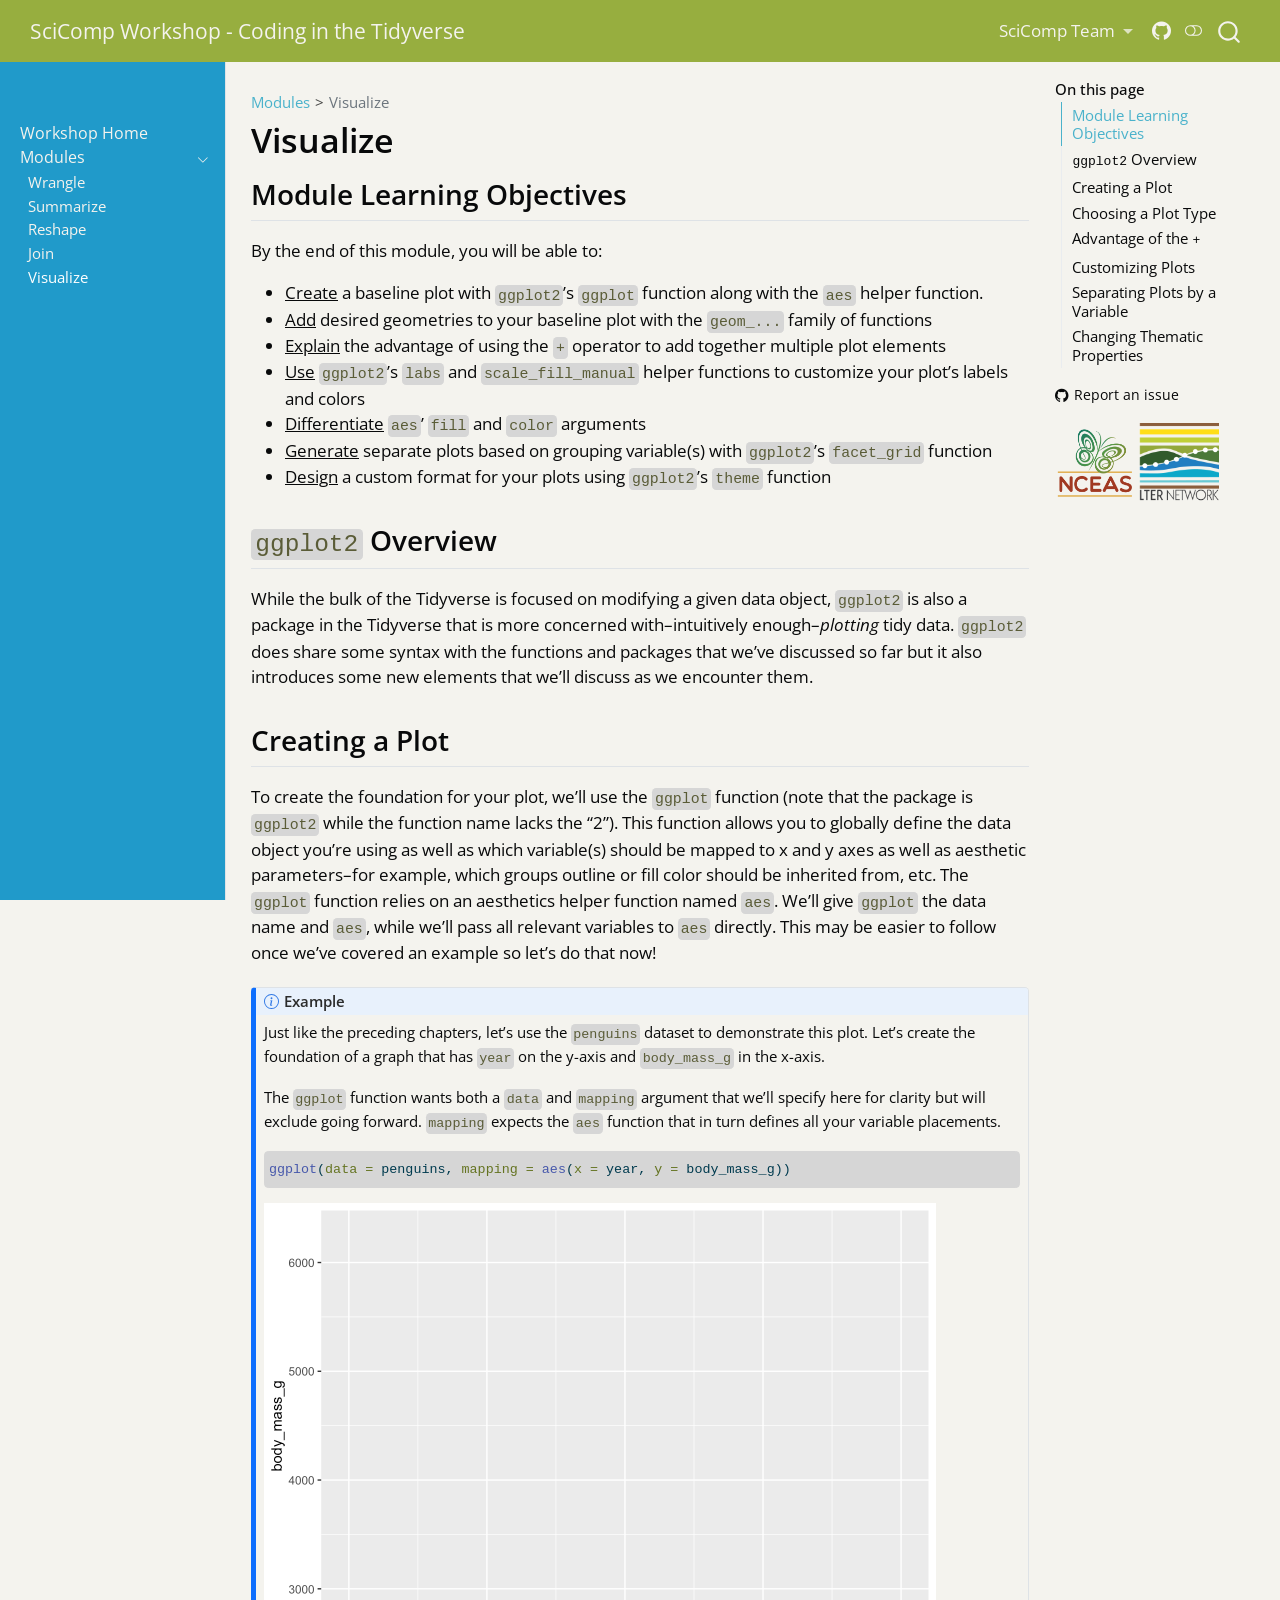
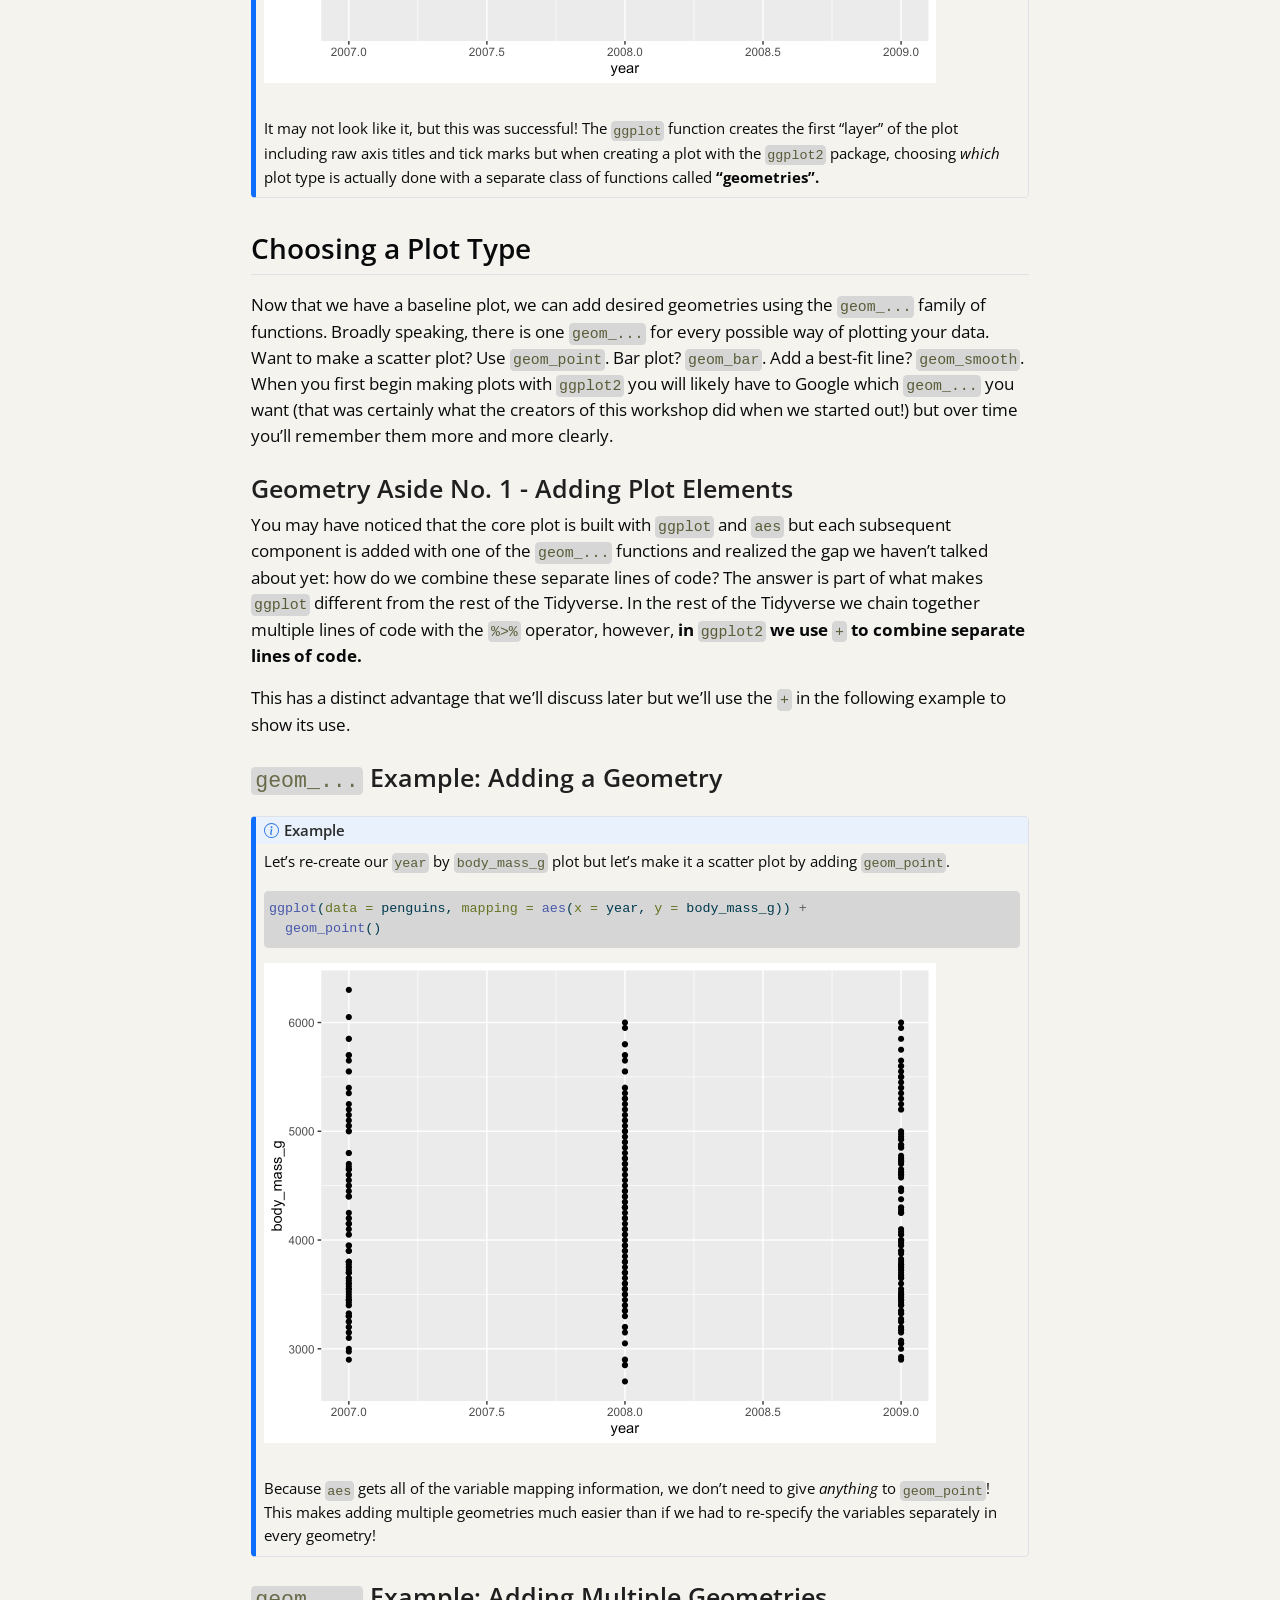
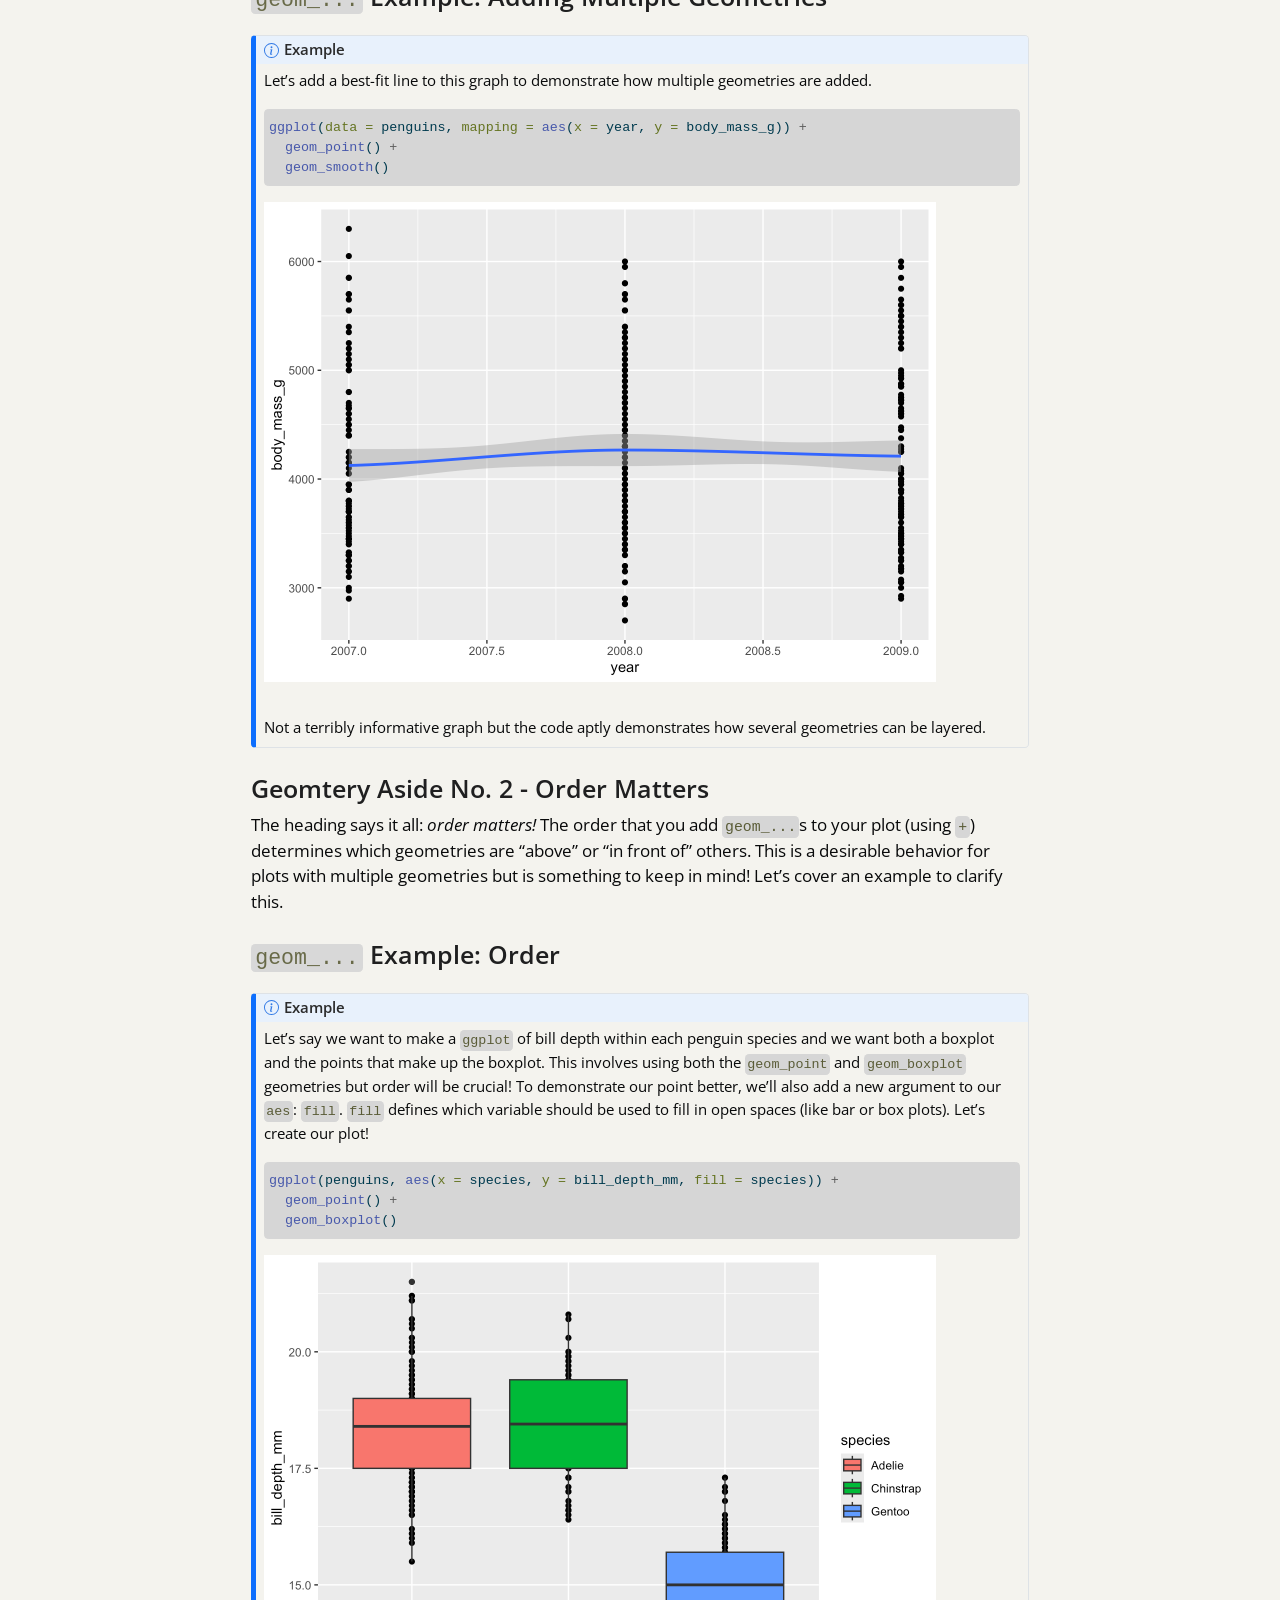
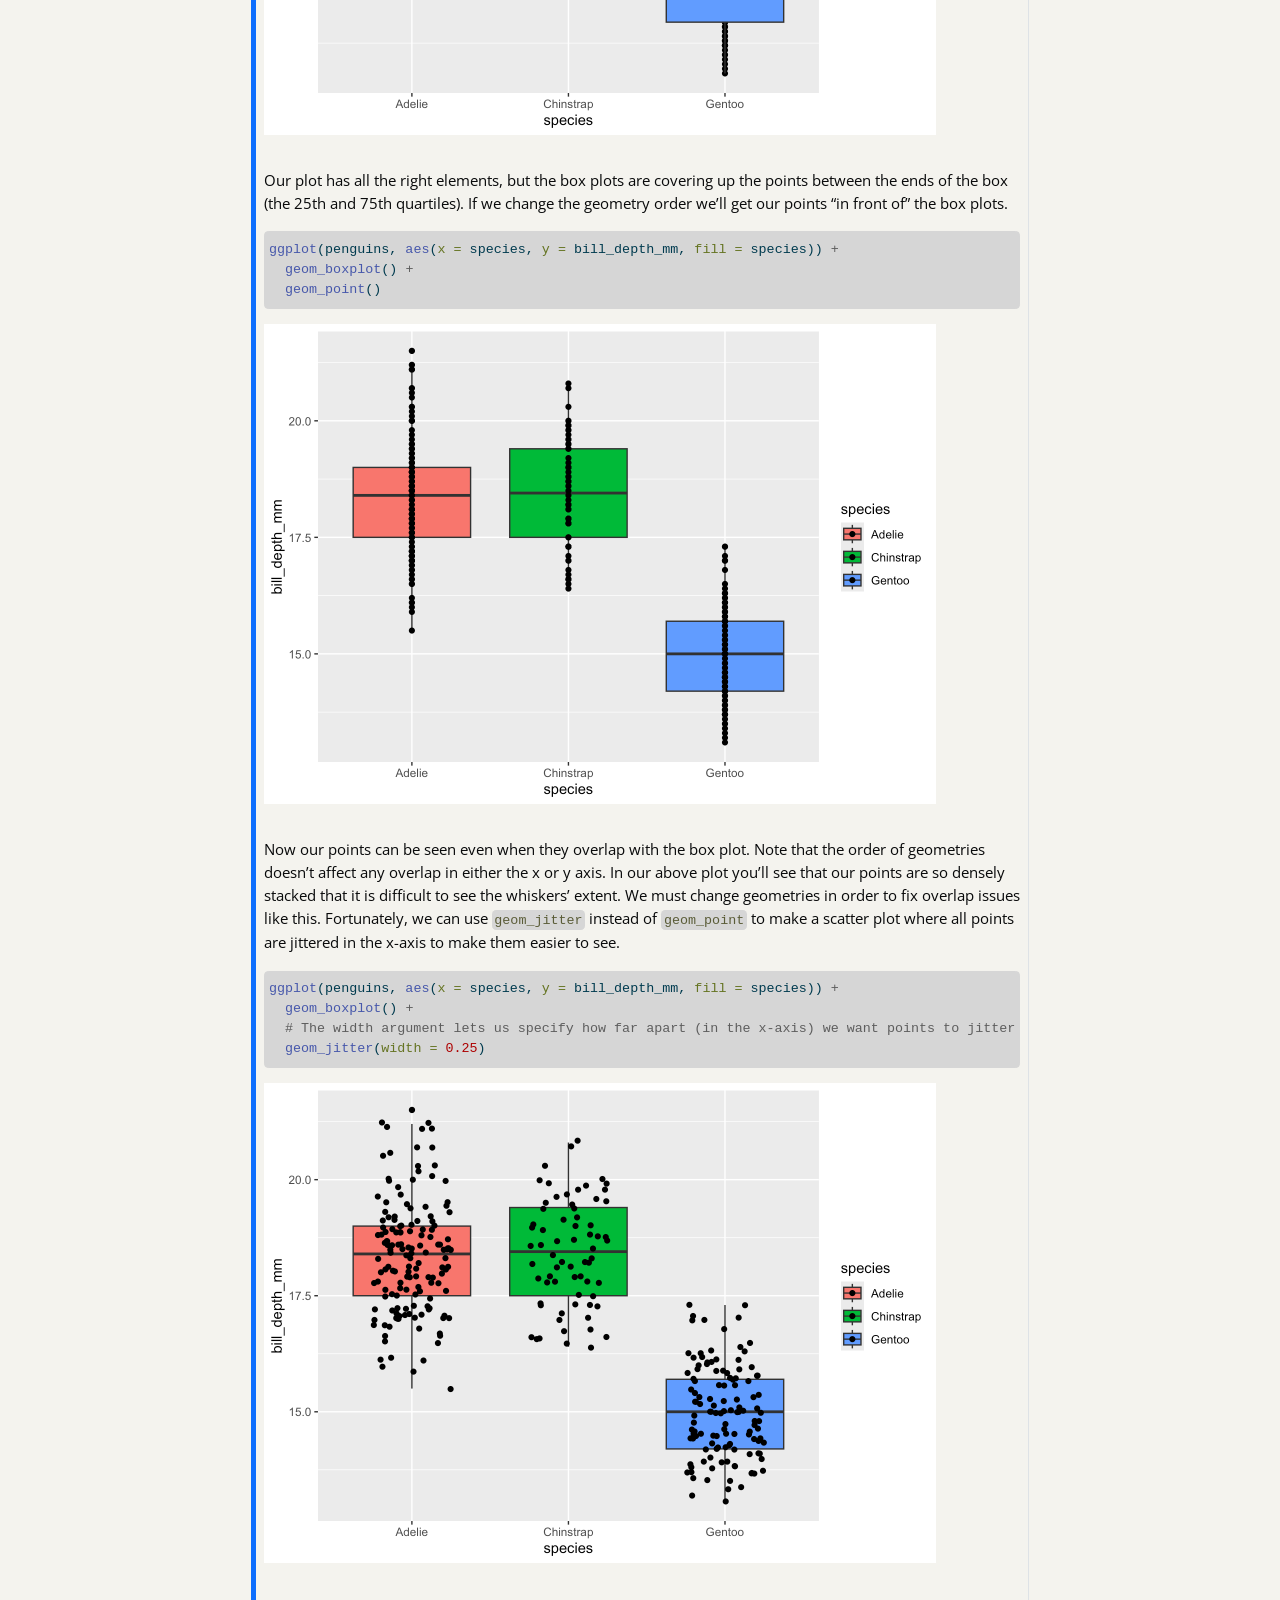
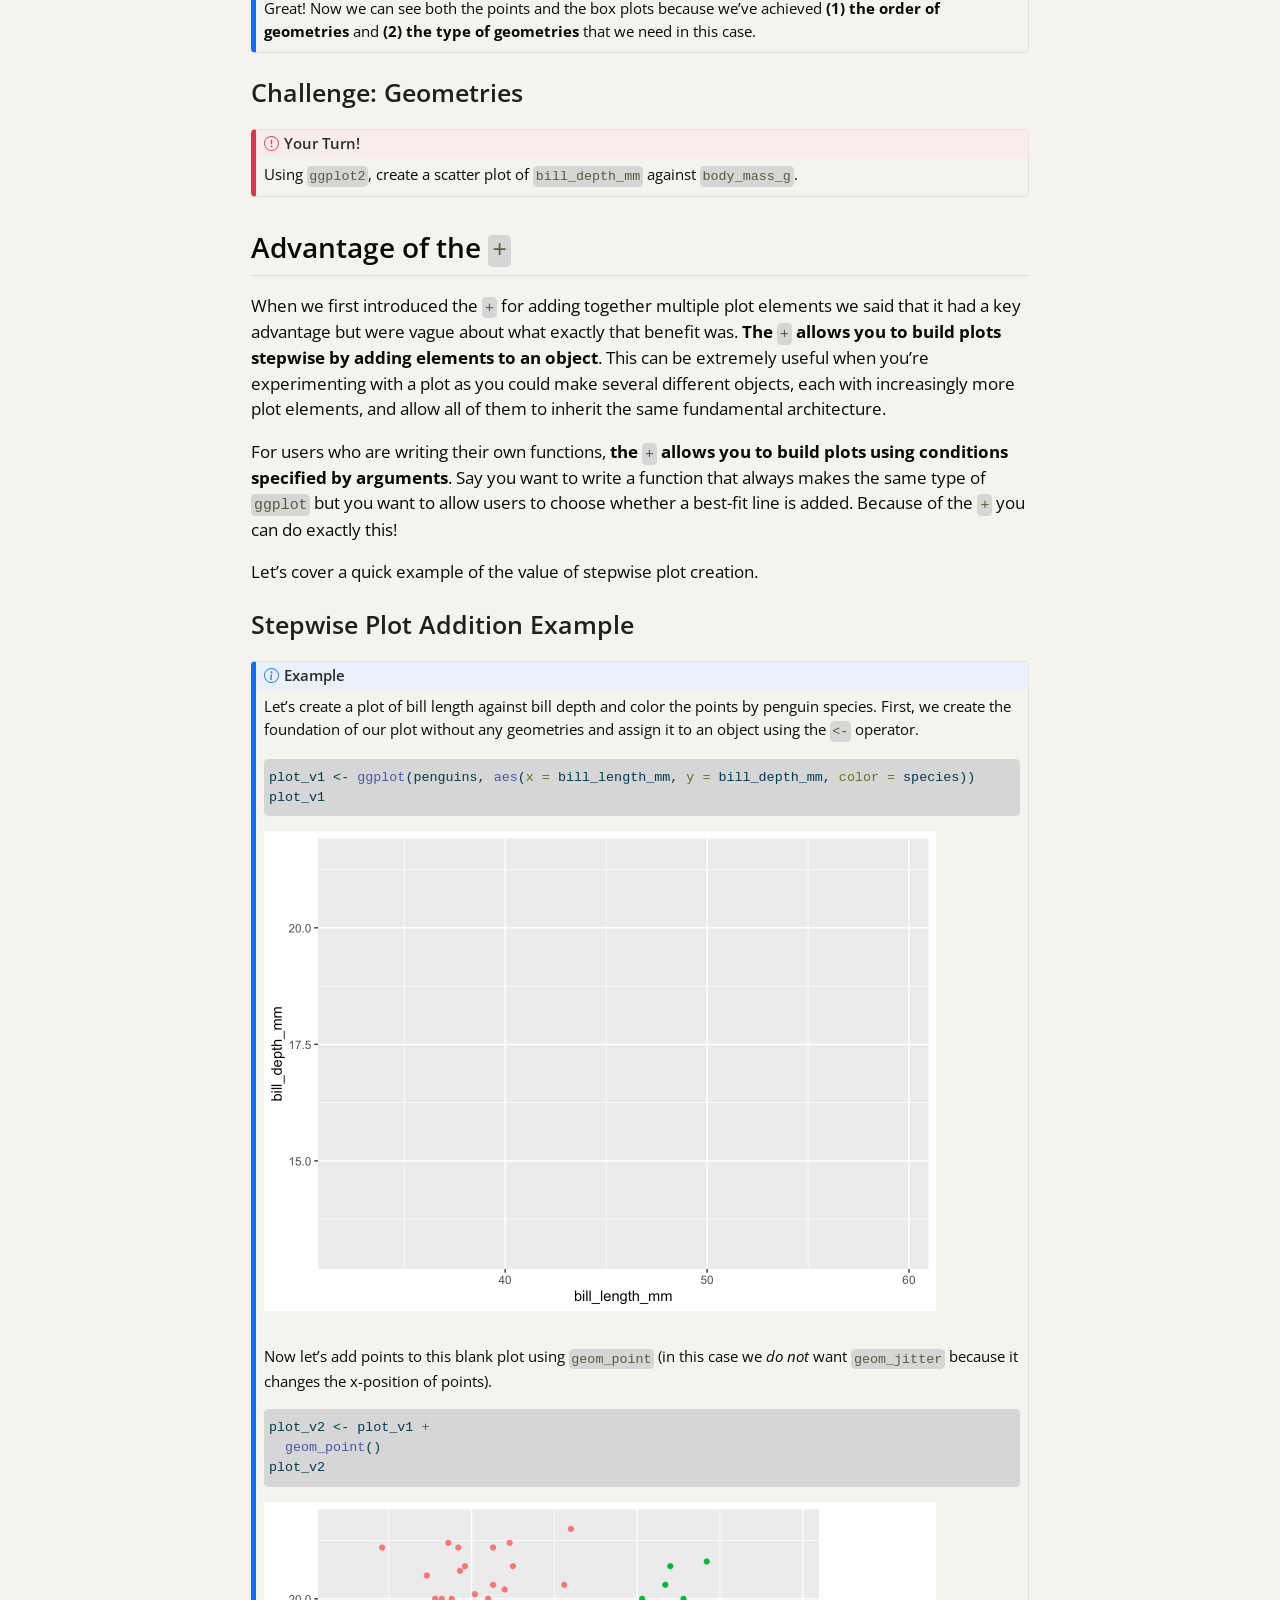
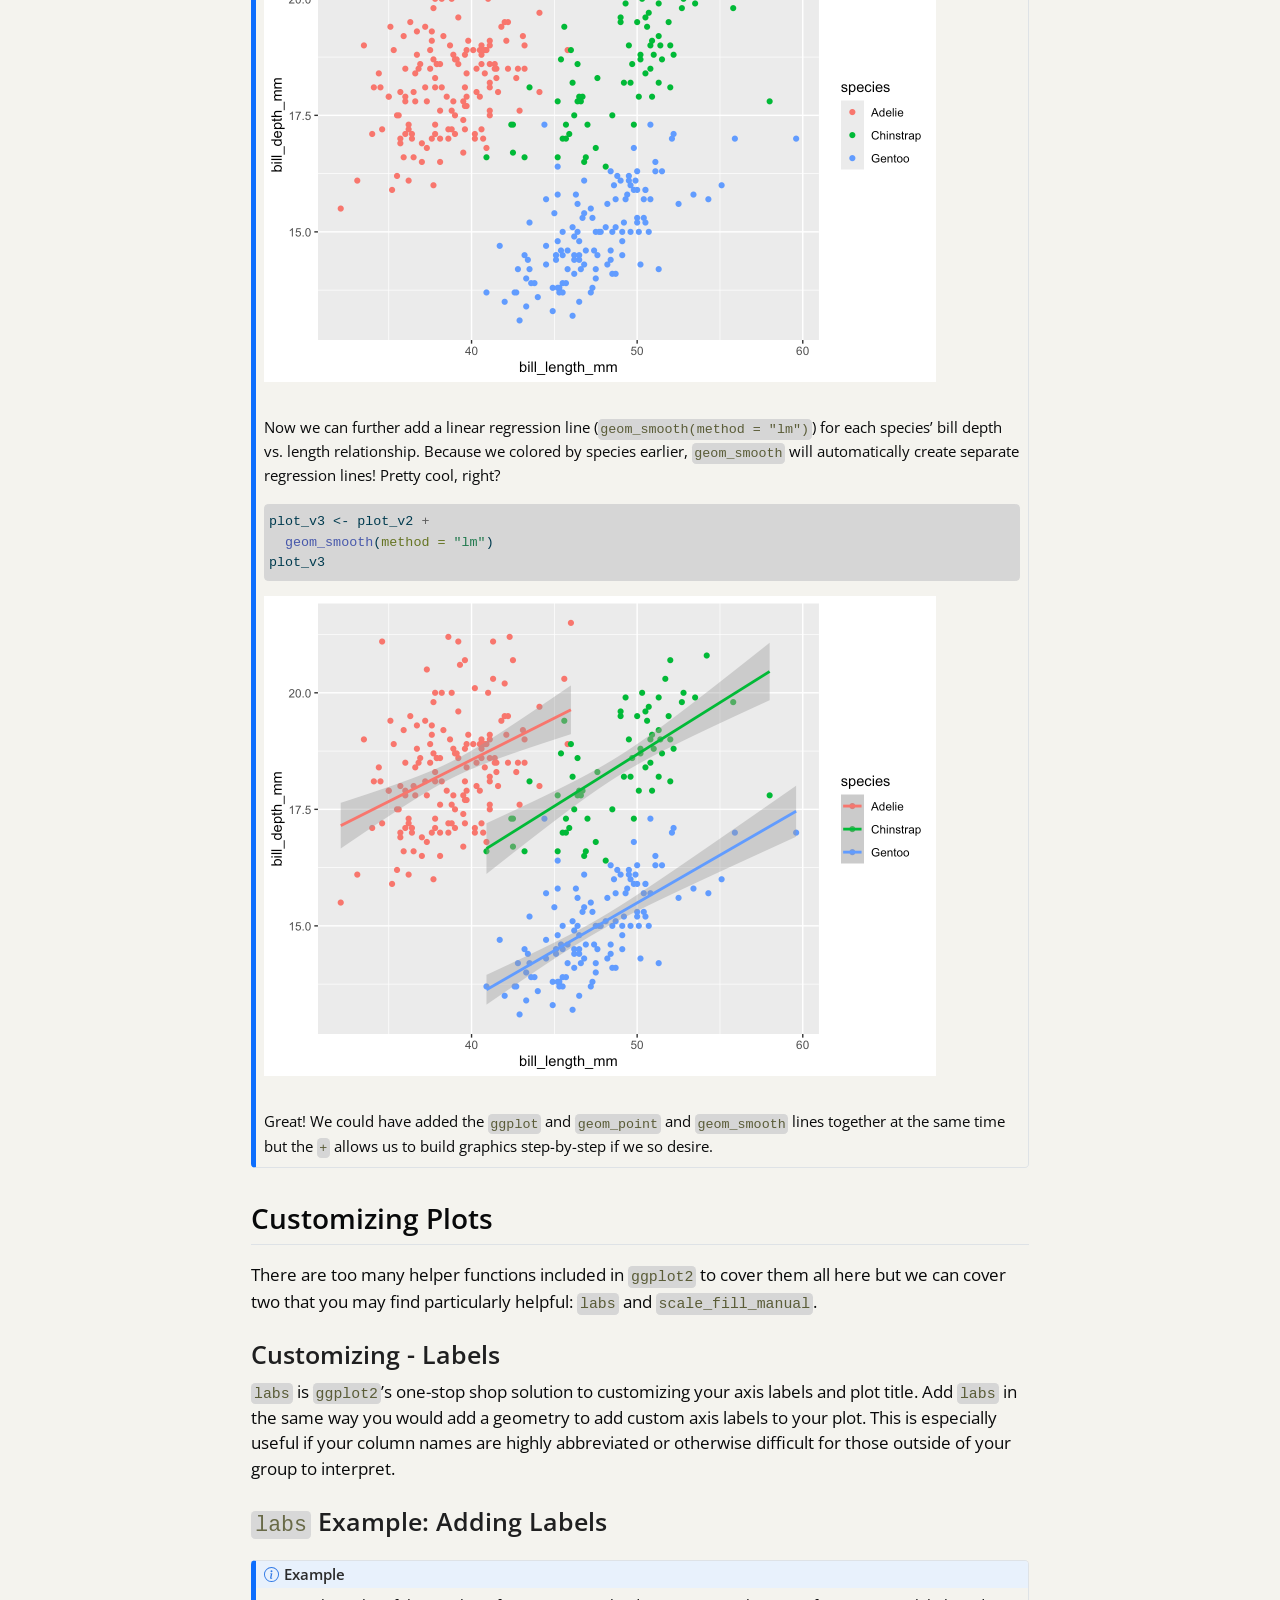
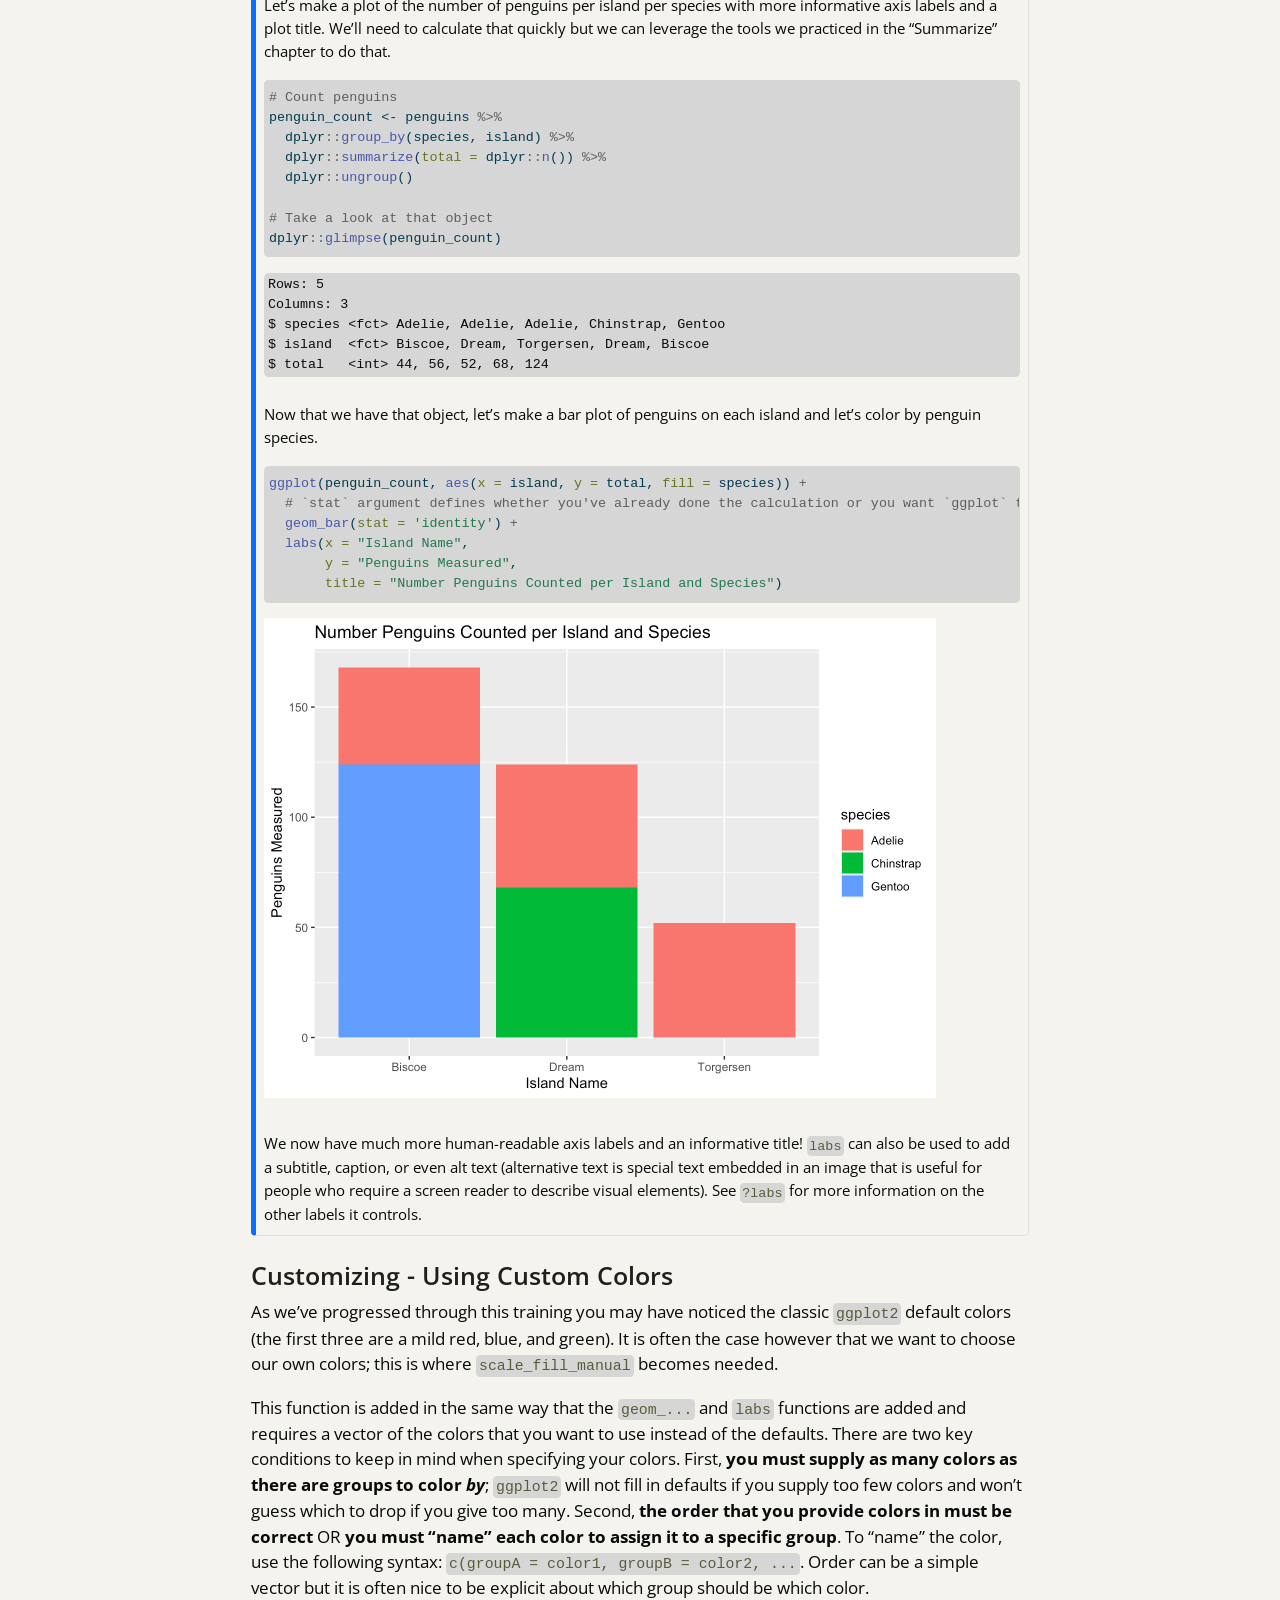
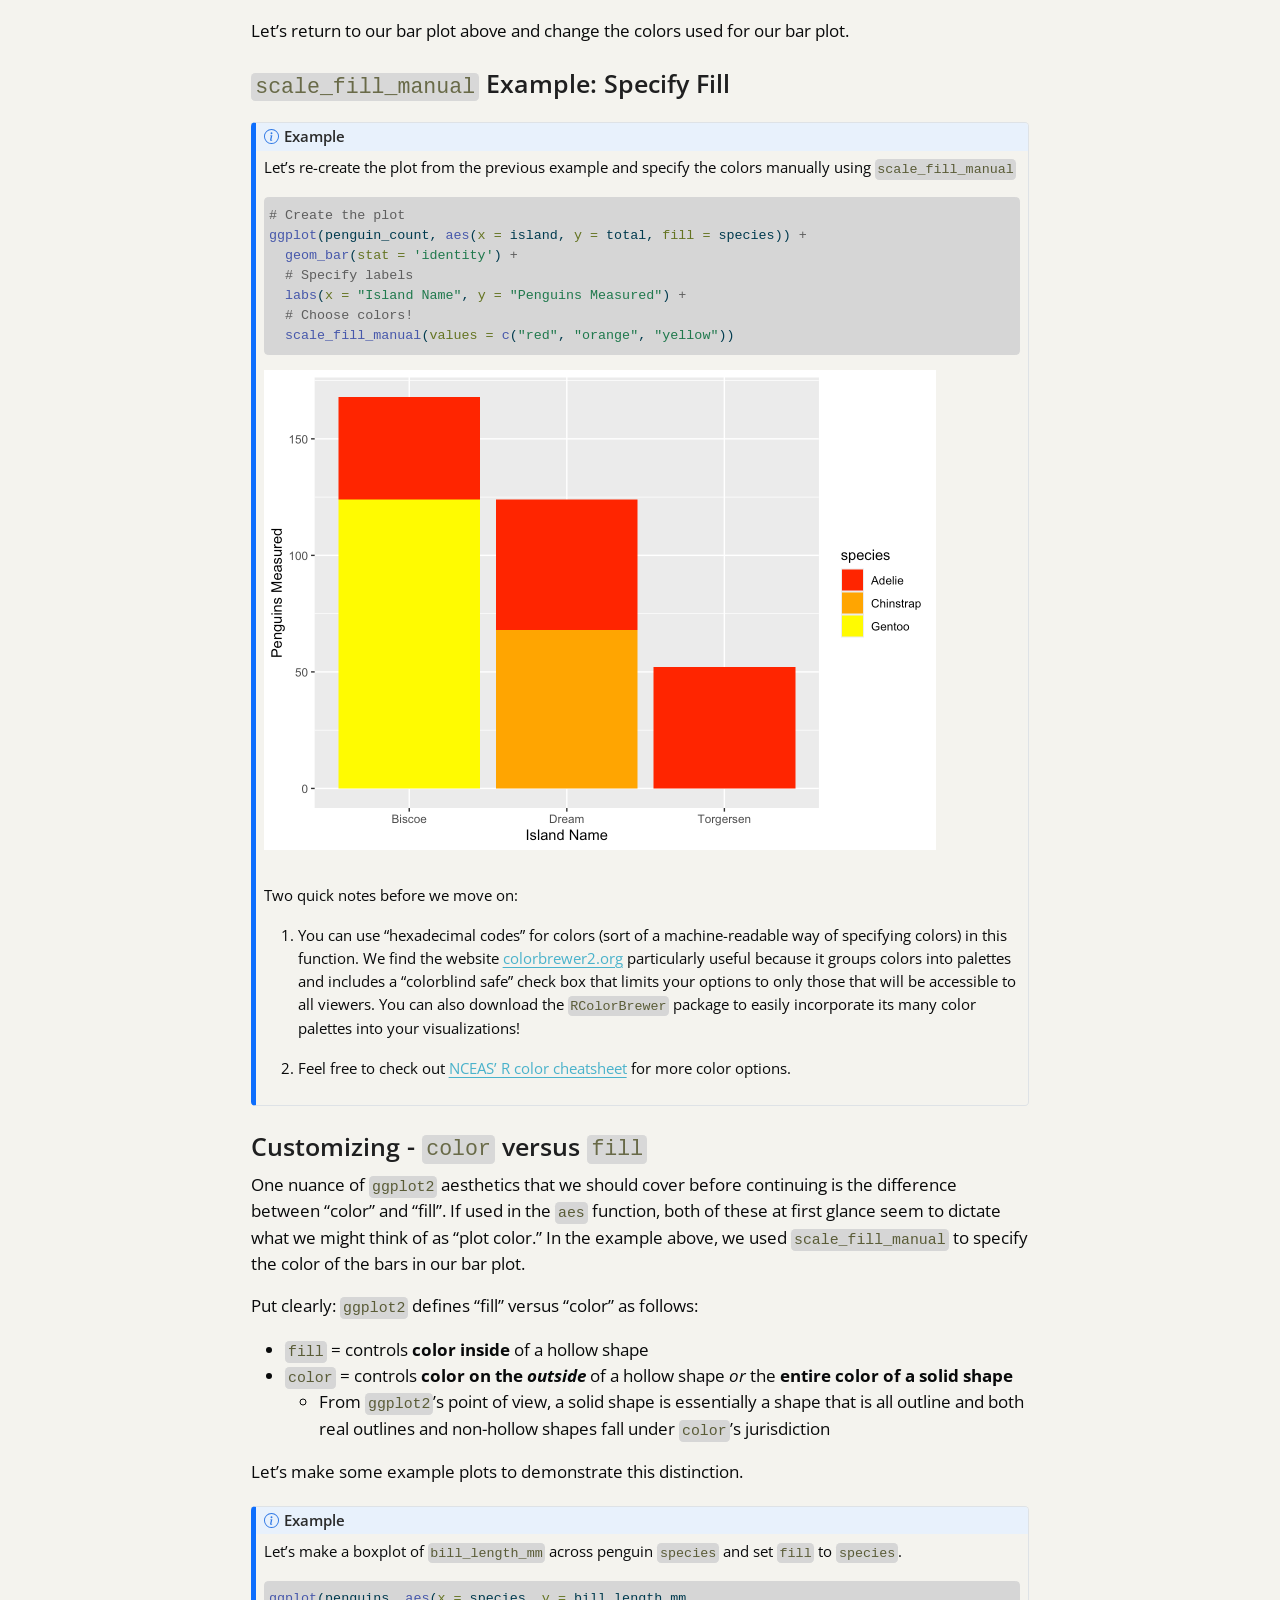
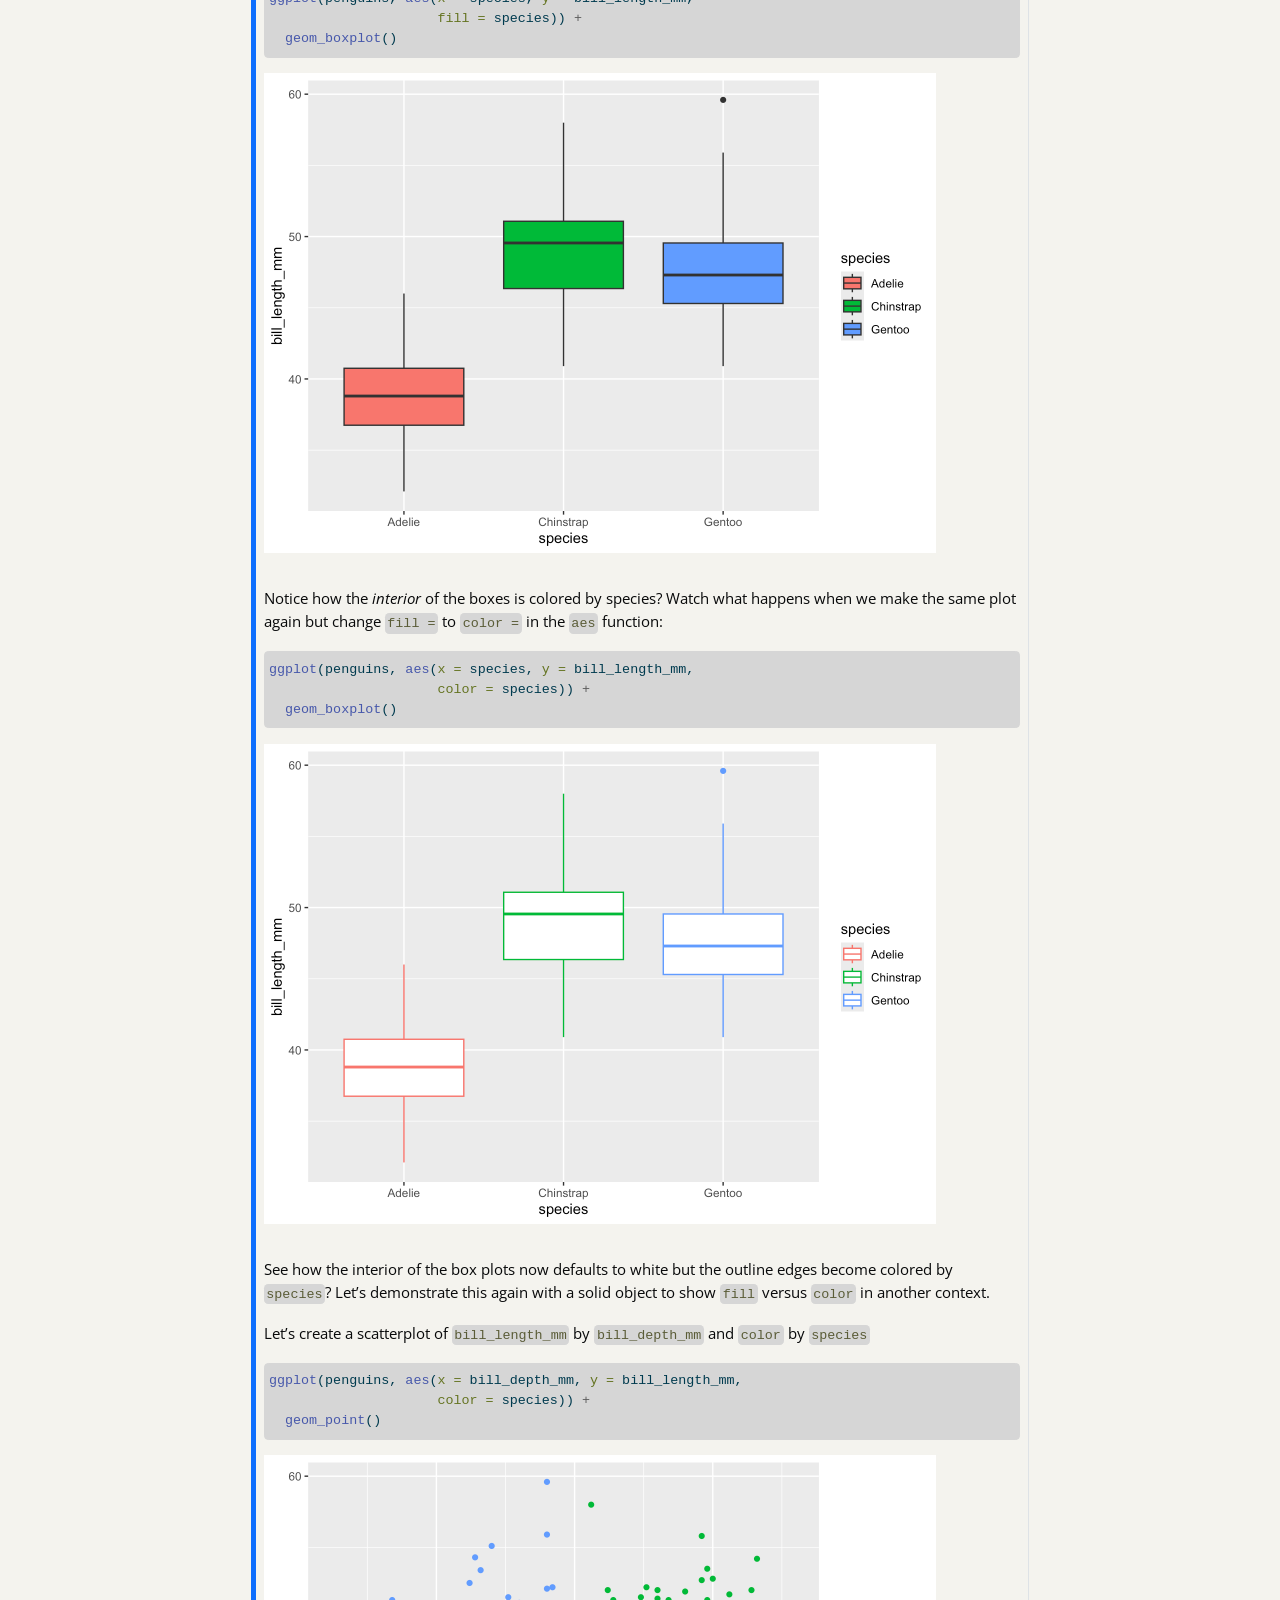
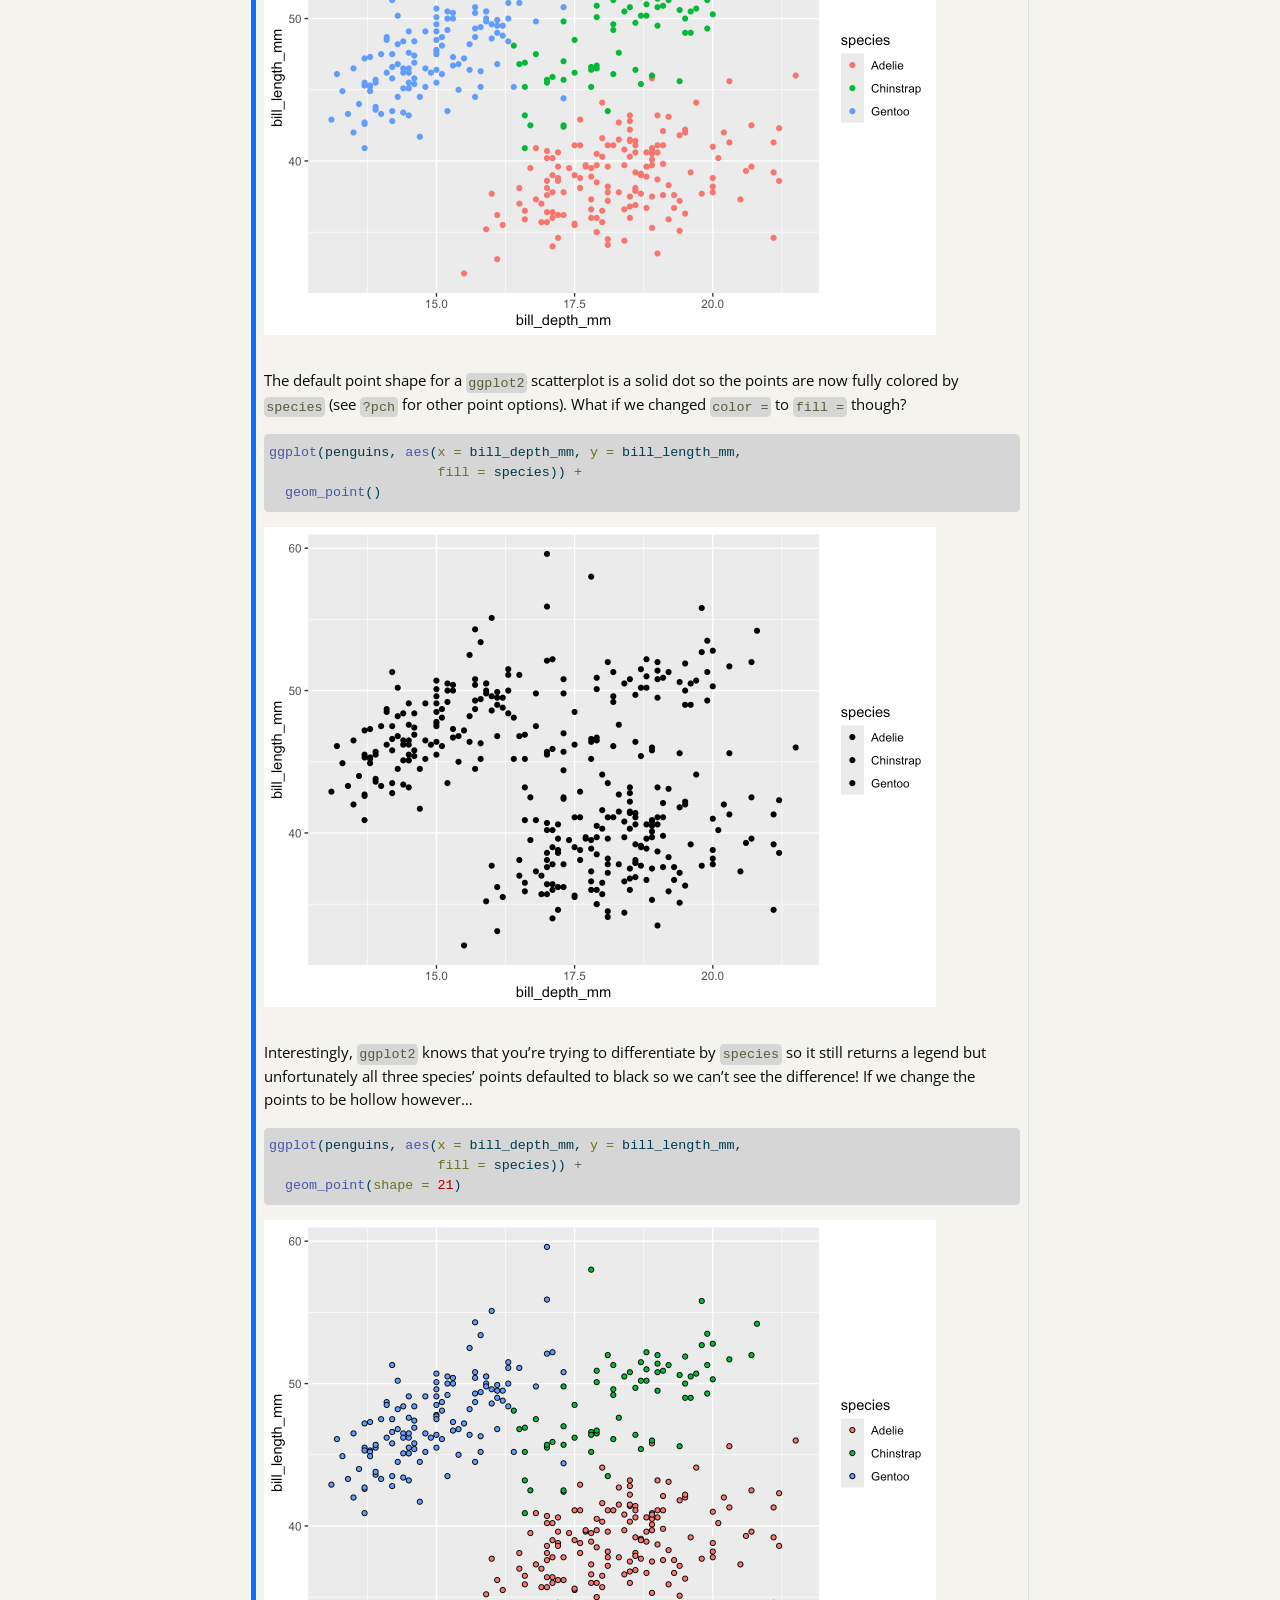
<file: visualize.html>
<!DOCTYPE html>
<html xmlns="http://www.w3.org/1999/xhtml" lang="en" xml:lang="en"><head>

<meta charset="utf-8">
<meta name="generator" content="quarto-1.10.18">

<meta name="viewport" content="width=device-width, initial-scale=1.0, user-scalable=yes">


<title>Visualize – SciComp Workshop - Coding in the Tidyverse</title>
<style>
/* Default styles provided by pandoc.
** See https://pandoc.org/MANUAL.html#variables-for-html for config info.
*/
span.smallcaps{font-variant: small-caps;}
div.columns{display: flex; gap: 1.5em;}
div.column{flex: auto;}
@media screen {
div.columns{gap: min(4vw, 1.5em);}
div.column{overflow-x: auto;}
}
div.hanging-indent{margin-left: 1.5em; text-indent: -1.5em;}
ul.task-list{list-style: none;}
ul.task-list li input[type="checkbox"] {
  width: 0.8em;
  margin: 0 0.8em 0.2em -1em; /* quarto-specific, see https://github.com/quarto-dev/quarto-cli/issues/4556 */ 
  vertical-align: middle;
}
/* CSS for syntax highlighting */
html { -webkit-text-size-adjust: 100%; }
pre > code.sourceCode { white-space: pre; position: relative; }
pre > code.sourceCode > span { display: inline-block; line-height: 1.25; }
pre > code.sourceCode > span:empty { height: 1.2em; }
.sourceCode { overflow: visible; }
code.sourceCode > span { color: inherit; text-decoration: inherit; }
div.sourceCode { margin: 1em 0; }
pre.sourceCode { margin: 0; }
@media screen {
div.sourceCode { overflow: auto; }
}
@media print {
pre > code.sourceCode { white-space: pre-wrap; }
pre > code.sourceCode > span { text-indent: -5em; padding-left: 5em; }
}
pre.numberSource code
  { counter-reset: source-line 0; }
pre.numberSource code > span
  { position: relative; left: -4em; counter-increment: source-line; }
pre.numberSource code > span > a:first-child::before
  { content: counter(source-line);
    position: relative; left: -1em; text-align: right; vertical-align: baseline;
    border: none; display: inline-block;
    -webkit-touch-callout: none; -webkit-user-select: none;
    -khtml-user-select: none; -moz-user-select: none;
    -ms-user-select: none; user-select: none;
    padding: 0 4px; width: 4em;
  }
pre.numberSource { margin-left: 3em;  padding-left: 4px; }
div.sourceCode
  {   }
@media screen {
pre > code.sourceCode > span > a:first-child::before { text-decoration: underline; }
}
</style>


<script src="site_libs/quarto-nav/quarto-nav.js"></script>
<script src="site_libs/quarto-nav/headroom.min.js"></script>
<script src="site_libs/clipboard/clipboard.min.js"></script>
<script src="site_libs/quarto-search/autocomplete.umd.js"></script>
<script src="site_libs/quarto-search/fuse.min.js"></script>
<script src="site_libs/quarto-search/quarto-search.js"></script>
<meta name="quarto:offset" content="./">
<link href="./images/logos/hex_scicomptools.png" rel="icon" type="image/png">
<script src="site_libs/quarto-html/quarto.js" type="module"></script>
<script src="site_libs/quarto-html/tabsets/tabsets.js" type="module"></script>
<script src="site_libs/quarto-html/popper.min.js"></script>
<script src="site_libs/quarto-html/tippy.umd.min.js"></script>
<script src="site_libs/quarto-html/anchor.min.js"></script>
<link href="site_libs/quarto-html/tippy.css" rel="stylesheet">
<link href="site_libs/quarto-html/quarto-syntax-highlighting-64a204ab8560d761af7679ceaba22944.css" rel="stylesheet" class="quarto-color-scheme" id="quarto-text-highlighting-styles">
<link href="site_libs/quarto-html/quarto-syntax-highlighting-dark-b85bc7c33db8c58e0ec93c3465666fed.css" rel="stylesheet" class="quarto-color-scheme quarto-color-alternate" id="quarto-text-highlighting-styles">
<link href="site_libs/quarto-html/quarto-syntax-highlighting-64a204ab8560d761af7679ceaba22944.css" rel="stylesheet" class="quarto-color-scheme-extra" id="quarto-text-highlighting-styles">
<script src="site_libs/bootstrap/bootstrap.min.js"></script>
<link href="site_libs/bootstrap/bootstrap-icons.css" rel="stylesheet">
<link href="site_libs/bootstrap/bootstrap-e203fd712e02d2c1cdf365a28a56f9d6.min.css" rel="stylesheet" append-hash="true" class="quarto-color-scheme" id="quarto-bootstrap" data-mode="light">
<link href="site_libs/bootstrap/bootstrap-dark-60bf092286eb63a1ff808a365e2120e7.min.css" rel="stylesheet" append-hash="true" class="quarto-color-scheme quarto-color-alternate" id="quarto-bootstrap" data-mode="dark">
<link href="site_libs/bootstrap/bootstrap-e203fd712e02d2c1cdf365a28a56f9d6.min.css" rel="stylesheet" append-hash="true" class="quarto-color-scheme-extra" id="quarto-bootstrap" data-mode="light">
<script id="quarto-search-options" type="application/json">{
  "location": "navbar",
  "copy-button": false,
  "collapse-after": 3,
  "panel-placement": "end",
  "type": "overlay",
  "limit": 50,
  "keyboard-shortcut": [
    "f",
    "/",
    "s"
  ],
  "show-item-context": false,
  "language": {
    "search-no-results-text": "No results",
    "search-matching-documents-text": "matching documents",
    "search-copy-link-title": "Copy link to search",
    "search-hide-matches-text": "Hide additional matches",
    "search-more-match-text": "more match in this document",
    "search-more-matches-text": "more matches in this document",
    "search-clear-button-title": "Clear",
    "search-text-placeholder": "",
    "search-detached-cancel-button-title": "Cancel",
    "search-submit-button-title": "Submit",
    "search-label": "Search"
  }
}</script>


<meta name="twitter:title" content="Visualize – SciComp Workshop - Coding in the Tidyverse">
<meta name="twitter:description" content="">
<meta name="twitter:image" content="https://lter.github.io/workshop-tidyverse/visualize_files/figure-html/ggplot-no-geom-1.png">
<meta name="twitter:image-height" content="960">
<meta name="twitter:image-width" content="1344">
<meta name="twitter:card" content="summary_large_image">
</head>

<body class="nav-sidebar docked nav-fixed quarto-light"><script id="quarto-html-before-body" type="application/javascript">
    const toggleBodyColorMode = (bsSheetEl) => {
      const mode = bsSheetEl.getAttribute("data-mode");
      const bodyEl = window.document.querySelector("body");
      if (mode === "dark") {
        bodyEl.classList.add("quarto-dark");
        bodyEl.classList.remove("quarto-light");
      } else {
        bodyEl.classList.add("quarto-light");
        bodyEl.classList.remove("quarto-dark");
      }
    }
    const toggleBodyColorPrimary = () => {
      const bsSheetEl = window.document.querySelector("link#quarto-bootstrap:not([rel=disabled-stylesheet])");
      if (bsSheetEl) {
        toggleBodyColorMode(bsSheetEl);
      }
    }
    const setColorSchemeToggle = (alternate) => {
      const toggles = window.document.querySelectorAll('.quarto-color-scheme-toggle');
      for (let i=0; i < toggles.length; i++) {
        const toggle = toggles[i];
        if (toggle) {
          if (alternate) {
            toggle.classList.add("alternate");
          } else {
            toggle.classList.remove("alternate");
          }
        }
      }
    };
    const toggleColorMode = (alternate) => {
      // Switch the stylesheets
      const primaryStylesheets = window.document.querySelectorAll('link.quarto-color-scheme:not(.quarto-color-alternate)');
      const alternateStylesheets = window.document.querySelectorAll('link.quarto-color-scheme.quarto-color-alternate');
      manageTransitions('#quarto-margin-sidebar .nav-link', false);
      if (alternate) {
        // note: dark is layered on light, we don't disable primary!
        enableStylesheet(alternateStylesheets);
        for (const sheetNode of alternateStylesheets) {
          if (sheetNode.id === "quarto-bootstrap") {
            toggleBodyColorMode(sheetNode);
          }
        }
      } else {
        disableStylesheet(alternateStylesheets);
        enableStylesheet(primaryStylesheets)
        toggleBodyColorPrimary();
      }
      manageTransitions('#quarto-margin-sidebar .nav-link', true);
      // Switch the toggles
      setColorSchemeToggle(alternate)
      // Hack to workaround the fact that safari doesn't
      // properly recolor the scrollbar when toggling (#1455)
      if (navigator.userAgent.indexOf('Safari') > 0 && navigator.userAgent.indexOf('Chrome') == -1) {
        manageTransitions("body", false);
        window.scrollTo(0, 1);
        setTimeout(() => {
          window.scrollTo(0, 0);
          manageTransitions("body", true);
        }, 40);
      }
    }
    const disableStylesheet = (stylesheets) => {
      for (let i=0; i < stylesheets.length; i++) {
        const stylesheet = stylesheets[i];
        stylesheet.rel = 'disabled-stylesheet';
      }
    }
    const enableStylesheet = (stylesheets) => {
      for (let i=0; i < stylesheets.length; i++) {
        const stylesheet = stylesheets[i];
        if(stylesheet.rel !== 'stylesheet') { // for Chrome, which will still FOUC without this check
          stylesheet.rel = 'stylesheet';
        }
      }
    }
    const manageTransitions = (selector, allowTransitions) => {
      const els = window.document.querySelectorAll(selector);
      for (let i=0; i < els.length; i++) {
        const el = els[i];
        if (allowTransitions) {
          el.classList.remove('notransition');
        } else {
          el.classList.add('notransition');
        }
      }
    }
    const isFileUrl = () => {
      return window.location.protocol === 'file:';
    }
    const hasAlternateSentinel = () => {
      let styleSentinel = getColorSchemeSentinel();
      if (styleSentinel !== null) {
        return styleSentinel === "alternate";
      } else {
        return false;
      }
    }
    const setStyleSentinel = (alternate) => {
      const value = alternate ? "alternate" : "default";
      if (!isFileUrl()) {
        window.localStorage.setItem("quarto-color-scheme", value);
      } else {
        localAlternateSentinel = value;
      }
    }
    const getColorSchemeSentinel = () => {
      if (!isFileUrl()) {
        const storageValue = window.localStorage.getItem("quarto-color-scheme");
        return storageValue != null ? storageValue : localAlternateSentinel;
      } else {
        return localAlternateSentinel;
      }
    }
    const toggleGiscusIfUsed = (isAlternate, darkModeDefault) => {
      const baseTheme = document.querySelector('#giscus-base-theme')?.value ?? 'light';
      const alternateTheme = document.querySelector('#giscus-alt-theme')?.value ?? 'dark';
      let newTheme = '';
      if(authorPrefersDark) {
        newTheme = isAlternate ? baseTheme : alternateTheme;
      } else {
        newTheme = isAlternate ? alternateTheme : baseTheme;
      }
      const changeGiscusTheme = () => {
        // From: https://github.com/giscus/giscus/issues/336
        const sendMessage = (message) => {
          const iframe = document.querySelector('iframe.giscus-frame');
          if (!iframe) return;
          iframe.contentWindow.postMessage({ giscus: message }, 'https://giscus.app');
        }
        sendMessage({
          setConfig: {
            theme: newTheme
          }
        });
      }
      const isGiscussLoaded = window.document.querySelector('iframe.giscus-frame') !== null;
      if (isGiscussLoaded) {
        changeGiscusTheme();
      }
    };
    const authorPrefersDark = false;
    const darkModeDefault = authorPrefersDark;
      document.querySelector('link#quarto-text-highlighting-styles.quarto-color-scheme-extra').rel = 'disabled-stylesheet';
      document.querySelector('link#quarto-bootstrap.quarto-color-scheme-extra').rel = 'disabled-stylesheet';
    let localAlternateSentinel = darkModeDefault ? 'alternate' : 'default';
    // Dark / light mode switch
    window.quartoToggleColorScheme = () => {
      // Read the current dark / light value
      let toAlternate = !hasAlternateSentinel();
      toggleColorMode(toAlternate);
      setStyleSentinel(toAlternate);
      toggleGiscusIfUsed(toAlternate, darkModeDefault);
      window.dispatchEvent(new Event('resize'));
    };
    // Switch to dark mode if need be
    if (hasAlternateSentinel()) {
      toggleColorMode(true);
    } else {
      toggleColorMode(false);
    }
  </script>

<div id="quarto-search-results"></div>
  <header id="quarto-header" class="headroom fixed-top">
    <nav class="navbar navbar-expand-lg " data-bs-theme="dark">
      <div class="navbar-container container-fluid">
      <div class="navbar-brand-container mx-auto">
    <a class="navbar-brand" href="./index.html">
    <span class="navbar-title">SciComp Workshop - Coding in the Tidyverse</span>
    </a>
  </div>
            <div id="quarto-search" class="" title="Search"></div>
          <button class="navbar-toggler" type="button" data-bs-toggle="collapse" data-bs-target="#navbarCollapse" aria-controls="navbarCollapse" role="menu" aria-expanded="false" aria-label="Toggle navigation" onclick="if (window.quartoToggleHeadroom) { window.quartoToggleHeadroom(); }">
  <span class="navbar-toggler-icon"></span>
</button>
          <div class="collapse navbar-collapse" id="navbarCollapse">
            <ul class="navbar-nav navbar-nav-scroll ms-auto">
  <li class="nav-item dropdown ">
    <a class="nav-link dropdown-toggle" href="#" id="nav-menu-scicomp-team" role="link" data-bs-toggle="dropdown" aria-expanded="false">
 <span class="menu-text">SciComp Team</span>
    </a>
    <ul class="dropdown-menu dropdown-menu-end" aria-labelledby="nav-menu-scicomp-team">    
        <li>
    <a class="dropdown-item" href="https://lter.github.io/scicomp/">
 <span class="dropdown-text">Home</span></a>
  </li>  
        <li>
    <a class="dropdown-item" href="https://lter.github.io/scicomp/staff.html">
 <span class="dropdown-text">People</span></a>
  </li>  
    </ul>
  </li>
  <li class="nav-item compact">
    <a class="nav-link" href="https://github.com/lter/workshop-tidyverse"> <i class="bi bi-github" role="img">
</i> 
<span class="menu-text"></span></a>
  </li>  
</ul>
          </div> <!-- /navcollapse -->
            <div class="quarto-navbar-tools">
  <a href="" class="quarto-color-scheme-toggle quarto-navigation-tool  px-1" onclick="window.quartoToggleColorScheme(); return false;" title="Toggle dark mode"><i class="bi"></i></a>
</div>
      </div> <!-- /container-fluid -->
    </nav>
  <nav class="quarto-secondary-nav">
    <div class="container-fluid d-flex">
      <button type="button" class="quarto-btn-toggle btn" data-bs-toggle="collapse" role="button" data-bs-target=".quarto-sidebar-collapse-item" aria-controls="quarto-sidebar" aria-expanded="false" aria-label="Toggle sidebar navigation" onclick="if (window.quartoToggleHeadroom) { window.quartoToggleHeadroom(); }">
        <i class="bi bi-layout-text-sidebar-reverse"></i>
      </button>
        <nav class="quarto-page-breadcrumbs" aria-label="breadcrumb"><ol class="breadcrumb"><li class="breadcrumb-item"><a href="./wrangle.html">Modules</a></li><li class="breadcrumb-item"><a href="./visualize.html">Visualize</a></li></ol></nav>
        <a class="flex-grow-1" role="navigation" data-bs-toggle="collapse" data-bs-target=".quarto-sidebar-collapse-item" aria-controls="quarto-sidebar" aria-expanded="false" aria-label="Toggle sidebar navigation" onclick="if (window.quartoToggleHeadroom) { window.quartoToggleHeadroom(); }">      
        </a>
      <button type="button" class="btn quarto-search-button" aria-label="Search" onclick="window.quartoOpenSearch();">
        <i class="bi bi-search"></i>
      </button>
    </div>
  </nav>
</header>
<!-- content -->
<div id="quarto-content" class="quarto-container page-columns page-rows-contents page-layout-article page-navbar">
<!-- sidebar -->
  <nav id="quarto-sidebar" class="sidebar collapse collapse-horizontal quarto-sidebar-collapse-item sidebar-navigation docked overflow-auto">
        <div class="mt-2 flex-shrink-0 align-items-center">
        <div class="sidebar-search">
        <div id="quarto-search" class="" title="Search"></div>
        </div>
        </div>
    <div class="sidebar-menu-container"> 
    <ul class="list-unstyled mt-1">
        <li class="sidebar-item">
  <div class="sidebar-item-container"> 
  <a href="./index.html" class="sidebar-item-text sidebar-link">
 <span class="menu-text">Workshop Home</span></a>
  </div>
</li>
        <li class="sidebar-item sidebar-item-section">
      <div class="sidebar-item-container"> 
            <a class="sidebar-item-text sidebar-link text-start" data-bs-toggle="collapse" data-bs-target="#quarto-sidebar-section-1" role="navigation" aria-expanded="true">
 <span class="menu-text">Modules</span></a>
          <a class="sidebar-item-toggle text-start" data-bs-toggle="collapse" data-bs-target="#quarto-sidebar-section-1" role="navigation" aria-expanded="true" aria-label="Toggle section">
            <i class="bi bi-chevron-right ms-2"></i>
          </a> 
      </div>
      <ul id="quarto-sidebar-section-1" class="collapse list-unstyled sidebar-section depth1 show">  
          <li class="sidebar-item">
  <div class="sidebar-item-container"> 
  <a href="./wrangle.html" class="sidebar-item-text sidebar-link">
 <span class="menu-text">Wrangle</span></a>
  </div>
</li>
          <li class="sidebar-item">
  <div class="sidebar-item-container"> 
  <a href="./summarize.html" class="sidebar-item-text sidebar-link">
 <span class="menu-text">Summarize</span></a>
  </div>
</li>
          <li class="sidebar-item">
  <div class="sidebar-item-container"> 
  <a href="./reshape.html" class="sidebar-item-text sidebar-link">
 <span class="menu-text">Reshape</span></a>
  </div>
</li>
          <li class="sidebar-item">
  <div class="sidebar-item-container"> 
  <a href="./join.html" class="sidebar-item-text sidebar-link">
 <span class="menu-text">Join</span></a>
  </div>
</li>
          <li class="sidebar-item">
  <div class="sidebar-item-container"> 
  <a href="./visualize.html" class="sidebar-item-text sidebar-link active">
 <span class="menu-text">Visualize</span></a>
  </div>
</li>
      </ul>
  </li>
    </ul>
    </div>
</nav>
<div id="quarto-sidebar-glass" class="quarto-sidebar-collapse-item" data-bs-toggle="collapse" data-bs-target=".quarto-sidebar-collapse-item"></div>
<!-- margin-sidebar -->
    <div id="quarto-margin-sidebar" class="sidebar margin-sidebar">
        <nav id="TOC" role="doc-toc" class="toc-active">
    <h2 id="toc-title">On this page</h2>
   
  <ul>
  <li><a href="#module-learning-objectives" id="toc-module-learning-objectives" class="nav-link active" data-scroll-target="#module-learning-objectives">Module Learning Objectives</a></li>
  <li><a href="#ggplot2-overview" id="toc-ggplot2-overview" class="nav-link" data-scroll-target="#ggplot2-overview"><code>ggplot2</code> Overview</a></li>
  <li><a href="#creating-a-plot" id="toc-creating-a-plot" class="nav-link" data-scroll-target="#creating-a-plot">Creating a Plot</a></li>
  <li><a href="#choosing-a-plot-type" id="toc-choosing-a-plot-type" class="nav-link" data-scroll-target="#choosing-a-plot-type">Choosing a Plot Type</a>
  <ul class="collapse">
  <li><a href="#geometry-aside-no.-1---adding-plot-elements" id="toc-geometry-aside-no.-1---adding-plot-elements" class="nav-link" data-scroll-target="#geometry-aside-no.-1---adding-plot-elements">Geometry Aside No.&nbsp;1 - Adding Plot Elements</a></li>
  <li><a href="#geom_...-example-adding-a-geometry" id="toc-geom_...-example-adding-a-geometry" class="nav-link" data-scroll-target="#geom_...-example-adding-a-geometry"><code>geom_...</code> Example: Adding a Geometry</a></li>
  <li><a href="#geom_...-example-adding-multiple-geometries" id="toc-geom_...-example-adding-multiple-geometries" class="nav-link" data-scroll-target="#geom_...-example-adding-multiple-geometries"><code>geom_...</code> Example: Adding Multiple Geometries</a></li>
  <li><a href="#geomtery-aside-no.-2---order-matters" id="toc-geomtery-aside-no.-2---order-matters" class="nav-link" data-scroll-target="#geomtery-aside-no.-2---order-matters">Geomtery Aside No.&nbsp;2 - Order Matters</a></li>
  <li><a href="#geom_...-example-order" id="toc-geom_...-example-order" class="nav-link" data-scroll-target="#geom_...-example-order"><code>geom_...</code> Example: Order</a></li>
  <li><a href="#challenge-geometries" id="toc-challenge-geometries" class="nav-link" data-scroll-target="#challenge-geometries">Challenge: Geometries</a></li>
  </ul></li>
  <li><a href="#advantage-of-the" id="toc-advantage-of-the" class="nav-link" data-scroll-target="#advantage-of-the">Advantage of the <code>+</code></a>
  <ul class="collapse">
  <li><a href="#stepwise-plot-addition-example" id="toc-stepwise-plot-addition-example" class="nav-link" data-scroll-target="#stepwise-plot-addition-example">Stepwise Plot Addition Example</a></li>
  </ul></li>
  <li><a href="#customizing-plots" id="toc-customizing-plots" class="nav-link" data-scroll-target="#customizing-plots">Customizing Plots</a>
  <ul class="collapse">
  <li><a href="#customizing---labels" id="toc-customizing---labels" class="nav-link" data-scroll-target="#customizing---labels">Customizing - Labels</a></li>
  <li><a href="#labs-example-adding-labels" id="toc-labs-example-adding-labels" class="nav-link" data-scroll-target="#labs-example-adding-labels"><code>labs</code> Example: Adding Labels</a></li>
  <li><a href="#customizing---using-custom-colors" id="toc-customizing---using-custom-colors" class="nav-link" data-scroll-target="#customizing---using-custom-colors">Customizing - Using Custom Colors</a></li>
  <li><a href="#scale_fill_manual-example-specify-fill" id="toc-scale_fill_manual-example-specify-fill" class="nav-link" data-scroll-target="#scale_fill_manual-example-specify-fill"><code>scale_fill_manual</code> Example: Specify Fill</a></li>
  <li><a href="#customizing---color-versus-fill" id="toc-customizing---color-versus-fill" class="nav-link" data-scroll-target="#customizing---color-versus-fill">Customizing - <code>color</code> versus <code>fill</code></a></li>
  <li><a href="#challenge-customizing" id="toc-challenge-customizing" class="nav-link" data-scroll-target="#challenge-customizing">Challenge: Customizing</a></li>
  </ul></li>
  <li><a href="#separating-plots-by-a-variable" id="toc-separating-plots-by-a-variable" class="nav-link" data-scroll-target="#separating-plots-by-a-variable">Separating Plots by a Variable</a>
  <ul class="collapse">
  <li><a href="#facet_grid-example" id="toc-facet_grid-example" class="nav-link" data-scroll-target="#facet_grid-example"><code>facet_grid</code> Example</a></li>
  <li><a href="#challenge-facet_grid" id="toc-challenge-facet_grid" class="nav-link" data-scroll-target="#challenge-facet_grid">Challenge: <code>facet_grid</code></a></li>
  </ul></li>
  <li><a href="#changing-thematic-properties" id="toc-changing-thematic-properties" class="nav-link" data-scroll-target="#changing-thematic-properties">Changing Thematic Properties</a>
  <ul class="collapse">
  <li><a href="#theme-example-manual-specification" id="toc-theme-example-manual-specification" class="nav-link" data-scroll-target="#theme-example-manual-specification"><code>theme</code> Example: Manual Specification</a></li>
  <li><a href="#theme-example-pre-packaged-themes" id="toc-theme-example-pre-packaged-themes" class="nav-link" data-scroll-target="#theme-example-pre-packaged-themes"><code>theme</code> Example: Pre-Packaged Themes</a></li>
  <li><a href="#challenge-theme" id="toc-challenge-theme" class="nav-link" data-scroll-target="#challenge-theme">Challenge: <code>theme</code></a></li>
  <li><a href="#combining-theme-and" id="toc-combining-theme-and" class="nav-link" data-scroll-target="#combining-theme-and">Combining <code>theme</code> and <code>+</code></a></li>
  <li><a href="#example-theme" id="toc-example-theme" class="nav-link" data-scroll-target="#example-theme">Example: <code>theme</code> &amp; <code>+</code></a></li>
  </ul></li>
  </ul>
<div class="toc-actions"><ul><li><a href="https://github.com/lter/workshop-tidyverse/issues/new" class="toc-action"><i class="bi bi-github"></i>Report an issue</a></li></ul></div></nav>
    <div class="quarto-margin-footer"><div class="margin-footer-item">
<p><img src="images/logos/logo_nceas.png" alt="Logo for the National Center for Ecological Analysis and Synthesis (NCEAS)" width="40%"> <img src="images/logos/logo_lter.png" alt="Logo for the Long Term Ecological Research (LTER) Network" width="40%"></p>
</div></div></div>
<!-- main -->
<main class="content" id="quarto-document-content">


<header id="title-block-header" class="quarto-title-block default"><nav class="quarto-page-breadcrumbs quarto-title-breadcrumbs d-none d-lg-block" aria-label="breadcrumb"><ol class="breadcrumb"><li class="breadcrumb-item"><a href="./wrangle.html">Modules</a></li><li class="breadcrumb-item"><a href="./visualize.html">Visualize</a></li></ol></nav>
<div class="quarto-title">
<h1 class="title">Visualize</h1>
</div>



<div class="quarto-title-meta">

    
  
    
  </div>
  


</header>


<section id="module-learning-objectives" class="level2">
<h2 class="anchored" data-anchor-id="module-learning-objectives">Module Learning Objectives</h2>
<p>By the end of this module, you will be able to:</p>
<ul>
<li><u>Create</u> a baseline plot with <code>ggplot2</code>’s <code>ggplot</code> function along with the <code>aes</code> helper function.</li>
<li><u>Add</u> desired geometries to your baseline plot with the <code>geom_...</code> family of functions</li>
<li><u>Explain</u> the advantage of using the <code>+</code> operator to add together multiple plot elements</li>
<li><u>Use</u> <code>ggplot2</code>’s <code>labs</code> and <code>scale_fill_manual</code> helper functions to customize your plot’s labels and colors</li>
<li><u>Differentiate</u> <code>aes</code>’ <code>fill</code> and <code>color</code> arguments</li>
<li><u>Generate</u> separate plots based on grouping variable(s) with <code>ggplot2</code>’s <code>facet_grid</code> function</li>
<li><u>Design</u> a custom format for your plots using <code>ggplot2</code>’s <code>theme</code> function</li>
</ul>
</section>
<section id="ggplot2-overview" class="level2">
<h2 class="anchored" data-anchor-id="ggplot2-overview"><code>ggplot2</code> Overview</h2>
<p>While the bulk of the Tidyverse is focused on modifying a given data object, <code>ggplot2</code> is also a package in the Tidyverse that is more concerned with–intuitively enough–<em>plotting</em> tidy data. <code>ggplot2</code> does share some syntax with the functions and packages that we’ve discussed so far but it also introduces some new elements that we’ll discuss as we encounter them.</p>
</section>
<section id="creating-a-plot" class="level2">
<h2 class="anchored" data-anchor-id="creating-a-plot">Creating a Plot</h2>
<p>To create the foundation for your plot, we’ll use the <code>ggplot</code> function (note that the package is <code>ggplot2</code> while the function name lacks the “2”). This function allows you to globally define the data object you’re using as well as which variable(s) should be mapped to x and y axes as well as aesthetic parameters–for example, which groups outline or fill color should be inherited from, etc. The <code>ggplot</code> function relies on an aesthetics helper function named <code>aes</code>. We’ll give <code>ggplot</code> the data name and <code>aes</code>, while we’ll pass all relevant variables to <code>aes</code> directly. This may be easier to follow once we’ve covered an example so let’s do that now!</p>
<div class="callout callout-style-default callout-note callout-titled">
<div class="callout-header d-flex align-content-center">
<div class="callout-icon-container">
<i class="callout-icon"></i>
</div>
<div class="callout-title-container flex-fill">
<span class="screen-reader-only">Note</span>Example
</div>
</div>
<div class="callout-body-container callout-body">
<p>Just like the preceding chapters, let’s use the <code>penguins</code> dataset to demonstrate this plot. Let’s create the foundation of a graph that has <code>year</code> on the y-axis and <code>body_mass_g</code> in the x-axis.</p>
<p>The <code>ggplot</code> function wants both a <code>data</code> and <code>mapping</code> argument that we’ll specify here for clarity but will exclude going forward. <code>mapping</code> expects the <code>aes</code> function that in turn defines all your variable placements.</p>
<div class="cell">
<div class="code-copy-outer-scaffold"><div class="sourceCode cell-code" id="cb1"><pre class="sourceCode r code-with-copy"><code class="sourceCode r"><span id="cb1-1"><a href="#cb1-1" aria-hidden="true" tabindex="-1"></a><span class="fu">ggplot</span>(<span class="at">data =</span> penguins, <span class="at">mapping =</span> <span class="fu">aes</span>(<span class="at">x =</span> year, <span class="at">y =</span> body_mass_g))</span></code></pre></div><button title="Copy to Clipboard" class="code-copy-button"><i class="bi"></i></button></div>
<div class="cell-output-display">
<div>
<figure class="figure">
<p><img src="visualize_files/figure-html/ggplot-no-geom-1.png" class="img-fluid figure-img" width="672"></p>
</figure>
</div>
</div>
</div>
<p>It may not look like it, but this was successful! The <code>ggplot</code> function creates the first “layer” of the plot including raw axis titles and tick marks but when creating a plot with the <code>ggplot2</code> package, choosing <em>which</em> plot type is actually done with a separate class of functions called <strong>“geometries”.</strong></p>
</div>
</div>
</section>
<section id="choosing-a-plot-type" class="level2">
<h2 class="anchored" data-anchor-id="choosing-a-plot-type">Choosing a Plot Type</h2>
<p>Now that we have a baseline plot, we can add desired geometries using the <code>geom_...</code> family of functions. Broadly speaking, there is one <code>geom_...</code> for every possible way of plotting your data. Want to make a scatter plot? Use <code>geom_point</code>. Bar plot? <code>geom_bar</code>. Add a best-fit line? <code>geom_smooth</code>. When you first begin making plots with <code>ggplot2</code> you will likely have to Google which <code>geom_...</code> you want (that was certainly what the creators of this workshop did when we started out!) but over time you’ll remember them more and more clearly.</p>
<section id="geometry-aside-no.-1---adding-plot-elements" class="level3">
<h3 class="anchored" data-anchor-id="geometry-aside-no.-1---adding-plot-elements">Geometry Aside No.&nbsp;1 - Adding Plot Elements</h3>
<p>You may have noticed that the core plot is built with <code>ggplot</code> and <code>aes</code> but each subsequent component is added with one of the <code>geom_...</code> functions and realized the gap we haven’t talked about yet: how do we combine these separate lines of code? The answer is part of what makes <code>ggplot</code> different from the rest of the Tidyverse. In the rest of the Tidyverse we chain together multiple lines of code with the <code>%&gt;%</code> operator, however, <strong>in <code>ggplot2</code> we use <code>+</code> to combine separate lines of code.</strong></p>
<p>This has a distinct advantage that we’ll discuss later but we’ll use the <code>+</code> in the following example to show its use.</p>
</section>
<section id="geom_...-example-adding-a-geometry" class="level3">
<h3 class="anchored" data-anchor-id="geom_...-example-adding-a-geometry"><code>geom_...</code> Example: Adding a Geometry</h3>
<div class="callout callout-style-default callout-note callout-titled">
<div class="callout-header d-flex align-content-center">
<div class="callout-icon-container">
<i class="callout-icon"></i>
</div>
<div class="callout-title-container flex-fill">
<span class="screen-reader-only">Note</span>Example
</div>
</div>
<div class="callout-body-container callout-body">
<p>Let’s re-create our <code>year</code> by <code>body_mass_g</code> plot but let’s make it a scatter plot by adding <code>geom_point</code>.</p>
<div class="cell">
<div class="code-copy-outer-scaffold"><div class="sourceCode cell-code" id="cb2"><pre class="sourceCode r code-with-copy"><code class="sourceCode r"><span id="cb2-1"><a href="#cb2-1" aria-hidden="true" tabindex="-1"></a><span class="fu">ggplot</span>(<span class="at">data =</span> penguins, <span class="at">mapping =</span> <span class="fu">aes</span>(<span class="at">x =</span> year, <span class="at">y =</span> body_mass_g)) <span class="sc">+</span></span>
<span id="cb2-2"><a href="#cb2-2" aria-hidden="true" tabindex="-1"></a>  <span class="fu">geom_point</span>()</span></code></pre></div><button title="Copy to Clipboard" class="code-copy-button"><i class="bi"></i></button></div>
<div class="cell-output-display">
<div>
<figure class="figure">
<p><img src="visualize_files/figure-html/geom-single-1.png" class="img-fluid figure-img" width="672"></p>
</figure>
</div>
</div>
</div>
<p>Because <code>aes</code> gets all of the variable mapping information, we don’t need to give <em>anything</em> to <code>geom_point</code>! This makes adding multiple geometries much easier than if we had to re-specify the variables separately in every geometry!</p>
</div>
</div>
</section>
<section id="geom_...-example-adding-multiple-geometries" class="level3">
<h3 class="anchored" data-anchor-id="geom_...-example-adding-multiple-geometries"><code>geom_...</code> Example: Adding Multiple Geometries</h3>
<div class="callout callout-style-default callout-note callout-titled">
<div class="callout-header d-flex align-content-center">
<div class="callout-icon-container">
<i class="callout-icon"></i>
</div>
<div class="callout-title-container flex-fill">
<span class="screen-reader-only">Note</span>Example
</div>
</div>
<div class="callout-body-container callout-body">
<p>Let’s add a best-fit line to this graph to demonstrate how multiple geometries are added.</p>
<div class="cell">
<div class="code-copy-outer-scaffold"><div class="sourceCode cell-code" id="cb3"><pre class="sourceCode r code-with-copy"><code class="sourceCode r"><span id="cb3-1"><a href="#cb3-1" aria-hidden="true" tabindex="-1"></a><span class="fu">ggplot</span>(<span class="at">data =</span> penguins, <span class="at">mapping =</span> <span class="fu">aes</span>(<span class="at">x =</span> year, <span class="at">y =</span> body_mass_g)) <span class="sc">+</span></span>
<span id="cb3-2"><a href="#cb3-2" aria-hidden="true" tabindex="-1"></a>  <span class="fu">geom_point</span>() <span class="sc">+</span></span>
<span id="cb3-3"><a href="#cb3-3" aria-hidden="true" tabindex="-1"></a>  <span class="fu">geom_smooth</span>()</span></code></pre></div><button title="Copy to Clipboard" class="code-copy-button"><i class="bi"></i></button></div>
<div class="cell-output-display">
<div>
<figure class="figure">
<p><img src="visualize_files/figure-html/geom-multiple-1.png" class="img-fluid figure-img" width="672"></p>
</figure>
</div>
</div>
</div>
<p>Not a terribly informative graph but the code aptly demonstrates how several geometries can be layered.</p>
</div>
</div>
</section>
<section id="geomtery-aside-no.-2---order-matters" class="level3">
<h3 class="anchored" data-anchor-id="geomtery-aside-no.-2---order-matters">Geomtery Aside No.&nbsp;2 - Order Matters</h3>
<p>The heading says it all: <em>order matters!</em> The order that you add <code>geom_...</code>s to your plot (using <code>+</code>) determines which geometries are “above” or “in front of” others. This is a desirable behavior for plots with multiple geometries but is something to keep in mind! Let’s cover an example to clarify this.</p>
</section>
<section id="geom_...-example-order" class="level3">
<h3 class="anchored" data-anchor-id="geom_...-example-order"><code>geom_...</code> Example: Order</h3>
<div class="callout callout-style-default callout-note callout-titled">
<div class="callout-header d-flex align-content-center">
<div class="callout-icon-container">
<i class="callout-icon"></i>
</div>
<div class="callout-title-container flex-fill">
<span class="screen-reader-only">Note</span>Example
</div>
</div>
<div class="callout-body-container callout-body">
<p>Let’s say we want to make a <code>ggplot</code> of bill depth within each penguin species and we want both a boxplot and the points that make up the boxplot. This involves using both the <code>geom_point</code> and <code>geom_boxplot</code> geometries but order will be crucial! To demonstrate our point better, we’ll also add a new argument to our <code>aes</code>: <code>fill</code>. <code>fill</code> defines which variable should be used to fill in open spaces (like bar or box plots). Let’s create our plot!</p>
<div class="cell">
<div class="code-copy-outer-scaffold"><div class="sourceCode cell-code" id="cb4"><pre class="sourceCode r code-with-copy"><code class="sourceCode r"><span id="cb4-1"><a href="#cb4-1" aria-hidden="true" tabindex="-1"></a><span class="fu">ggplot</span>(penguins, <span class="fu">aes</span>(<span class="at">x =</span> species, <span class="at">y =</span> bill_depth_mm, <span class="at">fill =</span> species)) <span class="sc">+</span></span>
<span id="cb4-2"><a href="#cb4-2" aria-hidden="true" tabindex="-1"></a>  <span class="fu">geom_point</span>() <span class="sc">+</span></span>
<span id="cb4-3"><a href="#cb4-3" aria-hidden="true" tabindex="-1"></a>  <span class="fu">geom_boxplot</span>()</span></code></pre></div><button title="Copy to Clipboard" class="code-copy-button"><i class="bi"></i></button></div>
<div class="cell-output-display">
<div>
<figure class="figure">
<p><img src="visualize_files/figure-html/geom-order-1-1.png" class="img-fluid figure-img" width="672"></p>
</figure>
</div>
</div>
</div>
<p>Our plot has all the right elements, but the box plots are covering up the points between the ends of the box (the 25th and 75th quartiles). If we change the geometry order we’ll get our points “in front of” the box plots.</p>
<div class="cell">
<div class="code-copy-outer-scaffold"><div class="sourceCode cell-code" id="cb5"><pre class="sourceCode r code-with-copy"><code class="sourceCode r"><span id="cb5-1"><a href="#cb5-1" aria-hidden="true" tabindex="-1"></a><span class="fu">ggplot</span>(penguins, <span class="fu">aes</span>(<span class="at">x =</span> species, <span class="at">y =</span> bill_depth_mm, <span class="at">fill =</span> species)) <span class="sc">+</span></span>
<span id="cb5-2"><a href="#cb5-2" aria-hidden="true" tabindex="-1"></a>  <span class="fu">geom_boxplot</span>() <span class="sc">+</span></span>
<span id="cb5-3"><a href="#cb5-3" aria-hidden="true" tabindex="-1"></a>  <span class="fu">geom_point</span>()</span></code></pre></div><button title="Copy to Clipboard" class="code-copy-button"><i class="bi"></i></button></div>
<div class="cell-output-display">
<div>
<figure class="figure">
<p><img src="visualize_files/figure-html/geom-order-2-1.png" class="img-fluid figure-img" width="672"></p>
</figure>
</div>
</div>
</div>
<p>Now our points can be seen even when they overlap with the box plot. Note that the order of geometries doesn’t affect any overlap in either the x or y axis. In our above plot you’ll see that our points are so densely stacked that it is difficult to see the whiskers’ extent. We must change geometries in order to fix overlap issues like this. Fortunately, we can use <code>geom_jitter</code> instead of <code>geom_point</code> to make a scatter plot where all points are jittered in the x-axis to make them easier to see.</p>
<div class="cell">
<div class="code-copy-outer-scaffold"><div class="sourceCode cell-code" id="cb6"><pre class="sourceCode r code-with-copy"><code class="sourceCode r"><span id="cb6-1"><a href="#cb6-1" aria-hidden="true" tabindex="-1"></a><span class="fu">ggplot</span>(penguins, <span class="fu">aes</span>(<span class="at">x =</span> species, <span class="at">y =</span> bill_depth_mm, <span class="at">fill =</span> species)) <span class="sc">+</span></span>
<span id="cb6-2"><a href="#cb6-2" aria-hidden="true" tabindex="-1"></a>  <span class="fu">geom_boxplot</span>() <span class="sc">+</span></span>
<span id="cb6-3"><a href="#cb6-3" aria-hidden="true" tabindex="-1"></a>  <span class="co"># The width argument lets us specify how far apart (in the x-axis) we want points to jitter</span></span>
<span id="cb6-4"><a href="#cb6-4" aria-hidden="true" tabindex="-1"></a>  <span class="fu">geom_jitter</span>(<span class="at">width =</span> <span class="fl">0.25</span>)</span></code></pre></div><button title="Copy to Clipboard" class="code-copy-button"><i class="bi"></i></button></div>
<div class="cell-output-display">
<div>
<figure class="figure">
<p><img src="visualize_files/figure-html/geom-order-3-1.png" class="img-fluid figure-img" width="672"></p>
</figure>
</div>
</div>
</div>
<p>Great! Now we can see both the points and the box plots because we’ve achieved <strong>(1) the order of geometries</strong> and <strong>(2) the type of geometries</strong> that we need in this case.</p>
</div>
</div>
</section>
<section id="challenge-geometries" class="level3">
<h3 class="anchored" data-anchor-id="challenge-geometries">Challenge: Geometries</h3>
<div class="callout callout-style-default callout-important callout-titled">
<div class="callout-header d-flex align-content-center">
<div class="callout-icon-container">
<i class="callout-icon"></i>
</div>
<div class="callout-title-container flex-fill">
<span class="screen-reader-only">Important</span>Your Turn!
</div>
</div>
<div class="callout-body-container callout-body">
<p>Using <code>ggplot2</code>, create a scatter plot of <code>bill_depth_mm</code> against <code>body_mass_g</code>.</p>
</div>
</div>
</section>
</section>
<section id="advantage-of-the" class="level2">
<h2 class="anchored" data-anchor-id="advantage-of-the">Advantage of the <code>+</code></h2>
<p>When we first introduced the <code>+</code> for adding together multiple plot elements we said that it had a key advantage but were vague about what exactly that benefit was. <strong>The <code>+</code> allows you to build plots stepwise by adding elements to an object</strong>. This can be extremely useful when you’re experimenting with a plot as you could make several different objects, each with increasingly more plot elements, and allow all of them to inherit the same fundamental architecture.</p>
<p>For users who are writing their own functions, <strong>the <code>+</code> allows you to build plots using conditions specified by arguments</strong>. Say you want to write a function that always makes the same type of <code>ggplot</code> but you want to allow users to choose whether a best-fit line is added. Because of the <code>+</code> you can do exactly this!</p>
<p>Let’s cover a quick example of the value of stepwise plot creation.</p>
<section id="stepwise-plot-addition-example" class="level3">
<h3 class="anchored" data-anchor-id="stepwise-plot-addition-example">Stepwise Plot Addition Example</h3>
<div class="callout callout-style-default callout-note callout-titled">
<div class="callout-header d-flex align-content-center">
<div class="callout-icon-container">
<i class="callout-icon"></i>
</div>
<div class="callout-title-container flex-fill">
<span class="screen-reader-only">Note</span>Example
</div>
</div>
<div class="callout-body-container callout-body">
<p>Let’s create a plot of bill length against bill depth and color the points by penguin species. First, we create the foundation of our plot without any geometries and assign it to an object using the <code>&lt;-</code> operator.</p>
<div class="cell">
<div class="code-copy-outer-scaffold"><div class="sourceCode cell-code" id="cb7"><pre class="sourceCode r code-with-copy"><code class="sourceCode r"><span id="cb7-1"><a href="#cb7-1" aria-hidden="true" tabindex="-1"></a>plot_v1 <span class="ot">&lt;-</span> <span class="fu">ggplot</span>(penguins, <span class="fu">aes</span>(<span class="at">x =</span> bill_length_mm, <span class="at">y =</span> bill_depth_mm, <span class="at">color =</span> species))</span>
<span id="cb7-2"><a href="#cb7-2" aria-hidden="true" tabindex="-1"></a>plot_v1</span></code></pre></div><button title="Copy to Clipboard" class="code-copy-button"><i class="bi"></i></button></div>
<div class="cell-output-display">
<div>
<figure class="figure">
<p><img src="visualize_files/figure-html/stepwise-1-1.png" class="img-fluid figure-img" width="672"></p>
</figure>
</div>
</div>
</div>
<p>Now let’s add points to this blank plot using <code>geom_point</code> (in this case we <em>do not</em> want <code>geom_jitter</code> because it changes the x-position of points).</p>
<div class="cell">
<div class="code-copy-outer-scaffold"><div class="sourceCode cell-code" id="cb8"><pre class="sourceCode r code-with-copy"><code class="sourceCode r"><span id="cb8-1"><a href="#cb8-1" aria-hidden="true" tabindex="-1"></a>plot_v2 <span class="ot">&lt;-</span> plot_v1 <span class="sc">+</span> </span>
<span id="cb8-2"><a href="#cb8-2" aria-hidden="true" tabindex="-1"></a>  <span class="fu">geom_point</span>()</span>
<span id="cb8-3"><a href="#cb8-3" aria-hidden="true" tabindex="-1"></a>plot_v2</span></code></pre></div><button title="Copy to Clipboard" class="code-copy-button"><i class="bi"></i></button></div>
<div class="cell-output-display">
<div>
<figure class="figure">
<p><img src="visualize_files/figure-html/stepwise-2-1.png" class="img-fluid figure-img" width="672"></p>
</figure>
</div>
</div>
</div>
<p>Now we can further add a linear regression line (<code>geom_smooth(method = "lm")</code>) for each species’ bill depth vs.&nbsp;length relationship. Because we colored by species earlier, <code>geom_smooth</code> will automatically create separate regression lines! Pretty cool, right?</p>
<div class="cell">
<div class="code-copy-outer-scaffold"><div class="sourceCode cell-code" id="cb9"><pre class="sourceCode r code-with-copy"><code class="sourceCode r"><span id="cb9-1"><a href="#cb9-1" aria-hidden="true" tabindex="-1"></a>plot_v3 <span class="ot">&lt;-</span> plot_v2 <span class="sc">+</span> </span>
<span id="cb9-2"><a href="#cb9-2" aria-hidden="true" tabindex="-1"></a>  <span class="fu">geom_smooth</span>(<span class="at">method =</span> <span class="st">"lm"</span>)</span>
<span id="cb9-3"><a href="#cb9-3" aria-hidden="true" tabindex="-1"></a>plot_v3</span></code></pre></div><button title="Copy to Clipboard" class="code-copy-button"><i class="bi"></i></button></div>
<div class="cell-output-display">
<div>
<figure class="figure">
<p><img src="visualize_files/figure-html/stepwise-3-1.png" class="img-fluid figure-img" width="672"></p>
</figure>
</div>
</div>
</div>
<p>Great! We could have added the <code>ggplot</code> and <code>geom_point</code> and <code>geom_smooth</code> lines together at the same time but the <code>+</code> allows us to build graphics step-by-step if we so desire.</p>
</div>
</div>
</section>
</section>
<section id="customizing-plots" class="level2">
<h2 class="anchored" data-anchor-id="customizing-plots">Customizing Plots</h2>
<p>There are too many helper functions included in <code>ggplot2</code> to cover them all here but we can cover two that you may find particularly helpful: <code>labs</code> and <code>scale_fill_manual</code>.</p>
<section id="customizing---labels" class="level3">
<h3 class="anchored" data-anchor-id="customizing---labels">Customizing - Labels</h3>
<p><code>labs</code> is <code>ggplot2</code>’s one-stop shop solution to customizing your axis labels and plot title. Add <code>labs</code> in the same way you would add a geometry to add custom axis labels to your plot. This is especially useful if your column names are highly abbreviated or otherwise difficult for those outside of your group to interpret.</p>
</section>
<section id="labs-example-adding-labels" class="level3">
<h3 class="anchored" data-anchor-id="labs-example-adding-labels"><code>labs</code> Example: Adding Labels</h3>
<div class="callout callout-style-default callout-note callout-titled">
<div class="callout-header d-flex align-content-center">
<div class="callout-icon-container">
<i class="callout-icon"></i>
</div>
<div class="callout-title-container flex-fill">
<span class="screen-reader-only">Note</span>Example
</div>
</div>
<div class="callout-body-container callout-body">
<p>Let’s make a plot of the number of penguins per island per species with more informative axis labels and a plot title. We’ll need to calculate that quickly but we can leverage the tools we practiced in the “Summarize” chapter to do that.</p>
<div class="cell">
<div class="code-copy-outer-scaffold"><div class="sourceCode cell-code" id="cb10"><pre class="sourceCode r code-with-copy"><code class="sourceCode r"><span id="cb10-1"><a href="#cb10-1" aria-hidden="true" tabindex="-1"></a><span class="co"># Count penguins</span></span>
<span id="cb10-2"><a href="#cb10-2" aria-hidden="true" tabindex="-1"></a>penguin_count <span class="ot">&lt;-</span> penguins <span class="sc">%&gt;%</span></span>
<span id="cb10-3"><a href="#cb10-3" aria-hidden="true" tabindex="-1"></a>  dplyr<span class="sc">::</span><span class="fu">group_by</span>(species, island) <span class="sc">%&gt;%</span></span>
<span id="cb10-4"><a href="#cb10-4" aria-hidden="true" tabindex="-1"></a>  dplyr<span class="sc">::</span><span class="fu">summarize</span>(<span class="at">total =</span> dplyr<span class="sc">::</span><span class="fu">n</span>()) <span class="sc">%&gt;%</span></span>
<span id="cb10-5"><a href="#cb10-5" aria-hidden="true" tabindex="-1"></a>  dplyr<span class="sc">::</span><span class="fu">ungroup</span>()</span>
<span id="cb10-6"><a href="#cb10-6" aria-hidden="true" tabindex="-1"></a></span>
<span id="cb10-7"><a href="#cb10-7" aria-hidden="true" tabindex="-1"></a><span class="co"># Take a look at that object</span></span>
<span id="cb10-8"><a href="#cb10-8" aria-hidden="true" tabindex="-1"></a>dplyr<span class="sc">::</span><span class="fu">glimpse</span>(penguin_count)</span></code></pre></div><button title="Copy to Clipboard" class="code-copy-button"><i class="bi"></i></button></div>
<div class="cell-output cell-output-stdout">
<pre><code>Rows: 5
Columns: 3
$ species &lt;fct&gt; Adelie, Adelie, Adelie, Chinstrap, Gentoo
$ island  &lt;fct&gt; Biscoe, Dream, Torgersen, Dream, Biscoe
$ total   &lt;int&gt; 44, 56, 52, 68, 124</code></pre>
</div>
</div>
<p>Now that we have that object, let’s make a bar plot of penguins on each island and let’s color by penguin species.</p>
<div class="cell">
<div class="code-copy-outer-scaffold"><div class="sourceCode cell-code" id="cb12"><pre class="sourceCode r code-with-copy"><code class="sourceCode r"><span id="cb12-1"><a href="#cb12-1" aria-hidden="true" tabindex="-1"></a><span class="fu">ggplot</span>(penguin_count, <span class="fu">aes</span>(<span class="at">x =</span> island, <span class="at">y =</span> total, <span class="at">fill =</span> species)) <span class="sc">+</span></span>
<span id="cb12-2"><a href="#cb12-2" aria-hidden="true" tabindex="-1"></a>  <span class="co"># `stat` argument defines whether you've already done the calculation or you want `ggplot` to try to do it itself</span></span>
<span id="cb12-3"><a href="#cb12-3" aria-hidden="true" tabindex="-1"></a>  <span class="fu">geom_bar</span>(<span class="at">stat =</span> <span class="st">'identity'</span>) <span class="sc">+</span></span>
<span id="cb12-4"><a href="#cb12-4" aria-hidden="true" tabindex="-1"></a>  <span class="fu">labs</span>(<span class="at">x =</span> <span class="st">"Island Name"</span>,</span>
<span id="cb12-5"><a href="#cb12-5" aria-hidden="true" tabindex="-1"></a>       <span class="at">y =</span> <span class="st">"Penguins Measured"</span>,</span>
<span id="cb12-6"><a href="#cb12-6" aria-hidden="true" tabindex="-1"></a>       <span class="at">title =</span> <span class="st">"Number Penguins Counted per Island and Species"</span>)</span></code></pre></div><button title="Copy to Clipboard" class="code-copy-button"><i class="bi"></i></button></div>
<div class="cell-output-display">
<div>
<figure class="figure">
<p><img src="visualize_files/figure-html/labs-actual-1.png" class="img-fluid figure-img" width="672"></p>
</figure>
</div>
</div>
</div>
<p>We now have much more human-readable axis labels and an informative title! <code>labs</code> can also be used to add a subtitle, caption, or even alt text (alternative text is special text embedded in an image that is useful for people who require a screen reader to describe visual elements). See <code>?labs</code> for more information on the other labels it controls.</p>
</div>
</div>
</section>
<section id="customizing---using-custom-colors" class="level3">
<h3 class="anchored" data-anchor-id="customizing---using-custom-colors">Customizing - Using Custom Colors</h3>
<p>As we’ve progressed through this training you may have noticed the classic <code>ggplot2</code> default colors (the first three are a mild red, blue, and green). It is often the case however that we want to choose our own colors; this is where <code>scale_fill_manual</code> becomes needed.</p>
<p>This function is added in the same way that the <code>geom_...</code> and <code>labs</code> functions are added and requires a vector of the colors that you want to use instead of the defaults. There are two key conditions to keep in mind when specifying your colors. First, <strong>you must supply as many colors as there are groups to color <em>by</em></strong>; <code>ggplot2</code> will not fill in defaults if you supply too few colors and won’t guess which to drop if you give too many. Second, <strong>the order that you provide colors in must be correct</strong> OR <strong>you must “name” each color to assign it to a specific group</strong>. To “name” the color, use the following syntax: <code>c(groupA = color1, groupB = color2, ...</code>. Order can be a simple vector but it is often nice to be explicit about which group should be which color.</p>
<p>Let’s return to our bar plot above and change the colors used for our bar plot.</p>
</section>
<section id="scale_fill_manual-example-specify-fill" class="level3">
<h3 class="anchored" data-anchor-id="scale_fill_manual-example-specify-fill"><code>scale_fill_manual</code> Example: Specify Fill</h3>
<div class="callout callout-style-default callout-note callout-titled">
<div class="callout-header d-flex align-content-center">
<div class="callout-icon-container">
<i class="callout-icon"></i>
</div>
<div class="callout-title-container flex-fill">
<span class="screen-reader-only">Note</span>Example
</div>
</div>
<div class="callout-body-container callout-body">
<p>Let’s re-create the plot from the previous example and specify the colors manually using <code>scale_fill_manual</code></p>
<div class="cell" data-warnings="false">
<div class="code-copy-outer-scaffold"><div class="sourceCode cell-code" id="cb13"><pre class="sourceCode r code-with-copy"><code class="sourceCode r"><span id="cb13-1"><a href="#cb13-1" aria-hidden="true" tabindex="-1"></a><span class="co"># Create the plot</span></span>
<span id="cb13-2"><a href="#cb13-2" aria-hidden="true" tabindex="-1"></a><span class="fu">ggplot</span>(penguin_count, <span class="fu">aes</span>(<span class="at">x =</span> island, <span class="at">y =</span> total, <span class="at">fill =</span> species)) <span class="sc">+</span></span>
<span id="cb13-3"><a href="#cb13-3" aria-hidden="true" tabindex="-1"></a>  <span class="fu">geom_bar</span>(<span class="at">stat =</span> <span class="st">'identity'</span>) <span class="sc">+</span></span>
<span id="cb13-4"><a href="#cb13-4" aria-hidden="true" tabindex="-1"></a>  <span class="co"># Specify labels</span></span>
<span id="cb13-5"><a href="#cb13-5" aria-hidden="true" tabindex="-1"></a>  <span class="fu">labs</span>(<span class="at">x =</span> <span class="st">"Island Name"</span>, <span class="at">y =</span> <span class="st">"Penguins Measured"</span>) <span class="sc">+</span></span>
<span id="cb13-6"><a href="#cb13-6" aria-hidden="true" tabindex="-1"></a>  <span class="co"># Choose colors!</span></span>
<span id="cb13-7"><a href="#cb13-7" aria-hidden="true" tabindex="-1"></a>  <span class="fu">scale_fill_manual</span>(<span class="at">values =</span> <span class="fu">c</span>(<span class="st">"red"</span>, <span class="st">"orange"</span>, <span class="st">"yellow"</span>))</span></code></pre></div><button title="Copy to Clipboard" class="code-copy-button"><i class="bi"></i></button></div>
<div class="cell-output-display">
<div>
<figure class="figure">
<p><img src="visualize_files/figure-html/scale-fill-1.png" class="img-fluid figure-img" width="672"></p>
</figure>
</div>
</div>
</div>
<p>Two quick notes before we move on:</p>
<ol type="1">
<li><p>You can use “hexadecimal codes” for colors (sort of a machine-readable way of specifying colors) in this function. We find the website <a href="https://colorbrewer2.org/#type=sequential&amp;scheme=BuGn&amp;n=3">colorbrewer2.org</a> particularly useful because it groups colors into palettes and includes a “colorblind safe” check box that limits your options to only those that will be accessible to all viewers. You can also download the <code>RColorBrewer</code> package to easily incorporate its many color palettes into your visualizations!</p></li>
<li><p>Feel free to check out <a href="https://www.nceas.ucsb.edu/sites/default/files/2020-04/colorPaletteCheatsheet.pdf">NCEAS’ R color cheatsheet</a> for more color options.</p></li>
</ol>
</div>
</div>
</section>
<section id="customizing---color-versus-fill" class="level3">
<h3 class="anchored" data-anchor-id="customizing---color-versus-fill">Customizing - <code>color</code> versus <code>fill</code></h3>
<p>One nuance of <code>ggplot2</code> aesthetics that we should cover before continuing is the difference between “color” and “fill”. If used in the <code>aes</code> function, both of these at first glance seem to dictate what we might think of as “plot color.” In the example above, we used <code>scale_fill_manual</code> to specify the color of the bars in our bar plot.</p>
<p>Put clearly: <code>ggplot2</code> defines “fill” versus “color” as follows:</p>
<ul>
<li><code>fill</code> = controls <strong>color inside</strong> of a hollow shape</li>
<li><code>color</code> = controls <strong>color on the <em>outside</em></strong> of a hollow shape <em>or</em> the <strong>entire color of a solid shape</strong>
<ul>
<li>From <code>ggplot2</code>’s point of view, a solid shape is essentially a shape that is all outline and both real outlines and non-hollow shapes fall under <code>color</code>’s jurisdiction</li>
</ul></li>
</ul>
<p>Let’s make some example plots to demonstrate this distinction.</p>
<div class="callout callout-style-default callout-note callout-titled">
<div class="callout-header d-flex align-content-center">
<div class="callout-icon-container">
<i class="callout-icon"></i>
</div>
<div class="callout-title-container flex-fill">
<span class="screen-reader-only">Note</span>Example
</div>
</div>
<div class="callout-body-container callout-body">
<p>Let’s make a boxplot of <code>bill_length_mm</code> across penguin <code>species</code> and set <code>fill</code> to <code>species</code>.</p>
<div class="cell">
<div class="code-copy-outer-scaffold"><div class="sourceCode cell-code" id="cb14"><pre class="sourceCode r code-with-copy"><code class="sourceCode r"><span id="cb14-1"><a href="#cb14-1" aria-hidden="true" tabindex="-1"></a><span class="fu">ggplot</span>(penguins, <span class="fu">aes</span>(<span class="at">x =</span> species, <span class="at">y =</span> bill_length_mm,</span>
<span id="cb14-2"><a href="#cb14-2" aria-hidden="true" tabindex="-1"></a>                     <span class="at">fill =</span> species)) <span class="sc">+</span></span>
<span id="cb14-3"><a href="#cb14-3" aria-hidden="true" tabindex="-1"></a>  <span class="fu">geom_boxplot</span>()</span></code></pre></div><button title="Copy to Clipboard" class="code-copy-button"><i class="bi"></i></button></div>
<div class="cell-output-display">
<div>
<figure class="figure">
<p><img src="visualize_files/figure-html/color-vs-fill-1-1.png" class="img-fluid figure-img" width="672"></p>
</figure>
</div>
</div>
</div>
<p>Notice how the <em>interior</em> of the boxes is colored by species? Watch what happens when we make the same plot again but change <code>fill =</code> to <code>color =</code> in the <code>aes</code> function:</p>
<div class="cell">
<div class="code-copy-outer-scaffold"><div class="sourceCode cell-code" id="cb15"><pre class="sourceCode r code-with-copy"><code class="sourceCode r"><span id="cb15-1"><a href="#cb15-1" aria-hidden="true" tabindex="-1"></a><span class="fu">ggplot</span>(penguins, <span class="fu">aes</span>(<span class="at">x =</span> species, <span class="at">y =</span> bill_length_mm,</span>
<span id="cb15-2"><a href="#cb15-2" aria-hidden="true" tabindex="-1"></a>                     <span class="at">color =</span> species)) <span class="sc">+</span></span>
<span id="cb15-3"><a href="#cb15-3" aria-hidden="true" tabindex="-1"></a>  <span class="fu">geom_boxplot</span>()</span></code></pre></div><button title="Copy to Clipboard" class="code-copy-button"><i class="bi"></i></button></div>
<div class="cell-output-display">
<div>
<figure class="figure">
<p><img src="visualize_files/figure-html/color-vs-fill-2-1.png" class="img-fluid figure-img" width="672"></p>
</figure>
</div>
</div>
</div>
<p>See how the interior of the box plots now defaults to white but the outline edges become colored by <code>species</code>? Let’s demonstrate this again with a solid object to show <code>fill</code> versus <code>color</code> in another context.</p>
<p>Let’s create a scatterplot of <code>bill_length_mm</code> by <code>bill_depth_mm</code> and <code>color</code> by <code>species</code></p>
<div class="cell">
<div class="code-copy-outer-scaffold"><div class="sourceCode cell-code" id="cb16"><pre class="sourceCode r code-with-copy"><code class="sourceCode r"><span id="cb16-1"><a href="#cb16-1" aria-hidden="true" tabindex="-1"></a><span class="fu">ggplot</span>(penguins, <span class="fu">aes</span>(<span class="at">x =</span> bill_depth_mm, <span class="at">y =</span> bill_length_mm,</span>
<span id="cb16-2"><a href="#cb16-2" aria-hidden="true" tabindex="-1"></a>                     <span class="at">color =</span> species)) <span class="sc">+</span></span>
<span id="cb16-3"><a href="#cb16-3" aria-hidden="true" tabindex="-1"></a>  <span class="fu">geom_point</span>()</span></code></pre></div><button title="Copy to Clipboard" class="code-copy-button"><i class="bi"></i></button></div>
<div class="cell-output-display">
<div>
<figure class="figure">
<p><img src="visualize_files/figure-html/color-vs-fill-3-1.png" class="img-fluid figure-img" width="672"></p>
</figure>
</div>
</div>
</div>
<p>The default point shape for a <code>ggplot2</code> scatterplot is a solid dot so the points are now fully colored by <code>species</code> (see <code>?pch</code> for other point options). What if we changed <code>color =</code> to <code>fill =</code> though?</p>
<div class="cell">
<div class="code-copy-outer-scaffold"><div class="sourceCode cell-code" id="cb17"><pre class="sourceCode r code-with-copy"><code class="sourceCode r"><span id="cb17-1"><a href="#cb17-1" aria-hidden="true" tabindex="-1"></a><span class="fu">ggplot</span>(penguins, <span class="fu">aes</span>(<span class="at">x =</span> bill_depth_mm, <span class="at">y =</span> bill_length_mm,</span>
<span id="cb17-2"><a href="#cb17-2" aria-hidden="true" tabindex="-1"></a>                     <span class="at">fill =</span> species)) <span class="sc">+</span></span>
<span id="cb17-3"><a href="#cb17-3" aria-hidden="true" tabindex="-1"></a>  <span class="fu">geom_point</span>()</span></code></pre></div><button title="Copy to Clipboard" class="code-copy-button"><i class="bi"></i></button></div>
<div class="cell-output-display">
<div>
<figure class="figure">
<p><img src="visualize_files/figure-html/color-vs-fill-4-1.png" class="img-fluid figure-img" width="672"></p>
</figure>
</div>
</div>
</div>
<p>Interestingly, <code>ggplot2</code> knows that you’re trying to differentiate by <code>species</code> so it still returns a legend but unfortunately all three species’ points defaulted to black so we can’t see the difference! If we change the points to be hollow however…</p>
<div class="cell">
<div class="code-copy-outer-scaffold"><div class="sourceCode cell-code" id="cb18"><pre class="sourceCode r code-with-copy"><code class="sourceCode r"><span id="cb18-1"><a href="#cb18-1" aria-hidden="true" tabindex="-1"></a><span class="fu">ggplot</span>(penguins, <span class="fu">aes</span>(<span class="at">x =</span> bill_depth_mm, <span class="at">y =</span> bill_length_mm,</span>
<span id="cb18-2"><a href="#cb18-2" aria-hidden="true" tabindex="-1"></a>                     <span class="at">fill =</span> species)) <span class="sc">+</span></span>
<span id="cb18-3"><a href="#cb18-3" aria-hidden="true" tabindex="-1"></a>  <span class="fu">geom_point</span>(<span class="at">shape =</span> <span class="dv">21</span>)</span></code></pre></div><button title="Copy to Clipboard" class="code-copy-button"><i class="bi"></i></button></div>
<div class="cell-output-display">
<div>
<figure class="figure">
<p><img src="visualize_files/figure-html/color-vs-fill-5-1.png" class="img-fluid figure-img" width="672"></p>
</figure>
</div>
</div>
</div>
<p>We now get our points <em>filled</em> with the correct color with a black outline to each point!</p>
<p>If you ever try to manually specify one or the other and your plot looks the same, chances are you’re mis-specifying <code>color</code> for <code>fill</code> or vice versa. Double check that and you will often resolve the issue</p>
</div>
</div>
</section>
<section id="challenge-customizing" class="level3">
<h3 class="anchored" data-anchor-id="challenge-customizing">Challenge: Customizing</h3>
<div class="callout callout-style-default callout-important callout-titled">
<div class="callout-header d-flex align-content-center">
<div class="callout-icon-container">
<i class="callout-icon"></i>
</div>
<div class="callout-title-container flex-fill">
<span class="screen-reader-only">Important</span>Your Turn!
</div>
</div>
<div class="callout-body-container callout-body">
<p>Using <code>ggplot2</code>, create a scatter plot of <code>bill_depth_mm</code> against <code>body_mass_g</code> <strong>and</strong> where the points are colored based on the <code>sex</code> of the penguin. Make female penguins’ points <strong><span style="color:red">red</span></strong> and male penguins’ points <strong><span style="color:blue">blue</span></strong>. Also, give both axes manually-specified titles (i.e., not the raw column names!).</p>
</div>
</div>
</section>
</section>
<section id="separating-plots-by-a-variable" class="level2">
<h2 class="anchored" data-anchor-id="separating-plots-by-a-variable">Separating Plots by a Variable</h2>
<p>Sometimes it is useful to create a plot but separate out the data by one of the columns. <code>ggplot2</code> includes the <code>facet_...</code> family of functions to accomplish this. <code>facet</code>ing a plot creates several panels that have the same labels and data but separated by whatever variable(s) you give to the <code>facet_...</code> function in question.</p>
<section id="facet_grid-example" class="level3">
<h3 class="anchored" data-anchor-id="facet_grid-example"><code>facet_grid</code> Example</h3>
<div class="callout callout-style-default callout-note callout-titled">
<div class="callout-header d-flex align-content-center">
<div class="callout-icon-container">
<i class="callout-icon"></i>
</div>
<div class="callout-title-container flex-fill">
<span class="screen-reader-only">Note</span>Example
</div>
</div>
<div class="callout-body-container callout-body">
<p>Let’s return to our multi-colored bill length vs.&nbsp;bill depth plot to demonstrate <code>facet</code>ing in action. We’ll create the same plot but this time we’ll <code>facet</code> by island so that the penguins of each island are included in separate panes.</p>
<p>The syntax of <code>facet_grid</code> is as follows: <code>[column for columns of plots] ~ [column for rows of plots]</code>. If you only want rows <em>or</em> columns of your plot panes, replace that side of the <code>~</code> with a period.</p>
<div class="cell">
<div class="code-copy-outer-scaffold"><div class="sourceCode cell-code" id="cb19"><pre class="sourceCode r code-with-copy"><code class="sourceCode r"><span id="cb19-1"><a href="#cb19-1" aria-hidden="true" tabindex="-1"></a><span class="fu">ggplot</span>(penguins, <span class="fu">aes</span>(<span class="at">x =</span> bill_length_mm, <span class="at">y =</span> bill_depth_mm, <span class="at">color =</span> species)) <span class="sc">+</span></span>
<span id="cb19-2"><a href="#cb19-2" aria-hidden="true" tabindex="-1"></a>  <span class="fu">geom_point</span>() <span class="sc">+</span></span>
<span id="cb19-3"><a href="#cb19-3" aria-hidden="true" tabindex="-1"></a>  <span class="fu">geom_smooth</span>(<span class="at">method =</span> <span class="st">"lm"</span>) <span class="sc">+</span></span>
<span id="cb19-4"><a href="#cb19-4" aria-hidden="true" tabindex="-1"></a>  <span class="co"># Let's also add better axis labels</span></span>
<span id="cb19-5"><a href="#cb19-5" aria-hidden="true" tabindex="-1"></a>  <span class="fu">labs</span>(<span class="at">x =</span> <span class="st">"Bill Length (mm)"</span>, <span class="at">y =</span> <span class="st">"Bill Depth (mm)"</span>) <span class="sc">+</span></span>
<span id="cb19-6"><a href="#cb19-6" aria-hidden="true" tabindex="-1"></a>  <span class="co"># Now facet by island</span></span>
<span id="cb19-7"><a href="#cb19-7" aria-hidden="true" tabindex="-1"></a>  <span class="fu">facet_grid</span>(. <span class="sc">~</span> island)</span></code></pre></div><button title="Copy to Clipboard" class="code-copy-button"><i class="bi"></i></button></div>
<div class="cell-output-display">
<div>
<figure class="figure">
<p><img src="visualize_files/figure-html/facet-1.png" class="img-fluid figure-img" width="672"></p>
</figure>
</div>
</div>
</div>
<p>Note that the values within <code>island</code> that make up each pane are included in the dark gray bar at the top of each pane. This behavior is automatic and makes your separated plots much more interpretable.</p>
</div>
</div>
</section>
<section id="challenge-facet_grid" class="level3">
<h3 class="anchored" data-anchor-id="challenge-facet_grid">Challenge: <code>facet_grid</code></h3>
<div class="callout callout-style-default callout-important callout-titled">
<div class="callout-header d-flex align-content-center">
<div class="callout-icon-container">
<i class="callout-icon"></i>
</div>
<div class="callout-title-container flex-fill">
<span class="screen-reader-only">Important</span>Your Turn!
</div>
</div>
<div class="callout-body-container callout-body">
<p>Using the plot you created for the previous challenge (<code>bill_depth_mm</code> vs.&nbsp;<code>body_mass_g</code> and <code>color = sex</code>, etc.), facet by <code>species</code> of penguin. Note that you can choose whether you want your plot panels stacked vertically or horizontally.</p>
</div>
</div>
</section>
</section>
<section id="changing-thematic-properties" class="level2">
<h2 class="anchored" data-anchor-id="changing-thematic-properties">Changing Thematic Properties</h2>
<p>In all of our preceding examples the plots have a characteristic <code>ggplot2</code> “feel” where they all have gray backgrounds with white grid lines of varying thickness depending on whether they are minor or major. If <code>color</code> or <code>fill</code> is specified in <code>aes</code> the legend is on the right and in all plots the axis labels and tick marks are (in our opinion) a very small font size.</p>
<p><code>ggplot2</code> placed all of the power to modify any of these parameters into a single, comprehensive function: <code>theme</code>. <code>theme</code> allows users to specify nearly any formatting component and modify it as they desire. Just like the <code>geom_...</code> functions, Google will very much be your friend as you try to remind yourself about the breadth of possibility within <code>theme</code> but over time you will become more comfortable and confident!</p>
<p>Let’s cover an example to demonstrate a few components of <code>theme</code>.</p>
<section id="theme-example-manual-specification" class="level3">
<h3 class="anchored" data-anchor-id="theme-example-manual-specification"><code>theme</code> Example: Manual Specification</h3>
<div class="callout callout-style-default callout-note callout-titled">
<div class="callout-header d-flex align-content-center">
<div class="callout-icon-container">
<i class="callout-icon"></i>
</div>
<div class="callout-title-container flex-fill">
<span class="screen-reader-only">Note</span>Example
</div>
</div>
<div class="callout-body-container callout-body">
<p>Let’s create a plot of bill length versus flipper length and colored by penguin species.</p>
<div class="cell">
<div class="code-copy-outer-scaffold"><div class="sourceCode cell-code" id="cb20"><pre class="sourceCode r code-with-copy"><code class="sourceCode r"><span id="cb20-1"><a href="#cb20-1" aria-hidden="true" tabindex="-1"></a>core_plot <span class="ot">&lt;-</span> <span class="fu">ggplot</span>(penguins, <span class="fu">aes</span>(<span class="at">x =</span> flipper_length_mm, <span class="at">y =</span> bill_length_mm,</span>
<span id="cb20-2"><a href="#cb20-2" aria-hidden="true" tabindex="-1"></a>                                  <span class="at">color =</span> species)) <span class="sc">+</span></span>
<span id="cb20-3"><a href="#cb20-3" aria-hidden="true" tabindex="-1"></a>  <span class="fu">geom_point</span>() <span class="sc">+</span></span>
<span id="cb20-4"><a href="#cb20-4" aria-hidden="true" tabindex="-1"></a>  <span class="fu">geom_smooth</span>(<span class="at">method =</span> <span class="st">"lm"</span>) <span class="sc">+</span></span>
<span id="cb20-5"><a href="#cb20-5" aria-hidden="true" tabindex="-1"></a>  <span class="co"># Let's also add better axis labels</span></span>
<span id="cb20-6"><a href="#cb20-6" aria-hidden="true" tabindex="-1"></a>  <span class="fu">labs</span>(<span class="at">x =</span> <span class="st">"Flipper Length (mm)"</span>, <span class="at">y =</span> <span class="st">"Bill Length (mm)"</span>)</span>
<span id="cb20-7"><a href="#cb20-7" aria-hidden="true" tabindex="-1"></a></span>
<span id="cb20-8"><a href="#cb20-8" aria-hidden="true" tabindex="-1"></a>core_plot</span></code></pre></div><button title="Copy to Clipboard" class="code-copy-button"><i class="bi"></i></button></div>
<div class="cell-output-display">
<div>
<figure class="figure">
<p><img src="visualize_files/figure-html/theme-1-1.png" class="img-fluid figure-img" width="672"></p>
</figure>
</div>
</div>
</div>
<p>Now that we have this plot, let’s change three things using theme: 1. Increase axis text size 2. Increase axis <em>title</em> text size 3. Move the legend into the bottom right of the plot</p>
<p>To accomplish this, we’ll add a <code>theme</code> to the <code>core_plot</code> object that we created above and specify each of those changes within that function.</p>
<div class="cell">
<div class="code-copy-outer-scaffold"><div class="sourceCode cell-code" id="cb21"><pre class="sourceCode r code-with-copy"><code class="sourceCode r"><span id="cb21-1"><a href="#cb21-1" aria-hidden="true" tabindex="-1"></a>core_plot <span class="sc">+</span></span>
<span id="cb21-2"><a href="#cb21-2" aria-hidden="true" tabindex="-1"></a>  <span class="co"># Add `theme` to the plot</span></span>
<span id="cb21-3"><a href="#cb21-3" aria-hidden="true" tabindex="-1"></a>  <span class="fu">theme</span>(</span>
<span id="cb21-4"><a href="#cb21-4" aria-hidden="true" tabindex="-1"></a>    <span class="co"># Tell it the X/Y coordinates of the legend</span></span>
<span id="cb21-5"><a href="#cb21-5" aria-hidden="true" tabindex="-1"></a>    <span class="at">legend.position =</span> <span class="fu">c</span>(<span class="fl">0.9</span>, <span class="fl">0.15</span>),</span>
<span id="cb21-6"><a href="#cb21-6" aria-hidden="true" tabindex="-1"></a>    <span class="co"># Now change the text size of the axis ticks and labels</span></span>
<span id="cb21-7"><a href="#cb21-7" aria-hidden="true" tabindex="-1"></a>    <span class="at">axis.title =</span> <span class="fu">element_text</span>(<span class="at">size =</span> <span class="dv">18</span>),</span>
<span id="cb21-8"><a href="#cb21-8" aria-hidden="true" tabindex="-1"></a>    <span class="at">axis.text =</span> <span class="fu">element_text</span>(<span class="at">size =</span> <span class="dv">14</span>) )</span></code></pre></div><button title="Copy to Clipboard" class="code-copy-button"><i class="bi"></i></button></div>
<div class="cell-output-display">
<div>
<figure class="figure">
<p><img src="visualize_files/figure-html/theme-2-1.png" class="img-fluid figure-img" width="672"></p>
</figure>
</div>
</div>
</div>
<p>Note that for certain parameters, you must also specify one of the <code>element_...</code> family of functions. <code>element_text</code> governs all things related to text (i.e., size, font, etc.) while <code>element_rect</code> changes things related to background boxes of plot components. There are other <code>element_...</code> functions that you’ll encounter as you use Google and Stack Overflow (a coding help website Google will frequently identify when you search for error explanations) so rest assured that you’ll be able to find support documentation for these when you need it.</p>
</div>
</div>
</section>
<section id="theme-example-pre-packaged-themes" class="level3">
<h3 class="anchored" data-anchor-id="theme-example-pre-packaged-themes"><code>theme</code> Example: Pre-Packaged Themes</h3>
<p>If that all seemed pretty involved, don’t worry! <code>ggplot2</code> comes with several <code>theme_...</code> functions that are pre-built and modify a lot of these parameters in desirable ways without necessitating you doing a deep dive into Google. For instance, <code>theme_bw</code> or <code>theme_classic</code> are both great options that we’ll demonstrate below.</p>
<div class="callout callout-style-default callout-note callout-titled">
<div class="callout-header d-flex align-content-center">
<div class="callout-icon-container">
<i class="callout-icon"></i>
</div>
<div class="callout-title-container flex-fill">
<span class="screen-reader-only">Note</span>Example
</div>
</div>
<div class="callout-body-container callout-body">
<p>Let’s re-use the <code>core_plot</code> object we built above to quickly demonstrate <code>theme_bw</code> and <code>theme_classic</code>. You’ve likely seen the default <code>ggplot2</code> theme <em>ad nauseam</em> at this point but let’s show it one more time for comparative purposes.</p>
<div class="cell">
<div class="code-copy-outer-scaffold"><div class="sourceCode cell-code" id="cb22"><pre class="sourceCode r code-with-copy"><code class="sourceCode r"><span id="cb22-1"><a href="#cb22-1" aria-hidden="true" tabindex="-1"></a>core_plot</span></code></pre></div><button title="Copy to Clipboard" class="code-copy-button"><i class="bi"></i></button></div>
<div class="cell-output-display">
<div>
<figure class="figure">
<p><img src="visualize_files/figure-html/theme-default-1.png" class="img-fluid figure-img" width="672"></p>
</figure>
</div>
</div>
</div>
<p>Now let’s call the same plot but add <code>theme_bw</code> to it.</p>
<div class="cell">
<div class="code-copy-outer-scaffold"><div class="sourceCode cell-code" id="cb23"><pre class="sourceCode r code-with-copy"><code class="sourceCode r"><span id="cb23-1"><a href="#cb23-1" aria-hidden="true" tabindex="-1"></a>core_plot <span class="sc">+</span></span>
<span id="cb23-2"><a href="#cb23-2" aria-hidden="true" tabindex="-1"></a>  <span class="fu">theme_bw</span>()</span></code></pre></div><button title="Copy to Clipboard" class="code-copy-button"><i class="bi"></i></button></div>
<div class="cell-output-display">
<div>
<figure class="figure">
<p><img src="visualize_files/figure-html/theme-bw-1.png" class="img-fluid figure-img" width="672"></p>
</figure>
</div>
</div>
</div>
<p>Not bad! Finally, let’s check out <code>theme_classic</code>.</p>
<div class="cell">
<div class="code-copy-outer-scaffold"><div class="sourceCode cell-code" id="cb24"><pre class="sourceCode r code-with-copy"><code class="sourceCode r"><span id="cb24-1"><a href="#cb24-1" aria-hidden="true" tabindex="-1"></a>core_plot <span class="sc">+</span> </span>
<span id="cb24-2"><a href="#cb24-2" aria-hidden="true" tabindex="-1"></a>  <span class="fu">theme_classic</span>()</span></code></pre></div><button title="Copy to Clipboard" class="code-copy-button"><i class="bi"></i></button></div>
<div class="cell-output-display">
<div>
<figure class="figure">
<p><img src="visualize_files/figure-html/theme-classic-1.png" class="img-fluid figure-img" width="672"></p>
</figure>
</div>
</div>
</div>
<p>Even better! If you’d like, you can use a pre-built <code>theme</code> <em>and</em> specify additional elements yourself. Let’s add the <code>theme</code> content we came up with in the previous example to the <code>theme_classic</code> plot.</p>
<div class="cell">
<div class="code-copy-outer-scaffold"><div class="sourceCode cell-code" id="cb25"><pre class="sourceCode r code-with-copy"><code class="sourceCode r"><span id="cb25-1"><a href="#cb25-1" aria-hidden="true" tabindex="-1"></a>core_plot <span class="sc">+</span> </span>
<span id="cb25-2"><a href="#cb25-2" aria-hidden="true" tabindex="-1"></a>  <span class="co"># Add the 'classic' theme</span></span>
<span id="cb25-3"><a href="#cb25-3" aria-hidden="true" tabindex="-1"></a>  <span class="fu">theme_classic</span>() <span class="sc">+</span></span>
<span id="cb25-4"><a href="#cb25-4" aria-hidden="true" tabindex="-1"></a>  <span class="co"># As before, change the legend position and axis text size</span></span>
<span id="cb25-5"><a href="#cb25-5" aria-hidden="true" tabindex="-1"></a>  <span class="fu">theme</span>(<span class="at">legend.position =</span> <span class="fu">c</span>(<span class="fl">0.9</span>, <span class="fl">0.15</span>),</span>
<span id="cb25-6"><a href="#cb25-6" aria-hidden="true" tabindex="-1"></a>        <span class="at">axis.title =</span> <span class="fu">element_text</span>(<span class="at">size =</span> <span class="dv">18</span>),</span>
<span id="cb25-7"><a href="#cb25-7" aria-hidden="true" tabindex="-1"></a>        <span class="at">axis.text =</span> <span class="fu">element_text</span>(<span class="at">size =</span> <span class="dv">14</span>) )</span></code></pre></div><button title="Copy to Clipboard" class="code-copy-button"><i class="bi"></i></button></div>
<div class="cell-output-display">
<div>
<figure class="figure">
<p><img src="visualize_files/figure-html/theme-classic-manual-1.png" class="img-fluid figure-img" width="672"></p>
</figure>
</div>
</div>
</div>
<p>Now that is looking publication-quality! One quick note though: <strong>whichever theme specification is last “wins”.</strong> This means that if you have a <code>theme</code> call that sets font size to 14 and then add a second <code>theme</code> beneath it that sets font size to 30, the font size of your plot will be 30. This is part of why you can add pre-built themes and your own custom modifications together but is good to keep in mind if you’re sure your custom theme is specified correctly but isn’t showing up in your plot.</p>
</div>
</div>
</section>
<section id="challenge-theme" class="level3">
<h3 class="anchored" data-anchor-id="challenge-theme">Challenge: <code>theme</code></h3>
<div class="callout callout-style-default callout-important callout-titled">
<div class="callout-header d-flex align-content-center">
<div class="callout-icon-container">
<i class="callout-icon"></i>
</div>
<div class="callout-title-container flex-fill">
<span class="screen-reader-only">Important</span>Your Turn!
</div>
</div>
<div class="callout-body-container callout-body">
<p>Using the plot you created for the previous challenge (<code>bill_depth_mm</code> vs.&nbsp;<code>body_mass_g</code> and <code>color = sex</code>, etc.), (1) add the <code>theme_bw</code> pre-built theme, (2) increase the axis title size to 16, and (3) move the legend into the top left of the plot.</p>
</div>
</div>
</section>
<section id="combining-theme-and" class="level3">
<h3 class="anchored" data-anchor-id="combining-theme-and">Combining <code>theme</code> and <code>+</code></h3>
<p>We discussed the strengths of <code>ggplot2</code>’s <code>+</code> operator earlier but it bears repeating here now that we’ve covered <code>theme</code>. An extremely helpful combination of these principles allows you to <strong>save all of your theme editing into an object and then add that object to all the different plots you make for the project!</strong> This would guarantee that all of your plots have the same format without you needing to re-write that formatting for every plot. We’ll demonstrate briefly below.</p>
</section>
<section id="example-theme" class="level3">
<h3 class="anchored" data-anchor-id="example-theme">Example: <code>theme</code> &amp; <code>+</code></h3>
<div class="callout callout-style-default callout-note callout-titled">
<div class="callout-header d-flex align-content-center">
<div class="callout-icon-container">
<i class="callout-icon"></i>
</div>
<div class="callout-title-container flex-fill">
<span class="screen-reader-only">Note</span>Example
</div>
</div>
<div class="callout-body-container callout-body">
<p>Let’s begin by defining our theme that we want all plots to use. For simplicity’s sake, let’s use the <code>theme</code> code outlined in the previous example.</p>
<div class="cell">
<div class="code-copy-outer-scaffold"><div class="sourceCode cell-code" id="cb26"><pre class="sourceCode r code-with-copy"><code class="sourceCode r"><span id="cb26-1"><a href="#cb26-1" aria-hidden="true" tabindex="-1"></a><span class="co"># Begin with `theme_classic` and then add on our custom modifications</span></span>
<span id="cb26-2"><a href="#cb26-2" aria-hidden="true" tabindex="-1"></a>my_theme <span class="ot">&lt;-</span> <span class="fu">theme_classic</span>() <span class="sc">+</span></span>
<span id="cb26-3"><a href="#cb26-3" aria-hidden="true" tabindex="-1"></a>  <span class="co"># As before, we're moving the legend and increasing axis font size</span></span>
<span id="cb26-4"><a href="#cb26-4" aria-hidden="true" tabindex="-1"></a>  <span class="fu">theme</span>(<span class="at">legend.position =</span> <span class="fu">c</span>(<span class="fl">0.7</span>, <span class="fl">0.8</span>),</span>
<span id="cb26-5"><a href="#cb26-5" aria-hidden="true" tabindex="-1"></a>        <span class="at">axis.title =</span> <span class="fu">element_text</span>(<span class="at">size =</span> <span class="dv">18</span>),</span>
<span id="cb26-6"><a href="#cb26-6" aria-hidden="true" tabindex="-1"></a>        <span class="at">axis.text =</span> <span class="fu">element_text</span>(<span class="at">size =</span> <span class="dv">14</span>) )</span></code></pre></div><button title="Copy to Clipboard" class="code-copy-button"><i class="bi"></i></button></div>
</div>
<p>Now we can make a handful of plots and add the <code>my_theme</code> object to each of them!</p>
<div class="cell">
<div class="code-copy-outer-scaffold"><div class="sourceCode cell-code" id="cb27"><pre class="sourceCode r code-with-copy"><code class="sourceCode r"><span id="cb27-1"><a href="#cb27-1" aria-hidden="true" tabindex="-1"></a><span class="fu">ggplot</span>(penguins, <span class="fu">aes</span>(<span class="at">x =</span> year, <span class="at">y =</span> bill_depth_mm, <span class="at">color =</span> sex)) <span class="sc">+</span></span>
<span id="cb27-2"><a href="#cb27-2" aria-hidden="true" tabindex="-1"></a>  <span class="fu">geom_jitter</span>(<span class="at">width =</span> <span class="fl">0.1</span>) <span class="sc">+</span></span>
<span id="cb27-3"><a href="#cb27-3" aria-hidden="true" tabindex="-1"></a>  <span class="fu">labs</span>(<span class="at">x =</span> <span class="st">"Year"</span>, <span class="at">y =</span> <span class="st">"Bill Depth (mm)"</span>,</span>
<span id="cb27-4"><a href="#cb27-4" aria-hidden="true" tabindex="-1"></a>       <span class="at">title =</span> <span class="st">"Bill Depth x Year x Sex"</span>) <span class="sc">+</span></span>
<span id="cb27-5"><a href="#cb27-5" aria-hidden="true" tabindex="-1"></a>  my_theme</span></code></pre></div><button title="Copy to Clipboard" class="code-copy-button"><i class="bi"></i></button></div>
<div class="cell-output-display">
<div>
<figure class="figure">
<p><img src="visualize_files/figure-html/theme-plus-1-1.png" class="img-fluid figure-img" width="672"></p>
</figure>
</div>
</div>
</div>
<div class="cell">
<div class="code-copy-outer-scaffold"><div class="sourceCode cell-code" id="cb28"><pre class="sourceCode r code-with-copy"><code class="sourceCode r"><span id="cb28-1"><a href="#cb28-1" aria-hidden="true" tabindex="-1"></a><span class="fu">ggplot</span>(penguins, <span class="fu">aes</span>(<span class="at">x =</span> year, <span class="at">y =</span> bill_length_mm, <span class="at">color =</span> island)) <span class="sc">+</span></span>
<span id="cb28-2"><a href="#cb28-2" aria-hidden="true" tabindex="-1"></a>  <span class="fu">geom_jitter</span>(<span class="at">width =</span> <span class="fl">0.1</span>) <span class="sc">+</span></span>
<span id="cb28-3"><a href="#cb28-3" aria-hidden="true" tabindex="-1"></a>  <span class="fu">labs</span>(<span class="at">x =</span> <span class="st">"Year"</span>, <span class="at">y =</span> <span class="st">"Bill Length (mm)"</span>,</span>
<span id="cb28-4"><a href="#cb28-4" aria-hidden="true" tabindex="-1"></a>       <span class="at">title =</span> <span class="st">"Bill Length x Year x Island"</span>) <span class="sc">+</span></span>
<span id="cb28-5"><a href="#cb28-5" aria-hidden="true" tabindex="-1"></a>  my_theme</span></code></pre></div><button title="Copy to Clipboard" class="code-copy-button"><i class="bi"></i></button></div>
<div class="cell-output-display">
<div>
<figure class="figure">
<p><img src="visualize_files/figure-html/theme-plus-2-1.png" class="img-fluid figure-img" width="672"></p>
</figure>
</div>
</div>
</div>
<div class="cell">
<div class="code-copy-outer-scaffold"><div class="sourceCode cell-code" id="cb29"><pre class="sourceCode r code-with-copy"><code class="sourceCode r"><span id="cb29-1"><a href="#cb29-1" aria-hidden="true" tabindex="-1"></a><span class="fu">ggplot</span>(penguins, <span class="fu">aes</span>(<span class="at">x =</span> year, <span class="at">y =</span> flipper_length_mm, <span class="at">color =</span> species)) <span class="sc">+</span></span>
<span id="cb29-2"><a href="#cb29-2" aria-hidden="true" tabindex="-1"></a>  <span class="fu">geom_jitter</span>(<span class="at">width =</span> <span class="fl">0.1</span>) <span class="sc">+</span></span>
<span id="cb29-3"><a href="#cb29-3" aria-hidden="true" tabindex="-1"></a>  <span class="fu">labs</span>(<span class="at">x =</span> <span class="st">"Year"</span>, <span class="at">y =</span> <span class="st">"Flipper Length (mm)"</span>,</span>
<span id="cb29-4"><a href="#cb29-4" aria-hidden="true" tabindex="-1"></a>       <span class="at">title =</span> <span class="st">"Flipper Length x Year x Species"</span>) <span class="sc">+</span></span>
<span id="cb29-5"><a href="#cb29-5" aria-hidden="true" tabindex="-1"></a>  my_theme</span></code></pre></div><button title="Copy to Clipboard" class="code-copy-button"><i class="bi"></i></button></div>
<div class="cell-output-display">
<div>
<figure class="figure">
<p><img src="visualize_files/figure-html/theme-plus-3-1.png" class="img-fluid figure-img" width="672"></p>
</figure>
</div>
</div>
</div>
<p>This can be a great way of making your figure creation process dramatically more efficient when it becomes time to shift from exploratory plots to publication-quality figures!</p>
</div>
</div>


</section>
</section>

</main> <!-- /main -->
<script id="quarto-html-after-body" type="application/javascript">
  window.document.addEventListener("DOMContentLoaded", function (event) {
    // Ensure there is a toggle, if there isn't float one in the top right
    if (window.document.querySelector('.quarto-color-scheme-toggle') === null) {
      const a = window.document.createElement('a');
      a.classList.add('top-right');
      a.classList.add('quarto-color-scheme-toggle');
      a.href = "";
      a.onclick = function() { try { window.quartoToggleColorScheme(); } catch {} return false; };
      const i = window.document.createElement("i");
      i.classList.add('bi');
      a.appendChild(i);
      window.document.body.appendChild(a);
    }
    setColorSchemeToggle(hasAlternateSentinel())
    const icon = "";
    const anchorJS = new window.AnchorJS();
    anchorJS.options = {
      placement: 'right',
      icon: icon
    };
    anchorJS.add('.anchored');
    const isCodeAnnotation = (el) => {
      for (const clz of el.classList) {
        if (clz.startsWith('code-annotation-')) {                     
          return true;
        }
      }
      return false;
    }
    const onCopySuccess = function(e) {
      // button target
      const button = e.trigger;
      // don't keep focus
      button.blur();
      // flash "checked"
      button.classList.add('code-copy-button-checked');
      var currentTitle = button.getAttribute("title");
      button.setAttribute("title", "Copied!");
      let tooltip;
      if (window.bootstrap) {
        button.setAttribute("data-bs-toggle", "tooltip");
        button.setAttribute("data-bs-placement", "left");
        button.setAttribute("data-bs-title", "Copied!");
        tooltip = new bootstrap.Tooltip(button, 
          { trigger: "manual", 
            customClass: "code-copy-button-tooltip",
            offset: [0, -8]});
        tooltip.show();    
      }
      setTimeout(function() {
        if (tooltip) {
          tooltip.hide();
          button.removeAttribute("data-bs-title");
          button.removeAttribute("data-bs-toggle");
          button.removeAttribute("data-bs-placement");
        }
        button.setAttribute("title", currentTitle);
        button.classList.remove('code-copy-button-checked');
      }, 1000);
      // clear code selection
      e.clearSelection();
    }
    const getTextToCopy = function(trigger) {
      const outerScaffold = trigger.parentElement.cloneNode(true);
      const codeEl = outerScaffold.querySelector('code');
      for (const childEl of codeEl.children) {
        if (isCodeAnnotation(childEl)) {
          childEl.remove();
        }
      }
      return codeEl.innerText;
    }
    const clipboard = new window.ClipboardJS('.code-copy-button:not([data-in-quarto-modal])', {
      text: getTextToCopy
    });
    clipboard.on('success', onCopySuccess);
    if (window.document.getElementById('quarto-embedded-source-code-modal')) {
      const clipboardModal = new window.ClipboardJS('.code-copy-button[data-in-quarto-modal]', {
        text: getTextToCopy,
        container: window.document.getElementById('quarto-embedded-source-code-modal')
      });
      clipboardModal.on('success', onCopySuccess);
    }
      var localhostRegex = new RegExp(/^(?:http|https):\/\/localhost\:?[0-9]*\//);
      var mailtoRegex = new RegExp(/^mailto:/);
        var filterRegex = new RegExp("https:\/\/lter\.github\.io\/workshop-tidyverse\/");
      var isInternal = (href) => {
          return filterRegex.test(href) || localhostRegex.test(href) || mailtoRegex.test(href);
      }
      // Inspect non-navigation links and adorn them if external
     var links = window.document.querySelectorAll('a[href]:not(.nav-link):not(.navbar-brand):not(.toc-action):not(.sidebar-link):not(.sidebar-item-toggle):not(.pagination-link):not(.no-external):not([aria-hidden]):not(.dropdown-item):not(.quarto-navigation-tool):not(.about-link)');
      for (var i=0; i<links.length; i++) {
        const link = links[i];
        if (!isInternal(link.href)) {
          // undo the damage that might have been done by quarto-nav.js in the case of
          // links that we want to consider external
          if (link.dataset.originalHref !== undefined) {
            link.href = link.dataset.originalHref;
          }
            // target, if specified
            link.setAttribute("target", "_blank");
            if (link.getAttribute("rel") === null) {
              link.setAttribute("rel", "noopener");
            }
        }
      }
    function tippyHover(el, contentFn, onTriggerFn, onUntriggerFn) {
      const config = {
        allowHTML: true,
        maxWidth: 500,
        delay: 100,
        arrow: false,
        appendTo: function(el) {
            return el.parentElement;
        },
        interactive: true,
        interactiveBorder: 10,
        theme: 'quarto',
        placement: 'bottom-start',
      };
      if (contentFn) {
        config.content = contentFn;
      }
      if (onTriggerFn) {
        config.onTrigger = onTriggerFn;
      }
      if (onUntriggerFn) {
        config.onUntrigger = onUntriggerFn;
      }
      window.tippy(el, config); 
    }
    const noterefs = window.document.querySelectorAll('a[role="doc-noteref"]');
    for (var i=0; i<noterefs.length; i++) {
      const ref = noterefs[i];
      tippyHover(ref, function() {
        // use id or data attribute instead here
        let href = ref.getAttribute('data-footnote-href') || ref.getAttribute('href');
        try { href = new URL(href).hash; } catch {}
        const id = href.replace(/^#\/?/, "");
        const note = window.document.getElementById(id);
        if (note) {
          return note.innerHTML;
        } else {
          return "";
        }
      });
    }
    const xrefs = window.document.querySelectorAll('a.quarto-xref');
    const processXRef = (id, note) => {
      // Strip column container classes
      const stripColumnClz = (el) => {
        el.classList.remove("page-full", "page-columns");
        if (el.children) {
          for (const child of el.children) {
            stripColumnClz(child);
          }
        }
      }
      stripColumnClz(note)
      if (id === null || id.startsWith('sec-')) {
        // Special case sections, only their first couple elements
        const container = document.createElement("div");
        if (note.children && note.children.length > 2) {
          container.appendChild(note.children[0].cloneNode(true));
          for (let i = 1; i < note.children.length; i++) {
            const child = note.children[i];
            if (child.tagName === "P" && child.innerText === "") {
              continue;
            } else {
              container.appendChild(child.cloneNode(true));
              break;
            }
          }
          if (window.Quarto?.typesetMath) {
            window.Quarto.typesetMath(container);
          }
          return container.innerHTML
        } else {
          if (window.Quarto?.typesetMath) {
            window.Quarto.typesetMath(note);
          }
          return note.innerHTML;
        }
      } else {
        // Remove any anchor links if they are present
        const anchorLink = note.querySelector('a.anchorjs-link');
        if (anchorLink) {
          anchorLink.remove();
        }
        if (window.Quarto?.typesetMath) {
          window.Quarto.typesetMath(note);
        }
        if (note.classList.contains("callout")) {
          return note.outerHTML;
        } else {
          return note.innerHTML;
        }
      }
    }
    for (var i=0; i<xrefs.length; i++) {
      const xref = xrefs[i];
      tippyHover(xref, undefined, function(instance) {
        instance.disable();
        let url = xref.getAttribute('href');
        let hash = undefined; 
        if (url.startsWith('#')) {
          hash = url;
        } else {
          try { hash = new URL(url).hash; } catch {}
        }
        if (hash) {
          const id = hash.replace(/^#\/?/, "");
          const note = window.document.getElementById(id);
          if (note !== null) {
            try {
              const html = processXRef(id, note.cloneNode(true));
              instance.setContent(html);
            } finally {
              instance.enable();
              instance.show();
            }
          } else {
            // See if we can fetch this
            fetch(url.split('#')[0])
            .then(res => res.text())
            .then(html => {
              const parser = new DOMParser();
              const htmlDoc = parser.parseFromString(html, "text/html");
              const note = htmlDoc.getElementById(id);
              if (note !== null) {
                const html = processXRef(id, note);
                instance.setContent(html);
              } 
            }).finally(() => {
              instance.enable();
              instance.show();
            });
          }
        } else {
          // See if we can fetch a full url (with no hash to target)
          // This is a special case and we should probably do some content thinning / targeting
          fetch(url)
          .then(res => res.text())
          .then(html => {
            const parser = new DOMParser();
            const htmlDoc = parser.parseFromString(html, "text/html");
            const note = htmlDoc.querySelector('main.content');
            if (note !== null) {
              // This should only happen for chapter cross references
              // (since there is no id in the URL)
              // remove the first header
              if (note.children.length > 0 && note.children[0].tagName === "HEADER") {
                note.children[0].remove();
              }
              const html = processXRef(null, note);
              instance.setContent(html);
            } 
          }).finally(() => {
            instance.enable();
            instance.show();
          });
        }
      }, function(instance) {
      });
    }
        let selectedAnnoteEl;
        const selectorForAnnotation = ( cell, annotation) => {
          let cellAttr = 'data-code-cell="' + cell + '"';
          let lineAttr = 'data-code-annotation="' +  annotation + '"';
          const selector = 'span[' + cellAttr + '][' + lineAttr + ']';
          return selector;
        }
        const selectCodeLines = (annoteEl) => {
          const doc = window.document;
          const targetCell = annoteEl.getAttribute("data-target-cell");
          const targetAnnotation = annoteEl.getAttribute("data-target-annotation");
          const annoteSpan = window.document.querySelector(selectorForAnnotation(targetCell, targetAnnotation));
          const lines = annoteSpan.getAttribute("data-code-lines").split(",");
          const lineIds = lines.map((line) => {
            return targetCell + "-" + line;
          })
          let top = null;
          let height = null;
          let parent = null;
          if (lineIds.length > 0) {
              //compute the position of the single el (top and bottom and make a div)
              const el = window.document.getElementById(lineIds[0]);
              top = el.offsetTop;
              height = el.offsetHeight;
              parent = el.parentElement.parentElement;
            if (lineIds.length > 1) {
              const lastEl = window.document.getElementById(lineIds[lineIds.length - 1]);
              const bottom = lastEl.offsetTop + lastEl.offsetHeight;
              height = bottom - top;
            }
            if (top !== null && height !== null && parent !== null) {
              // cook up a div (if necessary) and position it 
              let div = window.document.getElementById("code-annotation-line-highlight");
              if (div === null) {
                div = window.document.createElement("div");
                div.setAttribute("id", "code-annotation-line-highlight");
                div.style.position = 'absolute';
                parent.appendChild(div);
              }
              div.style.top = top - 2 + "px";
              div.style.height = height + 4 + "px";
              div.style.left = 0;
              let gutterDiv = window.document.getElementById("code-annotation-line-highlight-gutter");
              if (gutterDiv === null) {
                gutterDiv = window.document.createElement("div");
                gutterDiv.setAttribute("id", "code-annotation-line-highlight-gutter");
                gutterDiv.style.position = 'absolute';
                const codeCell = window.document.getElementById(targetCell);
                const gutter = codeCell.querySelector('.code-annotation-gutter');
                gutter.appendChild(gutterDiv);
              }
              gutterDiv.style.top = top - 2 + "px";
              gutterDiv.style.height = height + 4 + "px";
            }
            selectedAnnoteEl = annoteEl;
          }
        };
        const unselectCodeLines = () => {
          const elementsIds = ["code-annotation-line-highlight", "code-annotation-line-highlight-gutter"];
          elementsIds.forEach((elId) => {
            const div = window.document.getElementById(elId);
            if (div) {
              div.remove();
            }
          });
          selectedAnnoteEl = undefined;
        };
          // Handle positioning of the toggle
      window.addEventListener(
        "resize",
        throttle(() => {
          elRect = undefined;
          if (selectedAnnoteEl) {
            selectCodeLines(selectedAnnoteEl);
          }
        }, 10)
      );
      function throttle(fn, ms) {
      let throttle = false;
      let timer;
        return (...args) => {
          if(!throttle) { // first call gets through
              fn.apply(this, args);
              throttle = true;
          } else { // all the others get throttled
              if(timer) clearTimeout(timer); // cancel #2
              timer = setTimeout(() => {
                fn.apply(this, args);
                timer = throttle = false;
              }, ms);
          }
        };
      }
        // Attach click handler to the DT
        const annoteDls = window.document.querySelectorAll('dt[data-target-cell]');
        for (const annoteDlNode of annoteDls) {
          annoteDlNode.addEventListener('click', (event) => {
            const clickedEl = event.target;
            if (clickedEl !== selectedAnnoteEl) {
              unselectCodeLines();
              const activeEl = window.document.querySelector('dt[data-target-cell].code-annotation-active');
              if (activeEl) {
                activeEl.classList.remove('code-annotation-active');
              }
              selectCodeLines(clickedEl);
              clickedEl.classList.add('code-annotation-active');
            } else {
              // Unselect the line
              unselectCodeLines();
              clickedEl.classList.remove('code-annotation-active');
            }
          });
        }
    const findCites = (el) => {
      const parentEl = el.parentElement;
      if (parentEl) {
        const cites = parentEl.dataset.cites;
        if (cites) {
          return {
            el,
            cites: cites.split(' ')
          };
        } else {
          return findCites(el.parentElement)
        }
      } else {
        return undefined;
      }
    };
    var bibliorefs = window.document.querySelectorAll('a[role="doc-biblioref"]');
    for (var i=0; i<bibliorefs.length; i++) {
      const ref = bibliorefs[i];
      const citeInfo = findCites(ref);
      if (citeInfo) {
        tippyHover(citeInfo.el, function() {
          var popup = window.document.createElement('div');
          citeInfo.cites.forEach(function(cite) {
            var citeDiv = window.document.createElement('div');
            citeDiv.classList.add('hanging-indent');
            citeDiv.classList.add('csl-entry');
            var biblioDiv = window.document.getElementById('ref-' + cite);
            if (biblioDiv) {
              citeDiv.innerHTML = biblioDiv.innerHTML;
            }
            popup.appendChild(citeDiv);
          });
          return popup.innerHTML;
        });
      }
    }
  });
  </script>
</div> <!-- /content -->
<footer class="footer">
  <div class="nav-footer">
    <div class="nav-footer-left">
      &nbsp;
    </div>   
    <div class="nav-footer-center">
<p>Copyright 2024, LTER Network Office</p>
<div class="toc-actions d-sm-block d-md-none"><ul><li><a href="https://github.com/lter/workshop-tidyverse/issues/new" class="toc-action"><i class="bi bi-github"></i>Report an issue</a></li></ul></div></div>
    <div class="nav-footer-right">
      &nbsp;
    </div>
  </div>
</footer>




</body></html>
</file>
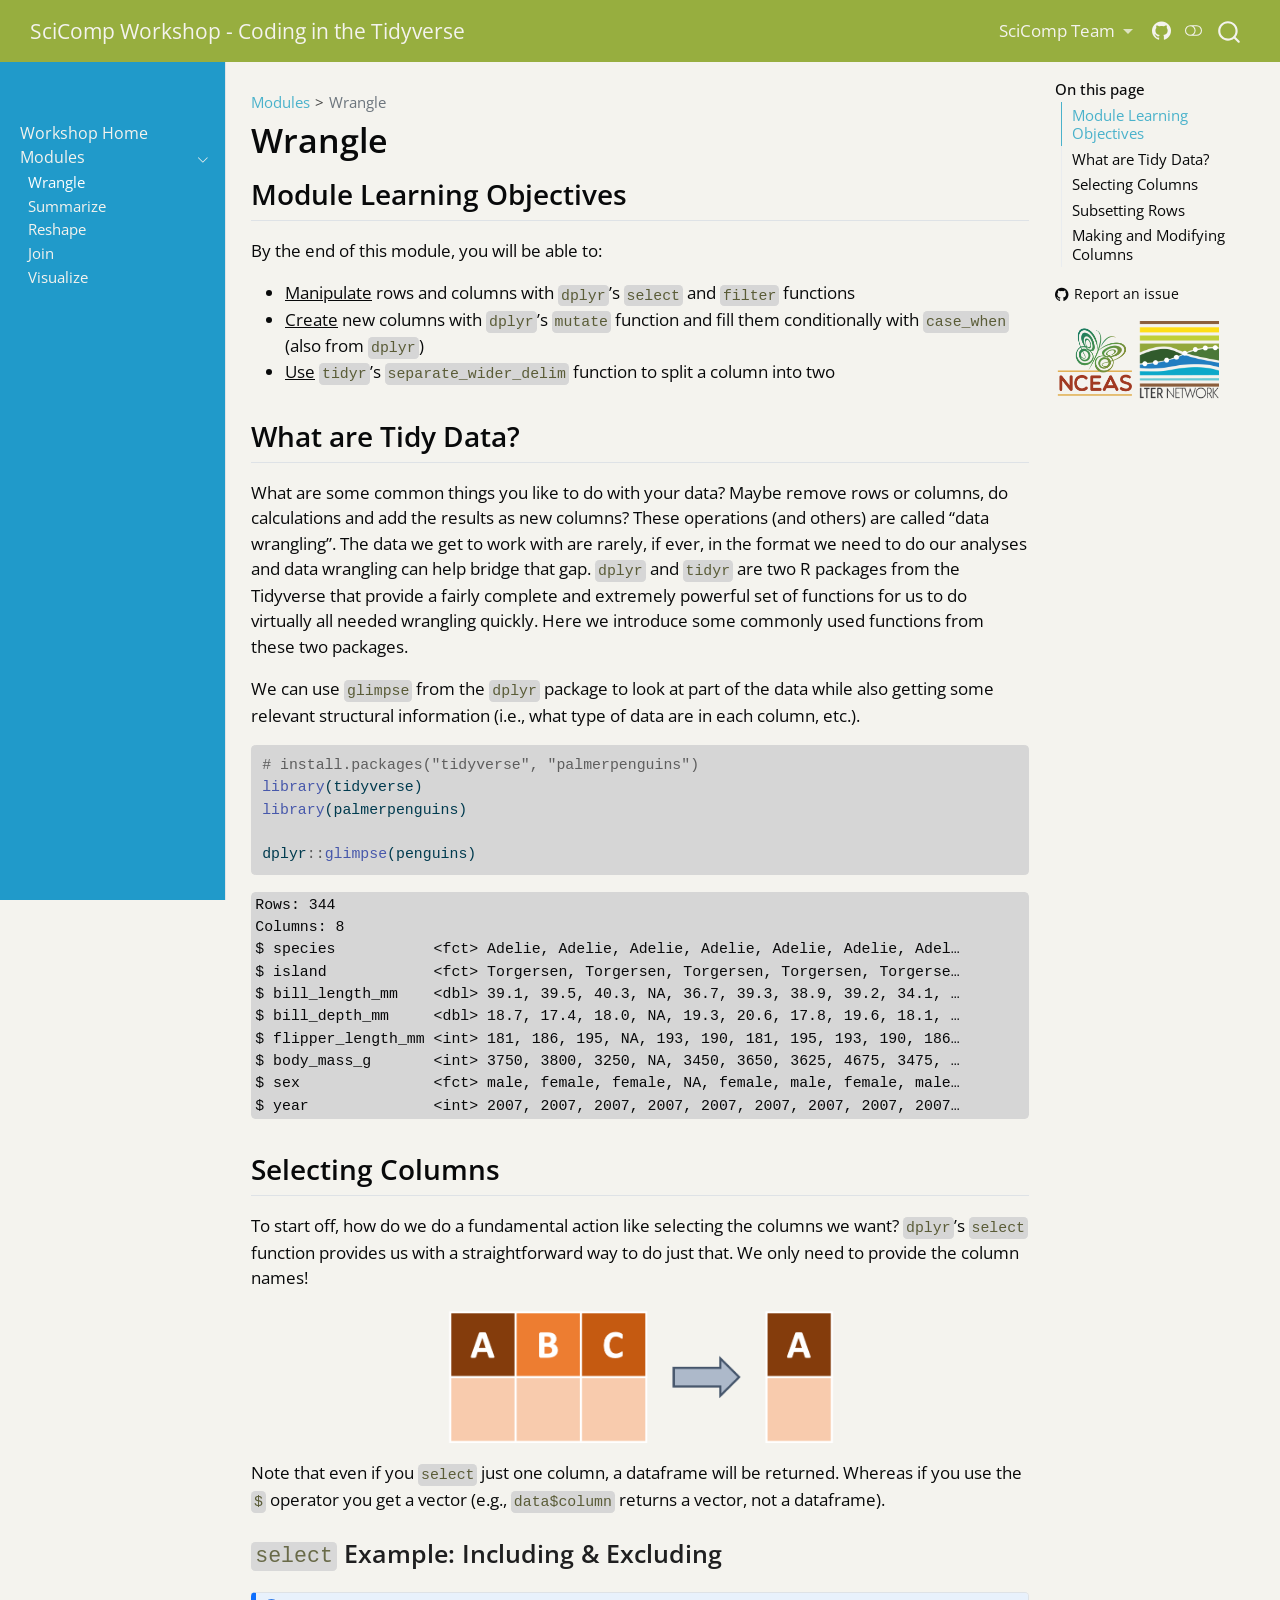
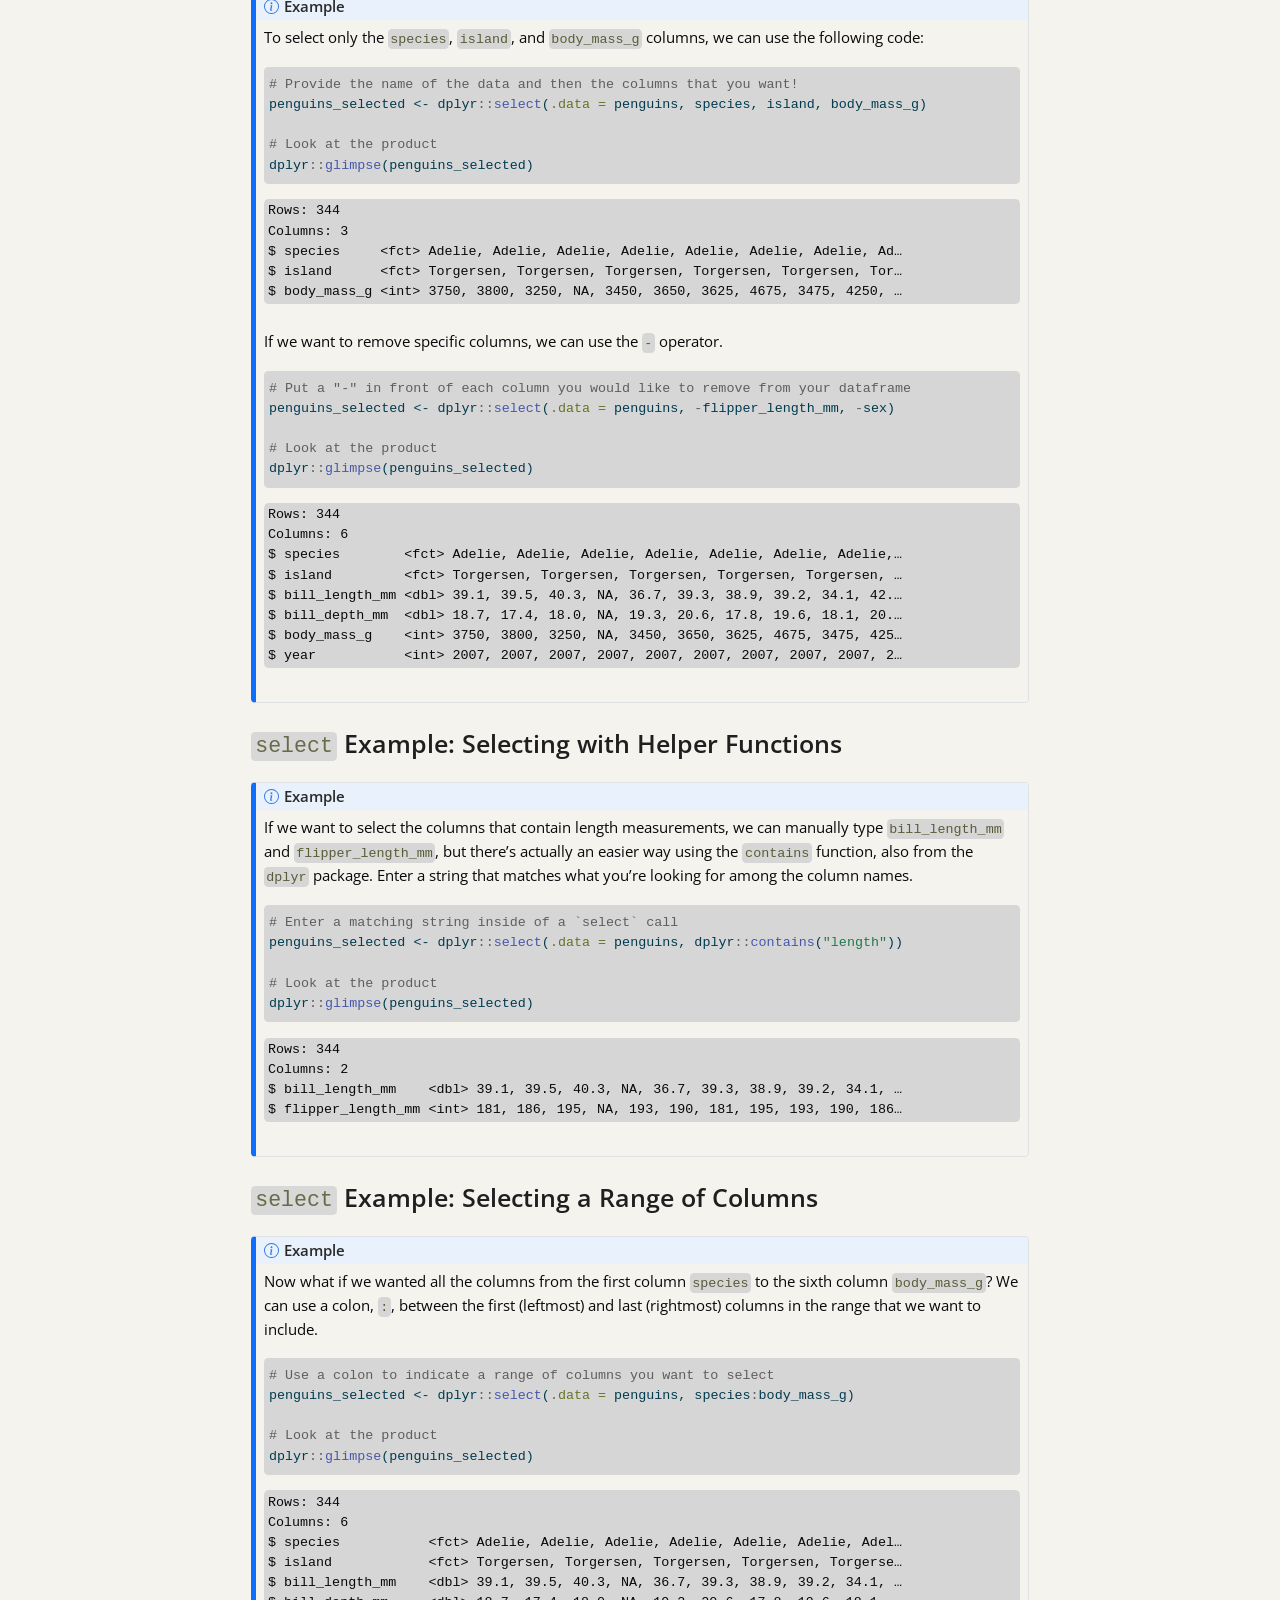
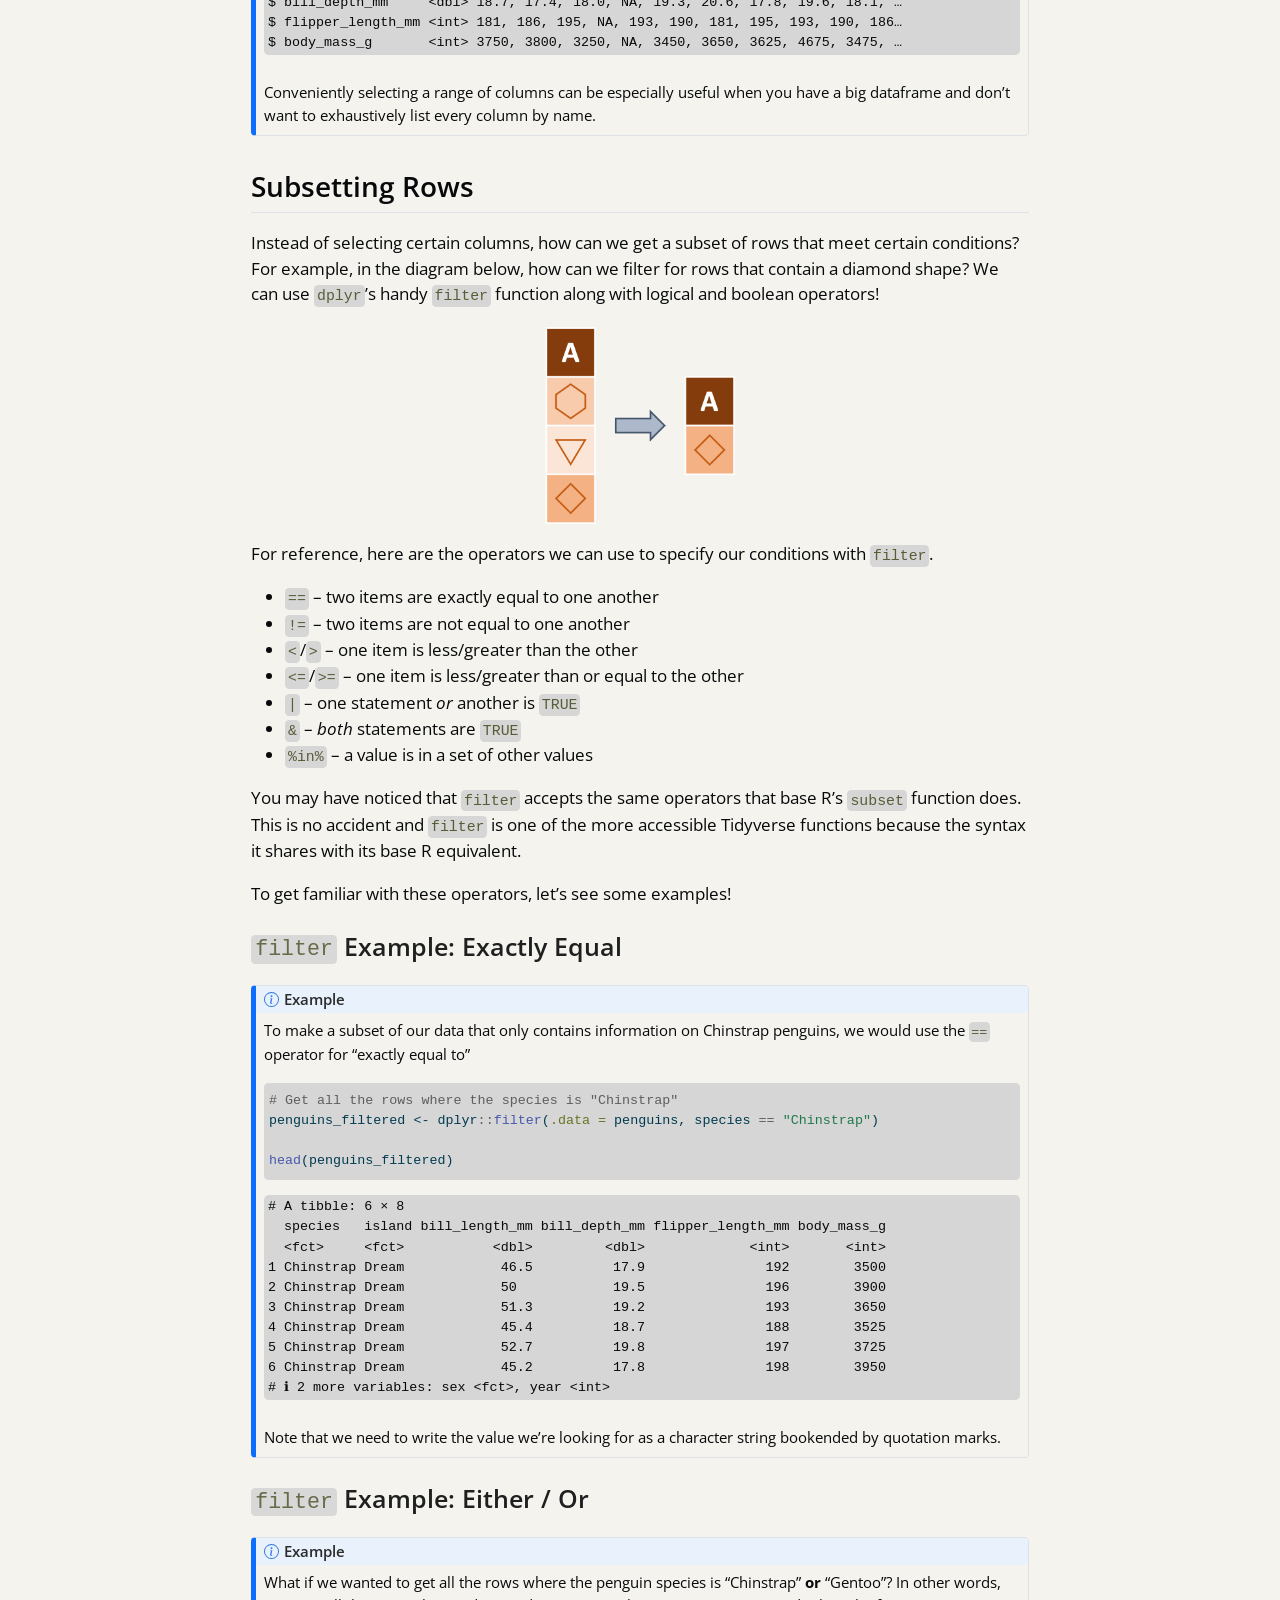
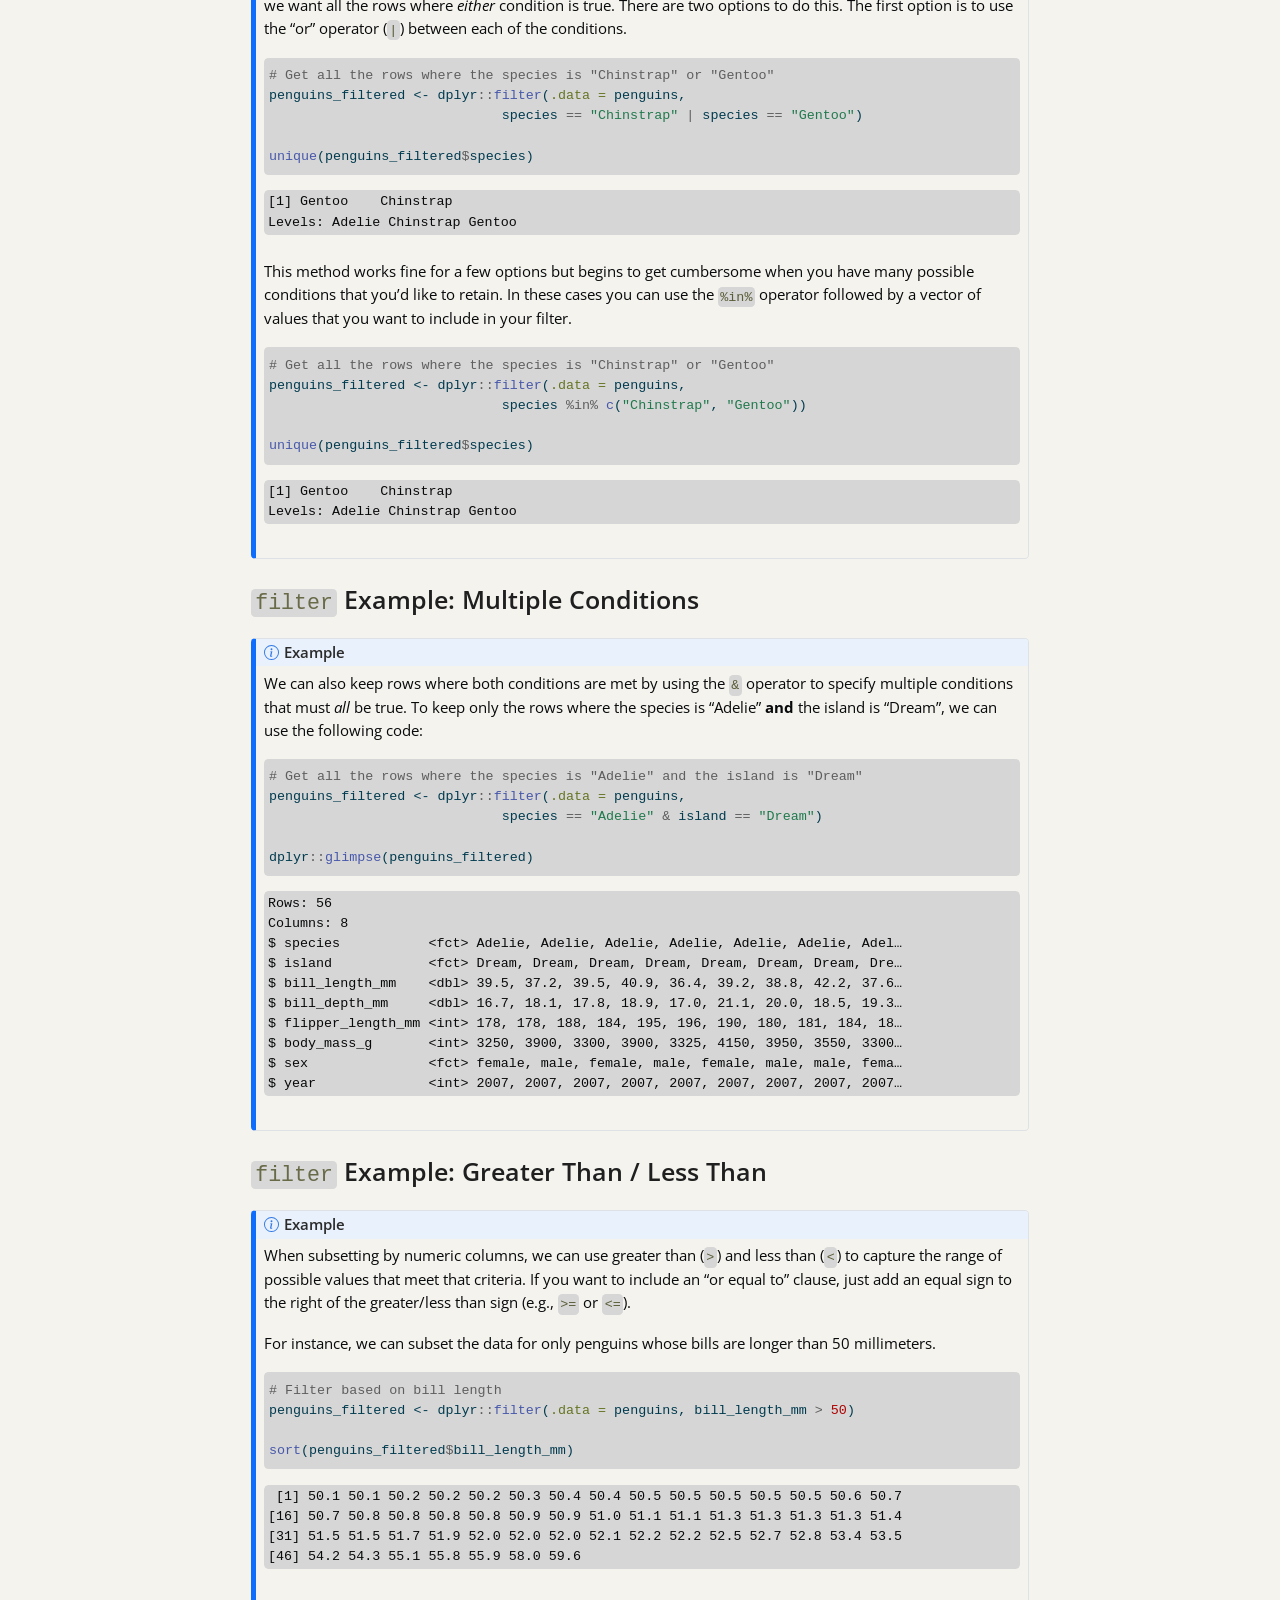
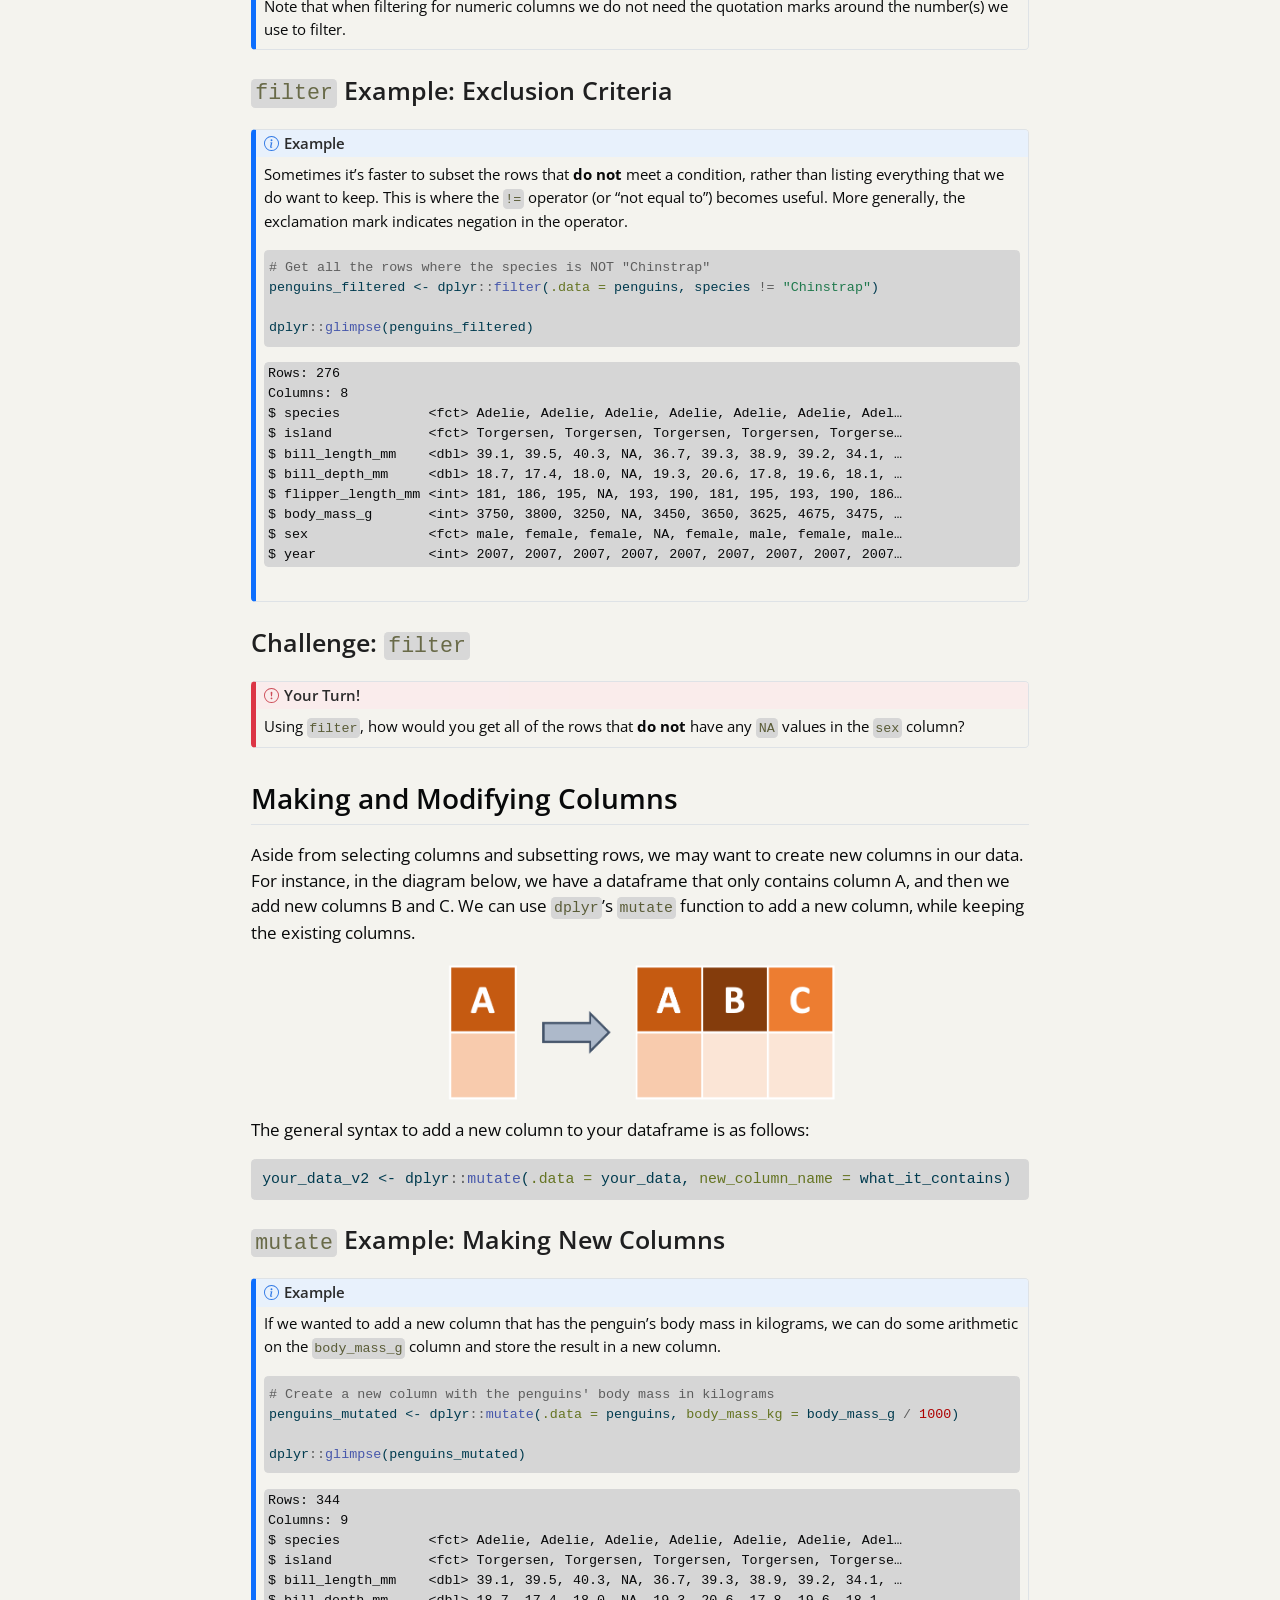
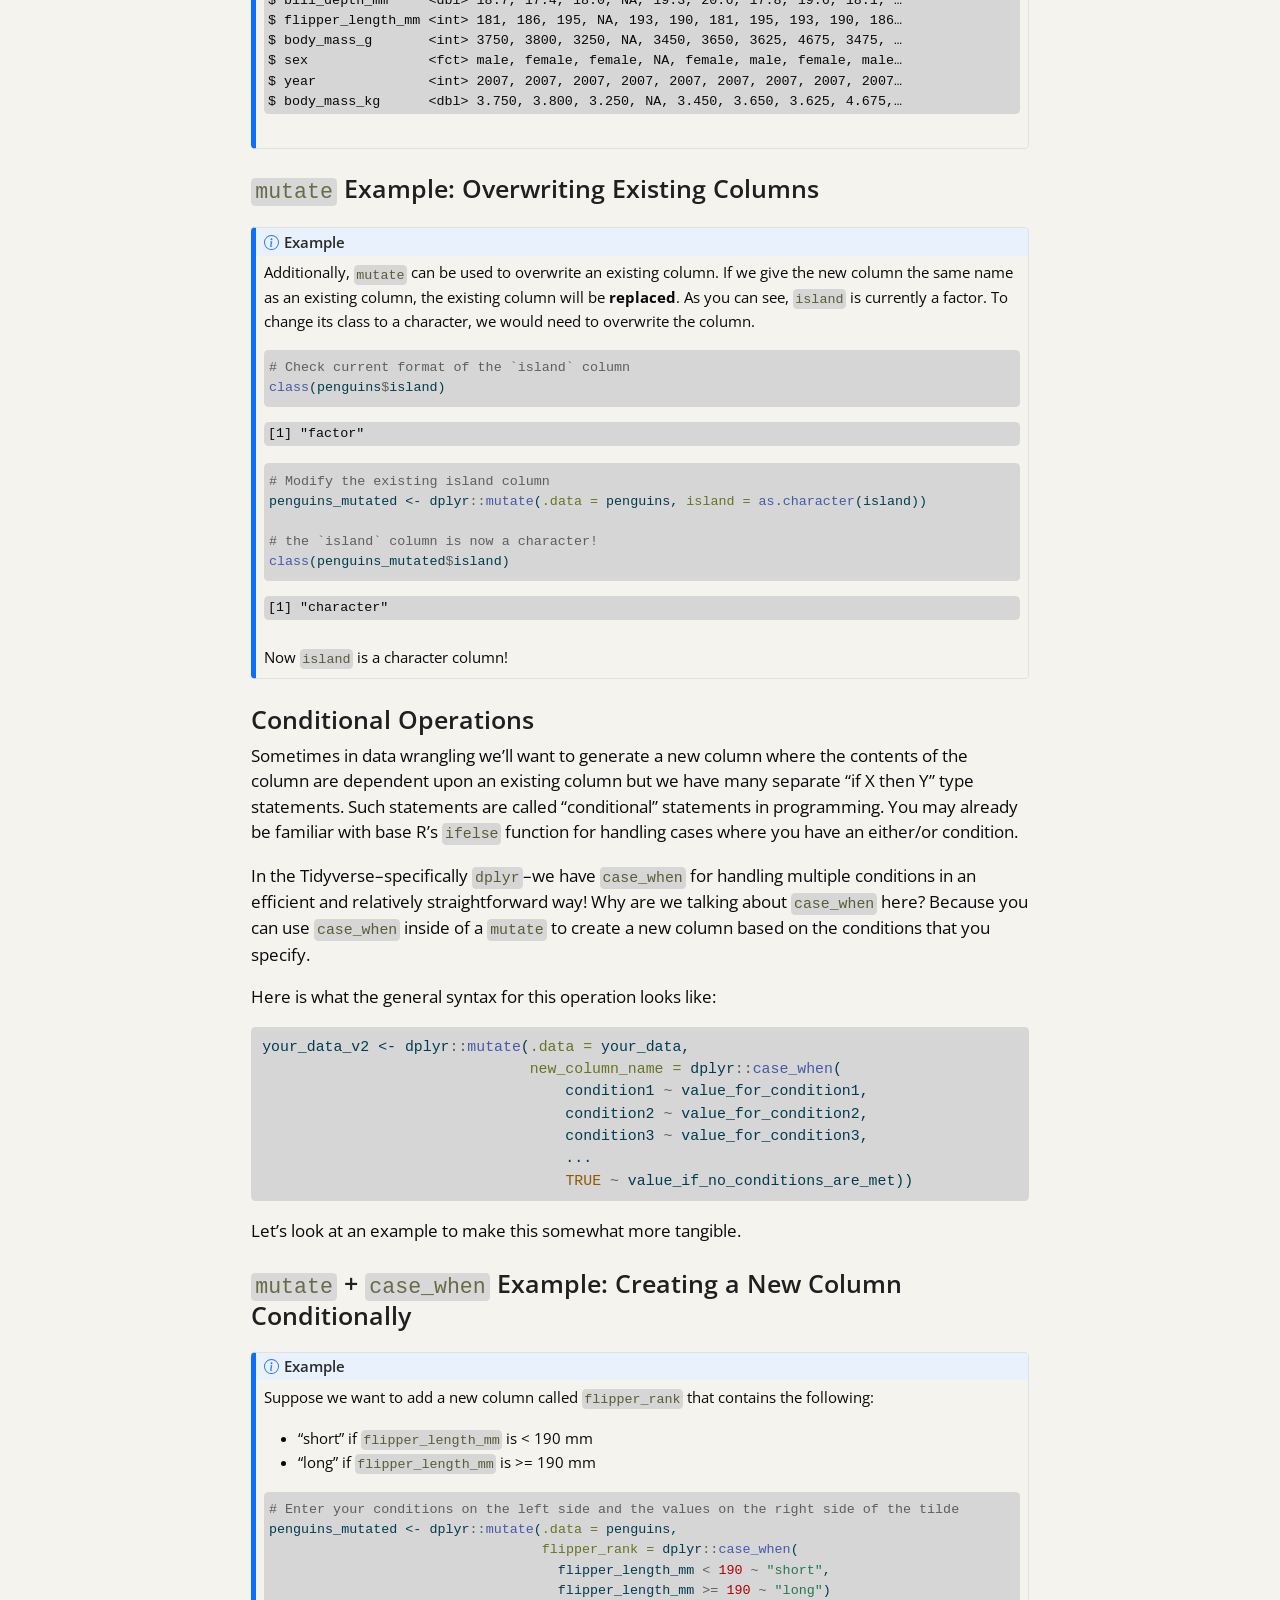
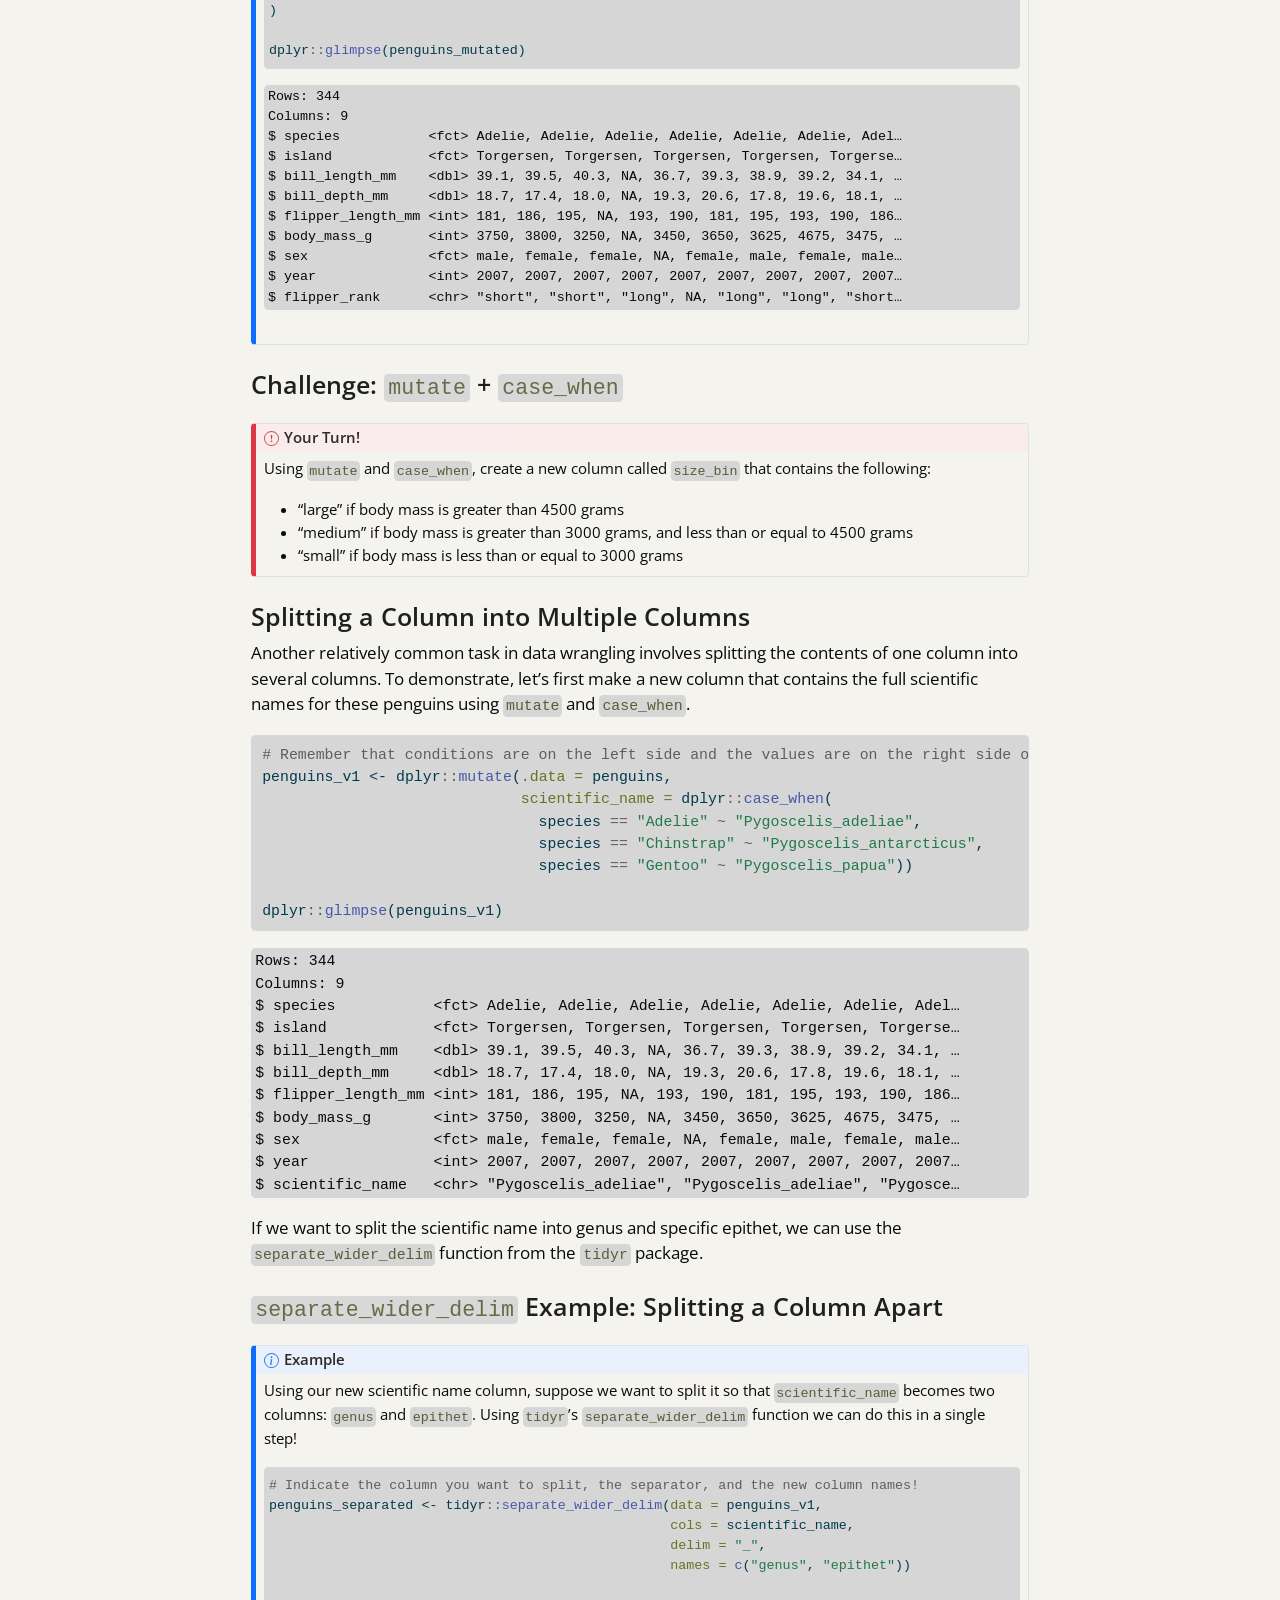
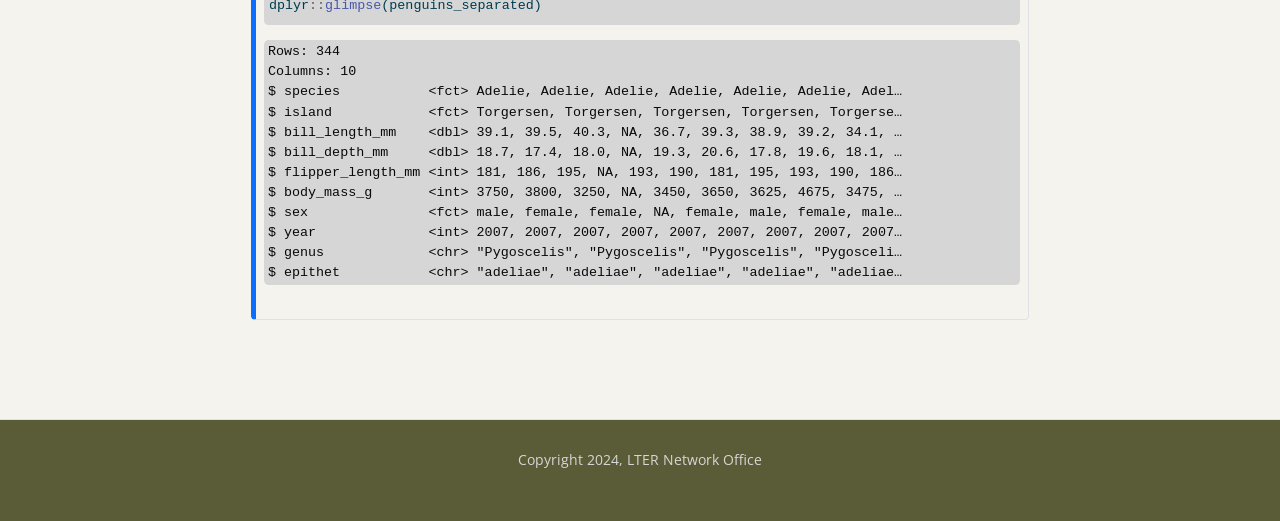
<file: wrangle.html>
<!DOCTYPE html>
<html xmlns="http://www.w3.org/1999/xhtml" lang="en" xml:lang="en"><head>

<meta charset="utf-8">
<meta name="generator" content="quarto-1.10.18">

<meta name="viewport" content="width=device-width, initial-scale=1.0, user-scalable=yes">


<title>Wrangle – SciComp Workshop - Coding in the Tidyverse</title>
<style>
/* Default styles provided by pandoc.
** See https://pandoc.org/MANUAL.html#variables-for-html for config info.
*/
span.smallcaps{font-variant: small-caps;}
div.columns{display: flex; gap: 1.5em;}
div.column{flex: auto;}
@media screen {
div.columns{gap: min(4vw, 1.5em);}
div.column{overflow-x: auto;}
}
div.hanging-indent{margin-left: 1.5em; text-indent: -1.5em;}
ul.task-list{list-style: none;}
ul.task-list li input[type="checkbox"] {
  width: 0.8em;
  margin: 0 0.8em 0.2em -1em; /* quarto-specific, see https://github.com/quarto-dev/quarto-cli/issues/4556 */ 
  vertical-align: middle;
}
/* CSS for syntax highlighting */
html { -webkit-text-size-adjust: 100%; }
pre > code.sourceCode { white-space: pre; position: relative; }
pre > code.sourceCode > span { display: inline-block; line-height: 1.25; }
pre > code.sourceCode > span:empty { height: 1.2em; }
.sourceCode { overflow: visible; }
code.sourceCode > span { color: inherit; text-decoration: inherit; }
div.sourceCode { margin: 1em 0; }
pre.sourceCode { margin: 0; }
@media screen {
div.sourceCode { overflow: auto; }
}
@media print {
pre > code.sourceCode { white-space: pre-wrap; }
pre > code.sourceCode > span { text-indent: -5em; padding-left: 5em; }
}
pre.numberSource code
  { counter-reset: source-line 0; }
pre.numberSource code > span
  { position: relative; left: -4em; counter-increment: source-line; }
pre.numberSource code > span > a:first-child::before
  { content: counter(source-line);
    position: relative; left: -1em; text-align: right; vertical-align: baseline;
    border: none; display: inline-block;
    -webkit-touch-callout: none; -webkit-user-select: none;
    -khtml-user-select: none; -moz-user-select: none;
    -ms-user-select: none; user-select: none;
    padding: 0 4px; width: 4em;
  }
pre.numberSource { margin-left: 3em;  padding-left: 4px; }
div.sourceCode
  {   }
@media screen {
pre > code.sourceCode > span > a:first-child::before { text-decoration: underline; }
}
</style>


<script src="site_libs/quarto-nav/quarto-nav.js"></script>
<script src="site_libs/quarto-nav/headroom.min.js"></script>
<script src="site_libs/clipboard/clipboard.min.js"></script>
<script src="site_libs/quarto-search/autocomplete.umd.js"></script>
<script src="site_libs/quarto-search/fuse.min.js"></script>
<script src="site_libs/quarto-search/quarto-search.js"></script>
<meta name="quarto:offset" content="./">
<link href="./images/logos/hex_scicomptools.png" rel="icon" type="image/png">
<script src="site_libs/quarto-html/quarto.js" type="module"></script>
<script src="site_libs/quarto-html/tabsets/tabsets.js" type="module"></script>
<script src="site_libs/quarto-html/popper.min.js"></script>
<script src="site_libs/quarto-html/tippy.umd.min.js"></script>
<script src="site_libs/quarto-html/anchor.min.js"></script>
<link href="site_libs/quarto-html/tippy.css" rel="stylesheet">
<link href="site_libs/quarto-html/quarto-syntax-highlighting-64a204ab8560d761af7679ceaba22944.css" rel="stylesheet" class="quarto-color-scheme" id="quarto-text-highlighting-styles">
<link href="site_libs/quarto-html/quarto-syntax-highlighting-dark-b85bc7c33db8c58e0ec93c3465666fed.css" rel="stylesheet" class="quarto-color-scheme quarto-color-alternate" id="quarto-text-highlighting-styles">
<link href="site_libs/quarto-html/quarto-syntax-highlighting-64a204ab8560d761af7679ceaba22944.css" rel="stylesheet" class="quarto-color-scheme-extra" id="quarto-text-highlighting-styles">
<script src="site_libs/bootstrap/bootstrap.min.js"></script>
<link href="site_libs/bootstrap/bootstrap-icons.css" rel="stylesheet">
<link href="site_libs/bootstrap/bootstrap-e203fd712e02d2c1cdf365a28a56f9d6.min.css" rel="stylesheet" append-hash="true" class="quarto-color-scheme" id="quarto-bootstrap" data-mode="light">
<link href="site_libs/bootstrap/bootstrap-dark-60bf092286eb63a1ff808a365e2120e7.min.css" rel="stylesheet" append-hash="true" class="quarto-color-scheme quarto-color-alternate" id="quarto-bootstrap" data-mode="dark">
<link href="site_libs/bootstrap/bootstrap-e203fd712e02d2c1cdf365a28a56f9d6.min.css" rel="stylesheet" append-hash="true" class="quarto-color-scheme-extra" id="quarto-bootstrap" data-mode="light">
<script id="quarto-search-options" type="application/json">{
  "location": "navbar",
  "copy-button": false,
  "collapse-after": 3,
  "panel-placement": "end",
  "type": "overlay",
  "limit": 50,
  "keyboard-shortcut": [
    "f",
    "/",
    "s"
  ],
  "show-item-context": false,
  "language": {
    "search-no-results-text": "No results",
    "search-matching-documents-text": "matching documents",
    "search-copy-link-title": "Copy link to search",
    "search-hide-matches-text": "Hide additional matches",
    "search-more-match-text": "more match in this document",
    "search-more-matches-text": "more matches in this document",
    "search-clear-button-title": "Clear",
    "search-text-placeholder": "",
    "search-detached-cancel-button-title": "Cancel",
    "search-submit-button-title": "Submit",
    "search-label": "Search"
  }
}</script>


<meta name="twitter:title" content="Wrangle – SciComp Workshop - Coding in the Tidyverse">
<meta name="twitter:description" content="">
<meta name="twitter:image" content="https://lter.github.io/workshop-tidyverse/images/wrangle-select.png">
<meta name="twitter:image:alt" content="Graphic of a dataframe with columns labeled 'A', 'B', and 'C' being pare down to just the 'A' column">
<meta name="twitter:image-height" content="312">
<meta name="twitter:image-width" content="893">
<meta name="twitter:card" content="summary_large_image">
</head>

<body class="nav-sidebar docked nav-fixed quarto-light"><script id="quarto-html-before-body" type="application/javascript">
    const toggleBodyColorMode = (bsSheetEl) => {
      const mode = bsSheetEl.getAttribute("data-mode");
      const bodyEl = window.document.querySelector("body");
      if (mode === "dark") {
        bodyEl.classList.add("quarto-dark");
        bodyEl.classList.remove("quarto-light");
      } else {
        bodyEl.classList.add("quarto-light");
        bodyEl.classList.remove("quarto-dark");
      }
    }
    const toggleBodyColorPrimary = () => {
      const bsSheetEl = window.document.querySelector("link#quarto-bootstrap:not([rel=disabled-stylesheet])");
      if (bsSheetEl) {
        toggleBodyColorMode(bsSheetEl);
      }
    }
    const setColorSchemeToggle = (alternate) => {
      const toggles = window.document.querySelectorAll('.quarto-color-scheme-toggle');
      for (let i=0; i < toggles.length; i++) {
        const toggle = toggles[i];
        if (toggle) {
          if (alternate) {
            toggle.classList.add("alternate");
          } else {
            toggle.classList.remove("alternate");
          }
        }
      }
    };
    const toggleColorMode = (alternate) => {
      // Switch the stylesheets
      const primaryStylesheets = window.document.querySelectorAll('link.quarto-color-scheme:not(.quarto-color-alternate)');
      const alternateStylesheets = window.document.querySelectorAll('link.quarto-color-scheme.quarto-color-alternate');
      manageTransitions('#quarto-margin-sidebar .nav-link', false);
      if (alternate) {
        // note: dark is layered on light, we don't disable primary!
        enableStylesheet(alternateStylesheets);
        for (const sheetNode of alternateStylesheets) {
          if (sheetNode.id === "quarto-bootstrap") {
            toggleBodyColorMode(sheetNode);
          }
        }
      } else {
        disableStylesheet(alternateStylesheets);
        enableStylesheet(primaryStylesheets)
        toggleBodyColorPrimary();
      }
      manageTransitions('#quarto-margin-sidebar .nav-link', true);
      // Switch the toggles
      setColorSchemeToggle(alternate)
      // Hack to workaround the fact that safari doesn't
      // properly recolor the scrollbar when toggling (#1455)
      if (navigator.userAgent.indexOf('Safari') > 0 && navigator.userAgent.indexOf('Chrome') == -1) {
        manageTransitions("body", false);
        window.scrollTo(0, 1);
        setTimeout(() => {
          window.scrollTo(0, 0);
          manageTransitions("body", true);
        }, 40);
      }
    }
    const disableStylesheet = (stylesheets) => {
      for (let i=0; i < stylesheets.length; i++) {
        const stylesheet = stylesheets[i];
        stylesheet.rel = 'disabled-stylesheet';
      }
    }
    const enableStylesheet = (stylesheets) => {
      for (let i=0; i < stylesheets.length; i++) {
        const stylesheet = stylesheets[i];
        if(stylesheet.rel !== 'stylesheet') { // for Chrome, which will still FOUC without this check
          stylesheet.rel = 'stylesheet';
        }
      }
    }
    const manageTransitions = (selector, allowTransitions) => {
      const els = window.document.querySelectorAll(selector);
      for (let i=0; i < els.length; i++) {
        const el = els[i];
        if (allowTransitions) {
          el.classList.remove('notransition');
        } else {
          el.classList.add('notransition');
        }
      }
    }
    const isFileUrl = () => {
      return window.location.protocol === 'file:';
    }
    const hasAlternateSentinel = () => {
      let styleSentinel = getColorSchemeSentinel();
      if (styleSentinel !== null) {
        return styleSentinel === "alternate";
      } else {
        return false;
      }
    }
    const setStyleSentinel = (alternate) => {
      const value = alternate ? "alternate" : "default";
      if (!isFileUrl()) {
        window.localStorage.setItem("quarto-color-scheme", value);
      } else {
        localAlternateSentinel = value;
      }
    }
    const getColorSchemeSentinel = () => {
      if (!isFileUrl()) {
        const storageValue = window.localStorage.getItem("quarto-color-scheme");
        return storageValue != null ? storageValue : localAlternateSentinel;
      } else {
        return localAlternateSentinel;
      }
    }
    const toggleGiscusIfUsed = (isAlternate, darkModeDefault) => {
      const baseTheme = document.querySelector('#giscus-base-theme')?.value ?? 'light';
      const alternateTheme = document.querySelector('#giscus-alt-theme')?.value ?? 'dark';
      let newTheme = '';
      if(authorPrefersDark) {
        newTheme = isAlternate ? baseTheme : alternateTheme;
      } else {
        newTheme = isAlternate ? alternateTheme : baseTheme;
      }
      const changeGiscusTheme = () => {
        // From: https://github.com/giscus/giscus/issues/336
        const sendMessage = (message) => {
          const iframe = document.querySelector('iframe.giscus-frame');
          if (!iframe) return;
          iframe.contentWindow.postMessage({ giscus: message }, 'https://giscus.app');
        }
        sendMessage({
          setConfig: {
            theme: newTheme
          }
        });
      }
      const isGiscussLoaded = window.document.querySelector('iframe.giscus-frame') !== null;
      if (isGiscussLoaded) {
        changeGiscusTheme();
      }
    };
    const authorPrefersDark = false;
    const darkModeDefault = authorPrefersDark;
      document.querySelector('link#quarto-text-highlighting-styles.quarto-color-scheme-extra').rel = 'disabled-stylesheet';
      document.querySelector('link#quarto-bootstrap.quarto-color-scheme-extra').rel = 'disabled-stylesheet';
    let localAlternateSentinel = darkModeDefault ? 'alternate' : 'default';
    // Dark / light mode switch
    window.quartoToggleColorScheme = () => {
      // Read the current dark / light value
      let toAlternate = !hasAlternateSentinel();
      toggleColorMode(toAlternate);
      setStyleSentinel(toAlternate);
      toggleGiscusIfUsed(toAlternate, darkModeDefault);
      window.dispatchEvent(new Event('resize'));
    };
    // Switch to dark mode if need be
    if (hasAlternateSentinel()) {
      toggleColorMode(true);
    } else {
      toggleColorMode(false);
    }
  </script>

<div id="quarto-search-results"></div>
  <header id="quarto-header" class="headroom fixed-top">
    <nav class="navbar navbar-expand-lg " data-bs-theme="dark">
      <div class="navbar-container container-fluid">
      <div class="navbar-brand-container mx-auto">
    <a class="navbar-brand" href="./index.html">
    <span class="navbar-title">SciComp Workshop - Coding in the Tidyverse</span>
    </a>
  </div>
            <div id="quarto-search" class="" title="Search"></div>
          <button class="navbar-toggler" type="button" data-bs-toggle="collapse" data-bs-target="#navbarCollapse" aria-controls="navbarCollapse" role="menu" aria-expanded="false" aria-label="Toggle navigation" onclick="if (window.quartoToggleHeadroom) { window.quartoToggleHeadroom(); }">
  <span class="navbar-toggler-icon"></span>
</button>
          <div class="collapse navbar-collapse" id="navbarCollapse">
            <ul class="navbar-nav navbar-nav-scroll ms-auto">
  <li class="nav-item dropdown ">
    <a class="nav-link dropdown-toggle" href="#" id="nav-menu-scicomp-team" role="link" data-bs-toggle="dropdown" aria-expanded="false">
 <span class="menu-text">SciComp Team</span>
    </a>
    <ul class="dropdown-menu dropdown-menu-end" aria-labelledby="nav-menu-scicomp-team">    
        <li>
    <a class="dropdown-item" href="https://lter.github.io/scicomp/">
 <span class="dropdown-text">Home</span></a>
  </li>  
        <li>
    <a class="dropdown-item" href="https://lter.github.io/scicomp/staff.html">
 <span class="dropdown-text">People</span></a>
  </li>  
    </ul>
  </li>
  <li class="nav-item compact">
    <a class="nav-link" href="https://github.com/lter/workshop-tidyverse"> <i class="bi bi-github" role="img">
</i> 
<span class="menu-text"></span></a>
  </li>  
</ul>
          </div> <!-- /navcollapse -->
            <div class="quarto-navbar-tools">
  <a href="" class="quarto-color-scheme-toggle quarto-navigation-tool  px-1" onclick="window.quartoToggleColorScheme(); return false;" title="Toggle dark mode"><i class="bi"></i></a>
</div>
      </div> <!-- /container-fluid -->
    </nav>
  <nav class="quarto-secondary-nav">
    <div class="container-fluid d-flex">
      <button type="button" class="quarto-btn-toggle btn" data-bs-toggle="collapse" role="button" data-bs-target=".quarto-sidebar-collapse-item" aria-controls="quarto-sidebar" aria-expanded="false" aria-label="Toggle sidebar navigation" onclick="if (window.quartoToggleHeadroom) { window.quartoToggleHeadroom(); }">
        <i class="bi bi-layout-text-sidebar-reverse"></i>
      </button>
        <nav class="quarto-page-breadcrumbs" aria-label="breadcrumb"><ol class="breadcrumb"><li class="breadcrumb-item"><a href="./wrangle.html">Modules</a></li><li class="breadcrumb-item"><a href="./wrangle.html">Wrangle</a></li></ol></nav>
        <a class="flex-grow-1" role="navigation" data-bs-toggle="collapse" data-bs-target=".quarto-sidebar-collapse-item" aria-controls="quarto-sidebar" aria-expanded="false" aria-label="Toggle sidebar navigation" onclick="if (window.quartoToggleHeadroom) { window.quartoToggleHeadroom(); }">      
        </a>
      <button type="button" class="btn quarto-search-button" aria-label="Search" onclick="window.quartoOpenSearch();">
        <i class="bi bi-search"></i>
      </button>
    </div>
  </nav>
</header>
<!-- content -->
<div id="quarto-content" class="quarto-container page-columns page-rows-contents page-layout-article page-navbar">
<!-- sidebar -->
  <nav id="quarto-sidebar" class="sidebar collapse collapse-horizontal quarto-sidebar-collapse-item sidebar-navigation docked overflow-auto">
        <div class="mt-2 flex-shrink-0 align-items-center">
        <div class="sidebar-search">
        <div id="quarto-search" class="" title="Search"></div>
        </div>
        </div>
    <div class="sidebar-menu-container"> 
    <ul class="list-unstyled mt-1">
        <li class="sidebar-item">
  <div class="sidebar-item-container"> 
  <a href="./index.html" class="sidebar-item-text sidebar-link">
 <span class="menu-text">Workshop Home</span></a>
  </div>
</li>
        <li class="sidebar-item sidebar-item-section">
      <div class="sidebar-item-container"> 
            <a class="sidebar-item-text sidebar-link text-start" data-bs-toggle="collapse" data-bs-target="#quarto-sidebar-section-1" role="navigation" aria-expanded="true">
 <span class="menu-text">Modules</span></a>
          <a class="sidebar-item-toggle text-start" data-bs-toggle="collapse" data-bs-target="#quarto-sidebar-section-1" role="navigation" aria-expanded="true" aria-label="Toggle section">
            <i class="bi bi-chevron-right ms-2"></i>
          </a> 
      </div>
      <ul id="quarto-sidebar-section-1" class="collapse list-unstyled sidebar-section depth1 show">  
          <li class="sidebar-item">
  <div class="sidebar-item-container"> 
  <a href="./wrangle.html" class="sidebar-item-text sidebar-link active">
 <span class="menu-text">Wrangle</span></a>
  </div>
</li>
          <li class="sidebar-item">
  <div class="sidebar-item-container"> 
  <a href="./summarize.html" class="sidebar-item-text sidebar-link">
 <span class="menu-text">Summarize</span></a>
  </div>
</li>
          <li class="sidebar-item">
  <div class="sidebar-item-container"> 
  <a href="./reshape.html" class="sidebar-item-text sidebar-link">
 <span class="menu-text">Reshape</span></a>
  </div>
</li>
          <li class="sidebar-item">
  <div class="sidebar-item-container"> 
  <a href="./join.html" class="sidebar-item-text sidebar-link">
 <span class="menu-text">Join</span></a>
  </div>
</li>
          <li class="sidebar-item">
  <div class="sidebar-item-container"> 
  <a href="./visualize.html" class="sidebar-item-text sidebar-link">
 <span class="menu-text">Visualize</span></a>
  </div>
</li>
      </ul>
  </li>
    </ul>
    </div>
</nav>
<div id="quarto-sidebar-glass" class="quarto-sidebar-collapse-item" data-bs-toggle="collapse" data-bs-target=".quarto-sidebar-collapse-item"></div>
<!-- margin-sidebar -->
    <div id="quarto-margin-sidebar" class="sidebar margin-sidebar">
        <nav id="TOC" role="doc-toc" class="toc-active">
    <h2 id="toc-title">On this page</h2>
   
  <ul>
  <li><a href="#module-learning-objectives" id="toc-module-learning-objectives" class="nav-link active" data-scroll-target="#module-learning-objectives">Module Learning Objectives</a></li>
  <li><a href="#what-are-tidy-data" id="toc-what-are-tidy-data" class="nav-link" data-scroll-target="#what-are-tidy-data">What are Tidy Data?</a></li>
  <li><a href="#selecting-columns" id="toc-selecting-columns" class="nav-link" data-scroll-target="#selecting-columns">Selecting Columns</a>
  <ul class="collapse">
  <li><a href="#select-example-including-excluding" id="toc-select-example-including-excluding" class="nav-link" data-scroll-target="#select-example-including-excluding"><code>select</code> Example: Including &amp; Excluding</a></li>
  <li><a href="#select-example-selecting-with-helper-functions" id="toc-select-example-selecting-with-helper-functions" class="nav-link" data-scroll-target="#select-example-selecting-with-helper-functions"><code>select</code> Example: Selecting with Helper Functions</a></li>
  <li><a href="#select-example-selecting-a-range-of-columns" id="toc-select-example-selecting-a-range-of-columns" class="nav-link" data-scroll-target="#select-example-selecting-a-range-of-columns"><code>select</code> Example: Selecting a Range of Columns</a></li>
  </ul></li>
  <li><a href="#subsetting-rows" id="toc-subsetting-rows" class="nav-link" data-scroll-target="#subsetting-rows">Subsetting Rows</a>
  <ul class="collapse">
  <li><a href="#filter-example-exactly-equal" id="toc-filter-example-exactly-equal" class="nav-link" data-scroll-target="#filter-example-exactly-equal"><code>filter</code> Example: Exactly Equal</a></li>
  <li><a href="#filter-example-either-or" id="toc-filter-example-either-or" class="nav-link" data-scroll-target="#filter-example-either-or"><code>filter</code> Example: Either / Or</a></li>
  <li><a href="#filter-example-multiple-conditions" id="toc-filter-example-multiple-conditions" class="nav-link" data-scroll-target="#filter-example-multiple-conditions"><code>filter</code> Example: Multiple Conditions</a></li>
  <li><a href="#filter-example-greater-than-less-than" id="toc-filter-example-greater-than-less-than" class="nav-link" data-scroll-target="#filter-example-greater-than-less-than"><code>filter</code> Example: Greater Than / Less Than</a></li>
  <li><a href="#filter-example-exclusion-criteria" id="toc-filter-example-exclusion-criteria" class="nav-link" data-scroll-target="#filter-example-exclusion-criteria"><code>filter</code> Example: Exclusion Criteria</a></li>
  <li><a href="#challenge-filter" id="toc-challenge-filter" class="nav-link" data-scroll-target="#challenge-filter">Challenge: <code>filter</code></a></li>
  </ul></li>
  <li><a href="#making-and-modifying-columns" id="toc-making-and-modifying-columns" class="nav-link" data-scroll-target="#making-and-modifying-columns">Making and Modifying Columns</a>
  <ul class="collapse">
  <li><a href="#mutate-example-making-new-columns" id="toc-mutate-example-making-new-columns" class="nav-link" data-scroll-target="#mutate-example-making-new-columns"><code>mutate</code> Example: Making New Columns</a></li>
  <li><a href="#mutate-example-overwriting-existing-columns" id="toc-mutate-example-overwriting-existing-columns" class="nav-link" data-scroll-target="#mutate-example-overwriting-existing-columns"><code>mutate</code> Example: Overwriting Existing Columns</a></li>
  <li><a href="#conditional-operations" id="toc-conditional-operations" class="nav-link" data-scroll-target="#conditional-operations">Conditional Operations</a></li>
  <li><a href="#mutate-case_when-example-creating-a-new-column-conditionally" id="toc-mutate-case_when-example-creating-a-new-column-conditionally" class="nav-link" data-scroll-target="#mutate-case_when-example-creating-a-new-column-conditionally"><code>mutate</code> + <code>case_when</code> Example: Creating a New Column Conditionally</a></li>
  <li><a href="#challenge-mutate-case_when" id="toc-challenge-mutate-case_when" class="nav-link" data-scroll-target="#challenge-mutate-case_when">Challenge: <code>mutate</code> + <code>case_when</code></a></li>
  <li><a href="#splitting-a-column-into-multiple-columns" id="toc-splitting-a-column-into-multiple-columns" class="nav-link" data-scroll-target="#splitting-a-column-into-multiple-columns">Splitting a Column into Multiple Columns</a></li>
  <li><a href="#separate_wider_delim-example-splitting-a-column-apart" id="toc-separate_wider_delim-example-splitting-a-column-apart" class="nav-link" data-scroll-target="#separate_wider_delim-example-splitting-a-column-apart"><code>separate_wider_delim</code> Example: Splitting a Column Apart</a></li>
  </ul></li>
  </ul>
<div class="toc-actions"><ul><li><a href="https://github.com/lter/workshop-tidyverse/issues/new" class="toc-action"><i class="bi bi-github"></i>Report an issue</a></li></ul></div></nav>
    <div class="quarto-margin-footer"><div class="margin-footer-item">
<p><img src="images/logos/logo_nceas.png" alt="Logo for the National Center for Ecological Analysis and Synthesis (NCEAS)" width="40%"> <img src="images/logos/logo_lter.png" alt="Logo for the Long Term Ecological Research (LTER) Network" width="40%"></p>
</div></div></div>
<!-- main -->
<main class="content" id="quarto-document-content">


<header id="title-block-header" class="quarto-title-block default"><nav class="quarto-page-breadcrumbs quarto-title-breadcrumbs d-none d-lg-block" aria-label="breadcrumb"><ol class="breadcrumb"><li class="breadcrumb-item"><a href="./wrangle.html">Modules</a></li><li class="breadcrumb-item"><a href="./wrangle.html">Wrangle</a></li></ol></nav>
<div class="quarto-title">
<h1 class="title">Wrangle</h1>
</div>



<div class="quarto-title-meta">

    
  
    
  </div>
  


</header>


<section id="module-learning-objectives" class="level2">
<h2 class="anchored" data-anchor-id="module-learning-objectives">Module Learning Objectives</h2>
<p>By the end of this module, you will be able to:</p>
<ul>
<li><u>Manipulate</u> rows and columns with <code>dplyr</code>’s <code>select</code> and <code>filter</code> functions</li>
<li><u>Create</u> new columns with <code>dplyr</code>’s <code>mutate</code> function and fill them conditionally with <code>case_when</code> (also from <code>dplyr</code>)</li>
<li><u>Use</u> <code>tidyr</code>’s <code>separate_wider_delim</code> function to split a column into two</li>
</ul>
</section>
<section id="what-are-tidy-data" class="level2">
<h2 class="anchored" data-anchor-id="what-are-tidy-data">What are Tidy Data?</h2>
<p>What are some common things you like to do with your data? Maybe remove rows or columns, do calculations and add the results as new columns? These operations (and others) are called “data wrangling”. The data we get to work with are rarely, if ever, in the format we need to do our analyses and data wrangling can help bridge that gap. <code>dplyr</code> and <code>tidyr</code> are two R packages from the Tidyverse that provide a fairly complete and extremely powerful set of functions for us to do virtually all needed wrangling quickly. Here we introduce some commonly used functions from these two packages.</p>
<p>We can use <code>glimpse</code> from the <code>dplyr</code> package to look at part of the data while also getting some relevant structural information (i.e., what type of data are in each column, etc.).</p>
<div class="cell">
<div class="code-copy-outer-scaffold"><div class="sourceCode cell-code" id="cb1"><pre class="sourceCode r code-with-copy"><code class="sourceCode r"><span id="cb1-1"><a href="#cb1-1" aria-hidden="true" tabindex="-1"></a><span class="co"># install.packages("tidyverse", "palmerpenguins")</span></span>
<span id="cb1-2"><a href="#cb1-2" aria-hidden="true" tabindex="-1"></a><span class="fu">library</span>(tidyverse)</span>
<span id="cb1-3"><a href="#cb1-3" aria-hidden="true" tabindex="-1"></a><span class="fu">library</span>(palmerpenguins)</span>
<span id="cb1-4"><a href="#cb1-4" aria-hidden="true" tabindex="-1"></a></span>
<span id="cb1-5"><a href="#cb1-5" aria-hidden="true" tabindex="-1"></a>dplyr<span class="sc">::</span><span class="fu">glimpse</span>(penguins)</span></code></pre></div><button title="Copy to Clipboard" class="code-copy-button"><i class="bi"></i></button></div>
<div class="cell-output cell-output-stdout">
<pre><code>Rows: 344
Columns: 8
$ species           &lt;fct&gt; Adelie, Adelie, Adelie, Adelie, Adelie, Adelie, Adel…
$ island            &lt;fct&gt; Torgersen, Torgersen, Torgersen, Torgersen, Torgerse…
$ bill_length_mm    &lt;dbl&gt; 39.1, 39.5, 40.3, NA, 36.7, 39.3, 38.9, 39.2, 34.1, …
$ bill_depth_mm     &lt;dbl&gt; 18.7, 17.4, 18.0, NA, 19.3, 20.6, 17.8, 19.6, 18.1, …
$ flipper_length_mm &lt;int&gt; 181, 186, 195, NA, 193, 190, 181, 195, 193, 190, 186…
$ body_mass_g       &lt;int&gt; 3750, 3800, 3250, NA, 3450, 3650, 3625, 4675, 3475, …
$ sex               &lt;fct&gt; male, female, female, NA, female, male, female, male…
$ year              &lt;int&gt; 2007, 2007, 2007, 2007, 2007, 2007, 2007, 2007, 2007…</code></pre>
</div>
</div>
</section>
<section id="selecting-columns" class="level2">
<h2 class="anchored" data-anchor-id="selecting-columns">Selecting Columns</h2>
<p>To start off, how do we do a fundamental action like selecting the columns we want? <code>dplyr</code>’s <code>select</code> function provides us with a straightforward way to do just that. We only need to provide the column names!</p>
<p align="center">
<img src="images/wrangle-select.png" alt="Graphic of a dataframe with columns labeled 'A', 'B', and 'C' being pare down to just the 'A' column" width="50%">
</p>
<p>Note that even if you <code>select</code> just one column, a dataframe will be returned. Whereas if you use the <code>$</code> operator you get a vector (e.g., <code>data$column</code> returns a vector, not a dataframe).</p>
<section id="select-example-including-excluding" class="level3">
<h3 class="anchored" data-anchor-id="select-example-including-excluding"><code>select</code> Example: Including &amp; Excluding</h3>
<div class="callout callout-style-default callout-note callout-titled">
<div class="callout-header d-flex align-content-center">
<div class="callout-icon-container">
<i class="callout-icon"></i>
</div>
<div class="callout-title-container flex-fill">
<span class="screen-reader-only">Note</span>Example
</div>
</div>
<div class="callout-body-container callout-body">
<p>To select only the <code>species</code>, <code>island</code>, and <code>body_mass_g</code> columns, we can use the following code:</p>
<div class="cell">
<div class="code-copy-outer-scaffold"><div class="sourceCode cell-code" id="cb3"><pre class="sourceCode r code-with-copy"><code class="sourceCode r"><span id="cb3-1"><a href="#cb3-1" aria-hidden="true" tabindex="-1"></a><span class="co"># Provide the name of the data and then the columns that you want!</span></span>
<span id="cb3-2"><a href="#cb3-2" aria-hidden="true" tabindex="-1"></a>penguins_selected <span class="ot">&lt;-</span> dplyr<span class="sc">::</span><span class="fu">select</span>(<span class="at">.data =</span> penguins, species, island, body_mass_g)</span>
<span id="cb3-3"><a href="#cb3-3" aria-hidden="true" tabindex="-1"></a></span>
<span id="cb3-4"><a href="#cb3-4" aria-hidden="true" tabindex="-1"></a><span class="co"># Look at the product</span></span>
<span id="cb3-5"><a href="#cb3-5" aria-hidden="true" tabindex="-1"></a>dplyr<span class="sc">::</span><span class="fu">glimpse</span>(penguins_selected)</span></code></pre></div><button title="Copy to Clipboard" class="code-copy-button"><i class="bi"></i></button></div>
<div class="cell-output cell-output-stdout">
<pre><code>Rows: 344
Columns: 3
$ species     &lt;fct&gt; Adelie, Adelie, Adelie, Adelie, Adelie, Adelie, Adelie, Ad…
$ island      &lt;fct&gt; Torgersen, Torgersen, Torgersen, Torgersen, Torgersen, Tor…
$ body_mass_g &lt;int&gt; 3750, 3800, 3250, NA, 3450, 3650, 3625, 4675, 3475, 4250, …</code></pre>
</div>
</div>
<p>If we want to remove specific columns, we can use the <code>-</code> operator.</p>
<div class="cell">
<div class="code-copy-outer-scaffold"><div class="sourceCode cell-code" id="cb5"><pre class="sourceCode r code-with-copy"><code class="sourceCode r"><span id="cb5-1"><a href="#cb5-1" aria-hidden="true" tabindex="-1"></a><span class="co"># Put a "-" in front of each column you would like to remove from your dataframe</span></span>
<span id="cb5-2"><a href="#cb5-2" aria-hidden="true" tabindex="-1"></a>penguins_selected <span class="ot">&lt;-</span> dplyr<span class="sc">::</span><span class="fu">select</span>(<span class="at">.data =</span> penguins, <span class="sc">-</span>flipper_length_mm, <span class="sc">-</span>sex)</span>
<span id="cb5-3"><a href="#cb5-3" aria-hidden="true" tabindex="-1"></a></span>
<span id="cb5-4"><a href="#cb5-4" aria-hidden="true" tabindex="-1"></a><span class="co"># Look at the product</span></span>
<span id="cb5-5"><a href="#cb5-5" aria-hidden="true" tabindex="-1"></a>dplyr<span class="sc">::</span><span class="fu">glimpse</span>(penguins_selected)</span></code></pre></div><button title="Copy to Clipboard" class="code-copy-button"><i class="bi"></i></button></div>
<div class="cell-output cell-output-stdout">
<pre><code>Rows: 344
Columns: 6
$ species        &lt;fct&gt; Adelie, Adelie, Adelie, Adelie, Adelie, Adelie, Adelie,…
$ island         &lt;fct&gt; Torgersen, Torgersen, Torgersen, Torgersen, Torgersen, …
$ bill_length_mm &lt;dbl&gt; 39.1, 39.5, 40.3, NA, 36.7, 39.3, 38.9, 39.2, 34.1, 42.…
$ bill_depth_mm  &lt;dbl&gt; 18.7, 17.4, 18.0, NA, 19.3, 20.6, 17.8, 19.6, 18.1, 20.…
$ body_mass_g    &lt;int&gt; 3750, 3800, 3250, NA, 3450, 3650, 3625, 4675, 3475, 425…
$ year           &lt;int&gt; 2007, 2007, 2007, 2007, 2007, 2007, 2007, 2007, 2007, 2…</code></pre>
</div>
</div>
</div>
</div>
</section>
<section id="select-example-selecting-with-helper-functions" class="level3">
<h3 class="anchored" data-anchor-id="select-example-selecting-with-helper-functions"><code>select</code> Example: Selecting with Helper Functions</h3>
<div class="callout callout-style-default callout-note callout-titled">
<div class="callout-header d-flex align-content-center">
<div class="callout-icon-container">
<i class="callout-icon"></i>
</div>
<div class="callout-title-container flex-fill">
<span class="screen-reader-only">Note</span>Example
</div>
</div>
<div class="callout-body-container callout-body">
<p>If we want to select the columns that contain length measurements, we can manually type <code>bill_length_mm</code> and <code>flipper_length_mm</code>, but there’s actually an easier way using the <code>contains</code> function, also from the <code>dplyr</code> package. Enter a string that matches what you’re looking for among the column names.</p>
<div class="cell">
<div class="code-copy-outer-scaffold"><div class="sourceCode cell-code" id="cb7"><pre class="sourceCode r code-with-copy"><code class="sourceCode r"><span id="cb7-1"><a href="#cb7-1" aria-hidden="true" tabindex="-1"></a><span class="co"># Enter a matching string inside of a `select` call</span></span>
<span id="cb7-2"><a href="#cb7-2" aria-hidden="true" tabindex="-1"></a>penguins_selected <span class="ot">&lt;-</span> dplyr<span class="sc">::</span><span class="fu">select</span>(<span class="at">.data =</span> penguins, dplyr<span class="sc">::</span><span class="fu">contains</span>(<span class="st">"length"</span>))</span>
<span id="cb7-3"><a href="#cb7-3" aria-hidden="true" tabindex="-1"></a></span>
<span id="cb7-4"><a href="#cb7-4" aria-hidden="true" tabindex="-1"></a><span class="co"># Look at the product</span></span>
<span id="cb7-5"><a href="#cb7-5" aria-hidden="true" tabindex="-1"></a>dplyr<span class="sc">::</span><span class="fu">glimpse</span>(penguins_selected)</span></code></pre></div><button title="Copy to Clipboard" class="code-copy-button"><i class="bi"></i></button></div>
<div class="cell-output cell-output-stdout">
<pre><code>Rows: 344
Columns: 2
$ bill_length_mm    &lt;dbl&gt; 39.1, 39.5, 40.3, NA, 36.7, 39.3, 38.9, 39.2, 34.1, …
$ flipper_length_mm &lt;int&gt; 181, 186, 195, NA, 193, 190, 181, 195, 193, 190, 186…</code></pre>
</div>
</div>
</div>
</div>
</section>
<section id="select-example-selecting-a-range-of-columns" class="level3">
<h3 class="anchored" data-anchor-id="select-example-selecting-a-range-of-columns"><code>select</code> Example: Selecting a Range of Columns</h3>
<div class="callout callout-style-default callout-note callout-titled">
<div class="callout-header d-flex align-content-center">
<div class="callout-icon-container">
<i class="callout-icon"></i>
</div>
<div class="callout-title-container flex-fill">
<span class="screen-reader-only">Note</span>Example
</div>
</div>
<div class="callout-body-container callout-body">
<p>Now what if we wanted all the columns from the first column <code>species</code> to the sixth column <code>body_mass_g</code>? We can use a colon, <code>:</code>, between the first (leftmost) and last (rightmost) columns in the range that we want to include.</p>
<div class="cell">
<div class="code-copy-outer-scaffold"><div class="sourceCode cell-code" id="cb9"><pre class="sourceCode r code-with-copy"><code class="sourceCode r"><span id="cb9-1"><a href="#cb9-1" aria-hidden="true" tabindex="-1"></a><span class="co"># Use a colon to indicate a range of columns you want to select</span></span>
<span id="cb9-2"><a href="#cb9-2" aria-hidden="true" tabindex="-1"></a>penguins_selected <span class="ot">&lt;-</span> dplyr<span class="sc">::</span><span class="fu">select</span>(<span class="at">.data =</span> penguins, species<span class="sc">:</span>body_mass_g)</span>
<span id="cb9-3"><a href="#cb9-3" aria-hidden="true" tabindex="-1"></a></span>
<span id="cb9-4"><a href="#cb9-4" aria-hidden="true" tabindex="-1"></a><span class="co"># Look at the product</span></span>
<span id="cb9-5"><a href="#cb9-5" aria-hidden="true" tabindex="-1"></a>dplyr<span class="sc">::</span><span class="fu">glimpse</span>(penguins_selected)</span></code></pre></div><button title="Copy to Clipboard" class="code-copy-button"><i class="bi"></i></button></div>
<div class="cell-output cell-output-stdout">
<pre><code>Rows: 344
Columns: 6
$ species           &lt;fct&gt; Adelie, Adelie, Adelie, Adelie, Adelie, Adelie, Adel…
$ island            &lt;fct&gt; Torgersen, Torgersen, Torgersen, Torgersen, Torgerse…
$ bill_length_mm    &lt;dbl&gt; 39.1, 39.5, 40.3, NA, 36.7, 39.3, 38.9, 39.2, 34.1, …
$ bill_depth_mm     &lt;dbl&gt; 18.7, 17.4, 18.0, NA, 19.3, 20.6, 17.8, 19.6, 18.1, …
$ flipper_length_mm &lt;int&gt; 181, 186, 195, NA, 193, 190, 181, 195, 193, 190, 186…
$ body_mass_g       &lt;int&gt; 3750, 3800, 3250, NA, 3450, 3650, 3625, 4675, 3475, …</code></pre>
</div>
</div>
<p>Conveniently selecting a range of columns can be especially useful when you have a big dataframe and don’t want to exhaustively list every column by name.</p>
</div>
</div>
</section>
</section>
<section id="subsetting-rows" class="level2">
<h2 class="anchored" data-anchor-id="subsetting-rows">Subsetting Rows</h2>
<p>Instead of selecting certain columns, how can we get a subset of rows that meet certain conditions? For example, in the diagram below, how can we filter for rows that contain a diamond shape? We can use <code>dplyr</code>’s handy <code>filter</code> function along with logical and boolean operators!</p>
<p align="center">
<img src="images/wrangle-filter.png" alt="Graphic of a table with only an 'A' column and rows with different shapes getting subsetted to only the row with a diamond" width="25%">
</p>
<p>For reference, here are the operators we can use to specify our conditions with <code>filter</code>.</p>
<ul>
<li><code>==</code> – two items are exactly equal to one another</li>
<li><code>!=</code> – two items are not equal to one another</li>
<li><code>&lt;</code>/<code>&gt;</code> – one item is less/greater than the other</li>
<li><code>&lt;=</code>/<code>&gt;=</code> – one item is less/greater than or equal to the other</li>
<li><code>|</code> – one statement <em>or</em> another is <code>TRUE</code></li>
<li><code>&amp;</code> – <em>both</em> statements are <code>TRUE</code></li>
<li><code>%in%</code> – a value is in a set of other values</li>
</ul>
<p>You may have noticed that <code>filter</code> accepts the same operators that base R’s <code>subset</code> function does. This is no accident and <code>filter</code> is one of the more accessible Tidyverse functions because the syntax it shares with its base R equivalent.</p>
<p>To get familiar with these operators, let’s see some examples!</p>
<section id="filter-example-exactly-equal" class="level3">
<h3 class="anchored" data-anchor-id="filter-example-exactly-equal"><code>filter</code> Example: Exactly Equal</h3>
<div class="callout callout-style-default callout-note callout-titled">
<div class="callout-header d-flex align-content-center">
<div class="callout-icon-container">
<i class="callout-icon"></i>
</div>
<div class="callout-title-container flex-fill">
<span class="screen-reader-only">Note</span>Example
</div>
</div>
<div class="callout-body-container callout-body">
<p>To make a subset of our data that only contains information on Chinstrap penguins, we would use the <code>==</code> operator for “exactly equal to”</p>
<div class="cell">
<div class="code-copy-outer-scaffold"><div class="sourceCode cell-code" id="cb11"><pre class="sourceCode r code-with-copy"><code class="sourceCode r"><span id="cb11-1"><a href="#cb11-1" aria-hidden="true" tabindex="-1"></a><span class="co"># Get all the rows where the species is "Chinstrap" </span></span>
<span id="cb11-2"><a href="#cb11-2" aria-hidden="true" tabindex="-1"></a>penguins_filtered <span class="ot">&lt;-</span> dplyr<span class="sc">::</span><span class="fu">filter</span>(<span class="at">.data =</span> penguins, species <span class="sc">==</span> <span class="st">"Chinstrap"</span>)</span>
<span id="cb11-3"><a href="#cb11-3" aria-hidden="true" tabindex="-1"></a></span>
<span id="cb11-4"><a href="#cb11-4" aria-hidden="true" tabindex="-1"></a><span class="fu">head</span>(penguins_filtered)</span></code></pre></div><button title="Copy to Clipboard" class="code-copy-button"><i class="bi"></i></button></div>
<div class="cell-output cell-output-stdout">
<pre><code># A tibble: 6 × 8
  species   island bill_length_mm bill_depth_mm flipper_length_mm body_mass_g
  &lt;fct&gt;     &lt;fct&gt;           &lt;dbl&gt;         &lt;dbl&gt;             &lt;int&gt;       &lt;int&gt;
1 Chinstrap Dream            46.5          17.9               192        3500
2 Chinstrap Dream            50            19.5               196        3900
3 Chinstrap Dream            51.3          19.2               193        3650
4 Chinstrap Dream            45.4          18.7               188        3525
5 Chinstrap Dream            52.7          19.8               197        3725
6 Chinstrap Dream            45.2          17.8               198        3950
# ℹ 2 more variables: sex &lt;fct&gt;, year &lt;int&gt;</code></pre>
</div>
</div>
<p>Note that we need to write the value we’re looking for as a character string bookended by quotation marks.</p>
</div>
</div>
</section>
<section id="filter-example-either-or" class="level3">
<h3 class="anchored" data-anchor-id="filter-example-either-or"><code>filter</code> Example: Either / Or</h3>
<div class="callout callout-style-default callout-note callout-titled">
<div class="callout-header d-flex align-content-center">
<div class="callout-icon-container">
<i class="callout-icon"></i>
</div>
<div class="callout-title-container flex-fill">
<span class="screen-reader-only">Note</span>Example
</div>
</div>
<div class="callout-body-container callout-body">
<p>What if we wanted to get all the rows where the penguin species is “Chinstrap” <strong>or</strong> “Gentoo”? In other words, we want all the rows where <em>either</em> condition is true. There are two options to do this. The first option is to use the “or” operator (<code>|</code>) between each of the conditions.</p>
<div class="cell">
<div class="code-copy-outer-scaffold"><div class="sourceCode cell-code" id="cb13"><pre class="sourceCode r code-with-copy"><code class="sourceCode r"><span id="cb13-1"><a href="#cb13-1" aria-hidden="true" tabindex="-1"></a><span class="co"># Get all the rows where the species is "Chinstrap" or "Gentoo"</span></span>
<span id="cb13-2"><a href="#cb13-2" aria-hidden="true" tabindex="-1"></a>penguins_filtered <span class="ot">&lt;-</span> dplyr<span class="sc">::</span><span class="fu">filter</span>(<span class="at">.data =</span> penguins,</span>
<span id="cb13-3"><a href="#cb13-3" aria-hidden="true" tabindex="-1"></a>                             species <span class="sc">==</span> <span class="st">"Chinstrap"</span> <span class="sc">|</span> species <span class="sc">==</span> <span class="st">"Gentoo"</span>)</span>
<span id="cb13-4"><a href="#cb13-4" aria-hidden="true" tabindex="-1"></a></span>
<span id="cb13-5"><a href="#cb13-5" aria-hidden="true" tabindex="-1"></a><span class="fu">unique</span>(penguins_filtered<span class="sc">$</span>species)</span></code></pre></div><button title="Copy to Clipboard" class="code-copy-button"><i class="bi"></i></button></div>
<div class="cell-output cell-output-stdout">
<pre><code>[1] Gentoo    Chinstrap
Levels: Adelie Chinstrap Gentoo</code></pre>
</div>
</div>
<p>This method works fine for a few options but begins to get cumbersome when you have many possible conditions that you’d like to retain. In these cases you can use the <code>%in%</code> operator followed by a vector of values that you want to include in your filter.</p>
<div class="cell">
<div class="code-copy-outer-scaffold"><div class="sourceCode cell-code" id="cb15"><pre class="sourceCode r code-with-copy"><code class="sourceCode r"><span id="cb15-1"><a href="#cb15-1" aria-hidden="true" tabindex="-1"></a><span class="co"># Get all the rows where the species is "Chinstrap" or "Gentoo"</span></span>
<span id="cb15-2"><a href="#cb15-2" aria-hidden="true" tabindex="-1"></a>penguins_filtered <span class="ot">&lt;-</span> dplyr<span class="sc">::</span><span class="fu">filter</span>(<span class="at">.data =</span> penguins,</span>
<span id="cb15-3"><a href="#cb15-3" aria-hidden="true" tabindex="-1"></a>                             species <span class="sc">%in%</span> <span class="fu">c</span>(<span class="st">"Chinstrap"</span>, <span class="st">"Gentoo"</span>))</span>
<span id="cb15-4"><a href="#cb15-4" aria-hidden="true" tabindex="-1"></a></span>
<span id="cb15-5"><a href="#cb15-5" aria-hidden="true" tabindex="-1"></a><span class="fu">unique</span>(penguins_filtered<span class="sc">$</span>species)</span></code></pre></div><button title="Copy to Clipboard" class="code-copy-button"><i class="bi"></i></button></div>
<div class="cell-output cell-output-stdout">
<pre><code>[1] Gentoo    Chinstrap
Levels: Adelie Chinstrap Gentoo</code></pre>
</div>
</div>
</div>
</div>
</section>
<section id="filter-example-multiple-conditions" class="level3">
<h3 class="anchored" data-anchor-id="filter-example-multiple-conditions"><code>filter</code> Example: Multiple Conditions</h3>
<div class="callout callout-style-default callout-note callout-titled">
<div class="callout-header d-flex align-content-center">
<div class="callout-icon-container">
<i class="callout-icon"></i>
</div>
<div class="callout-title-container flex-fill">
<span class="screen-reader-only">Note</span>Example
</div>
</div>
<div class="callout-body-container callout-body">
<p>We can also keep rows where both conditions are met by using the <code>&amp;</code> operator to specify multiple conditions that must <em>all</em> be true. To keep only the rows where the species is “Adelie” <strong>and</strong> the island is “Dream”, we can use the following code:</p>
<div class="cell">
<div class="code-copy-outer-scaffold"><div class="sourceCode cell-code" id="cb17"><pre class="sourceCode r code-with-copy"><code class="sourceCode r"><span id="cb17-1"><a href="#cb17-1" aria-hidden="true" tabindex="-1"></a><span class="co"># Get all the rows where the species is "Adelie" and the island is "Dream"</span></span>
<span id="cb17-2"><a href="#cb17-2" aria-hidden="true" tabindex="-1"></a>penguins_filtered <span class="ot">&lt;-</span> dplyr<span class="sc">::</span><span class="fu">filter</span>(<span class="at">.data =</span> penguins,</span>
<span id="cb17-3"><a href="#cb17-3" aria-hidden="true" tabindex="-1"></a>                             species <span class="sc">==</span> <span class="st">"Adelie"</span> <span class="sc">&amp;</span> island <span class="sc">==</span> <span class="st">"Dream"</span>)</span>
<span id="cb17-4"><a href="#cb17-4" aria-hidden="true" tabindex="-1"></a></span>
<span id="cb17-5"><a href="#cb17-5" aria-hidden="true" tabindex="-1"></a>dplyr<span class="sc">::</span><span class="fu">glimpse</span>(penguins_filtered)</span></code></pre></div><button title="Copy to Clipboard" class="code-copy-button"><i class="bi"></i></button></div>
<div class="cell-output cell-output-stdout">
<pre><code>Rows: 56
Columns: 8
$ species           &lt;fct&gt; Adelie, Adelie, Adelie, Adelie, Adelie, Adelie, Adel…
$ island            &lt;fct&gt; Dream, Dream, Dream, Dream, Dream, Dream, Dream, Dre…
$ bill_length_mm    &lt;dbl&gt; 39.5, 37.2, 39.5, 40.9, 36.4, 39.2, 38.8, 42.2, 37.6…
$ bill_depth_mm     &lt;dbl&gt; 16.7, 18.1, 17.8, 18.9, 17.0, 21.1, 20.0, 18.5, 19.3…
$ flipper_length_mm &lt;int&gt; 178, 178, 188, 184, 195, 196, 190, 180, 181, 184, 18…
$ body_mass_g       &lt;int&gt; 3250, 3900, 3300, 3900, 3325, 4150, 3950, 3550, 3300…
$ sex               &lt;fct&gt; female, male, female, male, female, male, male, fema…
$ year              &lt;int&gt; 2007, 2007, 2007, 2007, 2007, 2007, 2007, 2007, 2007…</code></pre>
</div>
</div>
</div>
</div>
</section>
<section id="filter-example-greater-than-less-than" class="level3">
<h3 class="anchored" data-anchor-id="filter-example-greater-than-less-than"><code>filter</code> Example: Greater Than / Less Than</h3>
<div class="callout callout-style-default callout-note callout-titled">
<div class="callout-header d-flex align-content-center">
<div class="callout-icon-container">
<i class="callout-icon"></i>
</div>
<div class="callout-title-container flex-fill">
<span class="screen-reader-only">Note</span>Example
</div>
</div>
<div class="callout-body-container callout-body">
<p>When subsetting by numeric columns, we can use greater than (<code>&gt;</code>) and less than (<code>&lt;</code>) to capture the range of possible values that meet that criteria. If you want to include an “or equal to” clause, just add an equal sign to the right of the greater/less than sign (e.g., <code>&gt;=</code> or <code>&lt;=</code>).</p>
<p>For instance, we can subset the data for only penguins whose bills are longer than 50 millimeters.</p>
<div class="cell">
<div class="code-copy-outer-scaffold"><div class="sourceCode cell-code" id="cb19"><pre class="sourceCode r code-with-copy"><code class="sourceCode r"><span id="cb19-1"><a href="#cb19-1" aria-hidden="true" tabindex="-1"></a><span class="co"># Filter based on bill length</span></span>
<span id="cb19-2"><a href="#cb19-2" aria-hidden="true" tabindex="-1"></a>penguins_filtered <span class="ot">&lt;-</span> dplyr<span class="sc">::</span><span class="fu">filter</span>(<span class="at">.data =</span> penguins, bill_length_mm <span class="sc">&gt;</span> <span class="dv">50</span>)</span>
<span id="cb19-3"><a href="#cb19-3" aria-hidden="true" tabindex="-1"></a></span>
<span id="cb19-4"><a href="#cb19-4" aria-hidden="true" tabindex="-1"></a><span class="fu">sort</span>(penguins_filtered<span class="sc">$</span>bill_length_mm)</span></code></pre></div><button title="Copy to Clipboard" class="code-copy-button"><i class="bi"></i></button></div>
<div class="cell-output cell-output-stdout">
<pre><code> [1] 50.1 50.1 50.2 50.2 50.2 50.3 50.4 50.4 50.5 50.5 50.5 50.5 50.5 50.6 50.7
[16] 50.7 50.8 50.8 50.8 50.8 50.9 50.9 51.0 51.1 51.1 51.3 51.3 51.3 51.3 51.4
[31] 51.5 51.5 51.7 51.9 52.0 52.0 52.0 52.1 52.2 52.2 52.5 52.7 52.8 53.4 53.5
[46] 54.2 54.3 55.1 55.8 55.9 58.0 59.6</code></pre>
</div>
</div>
<p>Note that when filtering for numeric columns we do not need the quotation marks around the number(s) we use to filter.</p>
</div>
</div>
</section>
<section id="filter-example-exclusion-criteria" class="level3">
<h3 class="anchored" data-anchor-id="filter-example-exclusion-criteria"><code>filter</code> Example: Exclusion Criteria</h3>
<div class="callout callout-style-default callout-note callout-titled">
<div class="callout-header d-flex align-content-center">
<div class="callout-icon-container">
<i class="callout-icon"></i>
</div>
<div class="callout-title-container flex-fill">
<span class="screen-reader-only">Note</span>Example
</div>
</div>
<div class="callout-body-container callout-body">
<p>Sometimes it’s faster to subset the rows that <strong>do not</strong> meet a condition, rather than listing everything that we do want to keep. This is where the <code>!=</code> operator (or “not equal to”) becomes useful. More generally, the exclamation mark indicates negation in the operator.</p>
<div class="cell">
<div class="code-copy-outer-scaffold"><div class="sourceCode cell-code" id="cb21"><pre class="sourceCode r code-with-copy"><code class="sourceCode r"><span id="cb21-1"><a href="#cb21-1" aria-hidden="true" tabindex="-1"></a><span class="co"># Get all the rows where the species is NOT "Chinstrap"</span></span>
<span id="cb21-2"><a href="#cb21-2" aria-hidden="true" tabindex="-1"></a>penguins_filtered <span class="ot">&lt;-</span> dplyr<span class="sc">::</span><span class="fu">filter</span>(<span class="at">.data =</span> penguins, species <span class="sc">!=</span> <span class="st">"Chinstrap"</span>)</span>
<span id="cb21-3"><a href="#cb21-3" aria-hidden="true" tabindex="-1"></a></span>
<span id="cb21-4"><a href="#cb21-4" aria-hidden="true" tabindex="-1"></a>dplyr<span class="sc">::</span><span class="fu">glimpse</span>(penguins_filtered)</span></code></pre></div><button title="Copy to Clipboard" class="code-copy-button"><i class="bi"></i></button></div>
<div class="cell-output cell-output-stdout">
<pre><code>Rows: 276
Columns: 8
$ species           &lt;fct&gt; Adelie, Adelie, Adelie, Adelie, Adelie, Adelie, Adel…
$ island            &lt;fct&gt; Torgersen, Torgersen, Torgersen, Torgersen, Torgerse…
$ bill_length_mm    &lt;dbl&gt; 39.1, 39.5, 40.3, NA, 36.7, 39.3, 38.9, 39.2, 34.1, …
$ bill_depth_mm     &lt;dbl&gt; 18.7, 17.4, 18.0, NA, 19.3, 20.6, 17.8, 19.6, 18.1, …
$ flipper_length_mm &lt;int&gt; 181, 186, 195, NA, 193, 190, 181, 195, 193, 190, 186…
$ body_mass_g       &lt;int&gt; 3750, 3800, 3250, NA, 3450, 3650, 3625, 4675, 3475, …
$ sex               &lt;fct&gt; male, female, female, NA, female, male, female, male…
$ year              &lt;int&gt; 2007, 2007, 2007, 2007, 2007, 2007, 2007, 2007, 2007…</code></pre>
</div>
</div>
</div>
</div>
</section>
<section id="challenge-filter" class="level3">
<h3 class="anchored" data-anchor-id="challenge-filter">Challenge: <code>filter</code></h3>
<div class="callout callout-style-default callout-important callout-titled">
<div class="callout-header d-flex align-content-center">
<div class="callout-icon-container">
<i class="callout-icon"></i>
</div>
<div class="callout-title-container flex-fill">
<span class="screen-reader-only">Important</span>Your Turn!
</div>
</div>
<div class="callout-body-container callout-body">
<p>Using <code>filter</code>, how would you get all of the rows that <strong>do not</strong> have any <code>NA</code> values in the <code>sex</code> column?</p>
</div>
</div>
</section>
</section>
<section id="making-and-modifying-columns" class="level2">
<h2 class="anchored" data-anchor-id="making-and-modifying-columns">Making and Modifying Columns</h2>
<p>Aside from selecting columns and subsetting rows, we may want to create new columns in our data. For instance, in the diagram below, we have a dataframe that only contains column A, and then we add new columns B and C. We can use <code>dplyr</code>’s <code>mutate</code> function to add a new column, while keeping the existing columns.</p>
<p align="center">
<img src="images/wrangle-mutate.png" alt="Graphic of a table with an 'A' column gaining a 'B' and 'C' column" width="50%">
</p>
<p>The general syntax to add a new column to your dataframe is as follows:</p>
<div class="cell">
<div class="code-copy-outer-scaffold"><div class="sourceCode cell-code" id="cb23"><pre class="sourceCode r code-with-copy"><code class="sourceCode r"><span id="cb23-1"><a href="#cb23-1" aria-hidden="true" tabindex="-1"></a>your_data_v2 <span class="ot">&lt;-</span> dplyr<span class="sc">::</span><span class="fu">mutate</span>(<span class="at">.data =</span> your_data, <span class="at">new_column_name =</span> what_it_contains)</span></code></pre></div><button title="Copy to Clipboard" class="code-copy-button"><i class="bi"></i></button></div>
</div>
<section id="mutate-example-making-new-columns" class="level3">
<h3 class="anchored" data-anchor-id="mutate-example-making-new-columns"><code>mutate</code> Example: Making New Columns</h3>
<div class="callout callout-style-default callout-note callout-titled">
<div class="callout-header d-flex align-content-center">
<div class="callout-icon-container">
<i class="callout-icon"></i>
</div>
<div class="callout-title-container flex-fill">
<span class="screen-reader-only">Note</span>Example
</div>
</div>
<div class="callout-body-container callout-body">
<p>If we wanted to add a new column that has the penguin’s body mass in kilograms, we can do some arithmetic on the <code>body_mass_g</code> column and store the result in a new column.</p>
<div class="cell">
<div class="code-copy-outer-scaffold"><div class="sourceCode cell-code" id="cb24"><pre class="sourceCode r code-with-copy"><code class="sourceCode r"><span id="cb24-1"><a href="#cb24-1" aria-hidden="true" tabindex="-1"></a><span class="co"># Create a new column with the penguins' body mass in kilograms</span></span>
<span id="cb24-2"><a href="#cb24-2" aria-hidden="true" tabindex="-1"></a>penguins_mutated <span class="ot">&lt;-</span> dplyr<span class="sc">::</span><span class="fu">mutate</span>(<span class="at">.data =</span> penguins, <span class="at">body_mass_kg =</span> body_mass_g <span class="sc">/</span> <span class="dv">1000</span>)</span>
<span id="cb24-3"><a href="#cb24-3" aria-hidden="true" tabindex="-1"></a></span>
<span id="cb24-4"><a href="#cb24-4" aria-hidden="true" tabindex="-1"></a>dplyr<span class="sc">::</span><span class="fu">glimpse</span>(penguins_mutated)</span></code></pre></div><button title="Copy to Clipboard" class="code-copy-button"><i class="bi"></i></button></div>
<div class="cell-output cell-output-stdout">
<pre><code>Rows: 344
Columns: 9
$ species           &lt;fct&gt; Adelie, Adelie, Adelie, Adelie, Adelie, Adelie, Adel…
$ island            &lt;fct&gt; Torgersen, Torgersen, Torgersen, Torgersen, Torgerse…
$ bill_length_mm    &lt;dbl&gt; 39.1, 39.5, 40.3, NA, 36.7, 39.3, 38.9, 39.2, 34.1, …
$ bill_depth_mm     &lt;dbl&gt; 18.7, 17.4, 18.0, NA, 19.3, 20.6, 17.8, 19.6, 18.1, …
$ flipper_length_mm &lt;int&gt; 181, 186, 195, NA, 193, 190, 181, 195, 193, 190, 186…
$ body_mass_g       &lt;int&gt; 3750, 3800, 3250, NA, 3450, 3650, 3625, 4675, 3475, …
$ sex               &lt;fct&gt; male, female, female, NA, female, male, female, male…
$ year              &lt;int&gt; 2007, 2007, 2007, 2007, 2007, 2007, 2007, 2007, 2007…
$ body_mass_kg      &lt;dbl&gt; 3.750, 3.800, 3.250, NA, 3.450, 3.650, 3.625, 4.675,…</code></pre>
</div>
</div>
</div>
</div>
</section>
<section id="mutate-example-overwriting-existing-columns" class="level3">
<h3 class="anchored" data-anchor-id="mutate-example-overwriting-existing-columns"><code>mutate</code> Example: Overwriting Existing Columns</h3>
<div class="callout callout-style-default callout-note callout-titled">
<div class="callout-header d-flex align-content-center">
<div class="callout-icon-container">
<i class="callout-icon"></i>
</div>
<div class="callout-title-container flex-fill">
<span class="screen-reader-only">Note</span>Example
</div>
</div>
<div class="callout-body-container callout-body">
<p>Additionally, <code>mutate</code> can be used to overwrite an existing column. If we give the new column the same name as an existing column, the existing column will be <strong>replaced</strong>. As you can see, <code>island</code> is currently a factor. To change its class to a character, we would need to overwrite the column.</p>
<div class="cell">
<div class="code-copy-outer-scaffold"><div class="sourceCode cell-code" id="cb26"><pre class="sourceCode r code-with-copy"><code class="sourceCode r"><span id="cb26-1"><a href="#cb26-1" aria-hidden="true" tabindex="-1"></a><span class="co"># Check current format of the `island` column</span></span>
<span id="cb26-2"><a href="#cb26-2" aria-hidden="true" tabindex="-1"></a><span class="fu">class</span>(penguins<span class="sc">$</span>island)</span></code></pre></div><button title="Copy to Clipboard" class="code-copy-button"><i class="bi"></i></button></div>
<div class="cell-output cell-output-stdout">
<pre><code>[1] "factor"</code></pre>
</div>
<div class="code-copy-outer-scaffold"><div class="sourceCode cell-code" id="cb28"><pre class="sourceCode r code-with-copy"><code class="sourceCode r"><span id="cb28-1"><a href="#cb28-1" aria-hidden="true" tabindex="-1"></a><span class="co"># Modify the existing island column</span></span>
<span id="cb28-2"><a href="#cb28-2" aria-hidden="true" tabindex="-1"></a>penguins_mutated <span class="ot">&lt;-</span> dplyr<span class="sc">::</span><span class="fu">mutate</span>(<span class="at">.data =</span> penguins, <span class="at">island =</span> <span class="fu">as.character</span>(island))</span>
<span id="cb28-3"><a href="#cb28-3" aria-hidden="true" tabindex="-1"></a></span>
<span id="cb28-4"><a href="#cb28-4" aria-hidden="true" tabindex="-1"></a><span class="co"># the `island` column is now a character!</span></span>
<span id="cb28-5"><a href="#cb28-5" aria-hidden="true" tabindex="-1"></a><span class="fu">class</span>(penguins_mutated<span class="sc">$</span>island)</span></code></pre></div><button title="Copy to Clipboard" class="code-copy-button"><i class="bi"></i></button></div>
<div class="cell-output cell-output-stdout">
<pre><code>[1] "character"</code></pre>
</div>
</div>
<p>Now <code>island</code> is a character column!</p>
</div>
</div>
</section>
<section id="conditional-operations" class="level3">
<h3 class="anchored" data-anchor-id="conditional-operations">Conditional Operations</h3>
<p>Sometimes in data wrangling we’ll want to generate a new column where the contents of the column are dependent upon an existing column but we have many separate “if X then Y” type statements. Such statements are called “conditional” statements in programming. You may already be familiar with base R’s <code>ifelse</code> function for handling cases where you have an either/or condition.</p>
<p>In the Tidyverse–specifically <code>dplyr</code>–we have <code>case_when</code> for handling multiple conditions in an efficient and relatively straightforward way! Why are we talking about <code>case_when</code> here? Because you can use <code>case_when</code> inside of a <code>mutate</code> to create a new column based on the conditions that you specify.</p>
<p>Here is what the general syntax for this operation looks like:</p>
<div class="cell">
<div class="code-copy-outer-scaffold"><div class="sourceCode cell-code" id="cb30"><pre class="sourceCode r code-with-copy"><code class="sourceCode r"><span id="cb30-1"><a href="#cb30-1" aria-hidden="true" tabindex="-1"></a>your_data_v2 <span class="ot">&lt;-</span> dplyr<span class="sc">::</span><span class="fu">mutate</span>(<span class="at">.data =</span> your_data,</span>
<span id="cb30-2"><a href="#cb30-2" aria-hidden="true" tabindex="-1"></a>                              <span class="at">new_column_name =</span> dplyr<span class="sc">::</span><span class="fu">case_when</span>(</span>
<span id="cb30-3"><a href="#cb30-3" aria-hidden="true" tabindex="-1"></a>                                  condition1 <span class="sc">~</span> value_for_condition1,</span>
<span id="cb30-4"><a href="#cb30-4" aria-hidden="true" tabindex="-1"></a>                                  condition2 <span class="sc">~</span> value_for_condition2,</span>
<span id="cb30-5"><a href="#cb30-5" aria-hidden="true" tabindex="-1"></a>                                  condition3 <span class="sc">~</span> value_for_condition3,</span>
<span id="cb30-6"><a href="#cb30-6" aria-hidden="true" tabindex="-1"></a>                                  ...</span>
<span id="cb30-7"><a href="#cb30-7" aria-hidden="true" tabindex="-1"></a>                                  <span class="cn">TRUE</span> <span class="sc">~</span> value_if_no_conditions_are_met))</span></code></pre></div><button title="Copy to Clipboard" class="code-copy-button"><i class="bi"></i></button></div>
</div>
<p>Let’s look at an example to make this somewhat more tangible.</p>
</section>
<section id="mutate-case_when-example-creating-a-new-column-conditionally" class="level3">
<h3 class="anchored" data-anchor-id="mutate-case_when-example-creating-a-new-column-conditionally"><code>mutate</code> + <code>case_when</code> Example: Creating a New Column Conditionally</h3>
<div class="callout callout-style-default callout-note callout-titled">
<div class="callout-header d-flex align-content-center">
<div class="callout-icon-container">
<i class="callout-icon"></i>
</div>
<div class="callout-title-container flex-fill">
<span class="screen-reader-only">Note</span>Example
</div>
</div>
<div class="callout-body-container callout-body">
<p>Suppose we want to add a new column called <code>flipper_rank</code> that contains the following:</p>
<ul>
<li>“short” if <code>flipper_length_mm</code> is &lt; 190 mm</li>
<li>“long” if <code>flipper_length_mm</code> is &gt;= 190 mm</li>
</ul>
<div class="cell">
<div class="code-copy-outer-scaffold"><div class="sourceCode cell-code" id="cb31"><pre class="sourceCode r code-with-copy"><code class="sourceCode r"><span id="cb31-1"><a href="#cb31-1" aria-hidden="true" tabindex="-1"></a><span class="co"># Enter your conditions on the left side and the values on the right side of the tilde</span></span>
<span id="cb31-2"><a href="#cb31-2" aria-hidden="true" tabindex="-1"></a>penguins_mutated <span class="ot">&lt;-</span> dplyr<span class="sc">::</span><span class="fu">mutate</span>(<span class="at">.data =</span> penguins,</span>
<span id="cb31-3"><a href="#cb31-3" aria-hidden="true" tabindex="-1"></a>                                  <span class="at">flipper_rank =</span> dplyr<span class="sc">::</span><span class="fu">case_when</span>(</span>
<span id="cb31-4"><a href="#cb31-4" aria-hidden="true" tabindex="-1"></a>                                    flipper_length_mm <span class="sc">&lt;</span> <span class="dv">190</span> <span class="sc">~</span> <span class="st">"short"</span>,</span>
<span id="cb31-5"><a href="#cb31-5" aria-hidden="true" tabindex="-1"></a>                                    flipper_length_mm <span class="sc">&gt;=</span> <span class="dv">190</span> <span class="sc">~</span> <span class="st">"long"</span>)</span>
<span id="cb31-6"><a href="#cb31-6" aria-hidden="true" tabindex="-1"></a>)</span>
<span id="cb31-7"><a href="#cb31-7" aria-hidden="true" tabindex="-1"></a></span>
<span id="cb31-8"><a href="#cb31-8" aria-hidden="true" tabindex="-1"></a>dplyr<span class="sc">::</span><span class="fu">glimpse</span>(penguins_mutated)</span></code></pre></div><button title="Copy to Clipboard" class="code-copy-button"><i class="bi"></i></button></div>
<div class="cell-output cell-output-stdout">
<pre><code>Rows: 344
Columns: 9
$ species           &lt;fct&gt; Adelie, Adelie, Adelie, Adelie, Adelie, Adelie, Adel…
$ island            &lt;fct&gt; Torgersen, Torgersen, Torgersen, Torgersen, Torgerse…
$ bill_length_mm    &lt;dbl&gt; 39.1, 39.5, 40.3, NA, 36.7, 39.3, 38.9, 39.2, 34.1, …
$ bill_depth_mm     &lt;dbl&gt; 18.7, 17.4, 18.0, NA, 19.3, 20.6, 17.8, 19.6, 18.1, …
$ flipper_length_mm &lt;int&gt; 181, 186, 195, NA, 193, 190, 181, 195, 193, 190, 186…
$ body_mass_g       &lt;int&gt; 3750, 3800, 3250, NA, 3450, 3650, 3625, 4675, 3475, …
$ sex               &lt;fct&gt; male, female, female, NA, female, male, female, male…
$ year              &lt;int&gt; 2007, 2007, 2007, 2007, 2007, 2007, 2007, 2007, 2007…
$ flipper_rank      &lt;chr&gt; "short", "short", "long", NA, "long", "long", "short…</code></pre>
</div>
</div>
</div>
</div>
</section>
<section id="challenge-mutate-case_when" class="level3">
<h3 class="anchored" data-anchor-id="challenge-mutate-case_when">Challenge: <code>mutate</code> + <code>case_when</code></h3>
<div class="callout callout-style-default callout-important callout-titled">
<div class="callout-header d-flex align-content-center">
<div class="callout-icon-container">
<i class="callout-icon"></i>
</div>
<div class="callout-title-container flex-fill">
<span class="screen-reader-only">Important</span>Your Turn!
</div>
</div>
<div class="callout-body-container callout-body">
<p>Using <code>mutate</code> and <code>case_when</code>, create a new column called <code>size_bin</code> that contains the following:</p>
<ul>
<li>“large” if body mass is greater than 4500 grams</li>
<li>“medium” if body mass is greater than 3000 grams, and less than or equal to 4500 grams</li>
<li>“small” if body mass is less than or equal to 3000 grams</li>
</ul>
</div>
</div>
</section>
<section id="splitting-a-column-into-multiple-columns" class="level3">
<h3 class="anchored" data-anchor-id="splitting-a-column-into-multiple-columns">Splitting a Column into Multiple Columns</h3>
<p>Another relatively common task in data wrangling involves splitting the contents of one column into several columns. To demonstrate, let’s first make a new column that contains the full scientific names for these penguins using <code>mutate</code> and <code>case_when</code>.</p>
<div class="cell">
<div class="code-copy-outer-scaffold"><div class="sourceCode cell-code" id="cb33"><pre class="sourceCode r code-with-copy"><code class="sourceCode r"><span id="cb33-1"><a href="#cb33-1" aria-hidden="true" tabindex="-1"></a><span class="co"># Remember that conditions are on the left side and the values are on the right side of the tilde</span></span>
<span id="cb33-2"><a href="#cb33-2" aria-hidden="true" tabindex="-1"></a>penguins_v1 <span class="ot">&lt;-</span> dplyr<span class="sc">::</span><span class="fu">mutate</span>(<span class="at">.data =</span> penguins, </span>
<span id="cb33-3"><a href="#cb33-3" aria-hidden="true" tabindex="-1"></a>                             <span class="at">scientific_name =</span> dplyr<span class="sc">::</span><span class="fu">case_when</span>(</span>
<span id="cb33-4"><a href="#cb33-4" aria-hidden="true" tabindex="-1"></a>                               species <span class="sc">==</span> <span class="st">"Adelie"</span> <span class="sc">~</span> <span class="st">"Pygoscelis_adeliae"</span>,</span>
<span id="cb33-5"><a href="#cb33-5" aria-hidden="true" tabindex="-1"></a>                               species <span class="sc">==</span> <span class="st">"Chinstrap"</span> <span class="sc">~</span> <span class="st">"Pygoscelis_antarcticus"</span>,</span>
<span id="cb33-6"><a href="#cb33-6" aria-hidden="true" tabindex="-1"></a>                               species <span class="sc">==</span> <span class="st">"Gentoo"</span> <span class="sc">~</span> <span class="st">"Pygoscelis_papua"</span>))</span>
<span id="cb33-7"><a href="#cb33-7" aria-hidden="true" tabindex="-1"></a></span>
<span id="cb33-8"><a href="#cb33-8" aria-hidden="true" tabindex="-1"></a>dplyr<span class="sc">::</span><span class="fu">glimpse</span>(penguins_v1)</span></code></pre></div><button title="Copy to Clipboard" class="code-copy-button"><i class="bi"></i></button></div>
<div class="cell-output cell-output-stdout">
<pre><code>Rows: 344
Columns: 9
$ species           &lt;fct&gt; Adelie, Adelie, Adelie, Adelie, Adelie, Adelie, Adel…
$ island            &lt;fct&gt; Torgersen, Torgersen, Torgersen, Torgersen, Torgerse…
$ bill_length_mm    &lt;dbl&gt; 39.1, 39.5, 40.3, NA, 36.7, 39.3, 38.9, 39.2, 34.1, …
$ bill_depth_mm     &lt;dbl&gt; 18.7, 17.4, 18.0, NA, 19.3, 20.6, 17.8, 19.6, 18.1, …
$ flipper_length_mm &lt;int&gt; 181, 186, 195, NA, 193, 190, 181, 195, 193, 190, 186…
$ body_mass_g       &lt;int&gt; 3750, 3800, 3250, NA, 3450, 3650, 3625, 4675, 3475, …
$ sex               &lt;fct&gt; male, female, female, NA, female, male, female, male…
$ year              &lt;int&gt; 2007, 2007, 2007, 2007, 2007, 2007, 2007, 2007, 2007…
$ scientific_name   &lt;chr&gt; "Pygoscelis_adeliae", "Pygoscelis_adeliae", "Pygosce…</code></pre>
</div>
</div>
<p>If we want to split the scientific name into genus and specific epithet, we can use the <code>separate_wider_delim</code> function from the <code>tidyr</code> package.</p>
</section>
<section id="separate_wider_delim-example-splitting-a-column-apart" class="level3">
<h3 class="anchored" data-anchor-id="separate_wider_delim-example-splitting-a-column-apart"><code>separate_wider_delim</code> Example: Splitting a Column Apart</h3>
<div class="callout callout-style-default callout-note callout-titled">
<div class="callout-header d-flex align-content-center">
<div class="callout-icon-container">
<i class="callout-icon"></i>
</div>
<div class="callout-title-container flex-fill">
<span class="screen-reader-only">Note</span>Example
</div>
</div>
<div class="callout-body-container callout-body">
<p>Using our new scientific name column, suppose we want to split it so that <code>scientific_name</code> becomes two columns: <code>genus</code> and <code>epithet</code>. Using <code>tidyr</code>’s <code>separate_wider_delim</code> function we can do this in a single step!</p>
<div class="cell">
<div class="code-copy-outer-scaffold"><div class="sourceCode cell-code" id="cb35"><pre class="sourceCode r code-with-copy"><code class="sourceCode r"><span id="cb35-1"><a href="#cb35-1" aria-hidden="true" tabindex="-1"></a><span class="co"># Indicate the column you want to split, the separator, and the new column names!</span></span>
<span id="cb35-2"><a href="#cb35-2" aria-hidden="true" tabindex="-1"></a>penguins_separated <span class="ot">&lt;-</span> tidyr<span class="sc">::</span><span class="fu">separate_wider_delim</span>(<span class="at">data =</span> penguins_v1,</span>
<span id="cb35-3"><a href="#cb35-3" aria-hidden="true" tabindex="-1"></a>                                                  <span class="at">cols =</span> scientific_name,</span>
<span id="cb35-4"><a href="#cb35-4" aria-hidden="true" tabindex="-1"></a>                                                  <span class="at">delim =</span> <span class="st">"_"</span>,</span>
<span id="cb35-5"><a href="#cb35-5" aria-hidden="true" tabindex="-1"></a>                                                  <span class="at">names =</span> <span class="fu">c</span>(<span class="st">"genus"</span>, <span class="st">"epithet"</span>))</span>
<span id="cb35-6"><a href="#cb35-6" aria-hidden="true" tabindex="-1"></a></span>
<span id="cb35-7"><a href="#cb35-7" aria-hidden="true" tabindex="-1"></a>dplyr<span class="sc">::</span><span class="fu">glimpse</span>(penguins_separated)</span></code></pre></div><button title="Copy to Clipboard" class="code-copy-button"><i class="bi"></i></button></div>
<div class="cell-output cell-output-stdout">
<pre><code>Rows: 344
Columns: 10
$ species           &lt;fct&gt; Adelie, Adelie, Adelie, Adelie, Adelie, Adelie, Adel…
$ island            &lt;fct&gt; Torgersen, Torgersen, Torgersen, Torgersen, Torgerse…
$ bill_length_mm    &lt;dbl&gt; 39.1, 39.5, 40.3, NA, 36.7, 39.3, 38.9, 39.2, 34.1, …
$ bill_depth_mm     &lt;dbl&gt; 18.7, 17.4, 18.0, NA, 19.3, 20.6, 17.8, 19.6, 18.1, …
$ flipper_length_mm &lt;int&gt; 181, 186, 195, NA, 193, 190, 181, 195, 193, 190, 186…
$ body_mass_g       &lt;int&gt; 3750, 3800, 3250, NA, 3450, 3650, 3625, 4675, 3475, …
$ sex               &lt;fct&gt; male, female, female, NA, female, male, female, male…
$ year              &lt;int&gt; 2007, 2007, 2007, 2007, 2007, 2007, 2007, 2007, 2007…
$ genus             &lt;chr&gt; "Pygoscelis", "Pygoscelis", "Pygoscelis", "Pygosceli…
$ epithet           &lt;chr&gt; "adeliae", "adeliae", "adeliae", "adeliae", "adeliae…</code></pre>
</div>
</div>
</div>
</div>


</section>
</section>

</main> <!-- /main -->
<script id="quarto-html-after-body" type="application/javascript">
  window.document.addEventListener("DOMContentLoaded", function (event) {
    // Ensure there is a toggle, if there isn't float one in the top right
    if (window.document.querySelector('.quarto-color-scheme-toggle') === null) {
      const a = window.document.createElement('a');
      a.classList.add('top-right');
      a.classList.add('quarto-color-scheme-toggle');
      a.href = "";
      a.onclick = function() { try { window.quartoToggleColorScheme(); } catch {} return false; };
      const i = window.document.createElement("i");
      i.classList.add('bi');
      a.appendChild(i);
      window.document.body.appendChild(a);
    }
    setColorSchemeToggle(hasAlternateSentinel())
    const icon = "";
    const anchorJS = new window.AnchorJS();
    anchorJS.options = {
      placement: 'right',
      icon: icon
    };
    anchorJS.add('.anchored');
    const isCodeAnnotation = (el) => {
      for (const clz of el.classList) {
        if (clz.startsWith('code-annotation-')) {                     
          return true;
        }
      }
      return false;
    }
    const onCopySuccess = function(e) {
      // button target
      const button = e.trigger;
      // don't keep focus
      button.blur();
      // flash "checked"
      button.classList.add('code-copy-button-checked');
      var currentTitle = button.getAttribute("title");
      button.setAttribute("title", "Copied!");
      let tooltip;
      if (window.bootstrap) {
        button.setAttribute("data-bs-toggle", "tooltip");
        button.setAttribute("data-bs-placement", "left");
        button.setAttribute("data-bs-title", "Copied!");
        tooltip = new bootstrap.Tooltip(button, 
          { trigger: "manual", 
            customClass: "code-copy-button-tooltip",
            offset: [0, -8]});
        tooltip.show();    
      }
      setTimeout(function() {
        if (tooltip) {
          tooltip.hide();
          button.removeAttribute("data-bs-title");
          button.removeAttribute("data-bs-toggle");
          button.removeAttribute("data-bs-placement");
        }
        button.setAttribute("title", currentTitle);
        button.classList.remove('code-copy-button-checked');
      }, 1000);
      // clear code selection
      e.clearSelection();
    }
    const getTextToCopy = function(trigger) {
      const outerScaffold = trigger.parentElement.cloneNode(true);
      const codeEl = outerScaffold.querySelector('code');
      for (const childEl of codeEl.children) {
        if (isCodeAnnotation(childEl)) {
          childEl.remove();
        }
      }
      return codeEl.innerText;
    }
    const clipboard = new window.ClipboardJS('.code-copy-button:not([data-in-quarto-modal])', {
      text: getTextToCopy
    });
    clipboard.on('success', onCopySuccess);
    if (window.document.getElementById('quarto-embedded-source-code-modal')) {
      const clipboardModal = new window.ClipboardJS('.code-copy-button[data-in-quarto-modal]', {
        text: getTextToCopy,
        container: window.document.getElementById('quarto-embedded-source-code-modal')
      });
      clipboardModal.on('success', onCopySuccess);
    }
      var localhostRegex = new RegExp(/^(?:http|https):\/\/localhost\:?[0-9]*\//);
      var mailtoRegex = new RegExp(/^mailto:/);
        var filterRegex = new RegExp("https:\/\/lter\.github\.io\/workshop-tidyverse\/");
      var isInternal = (href) => {
          return filterRegex.test(href) || localhostRegex.test(href) || mailtoRegex.test(href);
      }
      // Inspect non-navigation links and adorn them if external
     var links = window.document.querySelectorAll('a[href]:not(.nav-link):not(.navbar-brand):not(.toc-action):not(.sidebar-link):not(.sidebar-item-toggle):not(.pagination-link):not(.no-external):not([aria-hidden]):not(.dropdown-item):not(.quarto-navigation-tool):not(.about-link)');
      for (var i=0; i<links.length; i++) {
        const link = links[i];
        if (!isInternal(link.href)) {
          // undo the damage that might have been done by quarto-nav.js in the case of
          // links that we want to consider external
          if (link.dataset.originalHref !== undefined) {
            link.href = link.dataset.originalHref;
          }
            // target, if specified
            link.setAttribute("target", "_blank");
            if (link.getAttribute("rel") === null) {
              link.setAttribute("rel", "noopener");
            }
        }
      }
    function tippyHover(el, contentFn, onTriggerFn, onUntriggerFn) {
      const config = {
        allowHTML: true,
        maxWidth: 500,
        delay: 100,
        arrow: false,
        appendTo: function(el) {
            return el.parentElement;
        },
        interactive: true,
        interactiveBorder: 10,
        theme: 'quarto',
        placement: 'bottom-start',
      };
      if (contentFn) {
        config.content = contentFn;
      }
      if (onTriggerFn) {
        config.onTrigger = onTriggerFn;
      }
      if (onUntriggerFn) {
        config.onUntrigger = onUntriggerFn;
      }
      window.tippy(el, config); 
    }
    const noterefs = window.document.querySelectorAll('a[role="doc-noteref"]');
    for (var i=0; i<noterefs.length; i++) {
      const ref = noterefs[i];
      tippyHover(ref, function() {
        // use id or data attribute instead here
        let href = ref.getAttribute('data-footnote-href') || ref.getAttribute('href');
        try { href = new URL(href).hash; } catch {}
        const id = href.replace(/^#\/?/, "");
        const note = window.document.getElementById(id);
        if (note) {
          return note.innerHTML;
        } else {
          return "";
        }
      });
    }
    const xrefs = window.document.querySelectorAll('a.quarto-xref');
    const processXRef = (id, note) => {
      // Strip column container classes
      const stripColumnClz = (el) => {
        el.classList.remove("page-full", "page-columns");
        if (el.children) {
          for (const child of el.children) {
            stripColumnClz(child);
          }
        }
      }
      stripColumnClz(note)
      if (id === null || id.startsWith('sec-')) {
        // Special case sections, only their first couple elements
        const container = document.createElement("div");
        if (note.children && note.children.length > 2) {
          container.appendChild(note.children[0].cloneNode(true));
          for (let i = 1; i < note.children.length; i++) {
            const child = note.children[i];
            if (child.tagName === "P" && child.innerText === "") {
              continue;
            } else {
              container.appendChild(child.cloneNode(true));
              break;
            }
          }
          if (window.Quarto?.typesetMath) {
            window.Quarto.typesetMath(container);
          }
          return container.innerHTML
        } else {
          if (window.Quarto?.typesetMath) {
            window.Quarto.typesetMath(note);
          }
          return note.innerHTML;
        }
      } else {
        // Remove any anchor links if they are present
        const anchorLink = note.querySelector('a.anchorjs-link');
        if (anchorLink) {
          anchorLink.remove();
        }
        if (window.Quarto?.typesetMath) {
          window.Quarto.typesetMath(note);
        }
        if (note.classList.contains("callout")) {
          return note.outerHTML;
        } else {
          return note.innerHTML;
        }
      }
    }
    for (var i=0; i<xrefs.length; i++) {
      const xref = xrefs[i];
      tippyHover(xref, undefined, function(instance) {
        instance.disable();
        let url = xref.getAttribute('href');
        let hash = undefined; 
        if (url.startsWith('#')) {
          hash = url;
        } else {
          try { hash = new URL(url).hash; } catch {}
        }
        if (hash) {
          const id = hash.replace(/^#\/?/, "");
          const note = window.document.getElementById(id);
          if (note !== null) {
            try {
              const html = processXRef(id, note.cloneNode(true));
              instance.setContent(html);
            } finally {
              instance.enable();
              instance.show();
            }
          } else {
            // See if we can fetch this
            fetch(url.split('#')[0])
            .then(res => res.text())
            .then(html => {
              const parser = new DOMParser();
              const htmlDoc = parser.parseFromString(html, "text/html");
              const note = htmlDoc.getElementById(id);
              if (note !== null) {
                const html = processXRef(id, note);
                instance.setContent(html);
              } 
            }).finally(() => {
              instance.enable();
              instance.show();
            });
          }
        } else {
          // See if we can fetch a full url (with no hash to target)
          // This is a special case and we should probably do some content thinning / targeting
          fetch(url)
          .then(res => res.text())
          .then(html => {
            const parser = new DOMParser();
            const htmlDoc = parser.parseFromString(html, "text/html");
            const note = htmlDoc.querySelector('main.content');
            if (note !== null) {
              // This should only happen for chapter cross references
              // (since there is no id in the URL)
              // remove the first header
              if (note.children.length > 0 && note.children[0].tagName === "HEADER") {
                note.children[0].remove();
              }
              const html = processXRef(null, note);
              instance.setContent(html);
            } 
          }).finally(() => {
            instance.enable();
            instance.show();
          });
        }
      }, function(instance) {
      });
    }
        let selectedAnnoteEl;
        const selectorForAnnotation = ( cell, annotation) => {
          let cellAttr = 'data-code-cell="' + cell + '"';
          let lineAttr = 'data-code-annotation="' +  annotation + '"';
          const selector = 'span[' + cellAttr + '][' + lineAttr + ']';
          return selector;
        }
        const selectCodeLines = (annoteEl) => {
          const doc = window.document;
          const targetCell = annoteEl.getAttribute("data-target-cell");
          const targetAnnotation = annoteEl.getAttribute("data-target-annotation");
          const annoteSpan = window.document.querySelector(selectorForAnnotation(targetCell, targetAnnotation));
          const lines = annoteSpan.getAttribute("data-code-lines").split(",");
          const lineIds = lines.map((line) => {
            return targetCell + "-" + line;
          })
          let top = null;
          let height = null;
          let parent = null;
          if (lineIds.length > 0) {
              //compute the position of the single el (top and bottom and make a div)
              const el = window.document.getElementById(lineIds[0]);
              top = el.offsetTop;
              height = el.offsetHeight;
              parent = el.parentElement.parentElement;
            if (lineIds.length > 1) {
              const lastEl = window.document.getElementById(lineIds[lineIds.length - 1]);
              const bottom = lastEl.offsetTop + lastEl.offsetHeight;
              height = bottom - top;
            }
            if (top !== null && height !== null && parent !== null) {
              // cook up a div (if necessary) and position it 
              let div = window.document.getElementById("code-annotation-line-highlight");
              if (div === null) {
                div = window.document.createElement("div");
                div.setAttribute("id", "code-annotation-line-highlight");
                div.style.position = 'absolute';
                parent.appendChild(div);
              }
              div.style.top = top - 2 + "px";
              div.style.height = height + 4 + "px";
              div.style.left = 0;
              let gutterDiv = window.document.getElementById("code-annotation-line-highlight-gutter");
              if (gutterDiv === null) {
                gutterDiv = window.document.createElement("div");
                gutterDiv.setAttribute("id", "code-annotation-line-highlight-gutter");
                gutterDiv.style.position = 'absolute';
                const codeCell = window.document.getElementById(targetCell);
                const gutter = codeCell.querySelector('.code-annotation-gutter');
                gutter.appendChild(gutterDiv);
              }
              gutterDiv.style.top = top - 2 + "px";
              gutterDiv.style.height = height + 4 + "px";
            }
            selectedAnnoteEl = annoteEl;
          }
        };
        const unselectCodeLines = () => {
          const elementsIds = ["code-annotation-line-highlight", "code-annotation-line-highlight-gutter"];
          elementsIds.forEach((elId) => {
            const div = window.document.getElementById(elId);
            if (div) {
              div.remove();
            }
          });
          selectedAnnoteEl = undefined;
        };
          // Handle positioning of the toggle
      window.addEventListener(
        "resize",
        throttle(() => {
          elRect = undefined;
          if (selectedAnnoteEl) {
            selectCodeLines(selectedAnnoteEl);
          }
        }, 10)
      );
      function throttle(fn, ms) {
      let throttle = false;
      let timer;
        return (...args) => {
          if(!throttle) { // first call gets through
              fn.apply(this, args);
              throttle = true;
          } else { // all the others get throttled
              if(timer) clearTimeout(timer); // cancel #2
              timer = setTimeout(() => {
                fn.apply(this, args);
                timer = throttle = false;
              }, ms);
          }
        };
      }
        // Attach click handler to the DT
        const annoteDls = window.document.querySelectorAll('dt[data-target-cell]');
        for (const annoteDlNode of annoteDls) {
          annoteDlNode.addEventListener('click', (event) => {
            const clickedEl = event.target;
            if (clickedEl !== selectedAnnoteEl) {
              unselectCodeLines();
              const activeEl = window.document.querySelector('dt[data-target-cell].code-annotation-active');
              if (activeEl) {
                activeEl.classList.remove('code-annotation-active');
              }
              selectCodeLines(clickedEl);
              clickedEl.classList.add('code-annotation-active');
            } else {
              // Unselect the line
              unselectCodeLines();
              clickedEl.classList.remove('code-annotation-active');
            }
          });
        }
    const findCites = (el) => {
      const parentEl = el.parentElement;
      if (parentEl) {
        const cites = parentEl.dataset.cites;
        if (cites) {
          return {
            el,
            cites: cites.split(' ')
          };
        } else {
          return findCites(el.parentElement)
        }
      } else {
        return undefined;
      }
    };
    var bibliorefs = window.document.querySelectorAll('a[role="doc-biblioref"]');
    for (var i=0; i<bibliorefs.length; i++) {
      const ref = bibliorefs[i];
      const citeInfo = findCites(ref);
      if (citeInfo) {
        tippyHover(citeInfo.el, function() {
          var popup = window.document.createElement('div');
          citeInfo.cites.forEach(function(cite) {
            var citeDiv = window.document.createElement('div');
            citeDiv.classList.add('hanging-indent');
            citeDiv.classList.add('csl-entry');
            var biblioDiv = window.document.getElementById('ref-' + cite);
            if (biblioDiv) {
              citeDiv.innerHTML = biblioDiv.innerHTML;
            }
            popup.appendChild(citeDiv);
          });
          return popup.innerHTML;
        });
      }
    }
  });
  </script>
</div> <!-- /content -->
<footer class="footer">
  <div class="nav-footer">
    <div class="nav-footer-left">
      &nbsp;
    </div>   
    <div class="nav-footer-center">
<p>Copyright 2024, LTER Network Office</p>
<div class="toc-actions d-sm-block d-md-none"><ul><li><a href="https://github.com/lter/workshop-tidyverse/issues/new" class="toc-action"><i class="bi bi-github"></i>Report an issue</a></li></ul></div></div>
    <div class="nav-footer-right">
      &nbsp;
    </div>
  </div>
</footer>




</body></html>
</file>
<file: site_libs/quarto-html/tippy.css>
.tippy-box[data-animation=fade][data-state=hidden]{opacity:0}[data-tippy-root]{max-width:calc(100vw - 10px)}.tippy-box{position:relative;background-color:#333;color:#fff;border-radius:4px;font-size:14px;line-height:1.4;white-space:normal;outline:0;transition-property:transform,visibility,opacity}.tippy-box[data-placement^=top]>.tippy-arrow{bottom:0}.tippy-box[data-placement^=top]>.tippy-arrow:before{bottom:-7px;left:0;border-width:8px 8px 0;border-top-color:initial;transform-origin:center top}.tippy-box[data-placement^=bottom]>.tippy-arrow{top:0}.tippy-box[data-placement^=bottom]>.tippy-arrow:before{top:-7px;left:0;border-width:0 8px 8px;border-bottom-color:initial;transform-origin:center bottom}.tippy-box[data-placement^=left]>.tippy-arrow{right:0}.tippy-box[data-placement^=left]>.tippy-arrow:before{border-width:8px 0 8px 8px;border-left-color:initial;right:-7px;transform-origin:center left}.tippy-box[data-placement^=right]>.tippy-arrow{left:0}.tippy-box[data-placement^=right]>.tippy-arrow:before{left:-7px;border-width:8px 8px 8px 0;border-right-color:initial;transform-origin:center right}.tippy-box[data-inertia][data-state=visible]{transition-timing-function:cubic-bezier(.54,1.5,.38,1.11)}.tippy-arrow{width:16px;height:16px;color:#333}.tippy-arrow:before{content:"";position:absolute;border-color:transparent;border-style:solid}.tippy-content{position:relative;padding:5px 9px;z-index:1}
</file>
<file: site_libs/quarto-html/quarto-syntax-highlighting-64a204ab8560d761af7679ceaba22944.css>
/* quarto syntax highlight colors */
:root {
  --quarto-hl-ot-color: #003B4F;
  --quarto-hl-at-color: #657422;
  --quarto-hl-ss-color: #20794D;
  --quarto-hl-an-color: #5E5E5E;
  --quarto-hl-fu-color: #4758AB;
  --quarto-hl-st-color: #20794D;
  --quarto-hl-cf-color: #003B4F;
  --quarto-hl-op-color: #5E5E5E;
  --quarto-hl-er-color: #AD0000;
  --quarto-hl-bn-color: #AD0000;
  --quarto-hl-al-color: #AD0000;
  --quarto-hl-va-color: #111111;
  --quarto-hl-bu-color: inherit;
  --quarto-hl-ex-color: inherit;
  --quarto-hl-pp-color: #AD0000;
  --quarto-hl-in-color: #5E5E5E;
  --quarto-hl-vs-color: #20794D;
  --quarto-hl-wa-color: #5E5E5E;
  --quarto-hl-do-color: #5E5E5E;
  --quarto-hl-im-color: #00769E;
  --quarto-hl-ch-color: #20794D;
  --quarto-hl-dt-color: #AD0000;
  --quarto-hl-fl-color: #AD0000;
  --quarto-hl-co-color: #5E5E5E;
  --quarto-hl-cv-color: #5E5E5E;
  --quarto-hl-cn-color: #8f5902;
  --quarto-hl-sc-color: #5E5E5E;
  --quarto-hl-dv-color: #AD0000;
  --quarto-hl-kw-color: #003B4F;
}

/* other quarto variables */
:root {
  --quarto-font-monospace: SFMono-Regular, Menlo, Monaco, Consolas, "Liberation Mono", "Courier New", monospace;
}

/* syntax highlight based on Pandoc's rules */
pre > code.sourceCode > span {
  color: #003B4F;
}

code.sourceCode > span {
  color: #003B4F;
}

div.sourceCode,
div.sourceCode pre.sourceCode {
  color: #003B4F;
}

/* Normal */
code span {
  color: #003B4F;
}

/* Alert */
code span.al {
  color: #AD0000;
  font-style: inherit;
}

/* Annotation */
code span.an {
  color: #5E5E5E;
  font-style: inherit;
}

/* Attribute */
code span.at {
  color: #657422;
  font-style: inherit;
}

/* BaseN */
code span.bn {
  color: #AD0000;
  font-style: inherit;
}

/* BuiltIn */
code span.bu {
  font-style: inherit;
}

/* ControlFlow */
code span.cf {
  color: #003B4F;
  font-weight: bold;
  font-style: inherit;
}

/* Char */
code span.ch {
  color: #20794D;
  font-style: inherit;
}

/* Constant */
code span.cn {
  color: #8f5902;
  font-style: inherit;
}

/* Comment */
code span.co {
  color: #5E5E5E;
  font-style: inherit;
}

/* CommentVar */
code span.cv {
  color: #5E5E5E;
  font-style: italic;
}

/* Documentation */
code span.do {
  color: #5E5E5E;
  font-style: italic;
}

/* DataType */
code span.dt {
  color: #AD0000;
  font-style: inherit;
}

/* DecVal */
code span.dv {
  color: #AD0000;
  font-style: inherit;
}

/* Error */
code span.er {
  color: #AD0000;
  font-style: inherit;
}

/* Extension */
code span.ex {
  font-style: inherit;
}

/* Float */
code span.fl {
  color: #AD0000;
  font-style: inherit;
}

/* Function */
code span.fu {
  color: #4758AB;
  font-style: inherit;
}

/* Import */
code span.im {
  color: #00769E;
  font-style: inherit;
}

/* Information */
code span.in {
  color: #5E5E5E;
  font-style: inherit;
}

/* Keyword */
code span.kw {
  color: #003B4F;
  font-weight: bold;
  font-style: inherit;
}

/* Operator */
code span.op {
  color: #5E5E5E;
  font-style: inherit;
}

/* Other */
code span.ot {
  color: #003B4F;
  font-style: inherit;
}

/* Preprocessor */
code span.pp {
  color: #AD0000;
  font-style: inherit;
}

/* SpecialChar */
code span.sc {
  color: #5E5E5E;
  font-style: inherit;
}

/* SpecialString */
code span.ss {
  color: #20794D;
  font-style: inherit;
}

/* String */
code span.st {
  color: #20794D;
  font-style: inherit;
}

/* Variable */
code span.va {
  color: #111111;
  font-style: inherit;
}

/* VerbatimString */
code span.vs {
  color: #20794D;
  font-style: inherit;
}

/* Warning */
code span.wa {
  color: #5E5E5E;
  font-style: italic;
}

.prevent-inlining {
  content: "</";
}

/*# sourceMappingURL=9d8d5bb603a83b8298b89080a598c93b.css.map */
</file>
<file: site_libs/quarto-html/quarto-syntax-highlighting-dark-b85bc7c33db8c58e0ec93c3465666fed.css>
/* quarto syntax highlight colors */
:root {
  --quarto-hl-al-color: #f07178;
  --quarto-hl-an-color: #d4d0ab;
  --quarto-hl-at-color: #00e0e0;
  --quarto-hl-bn-color: #d4d0ab;
  --quarto-hl-bu-color: #abe338;
  --quarto-hl-ch-color: #abe338;
  --quarto-hl-co-color: #f8f8f2;
  --quarto-hl-cv-color: #ffd700;
  --quarto-hl-cn-color: #ffd700;
  --quarto-hl-cf-color: #ffa07a;
  --quarto-hl-dt-color: #ffa07a;
  --quarto-hl-dv-color: #d4d0ab;
  --quarto-hl-do-color: #f8f8f2;
  --quarto-hl-er-color: #f07178;
  --quarto-hl-ex-color: #00e0e0;
  --quarto-hl-fl-color: #d4d0ab;
  --quarto-hl-fu-color: #ffa07a;
  --quarto-hl-im-color: #abe338;
  --quarto-hl-in-color: #d4d0ab;
  --quarto-hl-kw-color: #ffa07a;
  --quarto-hl-op-color: #ffa07a;
  --quarto-hl-ot-color: #00e0e0;
  --quarto-hl-pp-color: #dcc6e0;
  --quarto-hl-re-color: #00e0e0;
  --quarto-hl-sc-color: #abe338;
  --quarto-hl-ss-color: #abe338;
  --quarto-hl-st-color: #abe338;
  --quarto-hl-va-color: #00e0e0;
  --quarto-hl-vs-color: #abe338;
  --quarto-hl-wa-color: #dcc6e0;
}

/* other quarto variables */
:root {
  --quarto-font-monospace: SFMono-Regular, Menlo, Monaco, Consolas, "Liberation Mono", "Courier New", monospace;
}

/* syntax highlight based on Pandoc's rules */
pre > code.sourceCode > span {
  color: #f8f8f2;
}

code.sourceCode > span {
  color: #f8f8f2;
}

div.sourceCode,
div.sourceCode pre.sourceCode {
  color: #f8f8f2;
}

/* Normal */
code span {
  color: #f8f8f2;
}

/* Alert */
code span.al {
  color: #f07178;
}

/* Annotation */
code span.an {
  color: #d4d0ab;
}

/* Attribute */
code span.at {
  color: #00e0e0;
}

/* BaseN */
code span.bn {
  color: #d4d0ab;
}

/* BuiltIn */
code span.bu {
  color: #abe338;
}

/* ControlFlow */
code span.cf {
  font-weight: bold;
  color: #ffa07a;
}

/* Char */
code span.ch {
  color: #abe338;
}

/* Constant */
code span.cn {
  color: #ffd700;
}

/* Comment */
code span.co {
  font-style: italic;
  color: #f8f8f2;
}

/* CommentVar */
code span.cv {
  color: #ffd700;
}

/* Documentation */
code span.do {
  color: #f8f8f2;
}

/* DataType */
code span.dt {
  color: #ffa07a;
}

/* DecVal */
code span.dv {
  color: #d4d0ab;
}

/* Error */
code span.er {
  color: #f07178;
  text-decoration: underline;
}

/* Extension */
code span.ex {
  font-weight: bold;
  color: #00e0e0;
}

/* Float */
code span.fl {
  color: #d4d0ab;
}

/* Function */
code span.fu {
  color: #ffa07a;
}

/* Import */
code span.im {
  color: #abe338;
}

/* Information */
code span.in {
  color: #d4d0ab;
}

/* Keyword */
code span.kw {
  font-weight: bold;
  color: #ffa07a;
}

/* Operator */
code span.op {
  color: #ffa07a;
}

/* Other */
code span.ot {
  color: #00e0e0;
}

/* Preprocessor */
code span.pp {
  color: #dcc6e0;
}

/* RegionMarker */
code span.re {
  background-color: #f8f8f2;
  color: #00e0e0;
}

/* SpecialChar */
code span.sc {
  color: #abe338;
}

/* SpecialString */
code span.ss {
  color: #abe338;
}

/* String */
code span.st {
  color: #abe338;
}

/* Variable */
code span.va {
  color: #00e0e0;
}

/* VerbatimString */
code span.vs {
  color: #abe338;
}

/* Warning */
code span.wa {
  color: #dcc6e0;
}

.prevent-inlining {
  content: "</";
}

/*# sourceMappingURL=4ed8f1090dec6531da29ab00902aa718.css.map */
</file>
